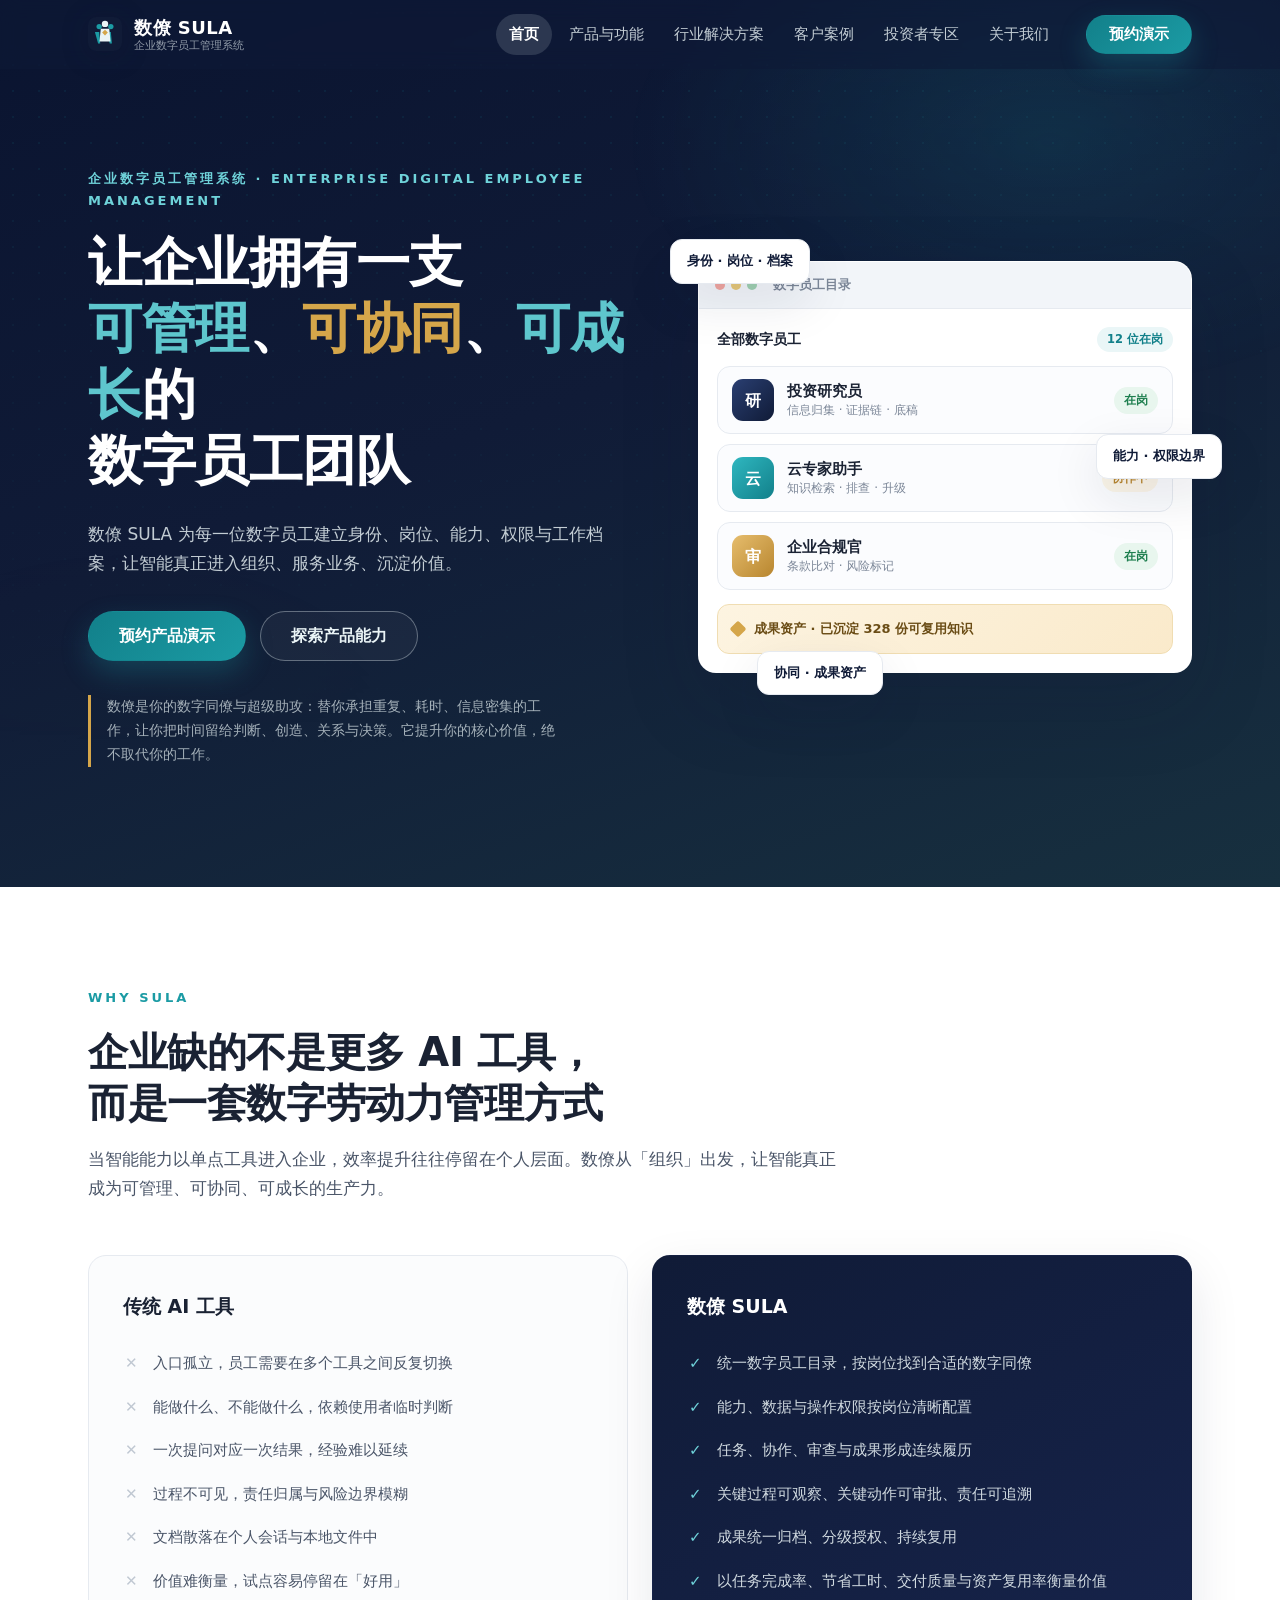
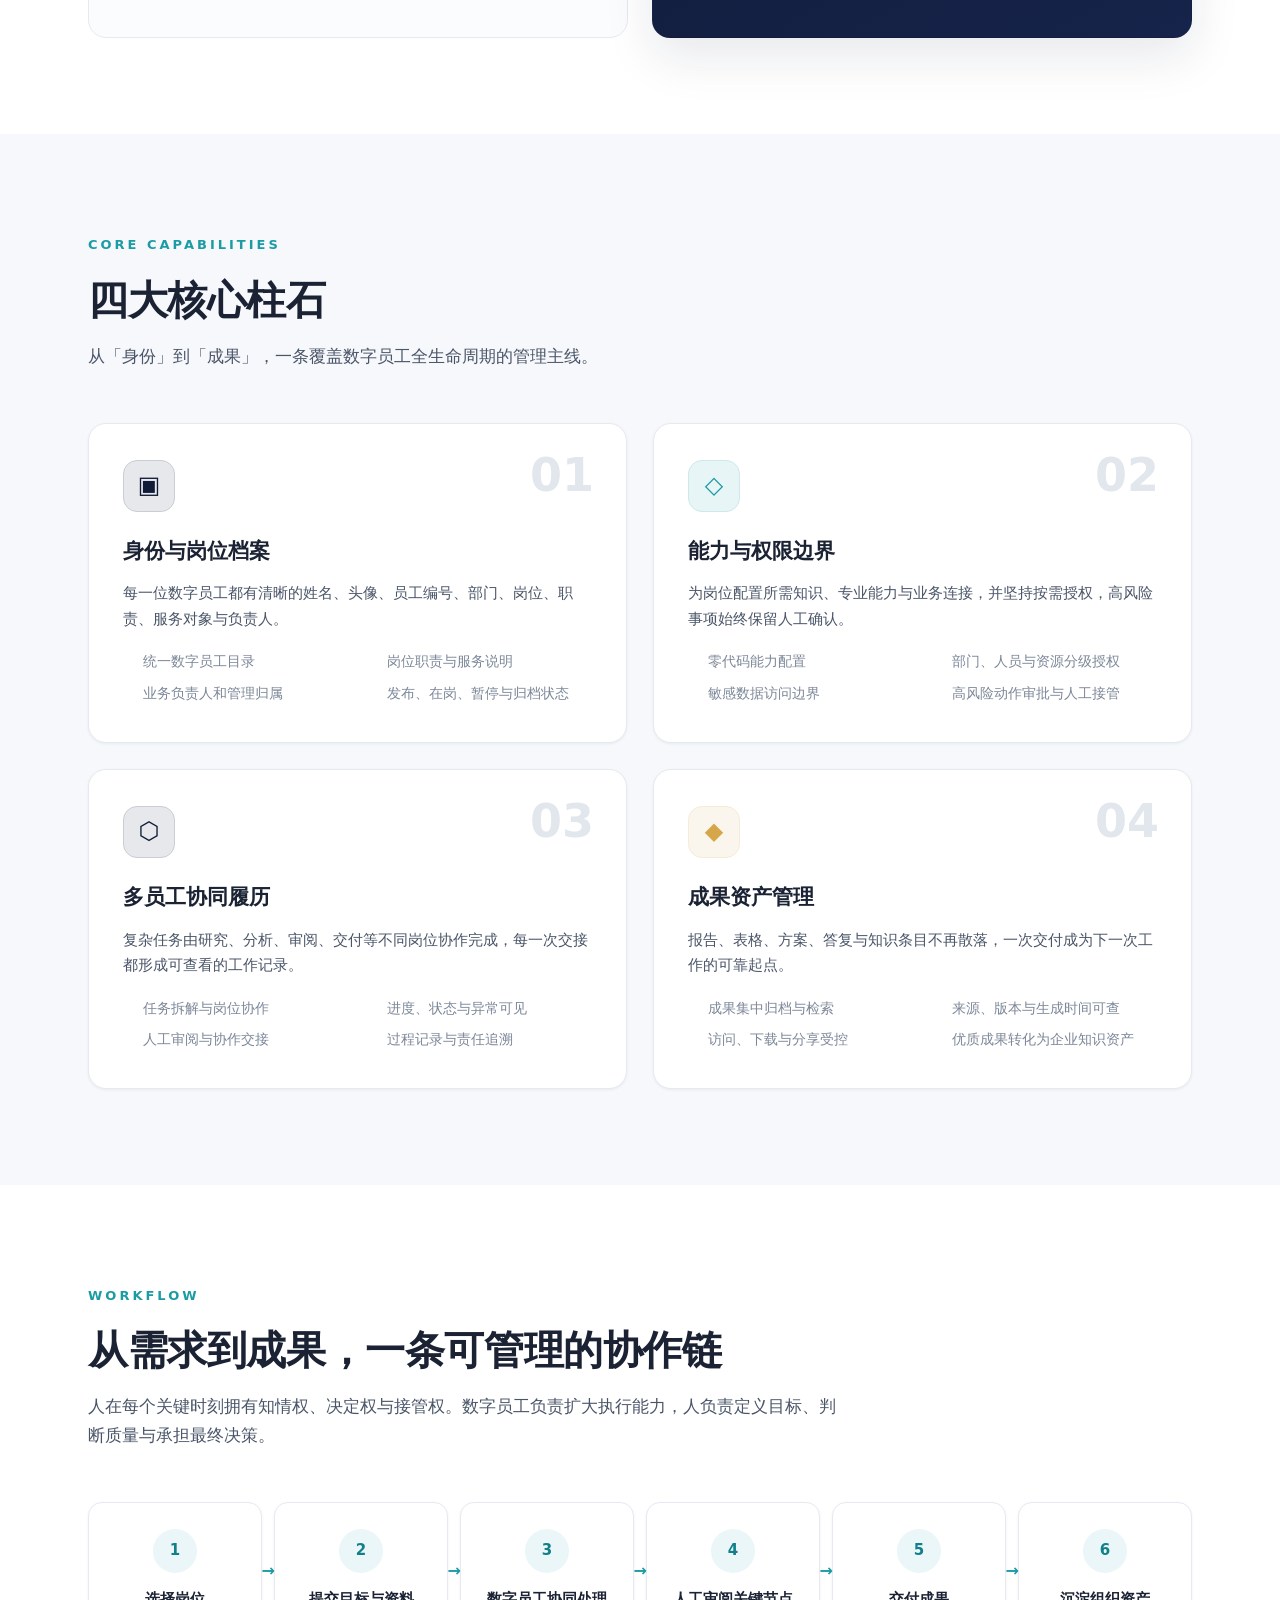
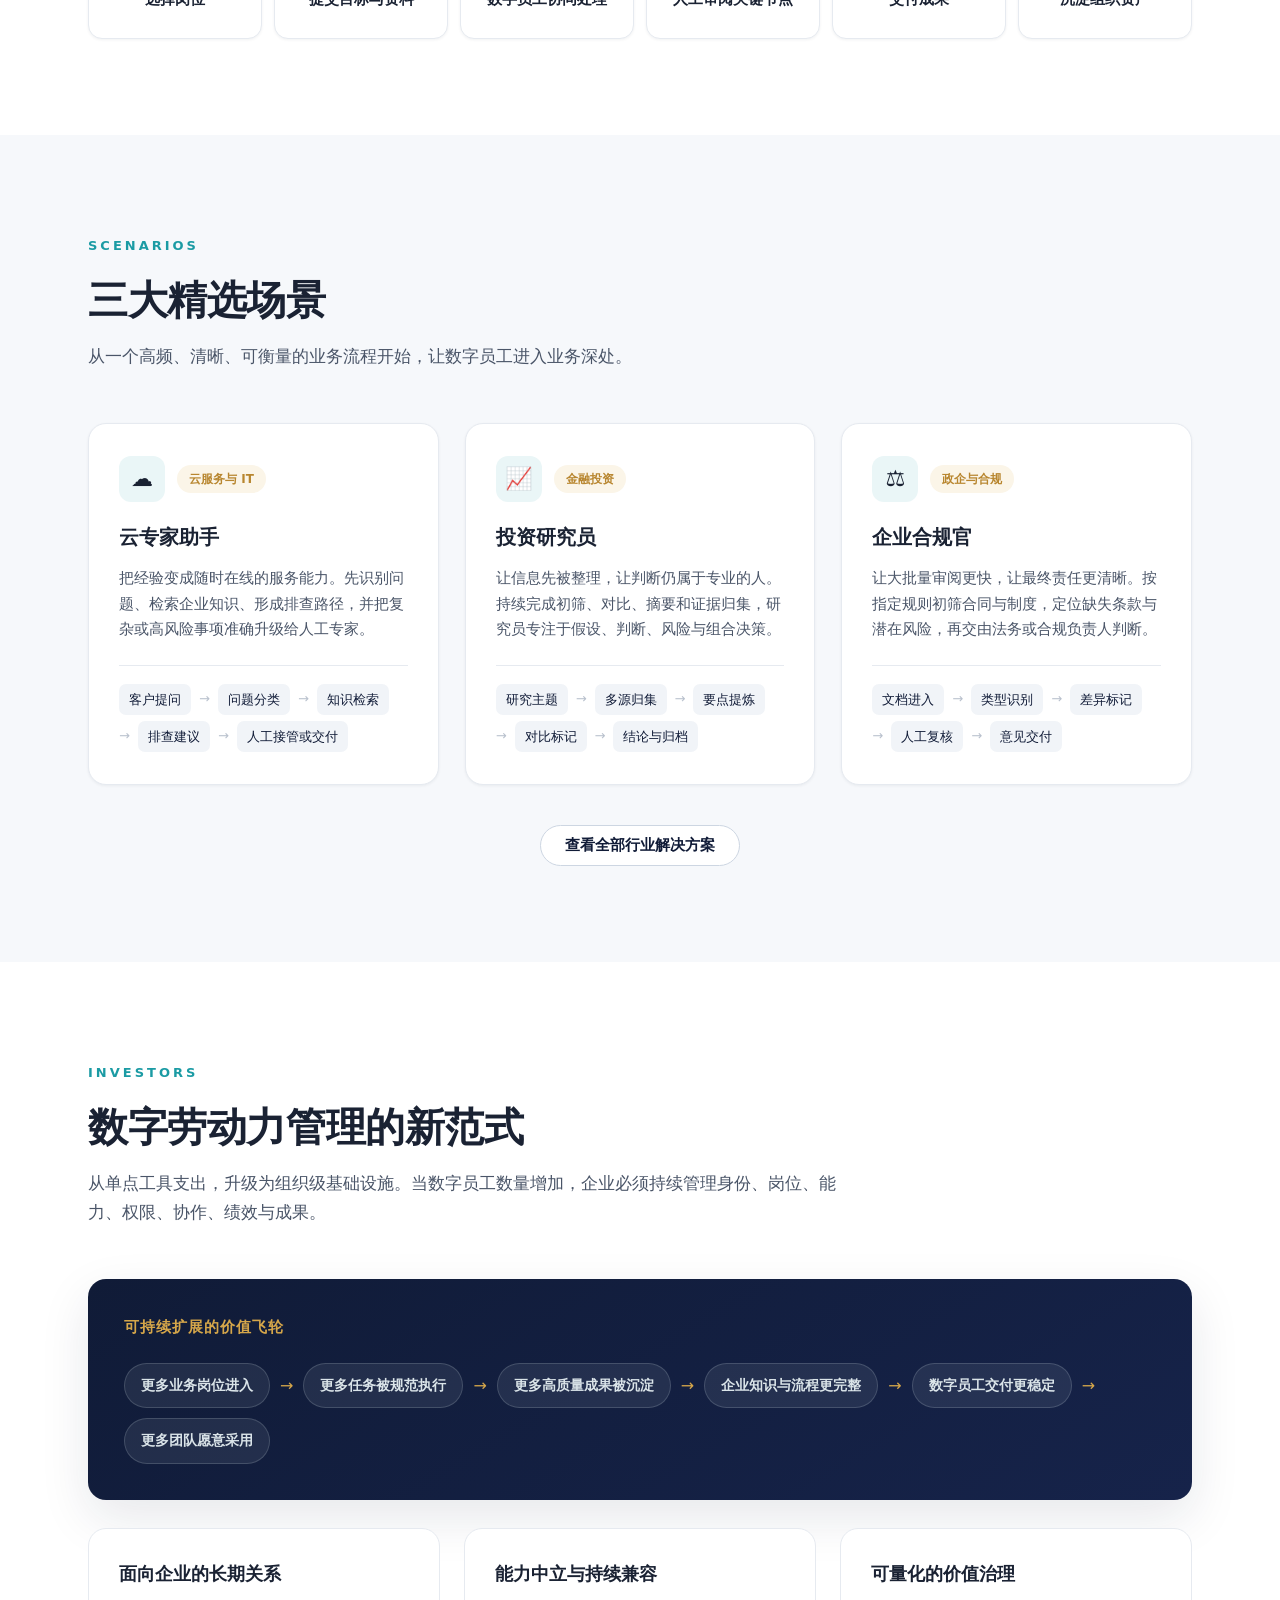
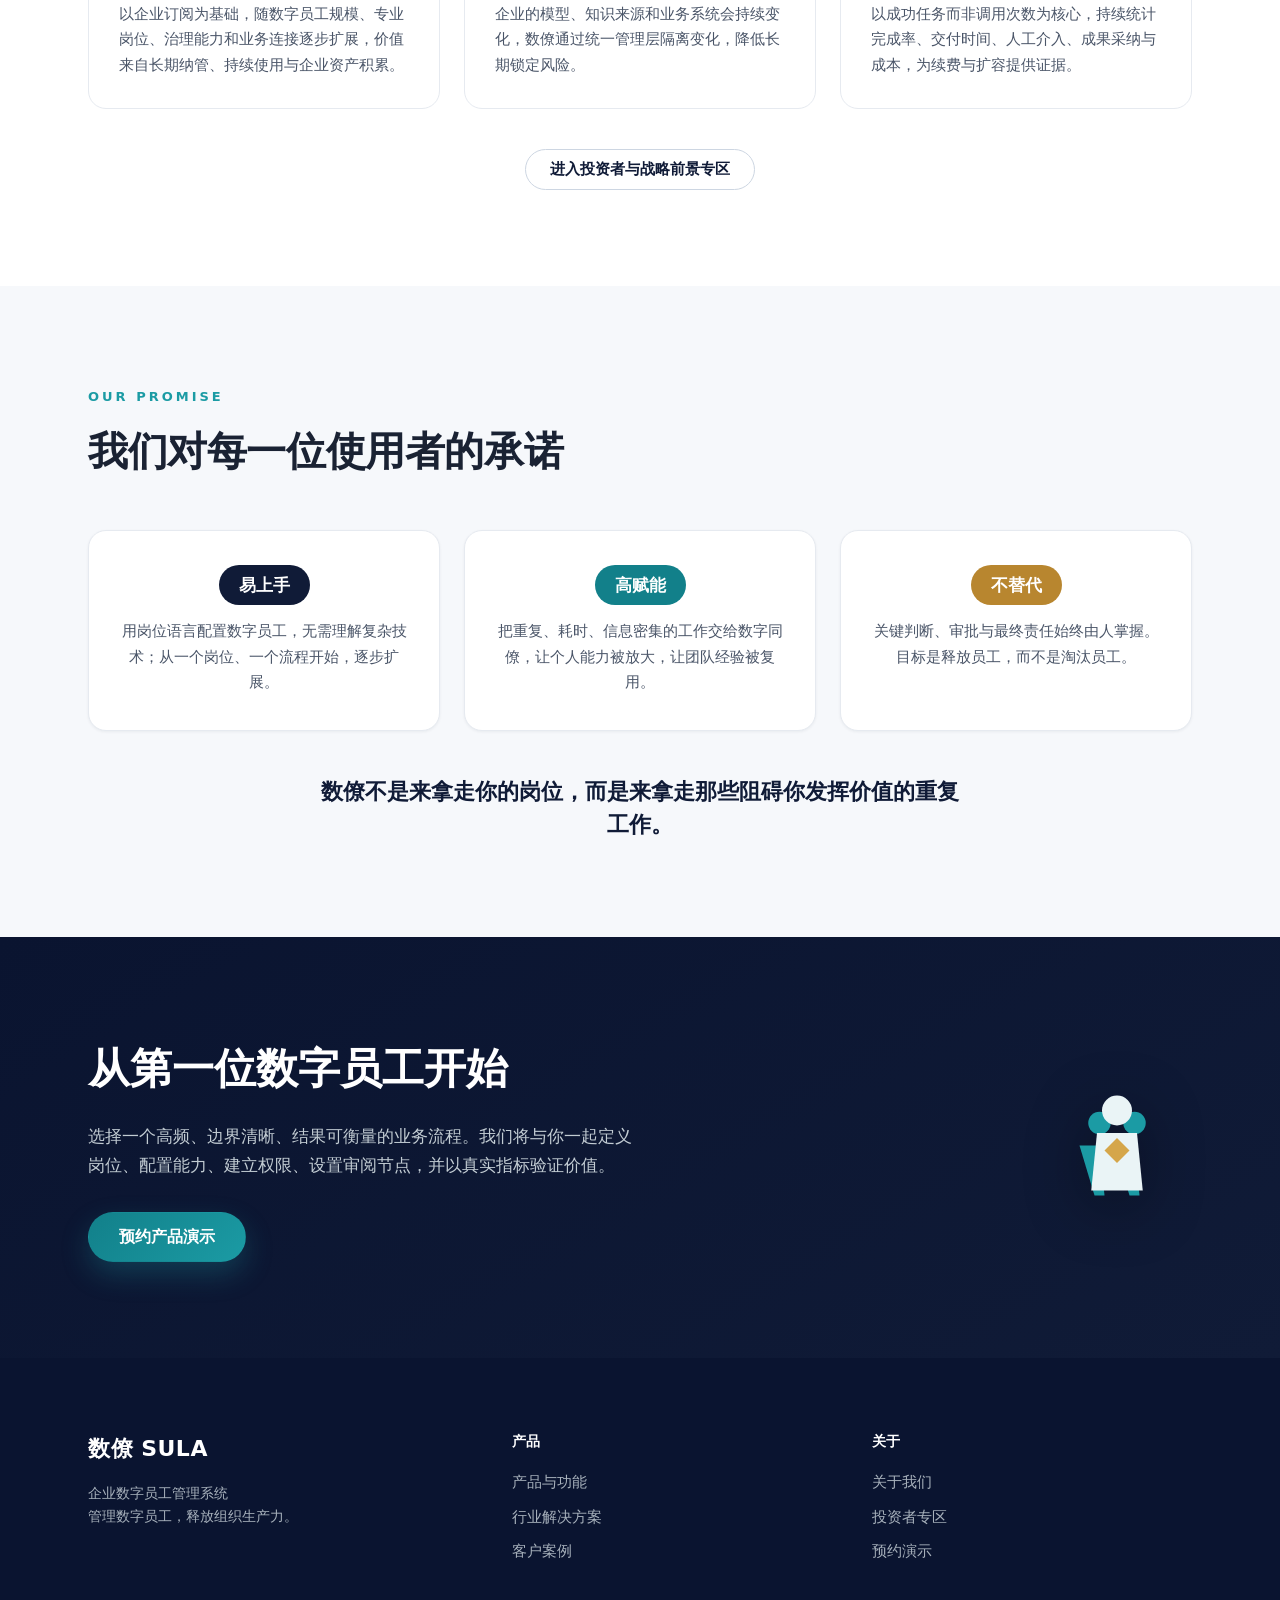
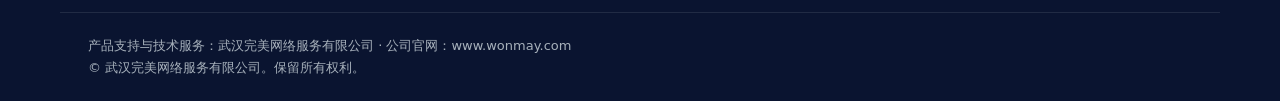
<file: doc/website/index.html>
<!doctype html>
<html lang="zh-CN">
  <head>
    <meta charset="UTF-8" />
    <meta name="viewport" content="width=device-width, initial-scale=1.0" />
    <meta name="description" content="数僚 SULA 是企业数字员工管理系统，帮助企业像管理真实团队一样管理数字员工的岗位、能力、权限、协作与成果。" />
    <title>数僚 SULA · 企业数字员工管理系统</title>
    <link rel="icon" href="data:image/svg+xml,%3Csvg xmlns='http://www.w3.org/2000/svg' viewBox='0 0 64 64'%3E%3Crect width='64' height='64' rx='14' fill='%23101B37'/%3E%3Cpath d='M32 14l6 6-6 6-6-6z' fill='%23D5A64A'/%3E%3C/svg%3E" />
    <link rel="stylesheet" href="styles.css" />
  </head>
  <body>
    <!-- 顶部导航 -->
    <header class="nav" id="nav">
      <div class="container nav-inner">
        <a class="brand" href="index.html" aria-label="数僚 SULA 首页">
          <span class="brand-mark" aria-hidden="true">
            <svg viewBox="0 0 64 64" width="34" height="34" role="img" aria-label="数僚 SULA 标识">
              <rect width="64" height="64" rx="15" fill="#101B37"/>
              <g>
                <circle cx="21" cy="18" r="5" fill="#1B9BA4"/>
                <path d="M13 28l8 0 2 22-4 0z" fill="#1B9BA4"/>
                <circle cx="43" cy="18" r="5" fill="#1B9BA4"/>
                <path d="M35 28l8 0 2 22-4 0z" fill="#1B9BA4"/>
                <circle cx="32" cy="13" r="6" fill="#EAF4F6"/>
                <path d="M24 22l16 0 2.4 24-20.8 0z" fill="#EAF4F6"/>
                <path d="M32 24l5.4 5.4-5.4 5.4-5.4-5.4z" fill="#D5A64A"/>
              </g>
            </svg>
          </span>
          <span class="brand-text">
            <span class="brand-name">数僚 SULA</span>
            <span class="brand-sub">企业数字员工管理系统</span>
          </span>
        </a>

        <nav class="nav-links" aria-label="主导航">
          <a href="index.html" class="active">首页</a>
          <a href="product.html">产品与功能</a>
          <a href="solutions.html">行业解决方案</a>
          <a href="cases.html">客户案例</a>
          <a href="investors.html">投资者专区</a>
          <a href="about.html">关于我们</a>
        </nav>

        <a class="btn btn-primary nav-cta" href="about.html#demo">预约演示</a>

        <button class="nav-toggle" id="navToggle" aria-label="展开菜单" aria-expanded="false">
          <span></span><span></span><span></span>
        </button>
      </div>
    </header>

    <main>
      <!-- 首屏 -->
      <section class="hero" id="hero">
        <div class="hero-bg" aria-hidden="true"></div>
        <div class="container hero-inner">
          <div class="hero-copy">
            <p class="eyebrow light">企业数字员工管理系统 · Enterprise Digital Employee Management</p>
            <h1>让企业拥有一支<br /><span class="accent-cyan">可管理</span>、<span class="accent-gold">可协同</span>、<span class="accent-cyan">可成长</span>的<br />数字员工团队</h1>
            <p class="hero-lede">
              数僚 SULA 为每一位数字员工建立身份、岗位、能力、权限与工作档案，让智能真正进入组织、服务业务、沉淀价值。
            </p>
            <div class="hero-actions">
              <a class="btn btn-primary btn-lg" href="about.html#demo">预约产品演示</a>
              <a class="btn btn-ghost btn-lg" href="product.html">探索产品能力</a>
            </div>
            <p class="hero-note">数僚是你的数字同僚与超级助攻：替你承担重复、耗时、信息密集的工作，让你把时间留给判断、创造、关系与决策。它提升你的核心价值，绝不取代你的工作。</p>
          </div>

          <div class="hero-visual" aria-hidden="true">
            <div class="window">
              <div class="window-bar">
                <span class="dot"></span><span class="dot"></span><span class="dot"></span>
                <span class="window-title">数字员工目录</span>
              </div>
              <div class="window-body">
                <div class="dir-head">
                  <span>全部数字员工</span>
                  <span class="pill-online">12 位在岗</span>
                </div>
                <div class="emp-card">
                  <span class="avatar av-navy">研</span>
                  <span class="emp-info">
                    <strong>投资研究员</strong>
                    <small>信息归集 · 证据链 · 底稿</small>
                  </span>
                  <span class="status online">在岗</span>
                </div>
                <div class="emp-card">
                  <span class="avatar av-cyan">云</span>
                  <span class="emp-info">
                    <strong>云专家助手</strong>
                    <small>知识检索 · 排查 · 升级</small>
                  </span>
                  <span class="status busy">协作中</span>
                </div>
                <div class="emp-card">
                  <span class="avatar av-gold">审</span>
                  <span class="emp-info">
                    <strong>企业合规官</strong>
                    <small>条款比对 · 风险标记</small>
                  </span>
                  <span class="status online">在岗</span>
                </div>
                <div class="dir-result">
                  <span class="diamond" aria-hidden="true"></span>
                  <span>成果资产 · 已沉淀 328 份可复用知识</span>
                </div>
              </div>
            </div>
            <div class="float-chip chip-1">身份 · 岗位 · 档案</div>
            <div class="float-chip chip-2">能力 · 权限边界</div>
            <div class="float-chip chip-3">协同 · 成果资产</div>
          </div>
        </div>
      </section>

      <!-- 为何数僚 / 对比 -->
      <section class="section" id="problem">
        <div class="container">
          <div class="section-head reveal">
            <p class="eyebrow">WHY SULA</p>
            <h2>企业缺的不是更多 AI 工具，<br />而是一套数字劳动力管理方式</h2>
            <p class="section-sub">当智能能力以单点工具进入企业，效率提升往往停留在个人层面。数僚从「组织」出发，让智能真正成为可管理、可协同、可成长的生产力。</p>
          </div>

          <div class="compare-grid reveal">
            <div class="compare-card is-old">
              <h3>传统 AI 工具</h3>
              <ul>
                <li>入口孤立，员工需要在多个工具之间反复切换</li>
                <li>能做什么、不能做什么，依赖使用者临时判断</li>
                <li>一次提问对应一次结果，经验难以延续</li>
                <li>过程不可见，责任归属与风险边界模糊</li>
                <li>文档散落在个人会话与本地文件中</li>
                <li>价值难衡量，试点容易停留在「好用」</li>
              </ul>
            </div>
            <div class="compare-card is-new">
              <h3>数僚 SULA</h3>
              <ul>
                <li>统一数字员工目录，按岗位找到合适的数字同僚</li>
                <li>能力、数据与操作权限按岗位清晰配置</li>
                <li>任务、协作、审查与成果形成连续履历</li>
                <li>关键过程可观察、关键动作可审批、责任可追溯</li>
                <li>成果统一归档、分级授权、持续复用</li>
                <li>以任务完成率、节省工时、交付质量与资产复用率衡量价值</li>
              </ul>
            </div>
          </div>
        </div>
      </section>

      <!-- 四大核心柱石 -->
      <section class="section section-alt" id="pillars">
        <div class="container">
          <div class="section-head reveal">
            <p class="eyebrow">CORE CAPABILITIES</p>
            <h2>四大核心柱石</h2>
            <p class="section-sub">从「身份」到「成果」，一条覆盖数字员工全生命周期的管理主线。</p>
          </div>

          <div class="pillars-grid">
            <article class="pillar reveal">
              <span class="pillar-num">01</span>
              <div class="pillar-icon" style="--c: #101B37">▣</div>
              <h3>身份与岗位档案</h3>
              <p>每一位数字员工都有清晰的姓名、头像、员工编号、部门、岗位、职责、服务对象与负责人。</p>
              <ul>
                <li>统一数字员工目录</li>
                <li>岗位职责与服务说明</li>
                <li>业务负责人和管理归属</li>
                <li>发布、在岗、暂停与归档状态</li>
              </ul>
            </article>
            <article class="pillar reveal">
              <span class="pillar-num">02</span>
              <div class="pillar-icon" style="--c: #1B9BA4">◇</div>
              <h3>能力与权限边界</h3>
              <p>为岗位配置所需知识、专业能力与业务连接，并坚持按需授权，高风险事项始终保留人工确认。</p>
              <ul>
                <li>零代码能力配置</li>
                <li>部门、人员与资源分级授权</li>
                <li>敏感数据访问边界</li>
                <li>高风险动作审批与人工接管</li>
              </ul>
            </article>
            <article class="pillar reveal">
              <span class="pillar-num">03</span>
              <div class="pillar-icon" style="--c: #101B37">⬡</div>
              <h3>多员工协同履历</h3>
              <p>复杂任务由研究、分析、审阅、交付等不同岗位协作完成，每一次交接都形成可查看的工作记录。</p>
              <ul>
                <li>任务拆解与岗位协作</li>
                <li>进度、状态与异常可见</li>
                <li>人工审阅与协作交接</li>
                <li>过程记录与责任追溯</li>
              </ul>
            </article>
            <article class="pillar reveal">
              <span class="pillar-num">04</span>
              <div class="pillar-icon" style="--c: #D5A64A">◆</div>
              <h3>成果资产管理</h3>
              <p>报告、表格、方案、答复与知识条目不再散落，一次交付成为下一次工作的可靠起点。</p>
              <ul>
                <li>成果集中归档与检索</li>
                <li>来源、版本与生成时间可查</li>
                <li>访问、下载与分享受控</li>
                <li>优质成果转化为企业知识资产</li>
              </ul>
            </article>
          </div>
        </div>
      </section>

      <!-- 协作链 -->
      <section class="section" id="workflow">
        <div class="container">
          <div class="section-head reveal">
            <p class="eyebrow">WORKFLOW</p>
            <h2>从需求到成果，一条可管理的协作链</h2>
            <p class="section-sub">人在每个关键时刻拥有知情权、决定权与接管权。数字员工负责扩大执行能力，人负责定义目标、判断质量与承担最终决策。</p>
          </div>

          <ol class="flow reveal">
            <li><span class="flow-dot"></span><strong>选择岗位</strong></li>
            <li><span class="flow-dot"></span><strong>提交目标与资料</strong></li>
            <li><span class="flow-dot"></span><strong>数字员工协同处理</strong></li>
            <li><span class="flow-dot"></span><strong>人工审阅关键节点</strong></li>
            <li><span class="flow-dot"></span><strong>交付成果</strong></li>
            <li><span class="flow-dot"></span><strong>沉淀组织资产</strong></li>
          </ol>
        </div>
      </section>

      <!-- 三大精选场景 -->
      <section class="section section-alt" id="scenarios">
        <div class="container">
          <div class="section-head reveal">
            <p class="eyebrow">SCENARIOS</p>
            <h2>三大精选场景</h2>
            <p class="section-sub">从一个高频、清晰、可衡量的业务流程开始，让数字员工进入业务深处。</p>
          </div>

          <div class="scene-grid">
            <article class="scene reveal">
              <div class="scene-top">
                <span class="scene-icon">☁</span>
                <span class="scene-tag">云服务与 IT</span>
              </div>
              <h3>云专家助手</h3>
              <p>把经验变成随时在线的服务能力。先识别问题、检索企业知识、形成排查路径，并把复杂或高风险事项准确升级给人工专家。</p>
              <div class="scene-flow">
                <span>客户提问</span><i>→</i><span>问题分类</span><i>→</i><span>知识检索</span><i>→</i><span>排查建议</span><i>→</i><span>人工接管或交付</span>
              </div>
            </article>
            <article class="scene reveal">
              <div class="scene-top">
                <span class="scene-icon">📈</span>
                <span class="scene-tag">金融投资</span>
              </div>
              <h3>投资研究员</h3>
              <p>让信息先被整理，让判断仍属于专业的人。持续完成初筛、对比、摘要和证据归集，研究员专注于假设、判断、风险与组合决策。</p>
              <div class="scene-flow">
                <span>研究主题</span><i>→</i><span>多源归集</span><i>→</i><span>要点提炼</span><i>→</i><span>对比标记</span><i>→</i><span>结论与归档</span>
              </div>
            </article>
            <article class="scene reveal">
              <div class="scene-top">
                <span class="scene-icon">⚖</span>
                <span class="scene-tag">政企与合规</span>
              </div>
              <h3>企业合规官</h3>
              <p>让大批量审阅更快，让最终责任更清晰。按指定规则初筛合同与制度，定位缺失条款与潜在风险，再交由法务或合规负责人判断。</p>
              <div class="scene-flow">
                <span>文档进入</span><i>→</i><span>类型识别</span><i>→</i><span>差异标记</span><i>→</i><span>人工复核</span><i>→</i><span>意见交付</span>
              </div>
            </article>
          </div>

          <div style="margin-top: 40px; text-align: center;">
            <a class="btn btn-outline" href="solutions.html">查看全部行业解决方案</a>
          </div>
        </div>
      </section>

      <!-- 投资者看点 -->
      <section class="section" id="investors">
        <div class="container">
          <div class="section-head reveal">
            <p class="eyebrow">INVESTORS</p>
            <h2>数字劳动力管理的新范式</h2>
            <p class="section-sub">从单点工具支出，升级为组织级基础设施。当数字员工数量增加，企业必须持续管理身份、岗位、能力、权限、协作、绩效与成果。</p>
          </div>

          <div class="flywheel reveal">
            <p class="flywheel-title">可持续扩展的价值飞轮</p>
            <div class="flywheel-steps">
              <span>更多业务岗位进入</span><i>→</i>
              <span>更多任务被规范执行</span><i>→</i>
              <span>更多高质量成果被沉淀</span><i>→</i>
              <span>企业知识与流程更完整</span><i>→</i>
              <span>数字员工交付更稳定</span><i>→</i>
              <span>更多团队愿意采用</span>
            </div>
          </div>

          <div class="investor-points reveal">
            <div class="ipoint">
              <h3>面向企业的长期关系</h3>
              <p>以企业订阅为基础，随数字员工规模、专业岗位、治理能力和业务连接逐步扩展，价值来自长期纳管、持续使用与企业资产积累。</p>
            </div>
            <div class="ipoint">
              <h3>能力中立与持续兼容</h3>
              <p>企业的模型、知识来源和业务系统会持续变化，数僚通过统一管理层隔离变化，降低长期锁定风险。</p>
            </div>
            <div class="ipoint">
              <h3>可量化的价值治理</h3>
              <p>以成功任务而非调用次数为核心，持续统计完成率、交付时间、人工介入、成果采纳与成本，为续费与扩容提供证据。</p>
            </div>
          </div>

          <div style="margin-top: 40px; text-align: center;">
            <a class="btn btn-outline" href="investors.html">进入投资者与战略前景专区</a>
          </div>
        </div>
      </section>

      <!-- 承诺 -->
      <section class="section section-alt" id="promise">
        <div class="container">
          <div class="section-head reveal">
            <p class="eyebrow">OUR PROMISE</p>
            <h2>我们对每一位使用者的承诺</h2>
          </div>

          <div class="promise-grid reveal">
            <div class="promise-card">
              <h3>易上手</h3>
              <p>用岗位语言配置数字员工，无需理解复杂技术；从一个岗位、一个流程开始，逐步扩展。</p>
            </div>
            <div class="promise-card">
              <h3>高赋能</h3>
              <p>把重复、耗时、信息密集的工作交给数字同僚，让个人能力被放大，让团队经验被复用。</p>
            </div>
            <div class="promise-card">
              <h3>不替代</h3>
              <p>关键判断、审批与最终责任始终由人掌握。目标是释放员工，而不是淘汰员工。</p>
            </div>
          </div>

          <p class="promise-quote reveal">数僚不是来拿走你的岗位，而是来拿走那些阻碍你发挥价值的重复工作。</p>
        </div>
      </section>

      <!-- CTA -->
      <section class="cta" id="cta">
        <div class="container cta-inner">
          <div class="cta-copy reveal">
            <h2>从第一位数字员工开始</h2>
            <p>选择一个高频、边界清晰、结果可衡量的业务流程。我们将与你一起定义岗位、配置能力、建立权限、设置审阅节点，并以真实指标验证价值。</p>
            <a class="btn btn-primary btn-lg" href="about.html#demo">预约产品演示</a>
          </div>
          <div class="cta-mark reveal" aria-hidden="true">
            <svg viewBox="0 0 120 120" width="150" height="150">
              <circle cx="46" cy="40" r="9" fill="#1B9BA4"/>
              <path d="M30 58l16 0 4 40-8 0z" fill="#1B9BA4"/>
              <circle cx="74" cy="40" r="9" fill="#1B9BA4"/>
              <path d="M58 58l16 0 4 40-8 0z" fill="#1B9BA4"/>
              <circle cx="60" cy="30" r="12" fill="#EAF4F6"/>
              <path d="M44 48l32 0 4.6 46-41.2 0z" fill="#EAF4F6"/>
              <path d="M60 52l10 10-10 10-10-10z" fill="#D5A64A"/>
            </svg>
          </div>
        </div>
      </section>
    </main>

    <!-- 页脚 -->
    <footer class="footer">
      <div class="container footer-inner">
        <div class="footer-brand">
          <span class="brand-name">数僚 SULA</span>
          <p>企业数字员工管理系统<br />管理数字员工，释放组织生产力。</p>
        </div>
        <div class="footer-col">
          <h4>产品</h4>
          <nav class="footer-links" aria-label="页脚导航">
            <a href="product.html">产品与功能</a>
            <a href="solutions.html">行业解决方案</a>
            <a href="cases.html">客户案例</a>
          </nav>
        </div>
        <div class="footer-col">
          <h4>关于</h4>
          <nav class="footer-links" aria-label="页脚导航">
            <a href="about.html">关于我们</a>
            <a href="investors.html">投资者专区</a>
            <a href="about.html#demo">预约演示</a>
          </nav>
        </div>
      </div>
      <div class="container footer-bottom">
        <p>产品支持与技术服务：武汉完美网络服务有限公司 · 公司官网：<a href="https://www.wonmay.com/" target="_blank" rel="noopener">www.wonmay.com</a></p>
        <p>© 武汉完美网络服务有限公司。保留所有权利。</p>
      </div>
    </footer>

    <script src="script.js"></script>
  </body>
</html>
</file>
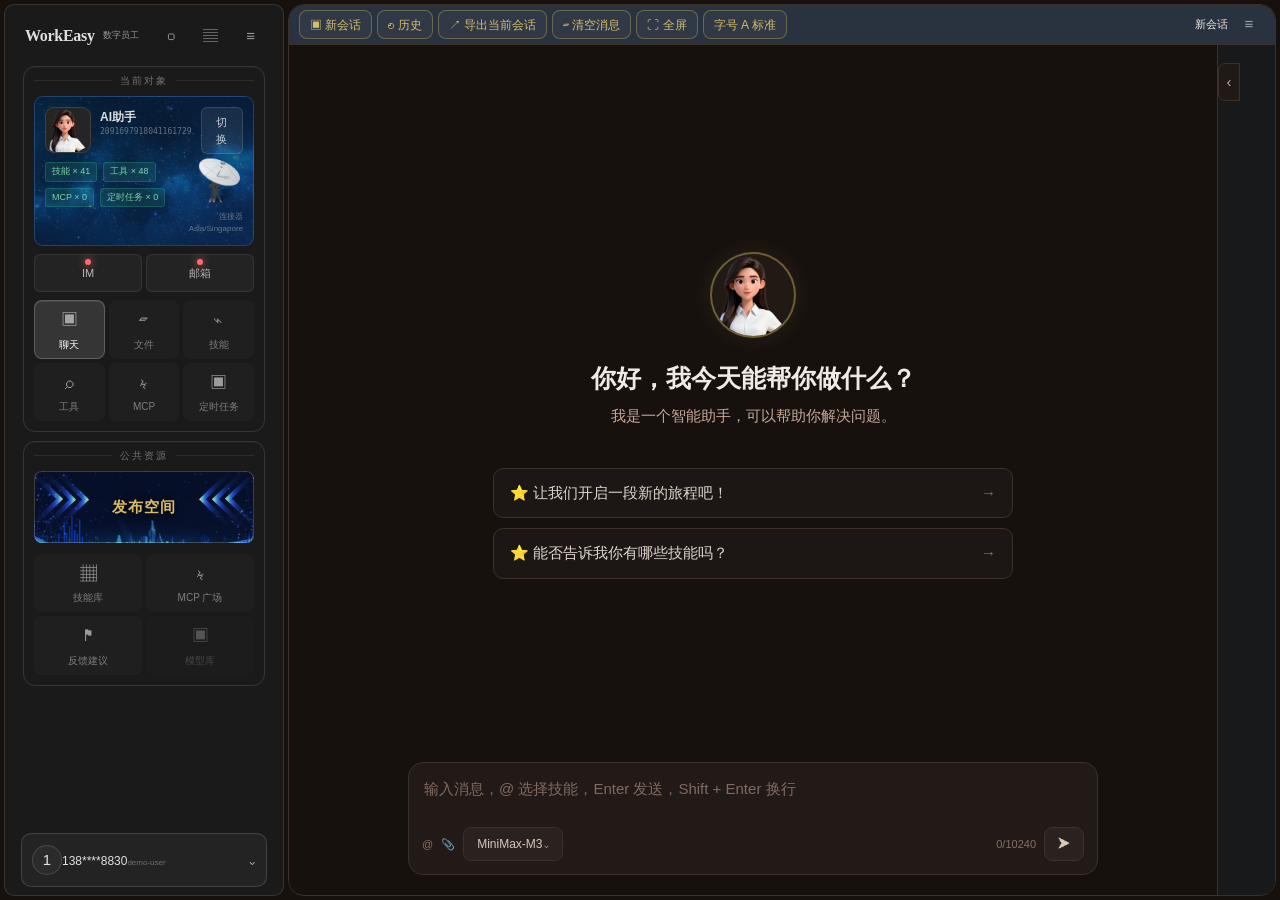
<file: doc/workeasy-static-ui/index.html>
<!doctype html>
<html lang="zh-CN">
  <head>
    <meta charset="UTF-8" />
    <meta name="viewport" content="width=device-width, initial-scale=1.0" />
    <meta name="color-scheme" content="dark" />
    <title>WorkEasy 数字员工 · 静态 UI 研究版</title>
    <link rel="icon" href="assets/11958527f2dd7b34.ico" />
    <link rel="stylesheet" href="styles.css" />
  </head>
  <body>
    <div id="app"></div>
    <script src="app.js"></script>
  </body>
</html>
</file>
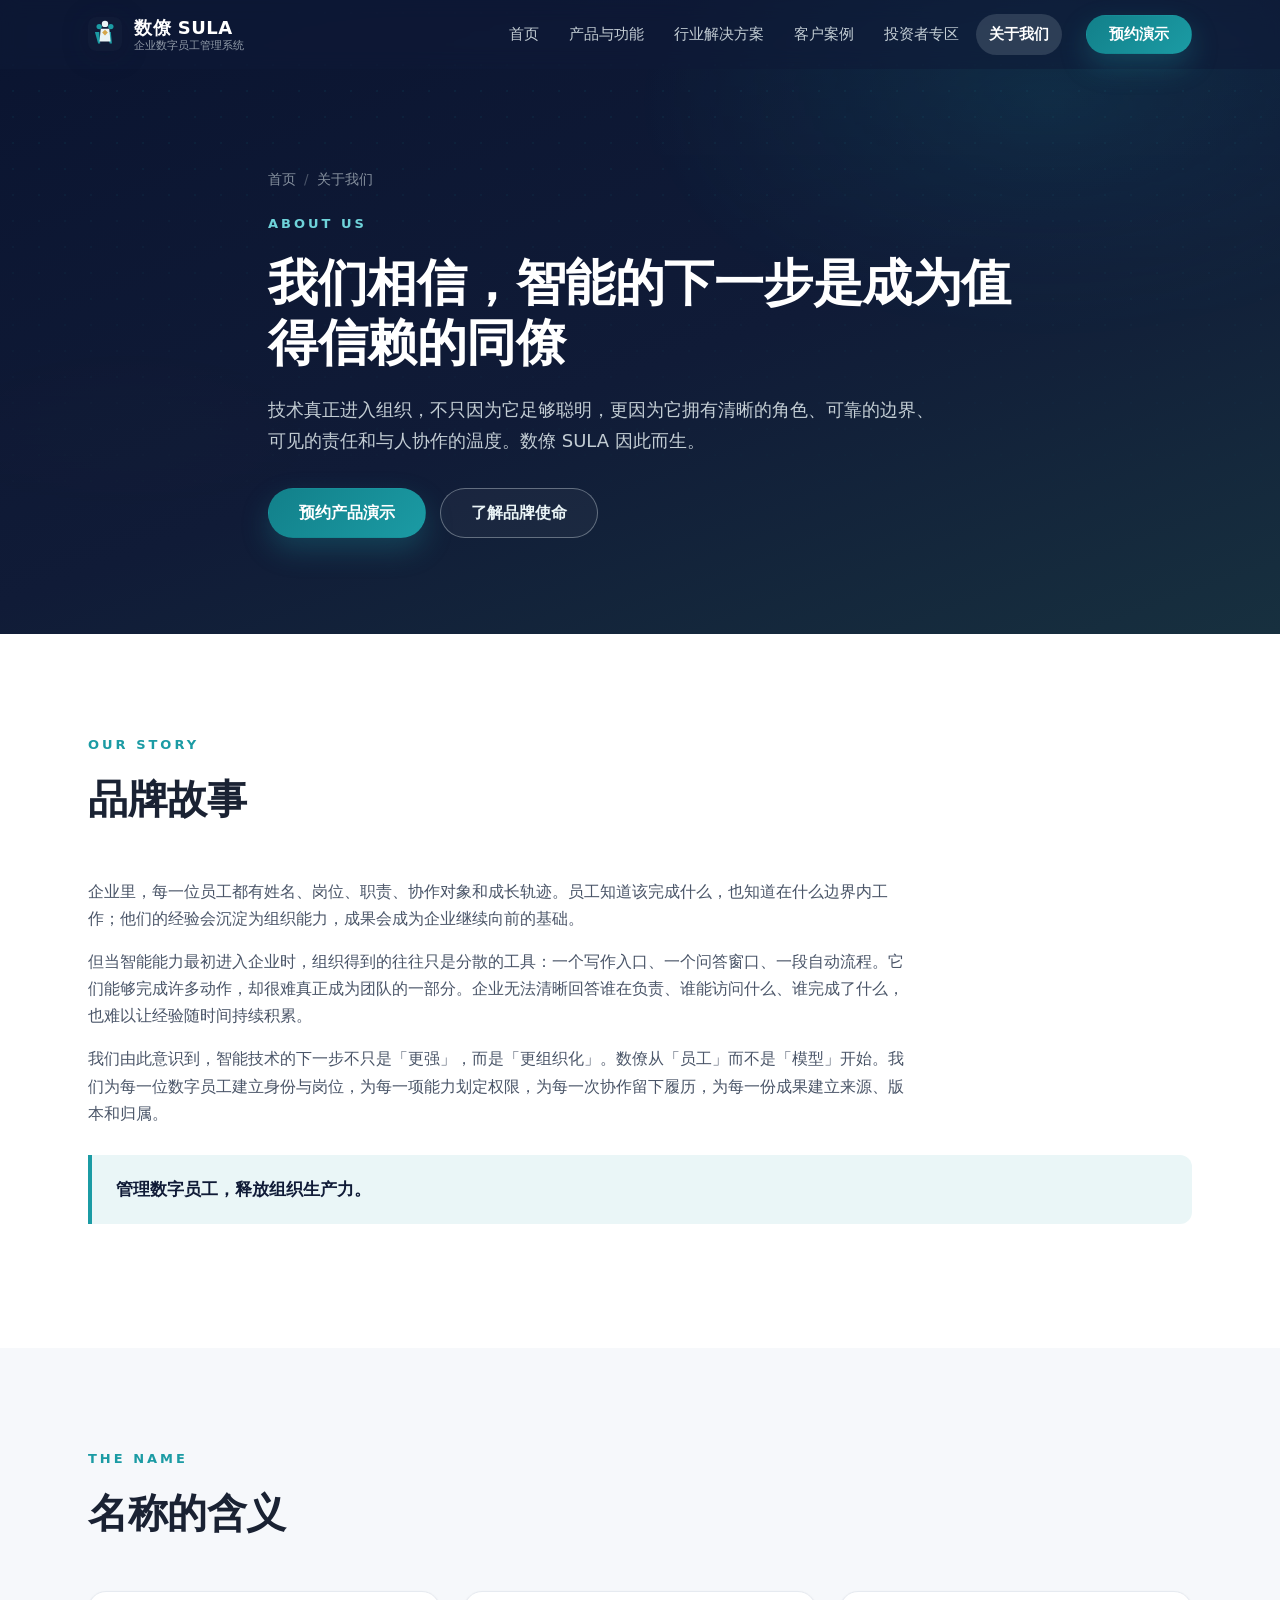
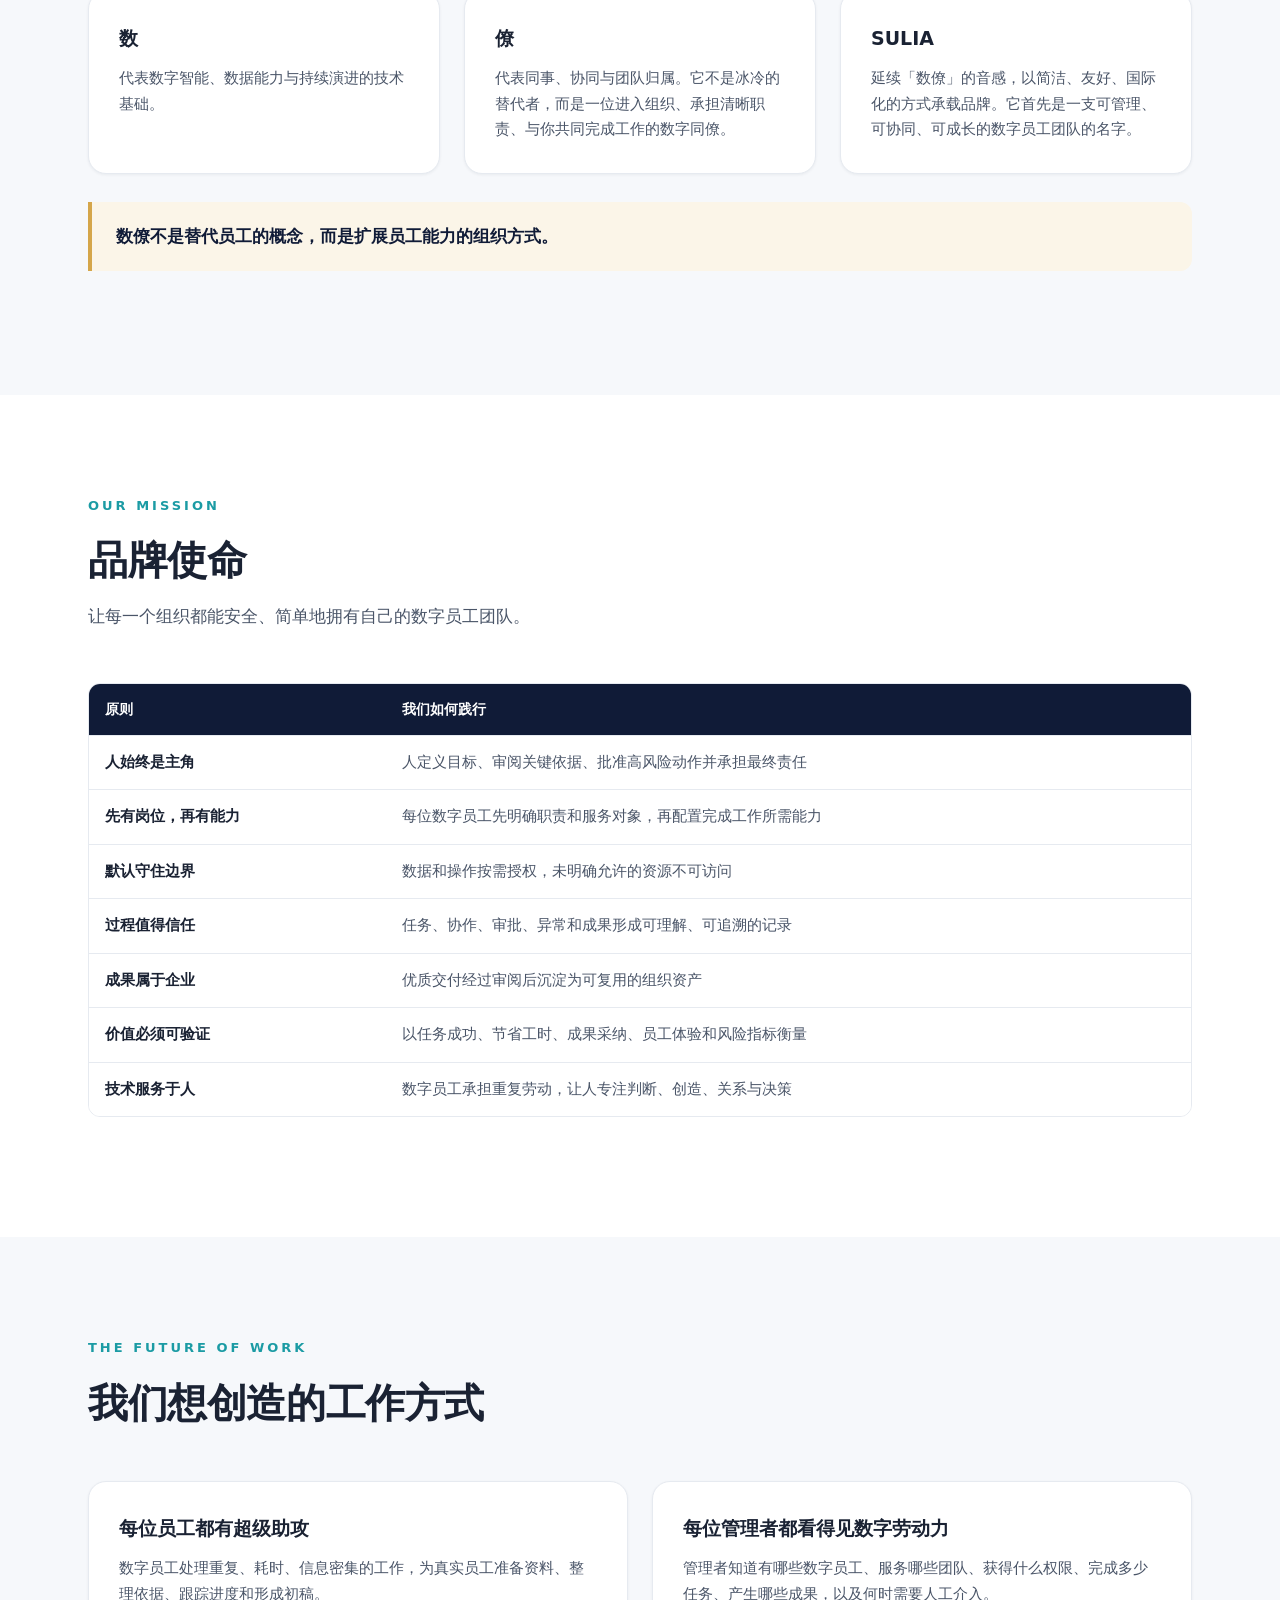
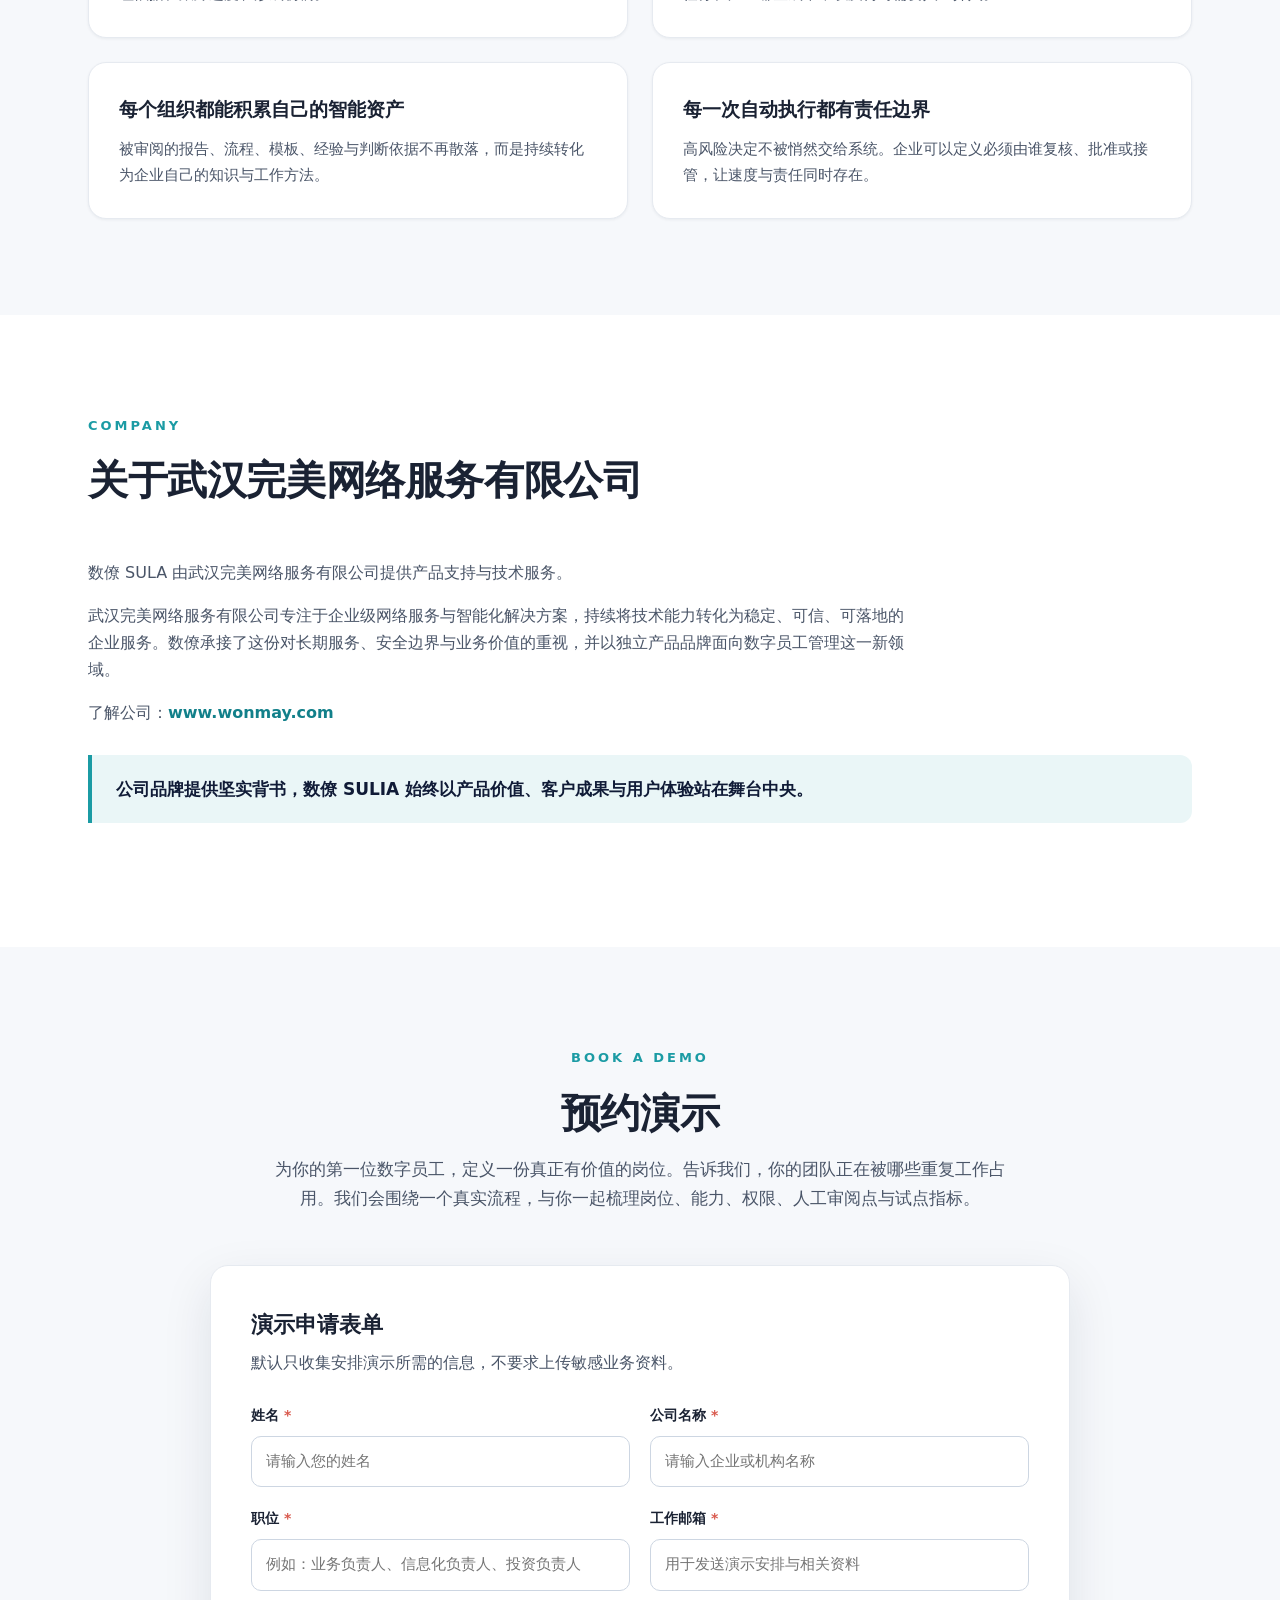
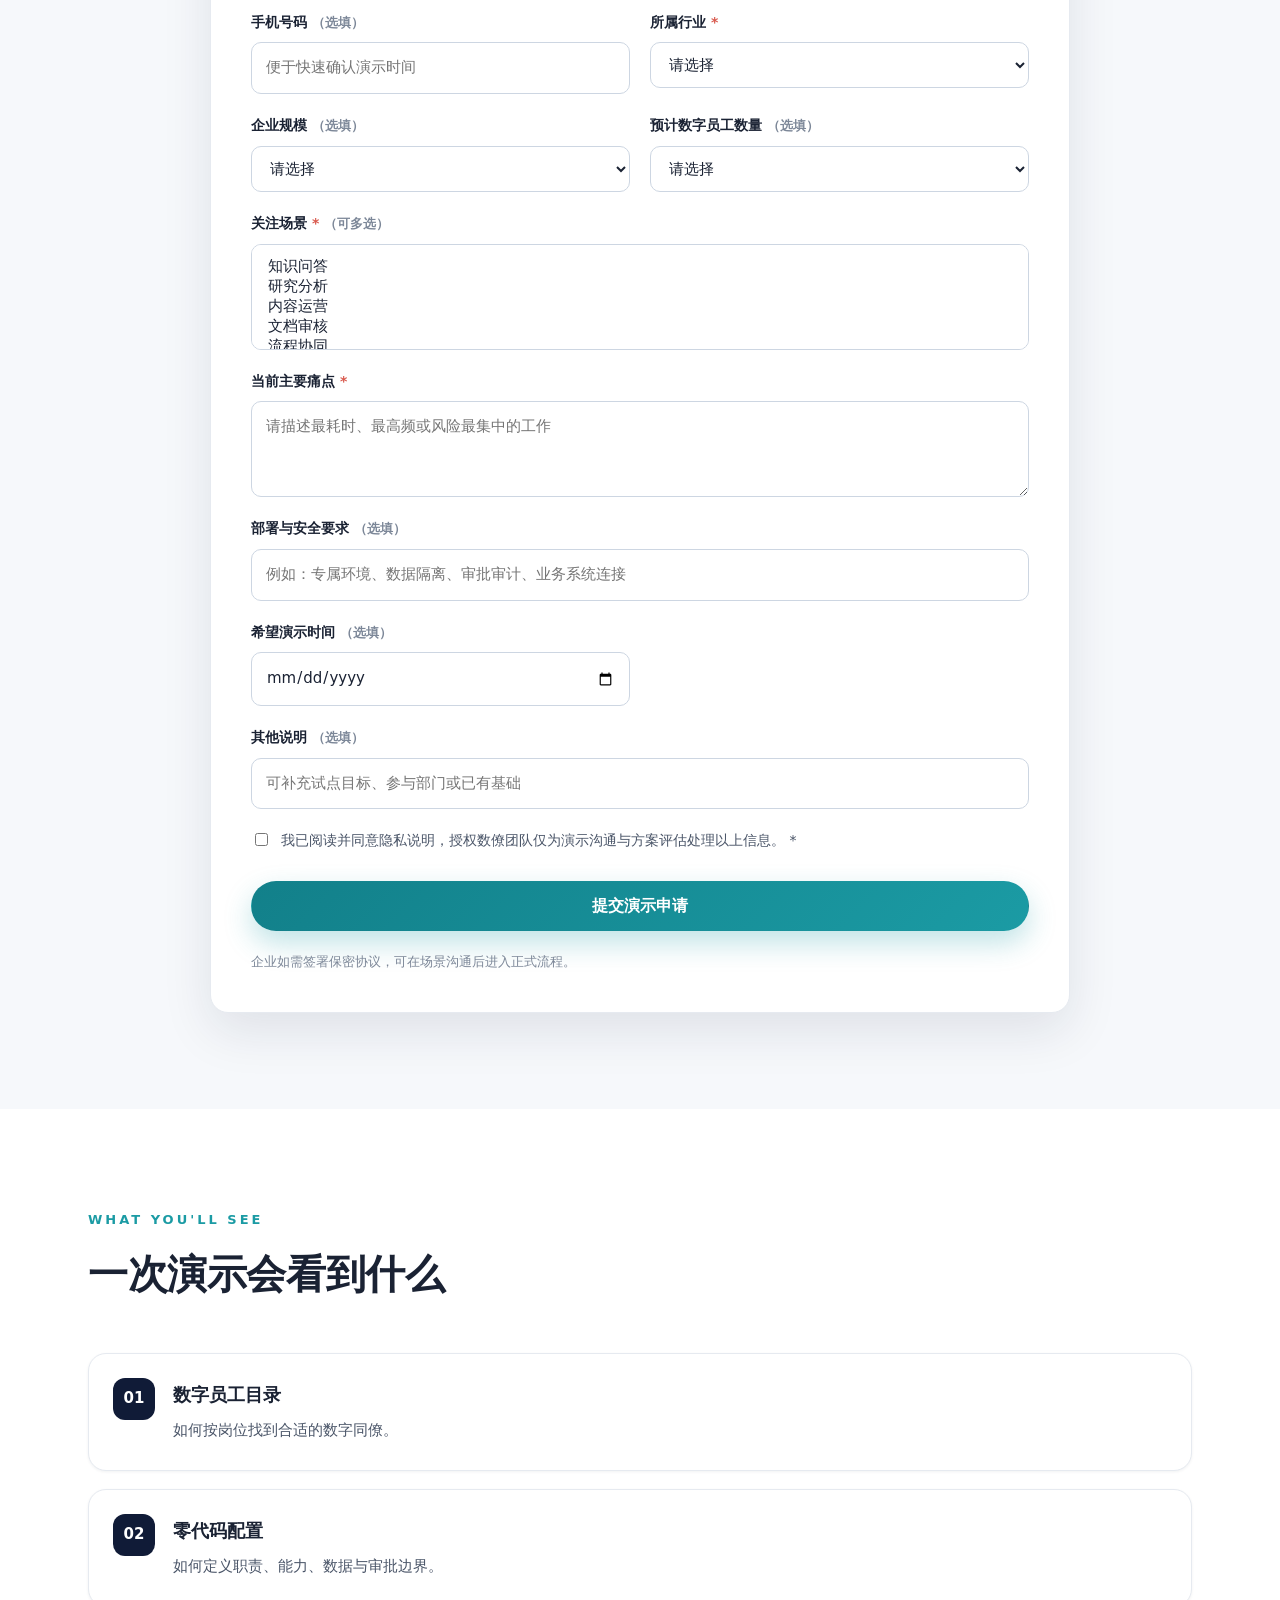
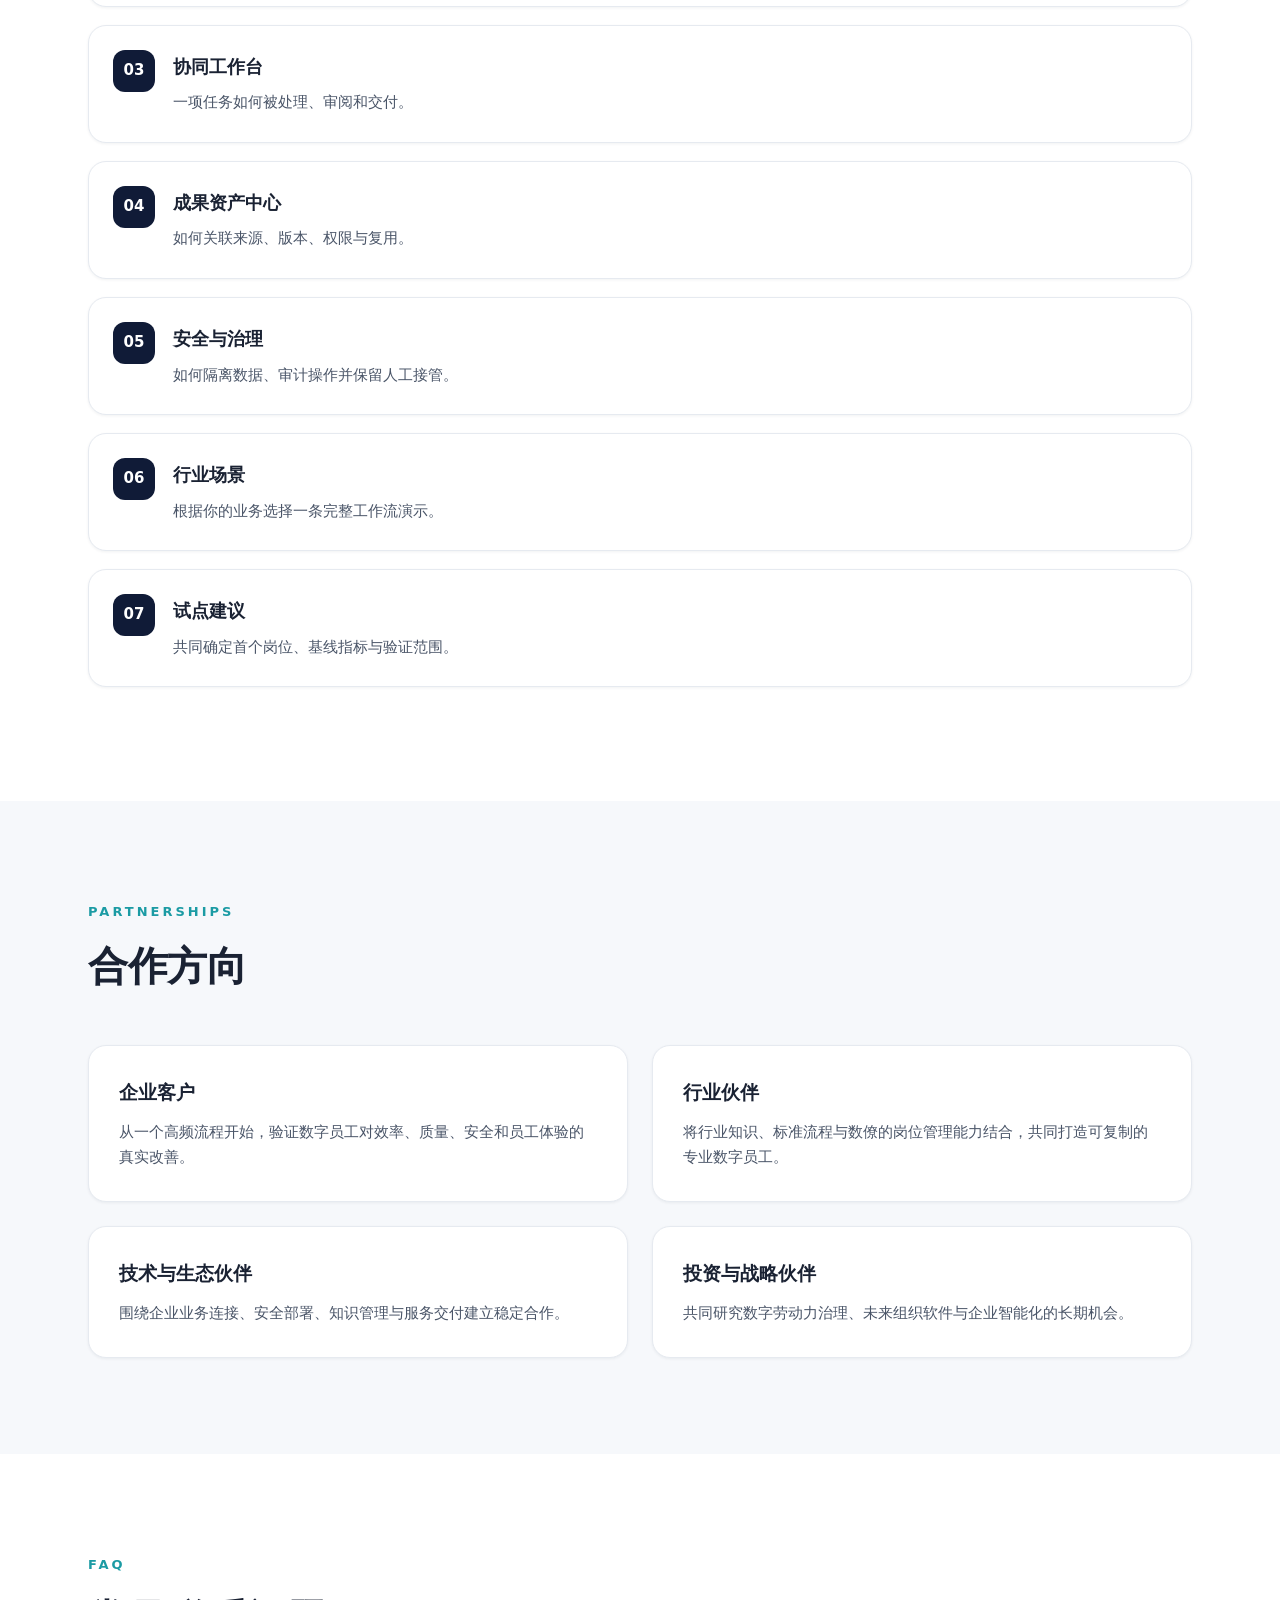
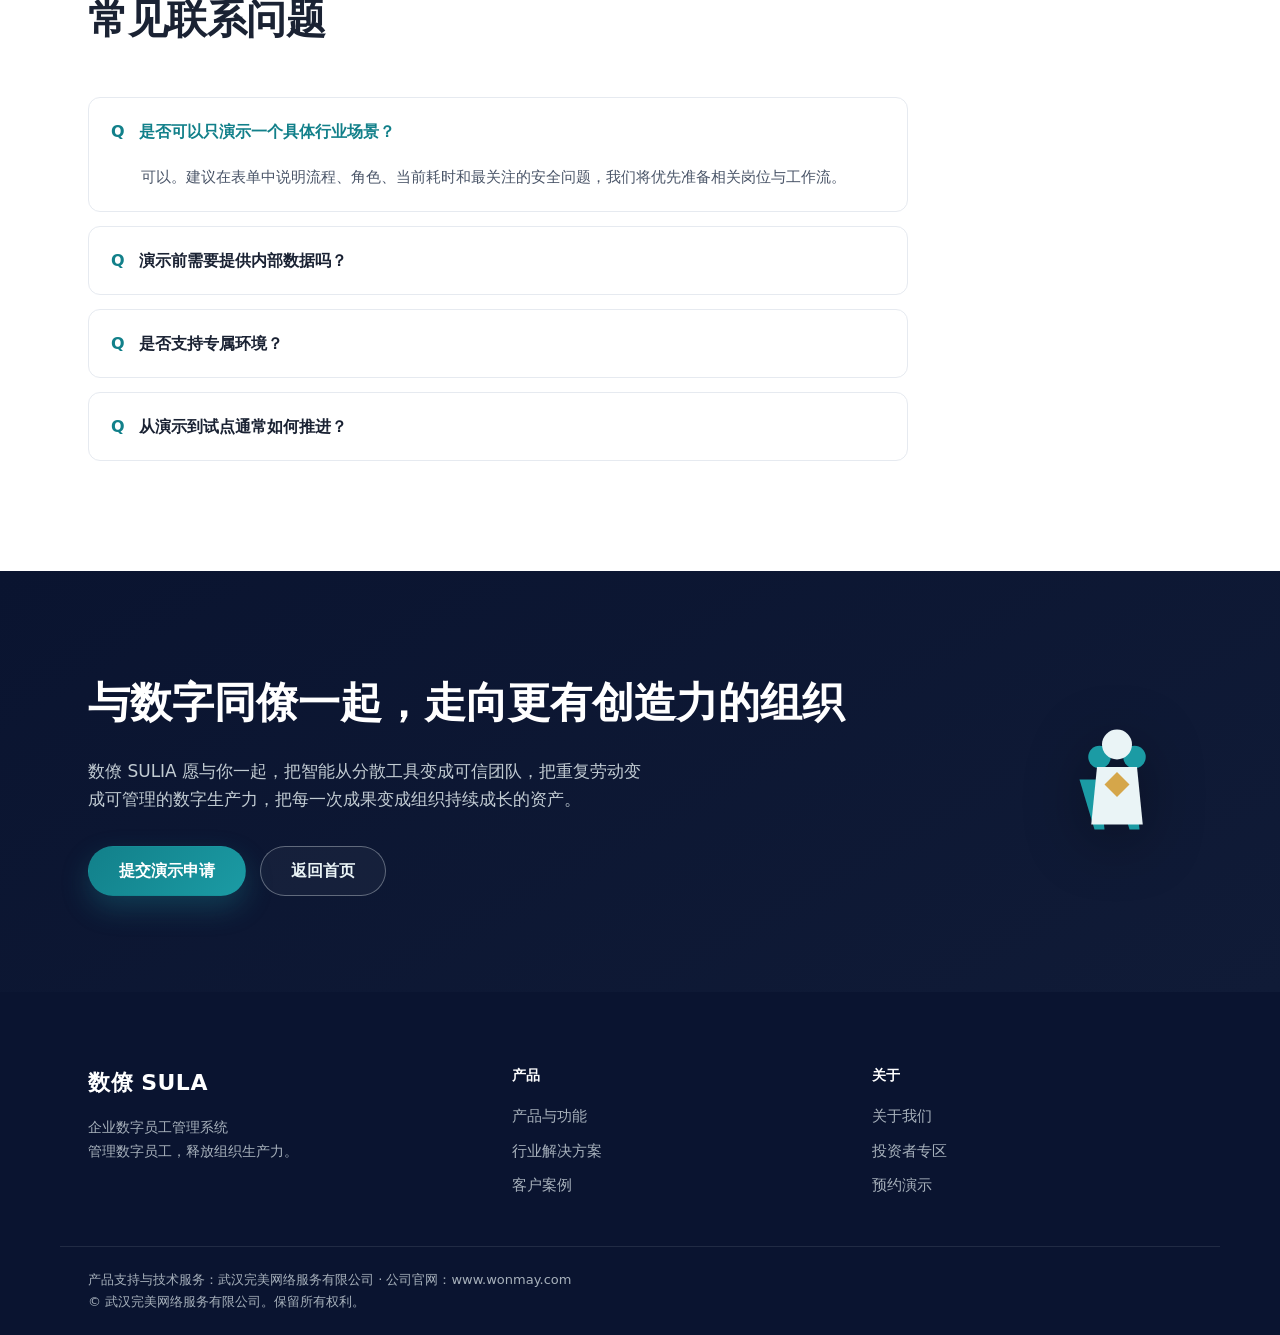
<file: doc/website/about.html>
<!doctype html>
<html lang="zh-CN">
  <head>
    <meta charset="UTF-8" />
    <meta name="viewport" content="width=device-width, initial-scale=1.0" />
    <meta name="description" content="数僚 SULA 关于我们：品牌故事、名称含义、品牌使命、合作方向，以及预约演示申请表单。" />
    <title>关于我们 · 数僚 SULA</title>
    <link rel="icon" href="data:image/svg+xml,%3Csvg xmlns='http://www.w3.org/2000/svg' viewBox='0 0 64 64'%3E%3Crect width='64' height='64' rx='14' fill='%23101B37'/%3E%3Cpath d='M32 14l6 6-6 6-6-6z' fill='%23D5A64A'/%3E%3C/svg%3E" />
    <link rel="stylesheet" href="styles.css" />
  </head>
  <body>
    <header class="nav" id="nav">
      <div class="container nav-inner">
        <a class="brand" href="index.html" aria-label="数僚 SULA 首页">
          <span class="brand-mark" aria-hidden="true">
            <svg viewBox="0 0 64 64" width="34" height="34" role="img" aria-label="数僚 SULA 标识">
              <rect width="64" height="64" rx="15" fill="#101B37"/>
              <g>
                <circle cx="21" cy="18" r="5" fill="#1B9BA4"/>
                <path d="M13 28l8 0 2 22-4 0z" fill="#1B9BA4"/>
                <circle cx="43" cy="18" r="5" fill="#1B9BA4"/>
                <path d="M35 28l8 0 2 22-4 0z" fill="#1B9BA4"/>
                <circle cx="32" cy="13" r="6" fill="#EAF4F6"/>
                <path d="M24 22l16 0 2.4 24-20.8 0z" fill="#EAF4F6"/>
                <path d="M32 24l5.4 5.4-5.4 5.4-5.4-5.4z" fill="#D5A64A"/>
              </g>
            </svg>
          </span>
          <span class="brand-text">
            <span class="brand-name">数僚 SULA</span>
            <span class="brand-sub">企业数字员工管理系统</span>
          </span>
        </a>

        <nav class="nav-links" aria-label="主导航">
          <a href="index.html">首页</a>
          <a href="product.html">产品与功能</a>
          <a href="solutions.html">行业解决方案</a>
          <a href="cases.html">客户案例</a>
          <a href="investors.html">投资者专区</a>
          <a href="about.html" class="active">关于我们</a>
        </nav>

        <a class="btn btn-primary nav-cta" href="about.html#demo">预约演示</a>
        <button class="nav-toggle" id="navToggle" aria-label="展开菜单" aria-expanded="false">
          <span></span><span></span><span></span>
        </button>
      </div>
    </header>

    <main>
      <!-- 页头 -->
      <section class="page-hero">
        <div class="hero-bg" aria-hidden="true"></div>
        <div class="container page-hero-inner">
          <div class="breadcrumb"><a href="index.html">首页</a><span class="sep">/</span><span>关于我们</span></div>
          <p class="eyebrow light">ABOUT US</p>
          <h1>我们相信，智能的下一步是成为值得信赖的同僚</h1>
          <p class="lede">技术真正进入组织，不只因为它足够聪明，更因为它拥有清晰的角色、可靠的边界、可见的责任和与人协作的温度。数僚 SULA 因此而生。</p>
          <div class="hero-actions">
            <a class="btn btn-primary btn-lg" href="#demo">预约产品演示</a>
            <a class="btn btn-ghost btn-lg" href="#mission">了解品牌使命</a>
          </div>
        </div>
      </section>

      <!-- 品牌故事 -->
      <section class="section">
        <div class="container">
          <div class="section-head reveal">
            <p class="eyebrow">OUR STORY</p>
            <h2>品牌故事</h2>
          </div>
          <div class="prose reveal">
            <p>企业里，每一位员工都有姓名、岗位、职责、协作对象和成长轨迹。员工知道该完成什么，也知道在什么边界内工作；他们的经验会沉淀为组织能力，成果会成为企业继续向前的基础。</p>
            <p>但当智能能力最初进入企业时，组织得到的往往只是分散的工具：一个写作入口、一个问答窗口、一段自动流程。它们能够完成许多动作，却很难真正成为团队的一部分。企业无法清晰回答谁在负责、谁能访问什么、谁完成了什么，也难以让经验随时间持续积累。</p>
            <p>我们由此意识到，智能技术的下一步不只是「更强」，而是「更组织化」。数僚从「员工」而不是「模型」开始。我们为每一位数字员工建立身份与岗位，为每一项能力划定权限，为每一次协作留下履历，为每一份成果建立来源、版本和归属。</p>
          </div>
          <p class="blockquote reveal" style="margin-top: 28px;">管理数字员工，释放组织生产力。</p>
        </div>
      </section>

      <!-- 名称的含义 -->
      <section class="section section-alt">
        <div class="container">
          <div class="section-head reveal">
            <p class="eyebrow">THE NAME</p>
            <h2>名称的含义</h2>
          </div>

          <div class="grid grid-3">
            <div class="feature-card reveal">
              <h3>数</h3>
              <p>代表数字智能、数据能力与持续演进的技术基础。</p>
            </div>
            <div class="feature-card reveal">
              <h3>僚</h3>
              <p>代表同事、协同与团队归属。它不是冰冷的替代者，而是一位进入组织、承担清晰职责、与你共同完成工作的数字同僚。</p>
            </div>
            <div class="feature-card reveal">
              <h3>SULIA</h3>
              <p>延续「数僚」的音感，以简洁、友好、国际化的方式承载品牌。它首先是一支可管理、可协同、可成长的数字员工团队的名字。</p>
            </div>
          </div>

          <p class="blockquote gold reveal" style="margin-top: 28px;">数僚不是替代员工的概念，而是扩展员工能力的组织方式。</p>
        </div>
      </section>

      <!-- 品牌使命 -->
      <section class="section" id="mission">
        <div class="container">
          <div class="section-head reveal">
            <p class="eyebrow">OUR MISSION</p>
            <h2>品牌使命</h2>
            <p class="section-sub">让每一个组织都能安全、简单地拥有自己的数字员工团队。</p>
          </div>

          <div class="table-wrap reveal">
            <table class="data-table">
              <thead>
                <tr><th>原则</th><th>我们如何践行</th></tr>
              </thead>
              <tbody>
                <tr><td><strong>人始终是主角</strong></td><td>人定义目标、审阅关键依据、批准高风险动作并承担最终责任</td></tr>
                <tr><td><strong>先有岗位，再有能力</strong></td><td>每位数字员工先明确职责和服务对象，再配置完成工作所需能力</td></tr>
                <tr><td><strong>默认守住边界</strong></td><td>数据和操作按需授权，未明确允许的资源不可访问</td></tr>
                <tr><td><strong>过程值得信任</strong></td><td>任务、协作、审批、异常和成果形成可理解、可追溯的记录</td></tr>
                <tr><td><strong>成果属于企业</strong></td><td>优质交付经过审阅后沉淀为可复用的组织资产</td></tr>
                <tr><td><strong>价值必须可验证</strong></td><td>以任务成功、节省工时、成果采纳、员工体验和风险指标衡量</td></tr>
                <tr><td><strong>技术服务于人</strong></td><td>数字员工承担重复劳动，让人专注判断、创造、关系与决策</td></tr>
              </tbody>
            </table>
          </div>
        </div>
      </section>

      <!-- 我们想创造的工作方式 -->
      <section class="section section-alt">
        <div class="container">
          <div class="section-head reveal">
            <p class="eyebrow">THE FUTURE OF WORK</p>
            <h2>我们想创造的工作方式</h2>
          </div>

          <div class="grid grid-2">
            <div class="feature-card reveal"><h3>每位员工都有超级助攻</h3><p>数字员工处理重复、耗时、信息密集的工作，为真实员工准备资料、整理依据、跟踪进度和形成初稿。</p></div>
            <div class="feature-card reveal"><h3>每位管理者都看得见数字劳动力</h3><p>管理者知道有哪些数字员工、服务哪些团队、获得什么权限、完成多少任务、产生哪些成果，以及何时需要人工介入。</p></div>
            <div class="feature-card reveal"><h3>每个组织都能积累自己的智能资产</h3><p>被审阅的报告、流程、模板、经验与判断依据不再散落，而是持续转化为企业自己的知识与工作方法。</p></div>
            <div class="feature-card reveal"><h3>每一次自动执行都有责任边界</h3><p>高风险决定不被悄然交给系统。企业可以定义必须由谁复核、批准或接管，让速度与责任同时存在。</p></div>
          </div>
        </div>
      </section>

      <!-- 关于公司 -->
      <section class="section">
        <div class="container">
          <div class="section-head reveal">
            <p class="eyebrow">COMPANY</p>
            <h2>关于武汉完美网络服务有限公司</h2>
          </div>
          <div class="prose reveal">
            <p>数僚 SULA 由武汉完美网络服务有限公司提供产品支持与技术服务。</p>
            <p>武汉完美网络服务有限公司专注于企业级网络服务与智能化解决方案，持续将技术能力转化为稳定、可信、可落地的企业服务。数僚承接了这份对长期服务、安全边界与业务价值的重视，并以独立产品品牌面向数字员工管理这一新领域。</p>
            <p>了解公司：<a class="text-link" href="https://www.wonmay.com/" target="_blank" rel="noopener">www.wonmay.com</a></p>
          </div>
          <p class="blockquote reveal" style="margin-top: 28px;">公司品牌提供坚实背书，数僚 SULIA 始终以产品价值、客户成果与用户体验站在舞台中央。</p>
        </div>
      </section>

      <!-- 预约演示 -->
      <section class="section section-alt" id="demo">
        <div class="container">
          <div class="section-head center reveal">
            <p class="eyebrow">BOOK A DEMO</p>
            <h2>预约演示</h2>
            <p class="section-sub">为你的第一位数字员工，定义一份真正有价值的岗位。告诉我们，你的团队正在被哪些重复工作占用。我们会围绕一个真实流程，与你一起梳理岗位、能力、权限、人工审阅点与试点指标。</p>
          </div>

          <div class="form-card reveal">
            <div class="form-success" id="formSuccess" role="status">申请已收到。数僚团队将与您联系，确认场景与演示安排。</div>
            <h3>演示申请表单</h3>
            <p class="form-intro">默认只收集安排演示所需的信息，不要求上传敏感业务资料。</p>

            <form id="demoForm" novalidate>
              <div class="form-grid">
                <div class="field">
                  <label for="name">姓名 <span class="req">*</span></label>
                  <input id="name" name="name" type="text" placeholder="请输入您的姓名" required />
                </div>
                <div class="field">
                  <label for="company">公司名称 <span class="req">*</span></label>
                  <input id="company" name="company" type="text" placeholder="请输入企业或机构名称" required />
                </div>
                <div class="field">
                  <label for="title">职位 <span class="req">*</span></label>
                  <input id="title" name="title" type="text" placeholder="例如：业务负责人、信息化负责人、投资负责人" required />
                </div>
                <div class="field">
                  <label for="email">工作邮箱 <span class="req">*</span></label>
                  <input id="email" name="email" type="email" placeholder="用于发送演示安排与相关资料" required />
                </div>
                <div class="field">
                  <label for="phone">手机号码 <span class="hint">（选填）</span></label>
                  <input id="phone" name="phone" type="tel" placeholder="便于快速确认演示时间" />
                </div>
                <div class="field">
                  <label for="industry">所属行业 <span class="req">*</span></label>
                  <select id="industry" name="industry" required>
                    <option value="" disabled selected>请选择</option>
                    <option>金融投资</option>
                    <option>云服务与 IT</option>
                    <option>品牌内容</option>
                    <option>政企合规</option>
                    <option>其他</option>
                  </select>
                </div>
                <div class="field">
                  <label for="scale">企业规模 <span class="hint">（选填）</span></label>
                  <select id="scale" name="scale">
                    <option value="" disabled selected>请选择</option>
                    <option>1–50 人</option>
                    <option>51–200 人</option>
                    <option>201–1000 人</option>
                    <option>1000 人以上</option>
                  </select>
                </div>
                <div class="field">
                  <label for="employeeCount">预计数字员工数量 <span class="hint">（选填）</span></label>
                  <select id="employeeCount" name="employeeCount">
                    <option value="" disabled selected>请选择</option>
                    <option>1–3 位</option>
                    <option>4–10 位</option>
                    <option>11–50 位</option>
                    <option>50 位以上</option>
                    <option>尚未确定</option>
                  </select>
                </div>
                <div class="field full">
                  <label for="scenarios">关注场景 <span class="req">*</span> <span class="hint">（可多选）</span></label>
                  <select id="scenarios" name="scenarios" multiple required>
                    <option>知识问答</option>
                    <option>研究分析</option>
                    <option>内容运营</option>
                    <option>文档审核</option>
                    <option>流程协同</option>
                    <option>其他</option>
                  </select>
                </div>
                <div class="field full">
                  <label for="pain">当前主要痛点 <span class="req">*</span></label>
                  <textarea id="pain" name="pain" placeholder="请描述最耗时、最高频或风险最集中的工作" required></textarea>
                </div>
                <div class="field full">
                  <label for="deploy">部署与安全要求 <span class="hint">（选填）</span></label>
                  <input id="deploy" name="deploy" type="text" placeholder="例如：专属环境、数据隔离、审批审计、业务系统连接" />
                </div>
                <div class="field">
                  <label for="demoTime">希望演示时间 <span class="hint">（选填）</span></label>
                  <input id="demoTime" name="demoTime" type="date" />
                </div>
                <div class="field full">
                  <label for="other">其他说明 <span class="hint">（选填）</span></label>
                  <input id="other" name="other" type="text" placeholder="可补充试点目标、参与部门或已有基础" />
                </div>

                <div class="checkbox">
                  <input id="agree" name="agree" type="checkbox" required />
                  <label for="agree">我已阅读并同意隐私说明，授权数僚团队仅为演示沟通与方案评估处理以上信息。 <span class="req">*</span></label>
                </div>

                <div class="form-submit">
                  <button class="btn btn-primary btn-lg" type="submit">提交演示申请</button>
                </div>
                <p class="form-note">企业如需签署保密协议，可在场景沟通后进入正式流程。</p>
              </div>
            </form>
          </div>
        </div>
      </section>

      <!-- 一次演示会看到什么 -->
      <section class="section">
        <div class="container">
          <div class="section-head reveal">
            <p class="eyebrow">WHAT YOU'LL SEE</p>
            <h2>一次演示会看到什么</h2>
          </div>

          <ol class="step-list">
            <li class="reveal"><h3>数字员工目录</h3><p>如何按岗位找到合适的数字同僚。</p></li>
            <li class="reveal"><h3>零代码配置</h3><p>如何定义职责、能力、数据与审批边界。</p></li>
            <li class="reveal"><h3>协同工作台</h3><p>一项任务如何被处理、审阅和交付。</p></li>
            <li class="reveal"><h3>成果资产中心</h3><p>如何关联来源、版本、权限与复用。</p></li>
            <li class="reveal"><h3>安全与治理</h3><p>如何隔离数据、审计操作并保留人工接管。</p></li>
            <li class="reveal"><h3>行业场景</h3><p>根据你的业务选择一条完整工作流演示。</p></li>
            <li class="reveal"><h3>试点建议</h3><p>共同确定首个岗位、基线指标与验证范围。</p></li>
          </ol>
        </div>
      </section>

      <!-- 合作方向 -->
      <section class="section section-alt">
        <div class="container">
          <div class="section-head reveal">
            <p class="eyebrow">PARTNERSHIPS</p>
            <h2>合作方向</h2>
          </div>

          <div class="grid grid-2">
            <div class="feature-card reveal"><h3>企业客户</h3><p>从一个高频流程开始，验证数字员工对效率、质量、安全和员工体验的真实改善。</p></div>
            <div class="feature-card reveal"><h3>行业伙伴</h3><p>将行业知识、标准流程与数僚的岗位管理能力结合，共同打造可复制的专业数字员工。</p></div>
            <div class="feature-card reveal"><h3>技术与生态伙伴</h3><p>围绕企业业务连接、安全部署、知识管理与服务交付建立稳定合作。</p></div>
            <div class="feature-card reveal"><h3>投资与战略伙伴</h3><p>共同研究数字劳动力治理、未来组织软件与企业智能化的长期机会。</p></div>
          </div>
        </div>
      </section>

      <!-- 常见联系问题 -->
      <section class="section">
        <div class="container">
          <div class="section-head reveal">
            <p class="eyebrow">FAQ</p>
            <h2>常见联系问题</h2>
          </div>

          <div class="faq reveal">
            <div class="faq-item open">
              <button class="faq-q" type="button"><span class="q-mark">Q</span>是否可以只演示一个具体行业场景？</button>
              <div class="faq-a">可以。建议在表单中说明流程、角色、当前耗时和最关注的安全问题，我们将优先准备相关岗位与工作流。</div>
            </div>
            <div class="faq-item">
              <button class="faq-q" type="button"><span class="q-mark">Q</span>演示前需要提供内部数据吗？</button>
              <div class="faq-a">不需要。首次演示使用安全的示范数据。进入试点评估后，再根据双方确认的边界和流程处理必要资料。</div>
            </div>
            <div class="faq-item">
              <button class="faq-q" type="button"><span class="q-mark">Q</span>是否支持专属环境？</button>
              <div class="faq-a">可根据企业的数据隔离、网络、安全和合规要求评估专属部署方案，具体范围以正式方案为准。</div>
            </div>
            <div class="faq-item">
              <button class="faq-q" type="button"><span class="q-mark">Q</span>从演示到试点通常如何推进？</button>
              <div class="faq-a">通常依次完成场景访谈、流程与基线确认、岗位和权限设计、受控试点、指标复盘，再决定是否扩展。</div>
            </div>
          </div>
        </div>
      </section>

      <!-- 结尾 CTA -->
      <section class="cta">
        <div class="container cta-inner">
          <div class="cta-copy reveal">
            <h2>与数字同僚一起，走向更有创造力的组织</h2>
            <p>数僚 SULIA 愿与你一起，把智能从分散工具变成可信团队，把重复劳动变成可管理的数字生产力，把每一次成果变成组织持续成长的资产。</p>
            <div class="hero-actions">
              <a class="btn btn-primary btn-lg" href="#demo">提交演示申请</a>
              <a class="btn btn-ghost btn-lg" href="index.html">返回首页</a>
            </div>
          </div>
          <div class="cta-mark reveal" aria-hidden="true">
            <svg viewBox="0 0 120 120" width="150" height="150">
              <circle cx="46" cy="40" r="9" fill="#1B9BA4"/>
              <path d="M30 58l16 0 4 40-8 0z" fill="#1B9BA4"/>
              <circle cx="74" cy="40" r="9" fill="#1B9BA4"/>
              <path d="M58 58l16 0 4 40-8 0z" fill="#1B9BA4"/>
              <circle cx="60" cy="30" r="12" fill="#EAF4F6"/>
              <path d="M44 48l32 0 4.6 46-41.2 0z" fill="#EAF4F6"/>
              <path d="M60 52l10 10-10 10-10-10z" fill="#D5A64A"/>
            </svg>
          </div>
        </div>
      </section>
    </main>

    <footer class="footer">
      <div class="container footer-inner">
        <div class="footer-brand">
          <span class="brand-name">数僚 SULA</span>
          <p>企业数字员工管理系统<br />管理数字员工，释放组织生产力。</p>
        </div>
        <div class="footer-col">
          <h4>产品</h4>
          <nav class="footer-links" aria-label="页脚导航">
            <a href="product.html">产品与功能</a>
            <a href="solutions.html">行业解决方案</a>
            <a href="cases.html">客户案例</a>
          </nav>
        </div>
        <div class="footer-col">
          <h4>关于</h4>
          <nav class="footer-links" aria-label="页脚导航">
            <a href="about.html">关于我们</a>
            <a href="investors.html">投资者专区</a>
            <a href="about.html#demo">预约演示</a>
          </nav>
        </div>
      </div>
      <div class="container footer-bottom">
        <p>产品支持与技术服务：武汉完美网络服务有限公司 · 公司官网：<a href="https://www.wonmay.com/" target="_blank" rel="noopener">www.wonmay.com</a></p>
        <p>© 武汉完美网络服务有限公司。保留所有权利。</p>
      </div>
    </footer>

    <script src="script.js"></script>
  </body>
</html>
</file>
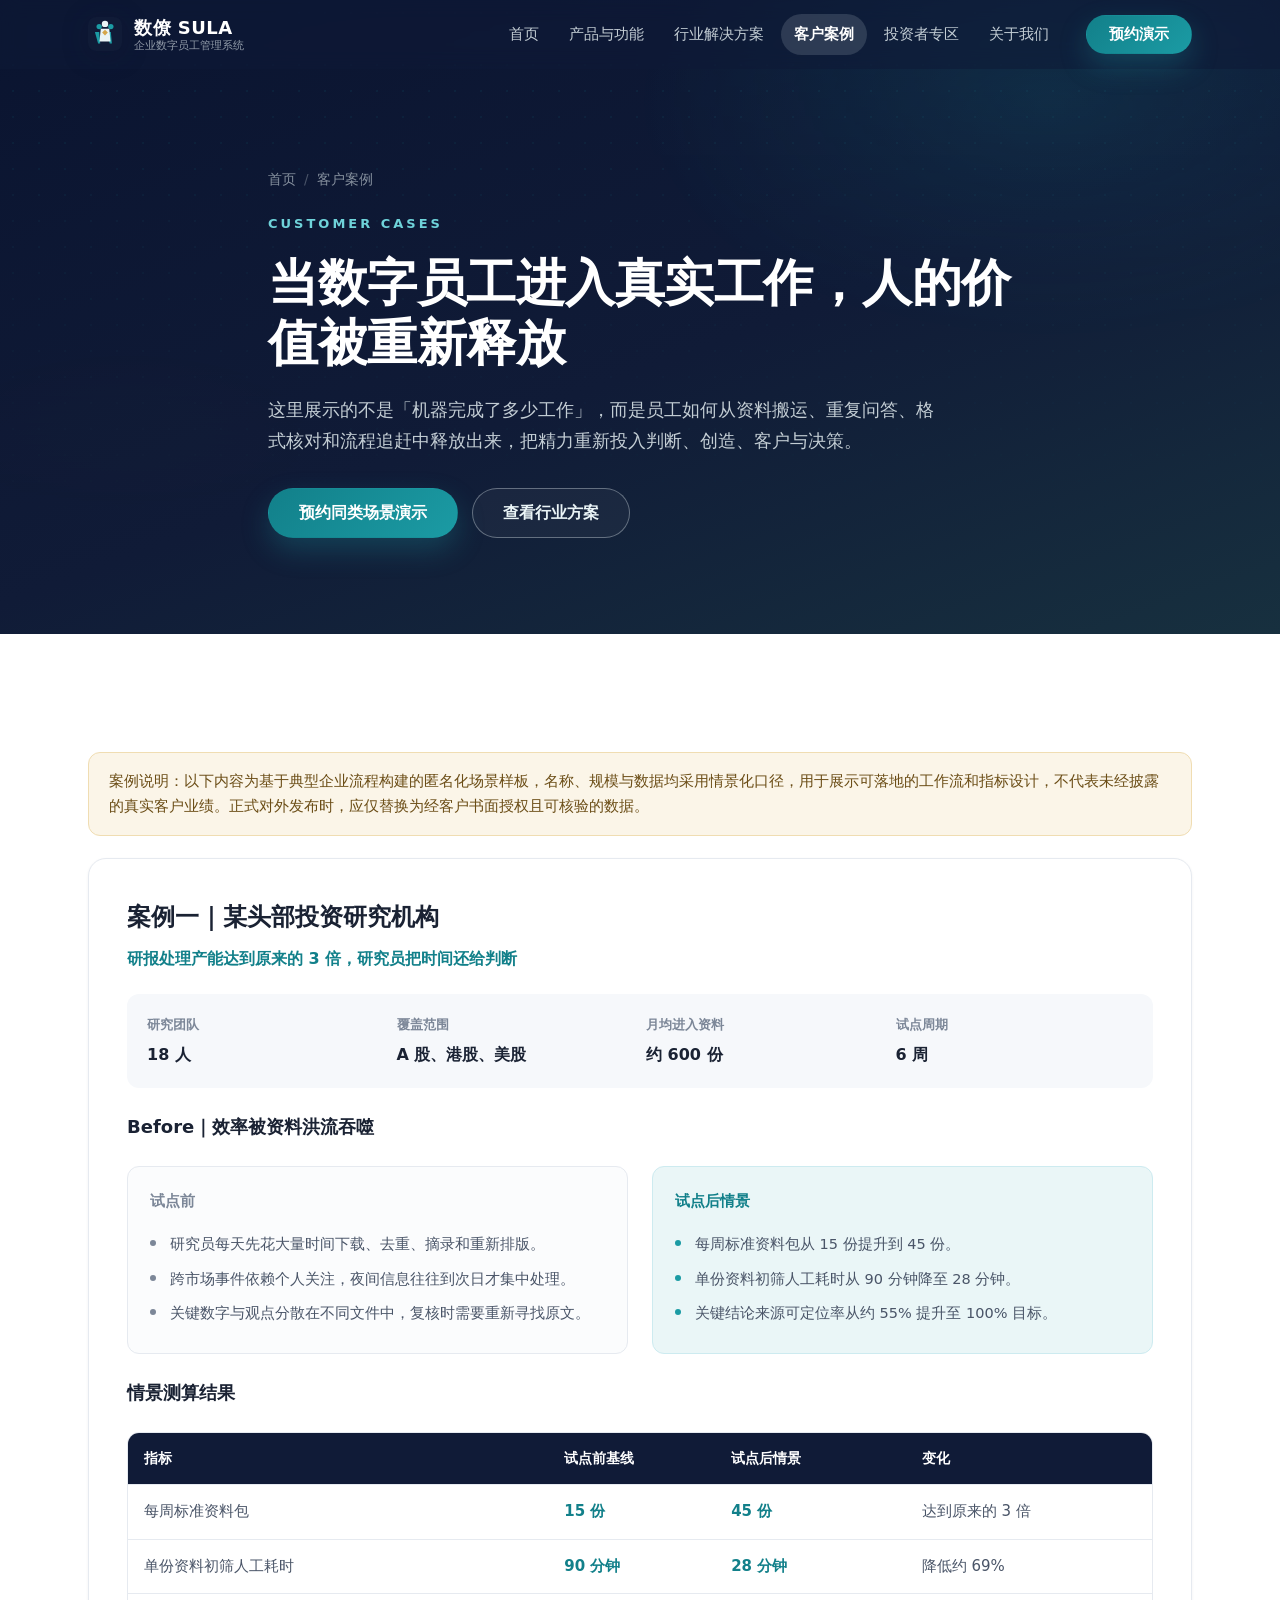
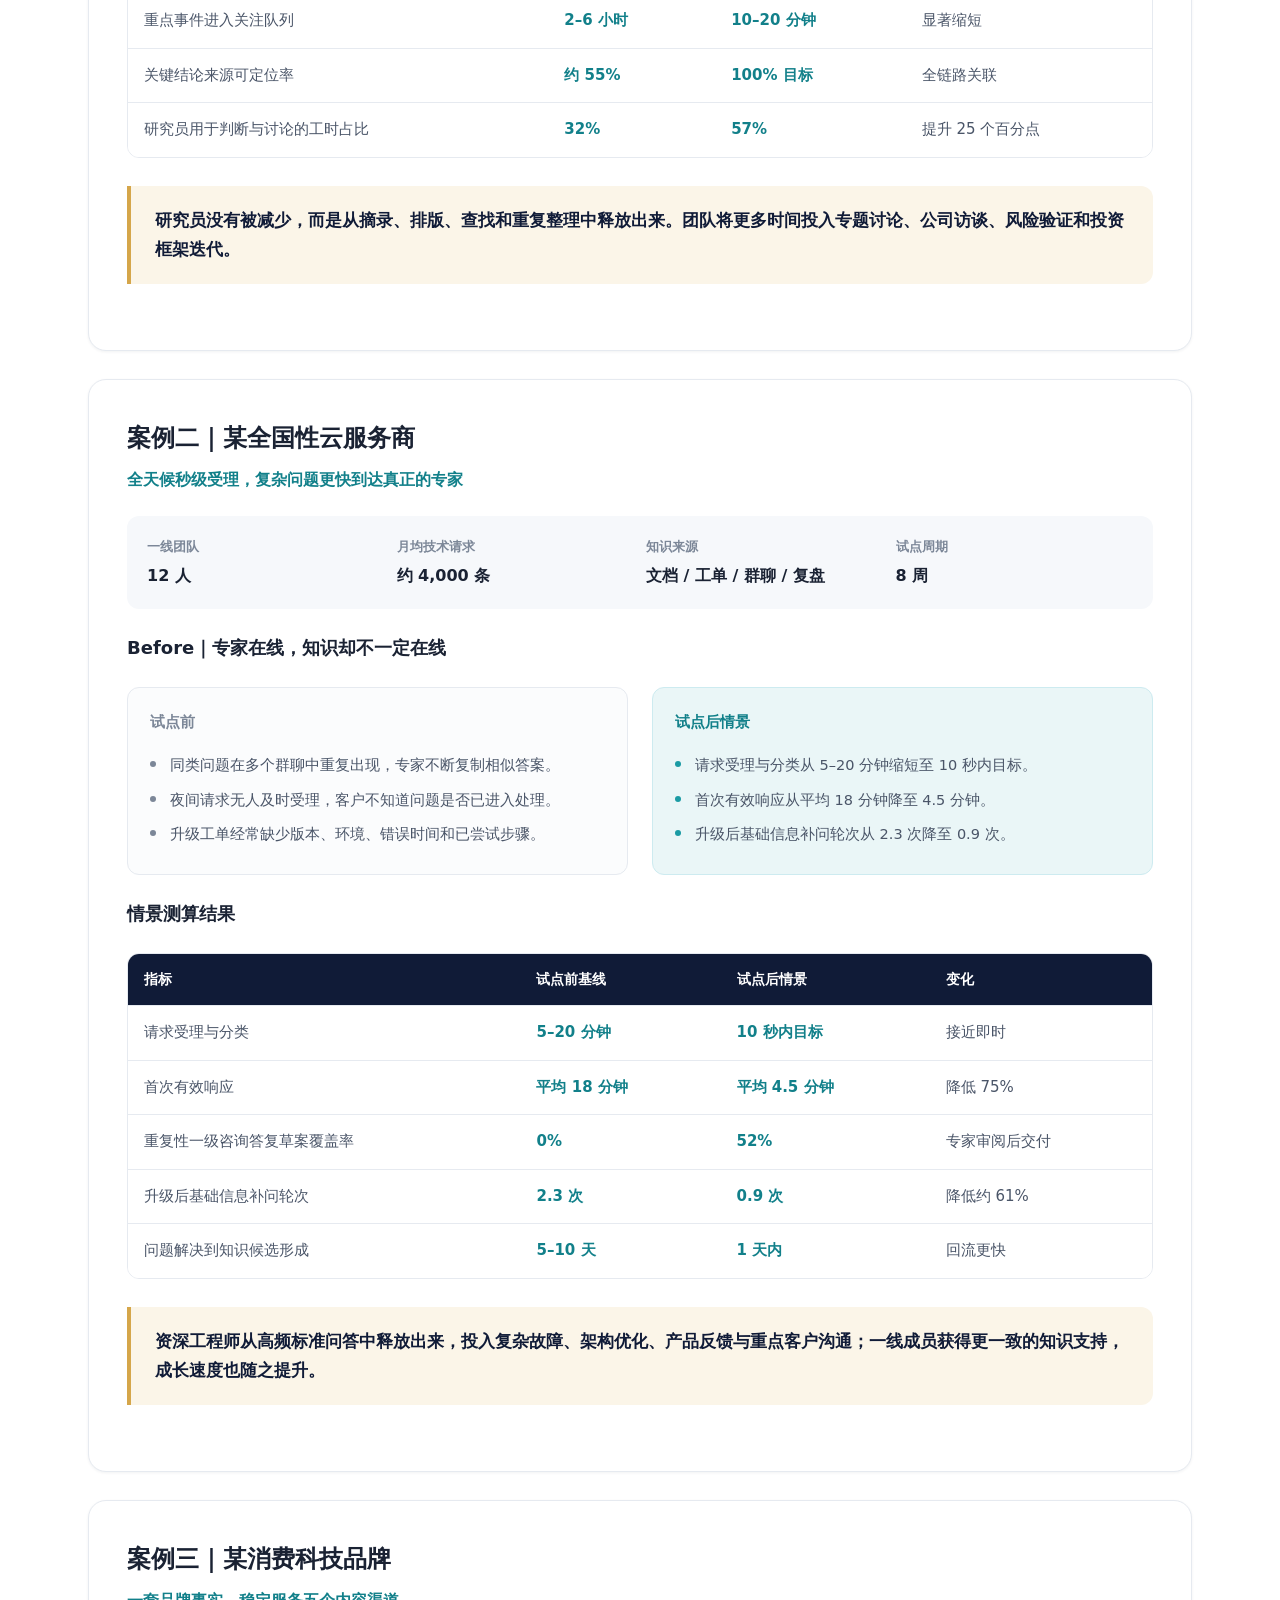
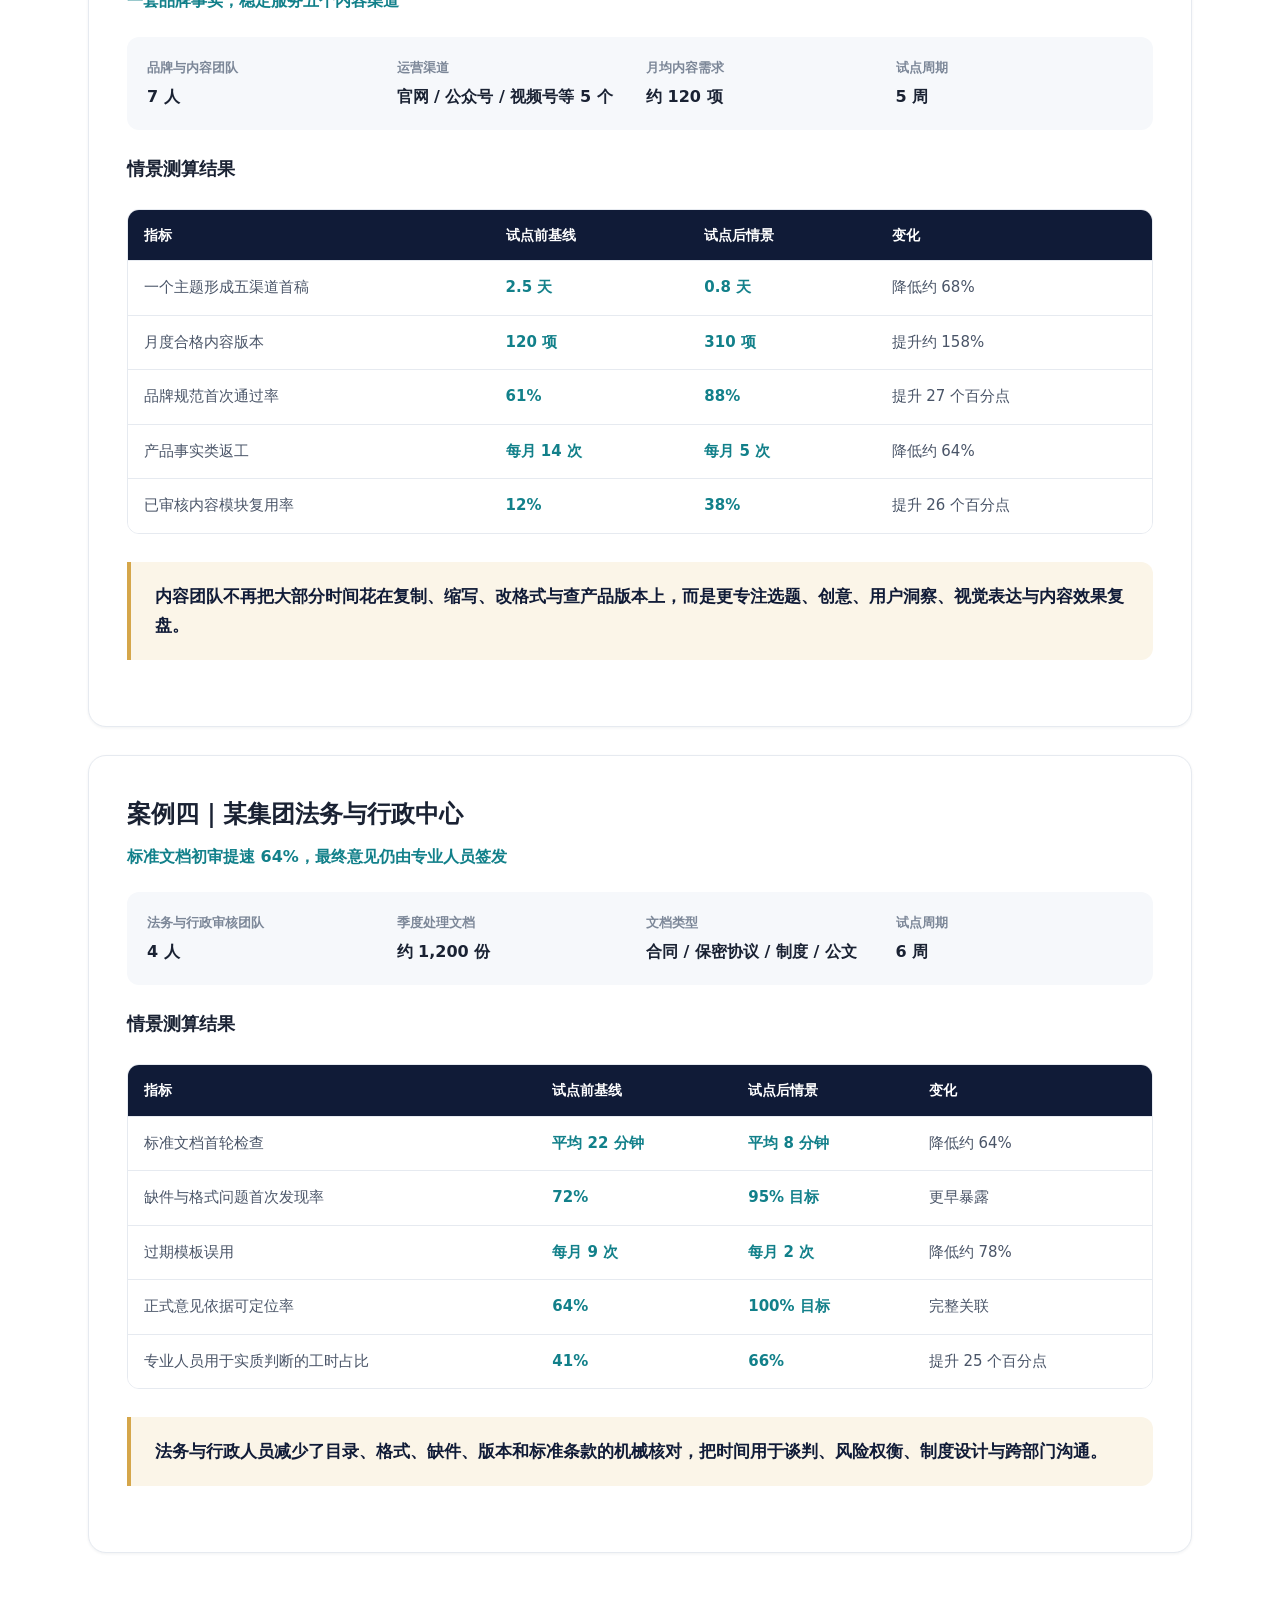
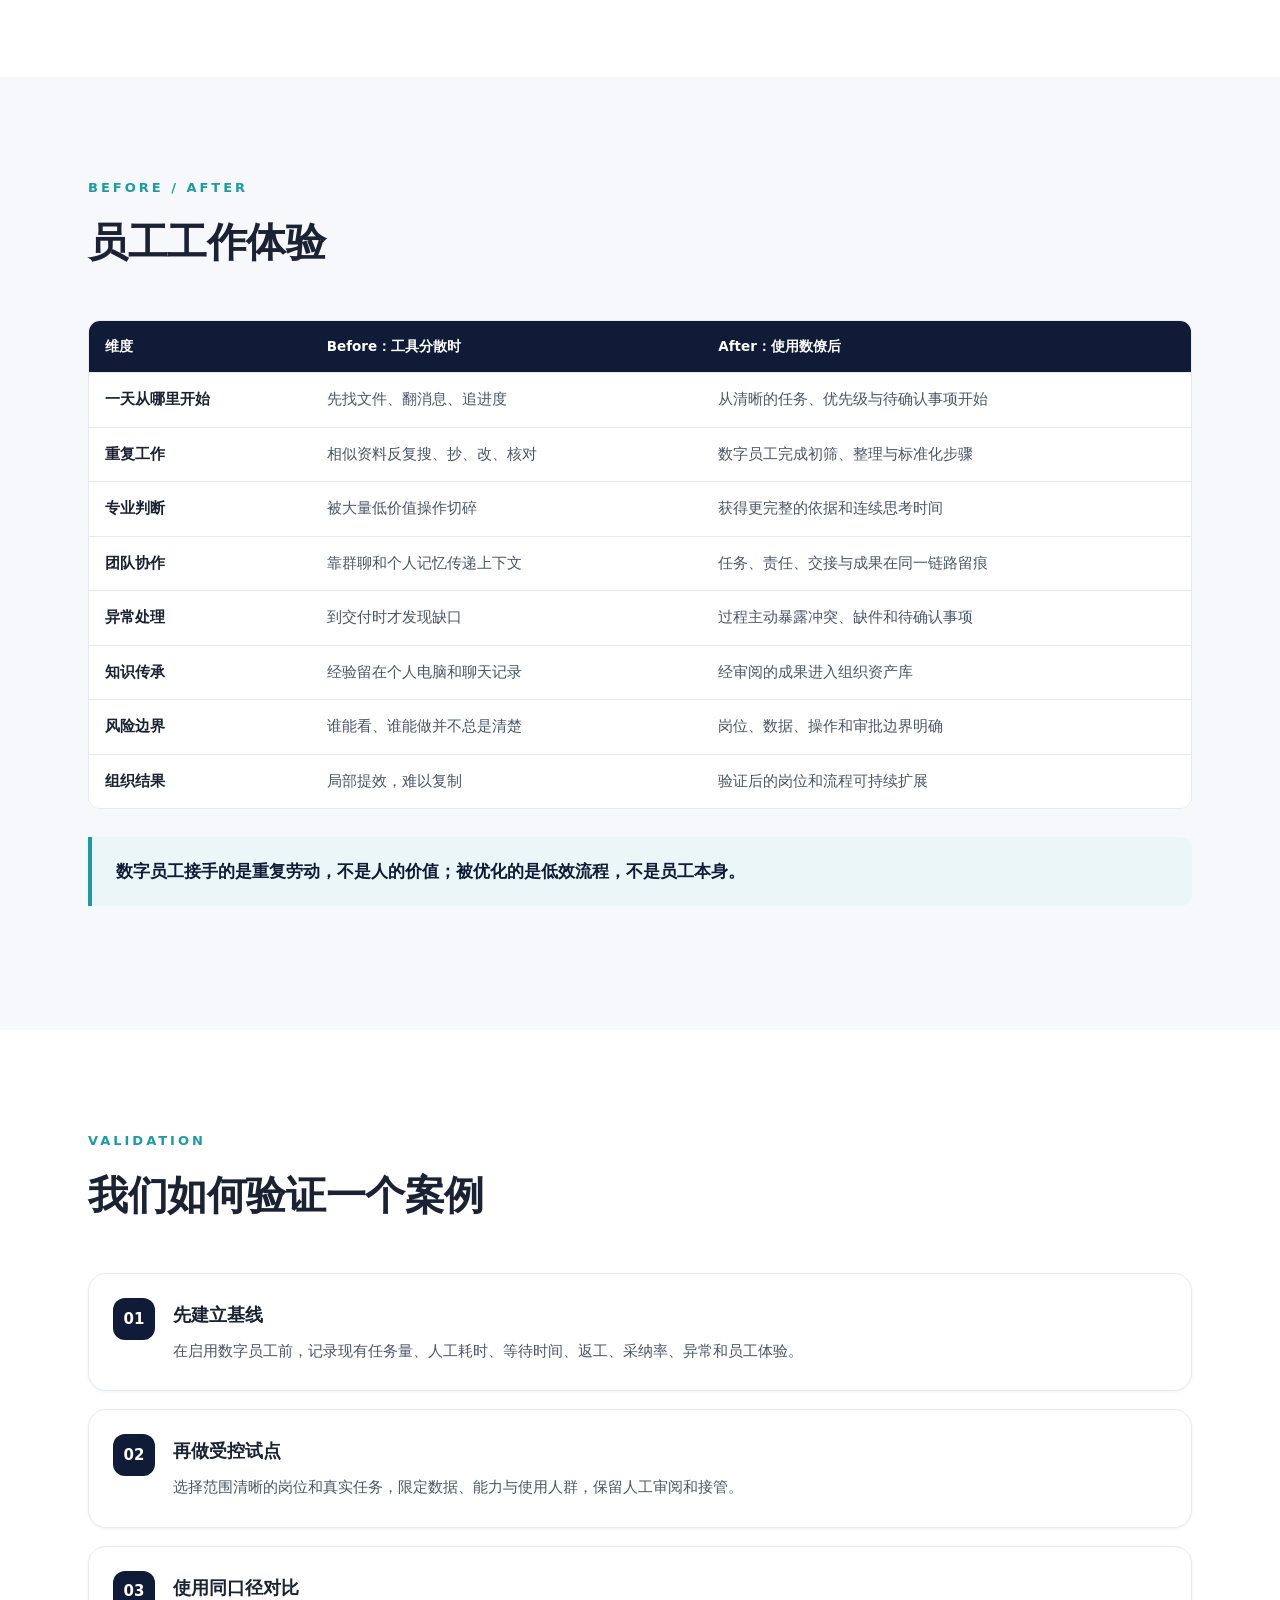
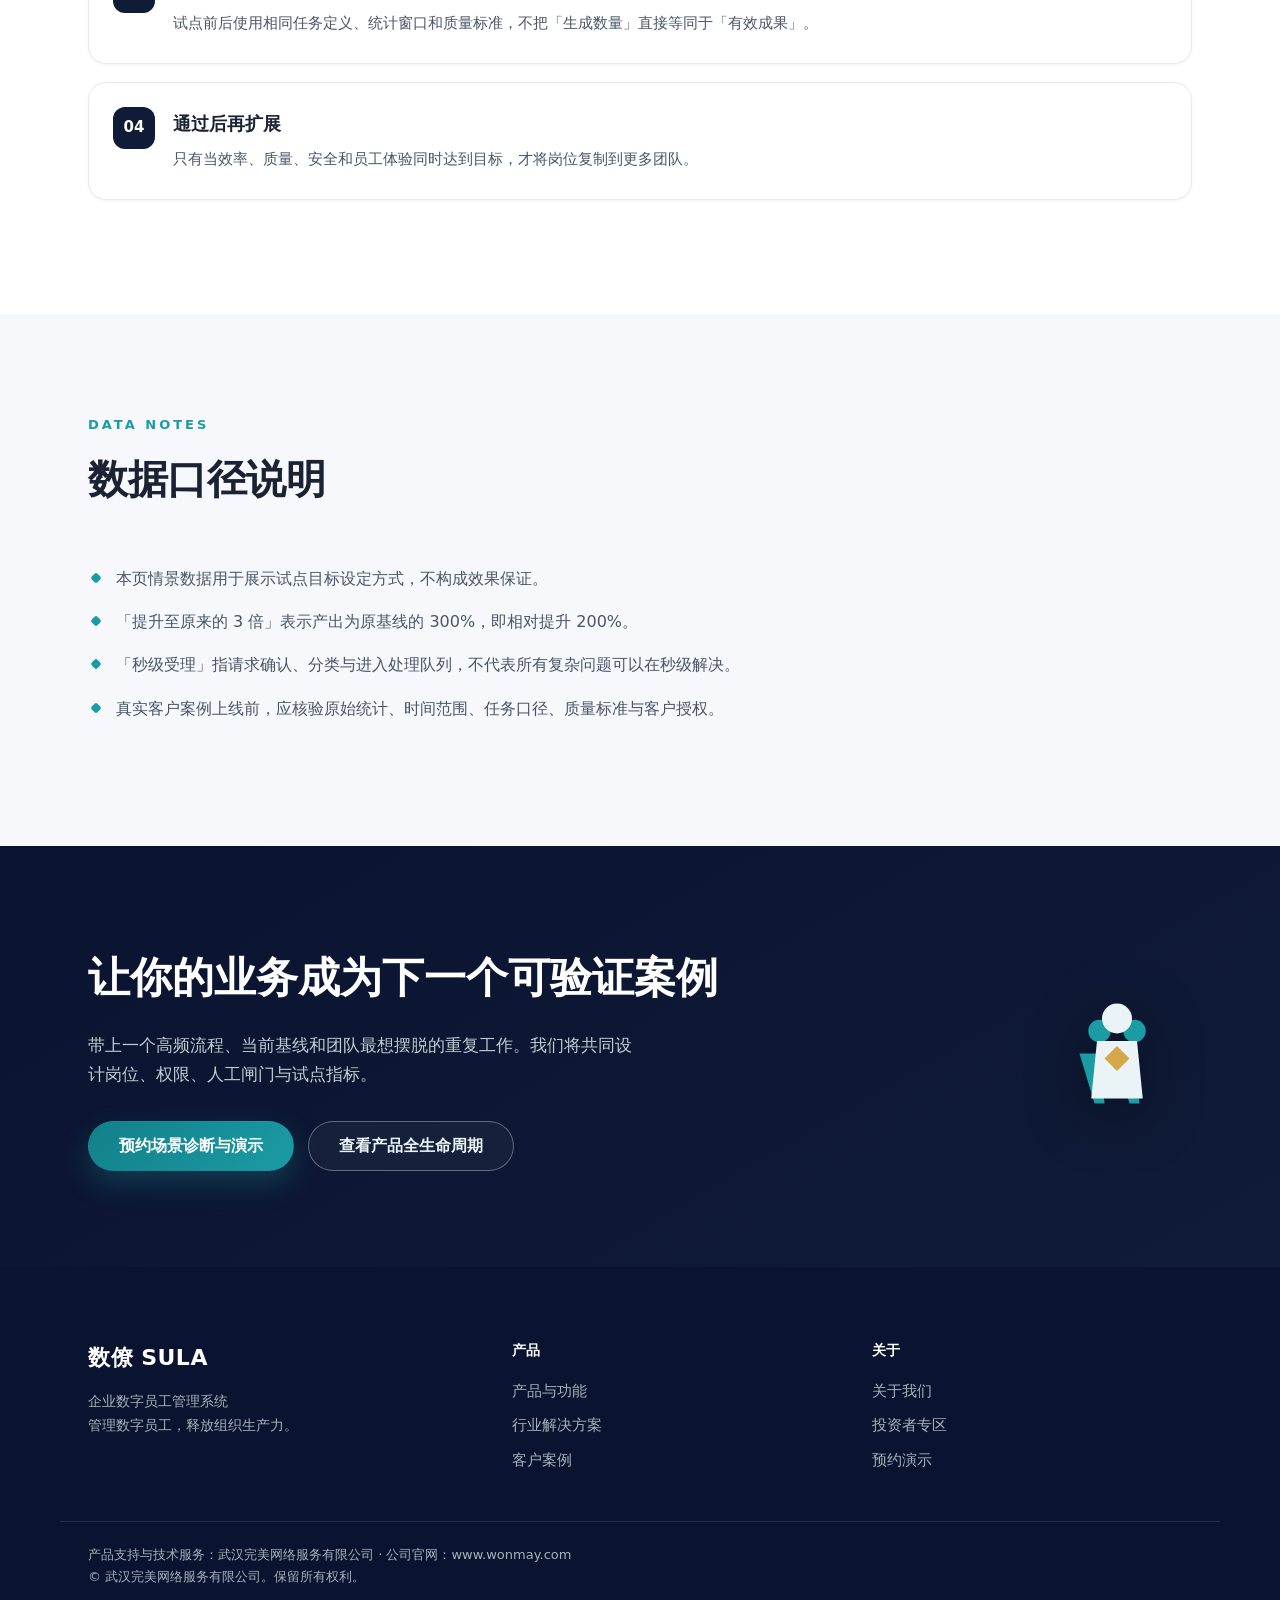
<file: doc/website/cases.html>
<!doctype html>
<html lang="zh-CN">
  <head>
    <meta charset="UTF-8" />
    <meta name="viewport" content="width=device-width, initial-scale=1.0" />
    <meta name="description" content="数僚 SULA 客户案例与工作流：投资研究、云服务、品牌内容、法务合规四大场景的试点测算与员工体验变化。" />
    <title>客户案例 · 数僚 SULA</title>
    <link rel="icon" href="data:image/svg+xml,%3Csvg xmlns='http://www.w3.org/2000/svg' viewBox='0 0 64 64'%3E%3Crect width='64' height='64' rx='14' fill='%23101B37'/%3E%3Cpath d='M32 14l6 6-6 6-6-6z' fill='%23D5A64A'/%3E%3C/svg%3E" />
    <link rel="stylesheet" href="styles.css" />
  </head>
  <body>
    <header class="nav" id="nav">
      <div class="container nav-inner">
        <a class="brand" href="index.html" aria-label="数僚 SULA 首页">
          <span class="brand-mark" aria-hidden="true">
            <svg viewBox="0 0 64 64" width="34" height="34" role="img" aria-label="数僚 SULA 标识">
              <rect width="64" height="64" rx="15" fill="#101B37"/>
              <g>
                <circle cx="21" cy="18" r="5" fill="#1B9BA4"/>
                <path d="M13 28l8 0 2 22-4 0z" fill="#1B9BA4"/>
                <circle cx="43" cy="18" r="5" fill="#1B9BA4"/>
                <path d="M35 28l8 0 2 22-4 0z" fill="#1B9BA4"/>
                <circle cx="32" cy="13" r="6" fill="#EAF4F6"/>
                <path d="M24 22l16 0 2.4 24-20.8 0z" fill="#EAF4F6"/>
                <path d="M32 24l5.4 5.4-5.4 5.4-5.4-5.4z" fill="#D5A64A"/>
              </g>
            </svg>
          </span>
          <span class="brand-text">
            <span class="brand-name">数僚 SULA</span>
            <span class="brand-sub">企业数字员工管理系统</span>
          </span>
        </a>

        <nav class="nav-links" aria-label="主导航">
          <a href="index.html">首页</a>
          <a href="product.html">产品与功能</a>
          <a href="solutions.html">行业解决方案</a>
          <a href="cases.html" class="active">客户案例</a>
          <a href="investors.html">投资者专区</a>
          <a href="about.html">关于我们</a>
        </nav>

        <a class="btn btn-primary nav-cta" href="about.html#demo">预约演示</a>
        <button class="nav-toggle" id="navToggle" aria-label="展开菜单" aria-expanded="false">
          <span></span><span></span><span></span>
        </button>
      </div>
    </header>

    <main>
      <!-- 页头 -->
      <section class="page-hero">
        <div class="hero-bg" aria-hidden="true"></div>
        <div class="container page-hero-inner">
          <div class="breadcrumb"><a href="index.html">首页</a><span class="sep">/</span><span>客户案例</span></div>
          <p class="eyebrow light">CUSTOMER CASES</p>
          <h1>当数字员工进入真实工作，人的价值被重新释放</h1>
          <p class="lede">这里展示的不是「机器完成了多少工作」，而是员工如何从资料搬运、重复问答、格式核对和流程追赶中释放出来，把精力重新投入判断、创造、客户与决策。</p>
          <div class="hero-actions">
            <a class="btn btn-primary btn-lg" href="about.html#demo">预约同类场景演示</a>
            <a class="btn btn-ghost btn-lg" href="solutions.html">查看行业方案</a>
          </div>
        </div>
      </section>

      <section class="section">
        <div class="container">
          <p class="notice reveal">案例说明：以下内容为基于典型企业流程构建的匿名化场景样板，名称、规模与数据均采用情景化口径，用于展示可落地的工作流和指标设计，不代表未经披露的真实客户业绩。正式对外发布时，应仅替换为经客户书面授权且可核验的数据。</p>

          <!-- 案例一 -->
          <div class="case-card reveal">
            <h2>案例一｜某头部投资研究机构</h2>
            <p class="case-sub">研报处理产能达到原来的 3 倍，研究员把时间还给判断</p>

            <div class="case-meta">
              <div><strong>研究团队</strong><span>18 人</span></div>
              <div><strong>覆盖范围</strong><span>A 股、港股、美股</span></div>
              <div><strong>月均进入资料</strong><span>约 600 份</span></div>
              <div><strong>试点周期</strong><span>6 周</span></div>
            </div>

            <h3 style="font-size:18px; margin: 24px 0 12px;">Before｜效率被资料洪流吞噬</h3>
            <div class="split">
              <div class="split-box before">
                <h4>试点前</h4>
                <ul>
                  <li>研究员每天先花大量时间下载、去重、摘录和重新排版。</li>
                  <li>跨市场事件依赖个人关注，夜间信息往往到次日才集中处理。</li>
                  <li>关键数字与观点分散在不同文件中，复核时需要重新寻找原文。</li>
                </ul>
              </div>
              <div class="split-box after">
                <h4>试点后情景</h4>
                <ul>
                  <li>每周标准资料包从 15 份提升到 45 份。</li>
                  <li>单份资料初筛人工耗时从 90 分钟降至 28 分钟。</li>
                  <li>关键结论来源可定位率从约 55% 提升至 100% 目标。</li>
                </ul>
              </div>
            </div>

            <h3 style="font-size:18px; margin: 24px 0 12px;">情景测算结果</h3>
            <div class="table-wrap">
              <table class="data-table">
                <thead>
                  <tr><th>指标</th><th>试点前基线</th><th>试点后情景</th><th>变化</th></tr>
                </thead>
                <tbody>
                  <tr><td>每周标准资料包</td><td class="num">15 份</td><td class="num">45 份</td><td>达到原来的 3 倍</td></tr>
                  <tr><td>单份资料初筛人工耗时</td><td class="num">90 分钟</td><td class="num">28 分钟</td><td>降低约 69%</td></tr>
                  <tr><td>重点事件进入关注队列</td><td class="num">2–6 小时</td><td class="num">10–20 分钟</td><td>显著缩短</td></tr>
                  <tr><td>关键结论来源可定位率</td><td class="num">约 55%</td><td class="num">100% 目标</td><td>全链路关联</td></tr>
                  <tr><td>研究员用于判断与讨论的工时占比</td><td class="num">32%</td><td class="num">57%</td><td>提升 25 个百分点</td></tr>
                </tbody>
              </table>
            </div>

            <p class="blockquote gold">研究员没有被减少，而是从摘录、排版、查找和重复整理中释放出来。团队将更多时间投入专题讨论、公司访谈、风险验证和投资框架迭代。</p>
          </div>

          <!-- 案例二 -->
          <div class="case-card reveal">
            <h2>案例二｜某全国性云服务商</h2>
            <p class="case-sub">全天候秒级受理，复杂问题更快到达真正的专家</p>

            <div class="case-meta">
              <div><strong>一线团队</strong><span>12 人</span></div>
              <div><strong>月均技术请求</strong><span>约 4,000 条</span></div>
              <div><strong>知识来源</strong><span>文档 / 工单 / 群聊 / 复盘</span></div>
              <div><strong>试点周期</strong><span>8 周</span></div>
            </div>

            <h3 style="font-size:18px; margin: 24px 0 12px;">Before｜专家在线，知识却不一定在线</h3>
            <div class="split">
              <div class="split-box before">
                <h4>试点前</h4>
                <ul>
                  <li>同类问题在多个群聊中重复出现，专家不断复制相似答案。</li>
                  <li>夜间请求无人及时受理，客户不知道问题是否已进入处理。</li>
                  <li>升级工单经常缺少版本、环境、错误时间和已尝试步骤。</li>
                </ul>
              </div>
              <div class="split-box after">
                <h4>试点后情景</h4>
                <ul>
                  <li>请求受理与分类从 5–20 分钟缩短至 10 秒内目标。</li>
                  <li>首次有效响应从平均 18 分钟降至 4.5 分钟。</li>
                  <li>升级后基础信息补问轮次从 2.3 次降至 0.9 次。</li>
                </ul>
              </div>
            </div>

            <h3 style="font-size:18px; margin: 24px 0 12px;">情景测算结果</h3>
            <div class="table-wrap">
              <table class="data-table">
                <thead>
                  <tr><th>指标</th><th>试点前基线</th><th>试点后情景</th><th>变化</th></tr>
                </thead>
                <tbody>
                  <tr><td>请求受理与分类</td><td class="num">5–20 分钟</td><td class="num">10 秒内目标</td><td>接近即时</td></tr>
                  <tr><td>首次有效响应</td><td class="num">平均 18 分钟</td><td class="num">平均 4.5 分钟</td><td>降低 75%</td></tr>
                  <tr><td>重复性一级咨询答复草案覆盖率</td><td class="num">0%</td><td class="num">52%</td><td>专家审阅后交付</td></tr>
                  <tr><td>升级后基础信息补问轮次</td><td class="num">2.3 次</td><td class="num">0.9 次</td><td>降低约 61%</td></tr>
                  <tr><td>问题解决到知识候选形成</td><td class="num">5–10 天</td><td class="num">1 天内</td><td>回流更快</td></tr>
                </tbody>
              </table>
            </div>

            <p class="blockquote gold">资深工程师从高频标准问答中释放出来，投入复杂故障、架构优化、产品反馈与重点客户沟通；一线成员获得更一致的知识支持，成长速度也随之提升。</p>
          </div>

          <!-- 案例三 -->
          <div class="case-card reveal">
            <h2>案例三｜某消费科技品牌</h2>
            <p class="case-sub">一套品牌事实，稳定服务五个内容渠道</p>

            <div class="case-meta">
              <div><strong>品牌与内容团队</strong><span>7 人</span></div>
              <div><strong>运营渠道</strong><span>官网 / 公众号 / 视频号等 5 个</span></div>
              <div><strong>月均内容需求</strong><span>约 120 项</span></div>
              <div><strong>试点周期</strong><span>5 周</span></div>
            </div>

            <h3 style="font-size:18px; margin: 24px 0 12px;">情景测算结果</h3>
            <div class="table-wrap">
              <table class="data-table">
                <thead>
                  <tr><th>指标</th><th>试点前基线</th><th>试点后情景</th><th>变化</th></tr>
                </thead>
                <tbody>
                  <tr><td>一个主题形成五渠道首稿</td><td class="num">2.5 天</td><td class="num">0.8 天</td><td>降低约 68%</td></tr>
                  <tr><td>月度合格内容版本</td><td class="num">120 项</td><td class="num">310 项</td><td>提升约 158%</td></tr>
                  <tr><td>品牌规范首次通过率</td><td class="num">61%</td><td class="num">88%</td><td>提升 27 个百分点</td></tr>
                  <tr><td>产品事实类返工</td><td class="num">每月 14 次</td><td class="num">每月 5 次</td><td>降低约 64%</td></tr>
                  <tr><td>已审核内容模块复用率</td><td class="num">12%</td><td class="num">38%</td><td>提升 26 个百分点</td></tr>
                </tbody>
              </table>
            </div>

            <p class="blockquote gold">内容团队不再把大部分时间花在复制、缩写、改格式与查产品版本上，而是更专注选题、创意、用户洞察、视觉表达与内容效果复盘。</p>
          </div>

          <!-- 案例四 -->
          <div class="case-card reveal">
            <h2>案例四｜某集团法务与行政中心</h2>
            <p class="case-sub">标准文档初审提速 64%，最终意见仍由专业人员签发</p>

            <div class="case-meta">
              <div><strong>法务与行政审核团队</strong><span>4 人</span></div>
              <div><strong>季度处理文档</strong><span>约 1,200 份</span></div>
              <div><strong>文档类型</strong><span>合同 / 保密协议 / 制度 / 公文</span></div>
              <div><strong>试点周期</strong><span>6 周</span></div>
            </div>

            <h3 style="font-size:18px; margin: 24px 0 12px;">情景测算结果</h3>
            <div class="table-wrap">
              <table class="data-table">
                <thead>
                  <tr><th>指标</th><th>试点前基线</th><th>试点后情景</th><th>变化</th></tr>
                </thead>
                <tbody>
                  <tr><td>标准文档首轮检查</td><td class="num">平均 22 分钟</td><td class="num">平均 8 分钟</td><td>降低约 64%</td></tr>
                  <tr><td>缺件与格式问题首次发现率</td><td class="num">72%</td><td class="num">95% 目标</td><td>更早暴露</td></tr>
                  <tr><td>过期模板误用</td><td class="num">每月 9 次</td><td class="num">每月 2 次</td><td>降低约 78%</td></tr>
                  <tr><td>正式意见依据可定位率</td><td class="num">64%</td><td class="num">100% 目标</td><td>完整关联</td></tr>
                  <tr><td>专业人员用于实质判断的工时占比</td><td class="num">41%</td><td class="num">66%</td><td>提升 25 个百分点</td></tr>
                </tbody>
              </table>
            </div>

            <p class="blockquote gold">法务与行政人员减少了目录、格式、缺件、版本和标准条款的机械核对，把时间用于谈判、风险权衡、制度设计与跨部门沟通。</p>
          </div>
        </div>
      </section>

      <!-- Before vs After -->
      <section class="section section-alt">
        <div class="container">
          <div class="section-head reveal">
            <p class="eyebrow">BEFORE / AFTER</p>
            <h2>员工工作体验</h2>
          </div>

          <div class="table-wrap reveal">
            <table class="data-table">
              <thead>
                <tr><th>维度</th><th>Before：工具分散时</th><th>After：使用数僚后</th></tr>
              </thead>
              <tbody>
                <tr><td><strong>一天从哪里开始</strong></td><td>先找文件、翻消息、追进度</td><td>从清晰的任务、优先级与待确认事项开始</td></tr>
                <tr><td><strong>重复工作</strong></td><td>相似资料反复搜、抄、改、核对</td><td>数字员工完成初筛、整理与标准化步骤</td></tr>
                <tr><td><strong>专业判断</strong></td><td>被大量低价值操作切碎</td><td>获得更完整的依据和连续思考时间</td></tr>
                <tr><td><strong>团队协作</strong></td><td>靠群聊和个人记忆传递上下文</td><td>任务、责任、交接与成果在同一链路留痕</td></tr>
                <tr><td><strong>异常处理</strong></td><td>到交付时才发现缺口</td><td>过程主动暴露冲突、缺件和待确认事项</td></tr>
                <tr><td><strong>知识传承</strong></td><td>经验留在个人电脑和聊天记录</td><td>经审阅的成果进入组织资产库</td></tr>
                <tr><td><strong>风险边界</strong></td><td>谁能看、谁能做并不总是清楚</td><td>岗位、数据、操作和审批边界明确</td></tr>
                <tr><td><strong>组织结果</strong></td><td>局部提效，难以复制</td><td>验证后的岗位和流程可持续扩展</td></tr>
              </tbody>
            </table>
          </div>

          <p class="blockquote reveal" style="margin-top: 28px;">数字员工接手的是重复劳动，不是人的价值；被优化的是低效流程，不是员工本身。</p>
        </div>
      </section>

      <!-- 如何验证案例 -->
      <section class="section">
        <div class="container">
          <div class="section-head reveal">
            <p class="eyebrow">VALIDATION</p>
            <h2>我们如何验证一个案例</h2>
          </div>

          <ol class="step-list">
            <li class="reveal"><h3>先建立基线</h3><p>在启用数字员工前，记录现有任务量、人工耗时、等待时间、返工、采纳率、异常和员工体验。</p></li>
            <li class="reveal"><h3>再做受控试点</h3><p>选择范围清晰的岗位和真实任务，限定数据、能力与使用人群，保留人工审阅和接管。</p></li>
            <li class="reveal"><h3>使用同口径对比</h3><p>试点前后使用相同任务定义、统计窗口和质量标准，不把「生成数量」直接等同于「有效成果」。</p></li>
            <li class="reveal"><h3>通过后再扩展</h3><p>只有当效率、质量、安全和员工体验同时达到目标，才将岗位复制到更多团队。</p></li>
          </ol>
        </div>
      </section>

      <!-- 数据口径说明 -->
      <section class="section section-alt">
        <div class="container">
          <div class="section-head reveal">
            <p class="eyebrow">DATA NOTES</p>
            <h2>数据口径说明</h2>
          </div>
          <ul class="lead-list reveal">
            <li>本页情景数据用于展示试点目标设定方式，不构成效果保证。</li>
            <li>「提升至原来的 3 倍」表示产出为原基线的 300%，即相对提升 200%。</li>
            <li>「秒级受理」指请求确认、分类与进入处理队列，不代表所有复杂问题可以在秒级解决。</li>
            <li>真实客户案例上线前，应核验原始统计、时间范围、任务口径、质量标准与客户授权。</li>
          </ul>
        </div>
      </section>

      <!-- CTA -->
      <section class="cta">
        <div class="container cta-inner">
          <div class="cta-copy reveal">
            <h2>让你的业务成为下一个可验证案例</h2>
            <p>带上一个高频流程、当前基线和团队最想摆脱的重复工作。我们将共同设计岗位、权限、人工闸门与试点指标。</p>
            <div class="hero-actions">
              <a class="btn btn-primary btn-lg" href="about.html#demo">预约场景诊断与演示</a>
              <a class="btn btn-ghost btn-lg" href="product.html">查看产品全生命周期</a>
            </div>
          </div>
          <div class="cta-mark reveal" aria-hidden="true">
            <svg viewBox="0 0 120 120" width="150" height="150">
              <circle cx="46" cy="40" r="9" fill="#1B9BA4"/>
              <path d="M30 58l16 0 4 40-8 0z" fill="#1B9BA4"/>
              <circle cx="74" cy="40" r="9" fill="#1B9BA4"/>
              <path d="M58 58l16 0 4 40-8 0z" fill="#1B9BA4"/>
              <circle cx="60" cy="30" r="12" fill="#EAF4F6"/>
              <path d="M44 48l32 0 4.6 46-41.2 0z" fill="#EAF4F6"/>
              <path d="M60 52l10 10-10 10-10-10z" fill="#D5A64A"/>
            </svg>
          </div>
        </div>
      </section>
    </main>

    <footer class="footer">
      <div class="container footer-inner">
        <div class="footer-brand">
          <span class="brand-name">数僚 SULA</span>
          <p>企业数字员工管理系统<br />管理数字员工，释放组织生产力。</p>
        </div>
        <div class="footer-col">
          <h4>产品</h4>
          <nav class="footer-links" aria-label="页脚导航">
            <a href="product.html">产品与功能</a>
            <a href="solutions.html">行业解决方案</a>
            <a href="cases.html">客户案例</a>
          </nav>
        </div>
        <div class="footer-col">
          <h4>关于</h4>
          <nav class="footer-links" aria-label="页脚导航">
            <a href="about.html">关于我们</a>
            <a href="investors.html">投资者专区</a>
            <a href="about.html#demo">预约演示</a>
          </nav>
        </div>
      </div>
      <div class="container footer-bottom">
        <p>产品支持与技术服务：武汉完美网络服务有限公司 · 公司官网：<a href="https://www.wonmay.com/" target="_blank" rel="noopener">www.wonmay.com</a></p>
        <p>© 武汉完美网络服务有限公司。保留所有权利。</p>
      </div>
    </footer>

    <script src="script.js"></script>
  </body>
</html>
</file>
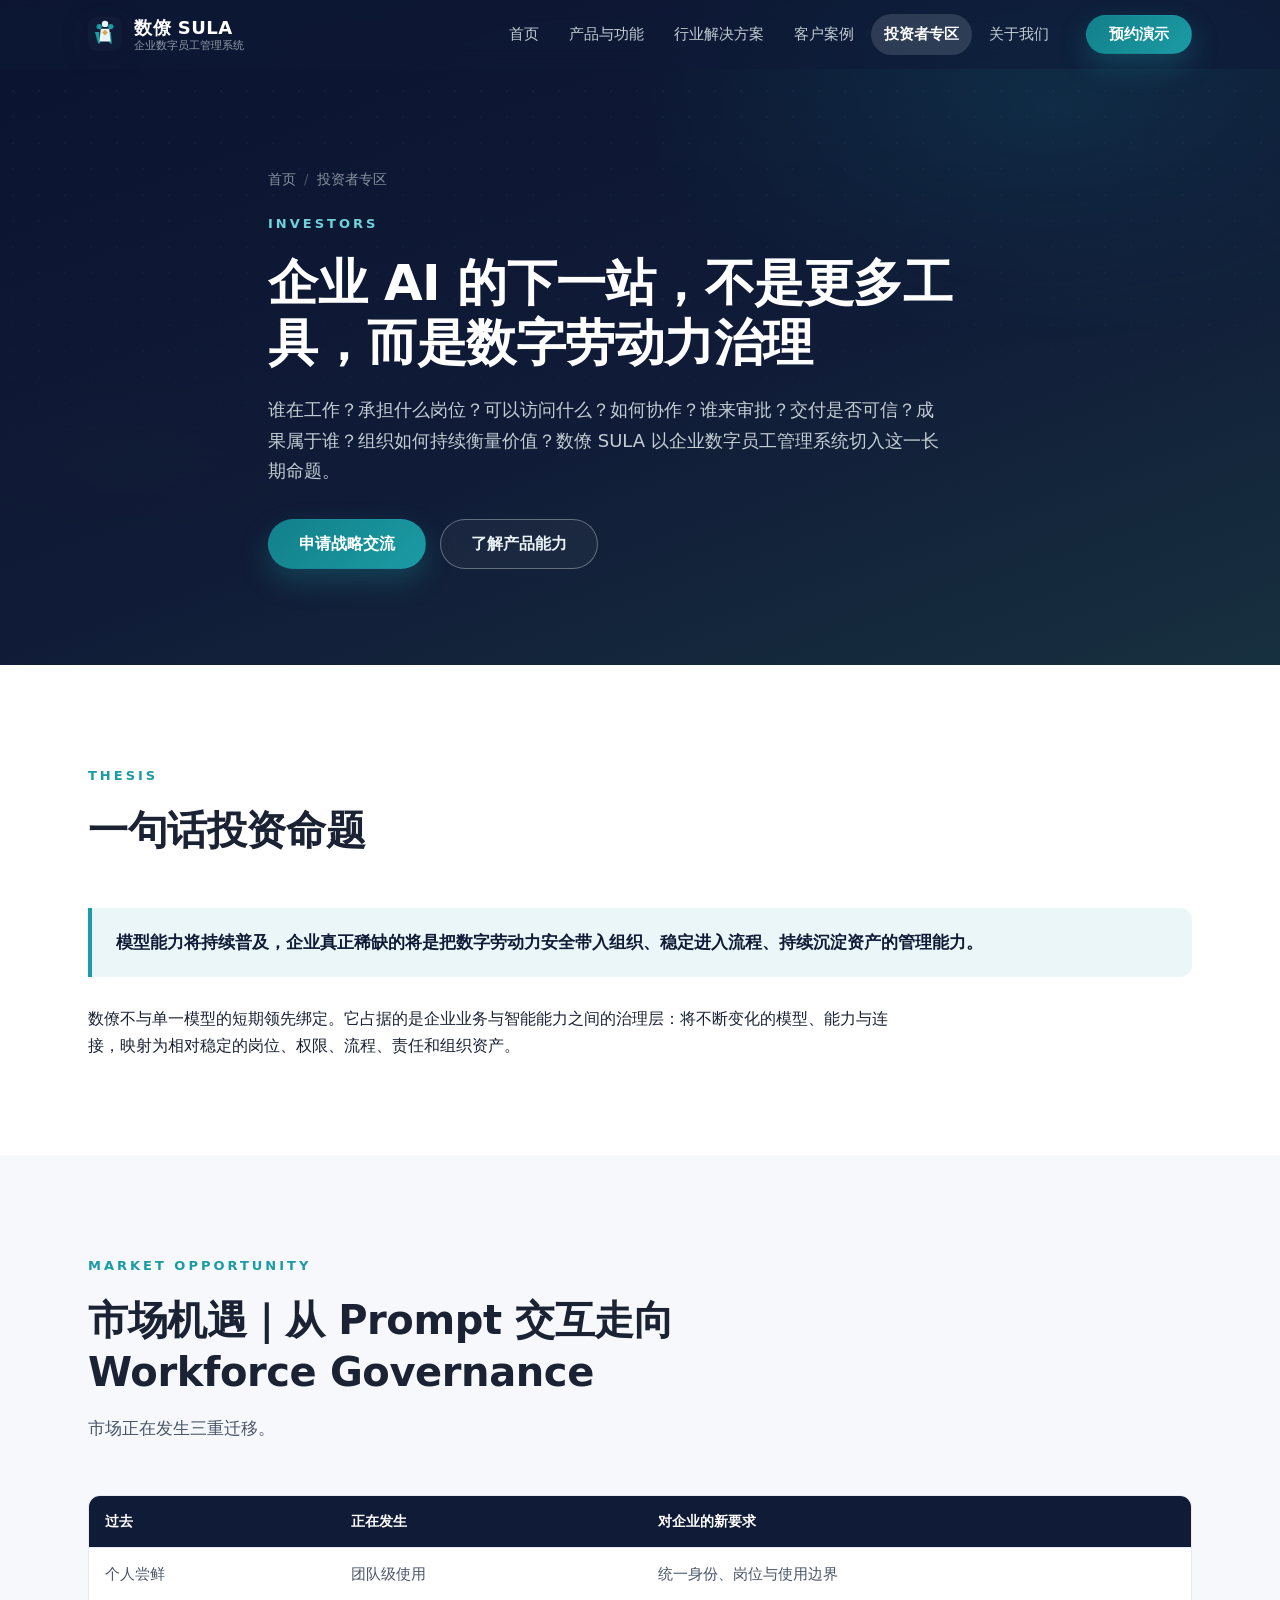
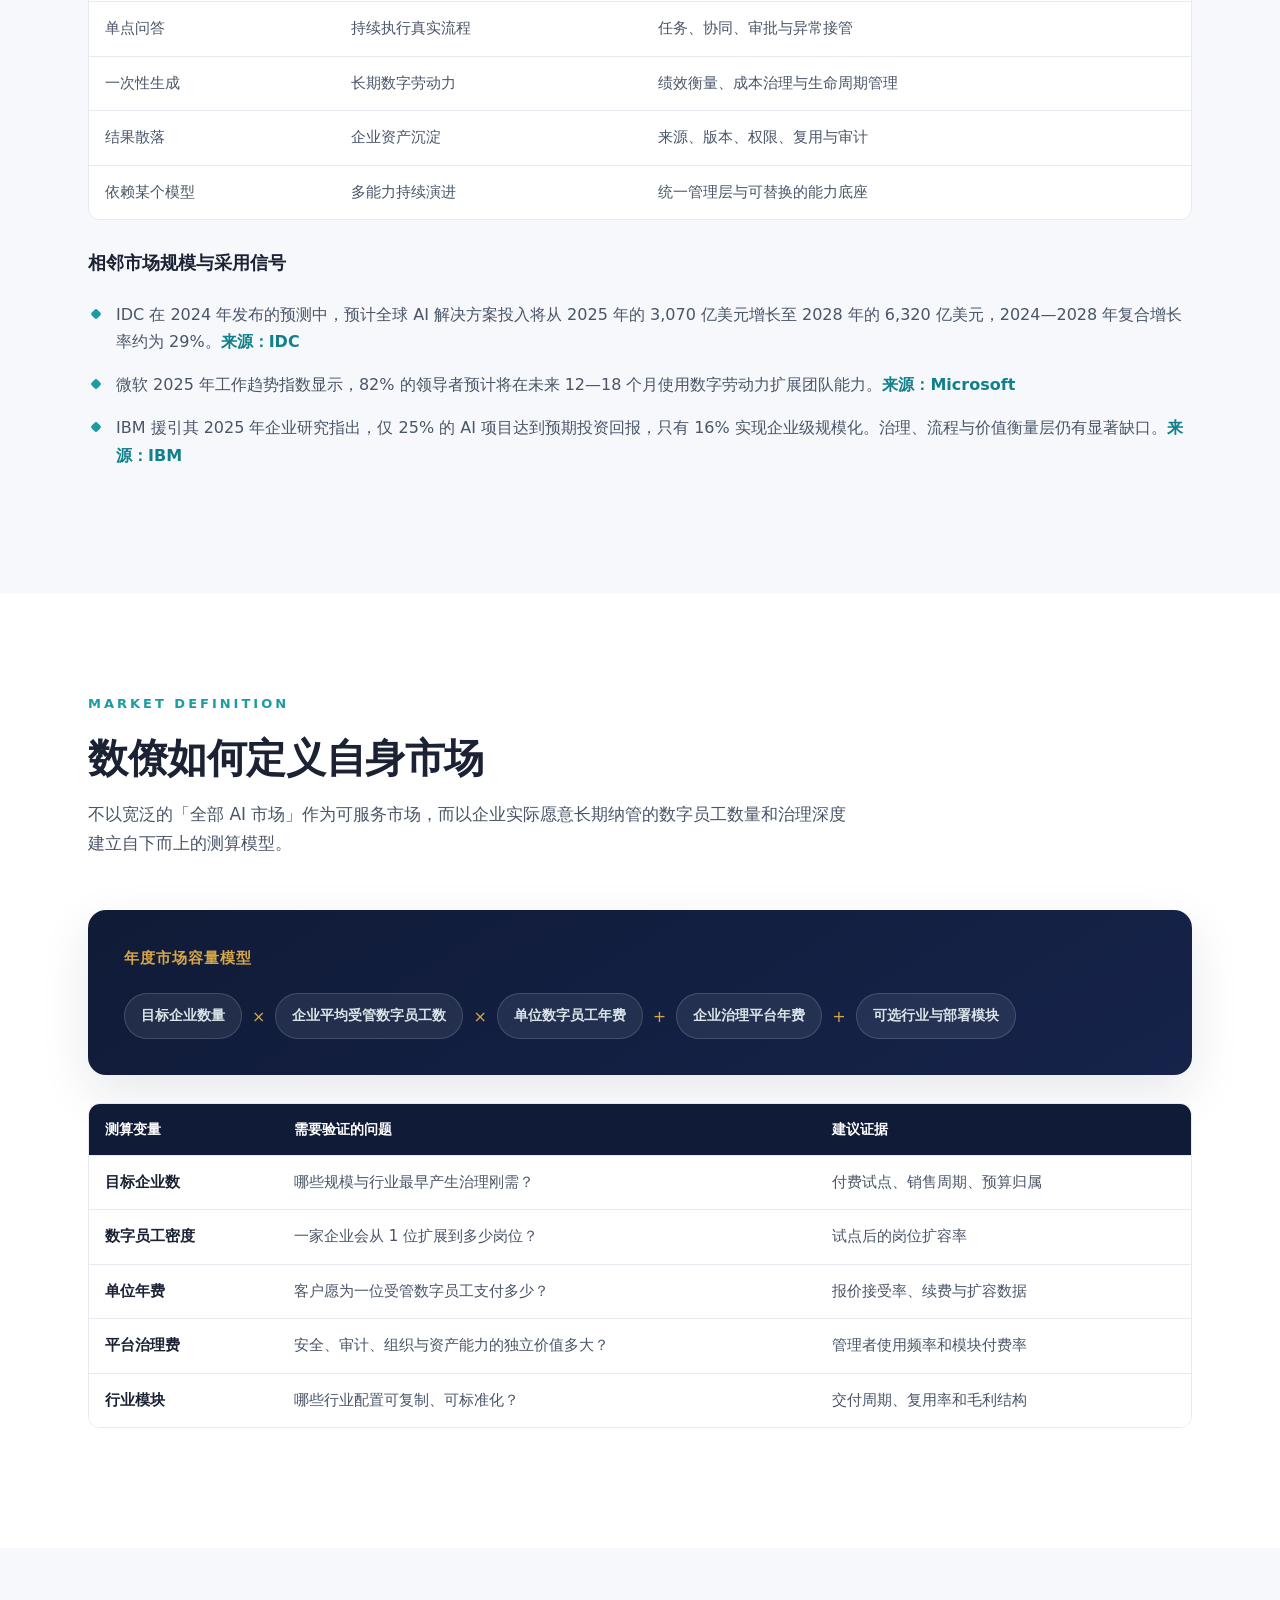
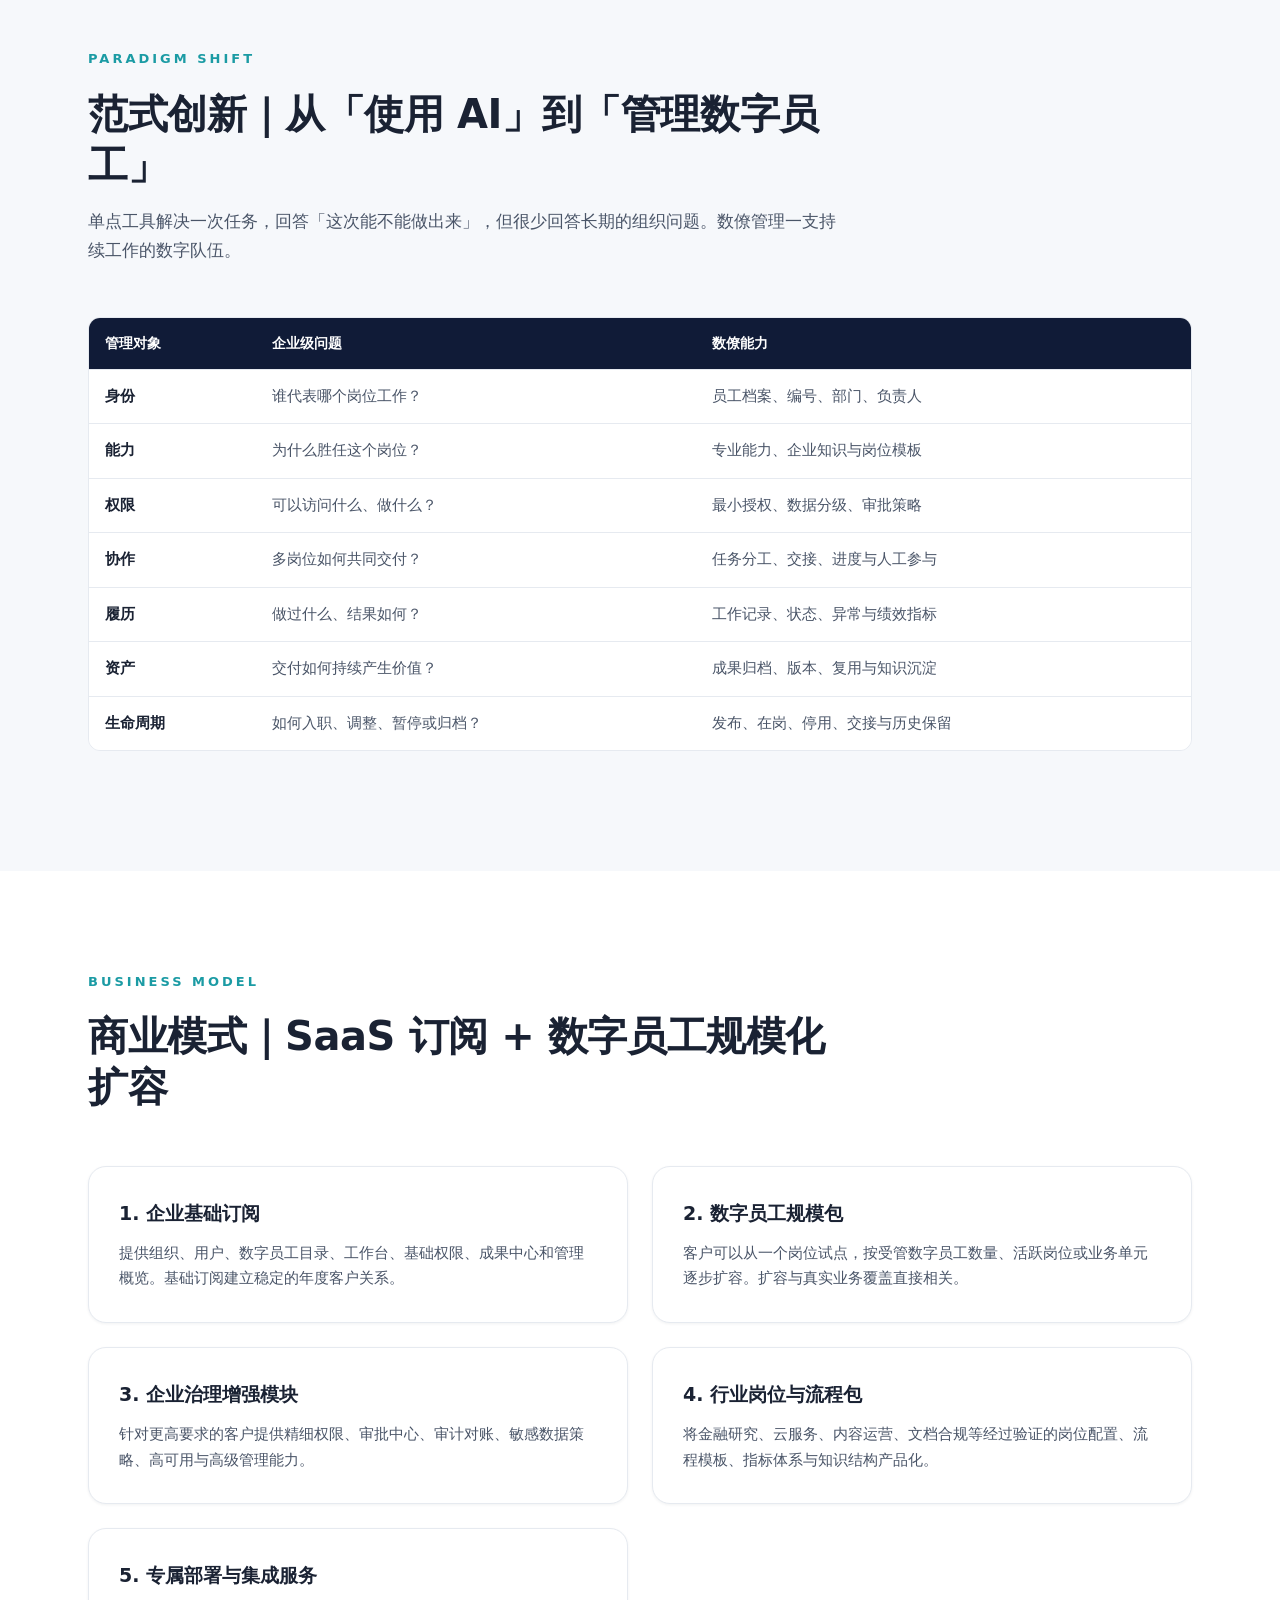
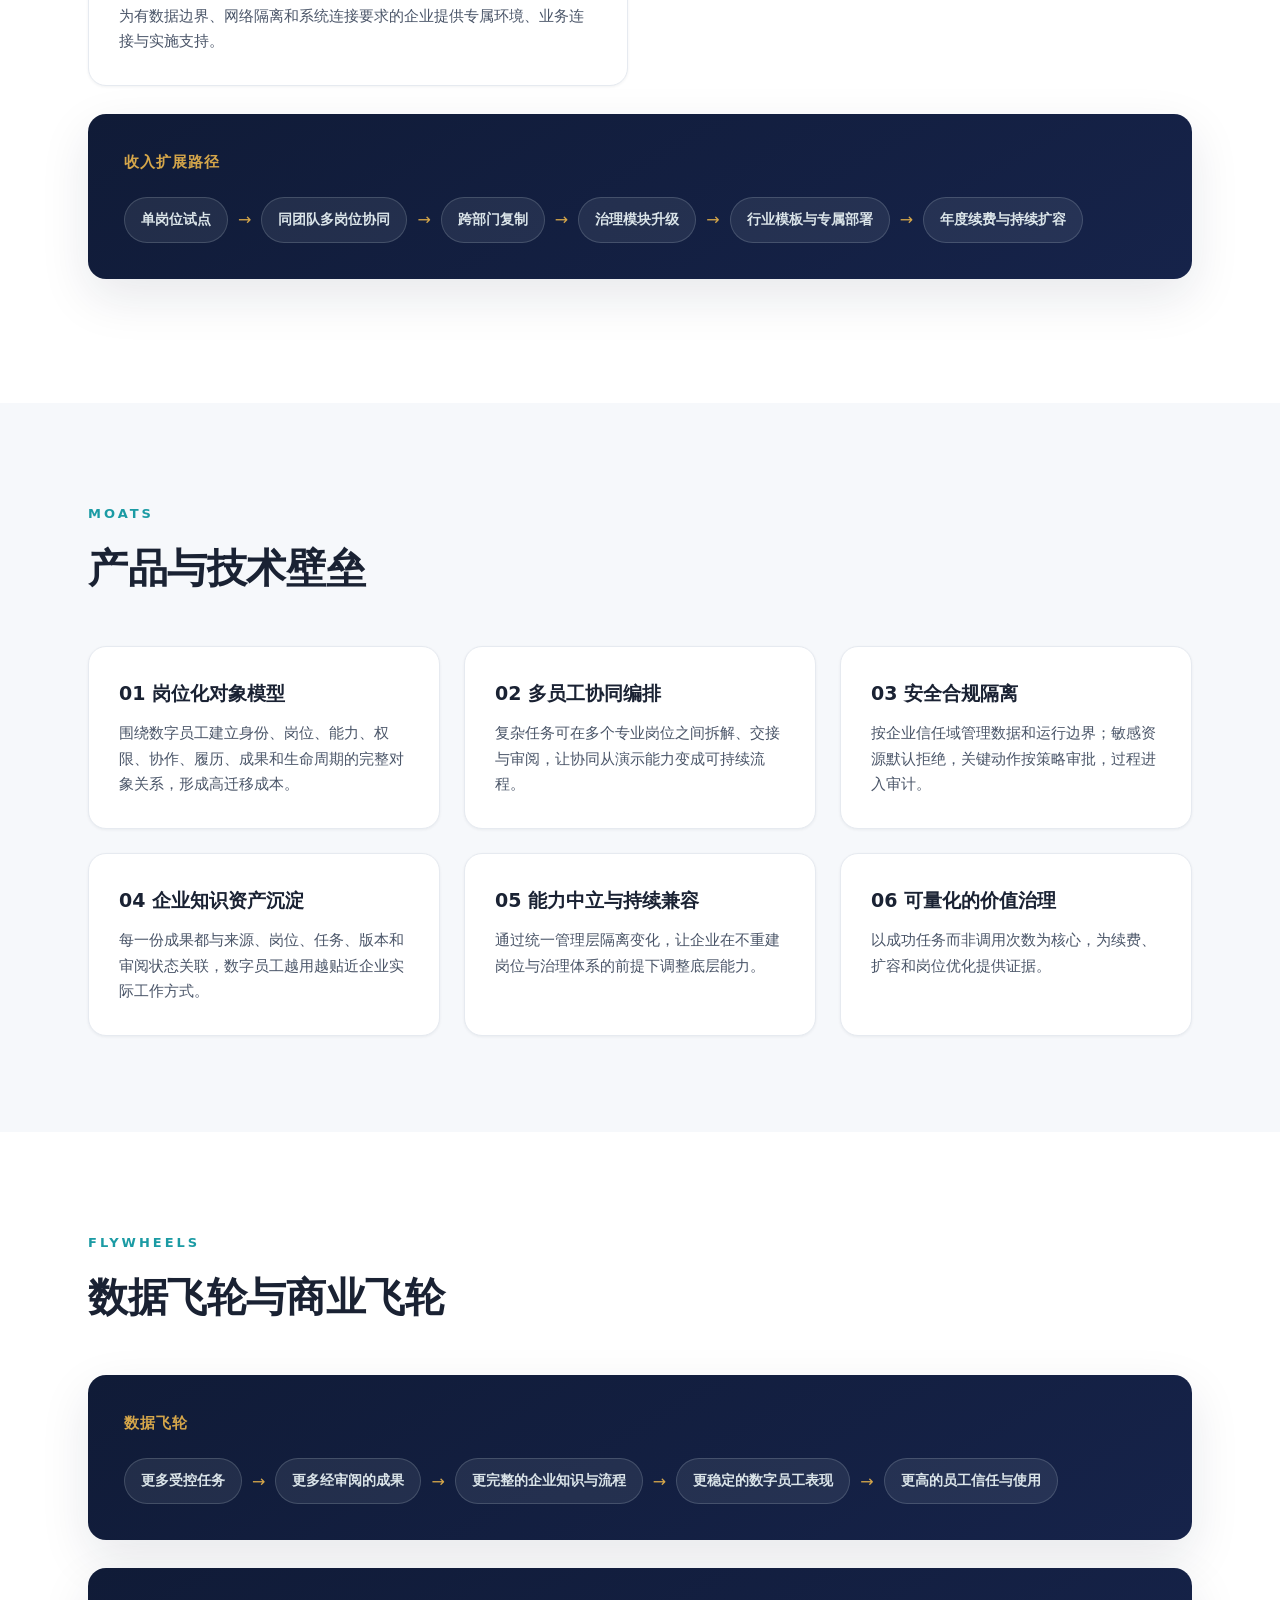
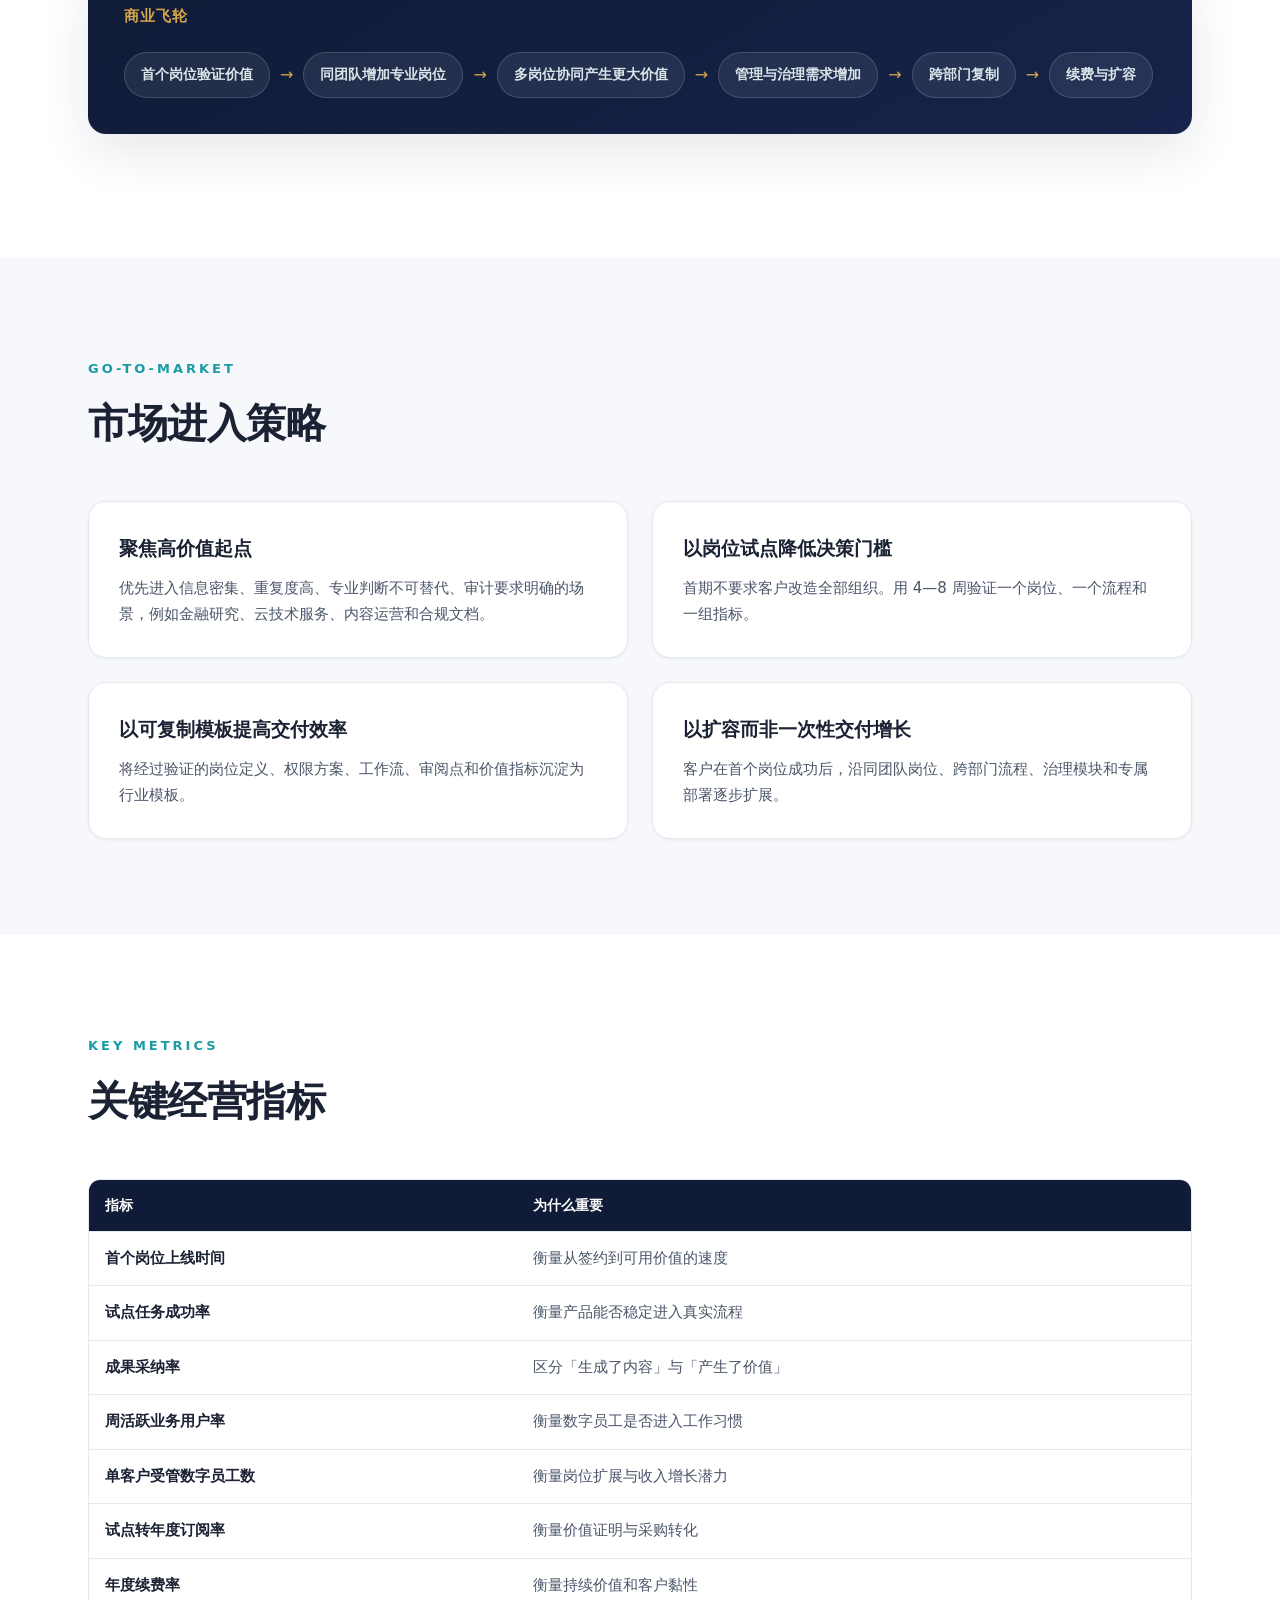
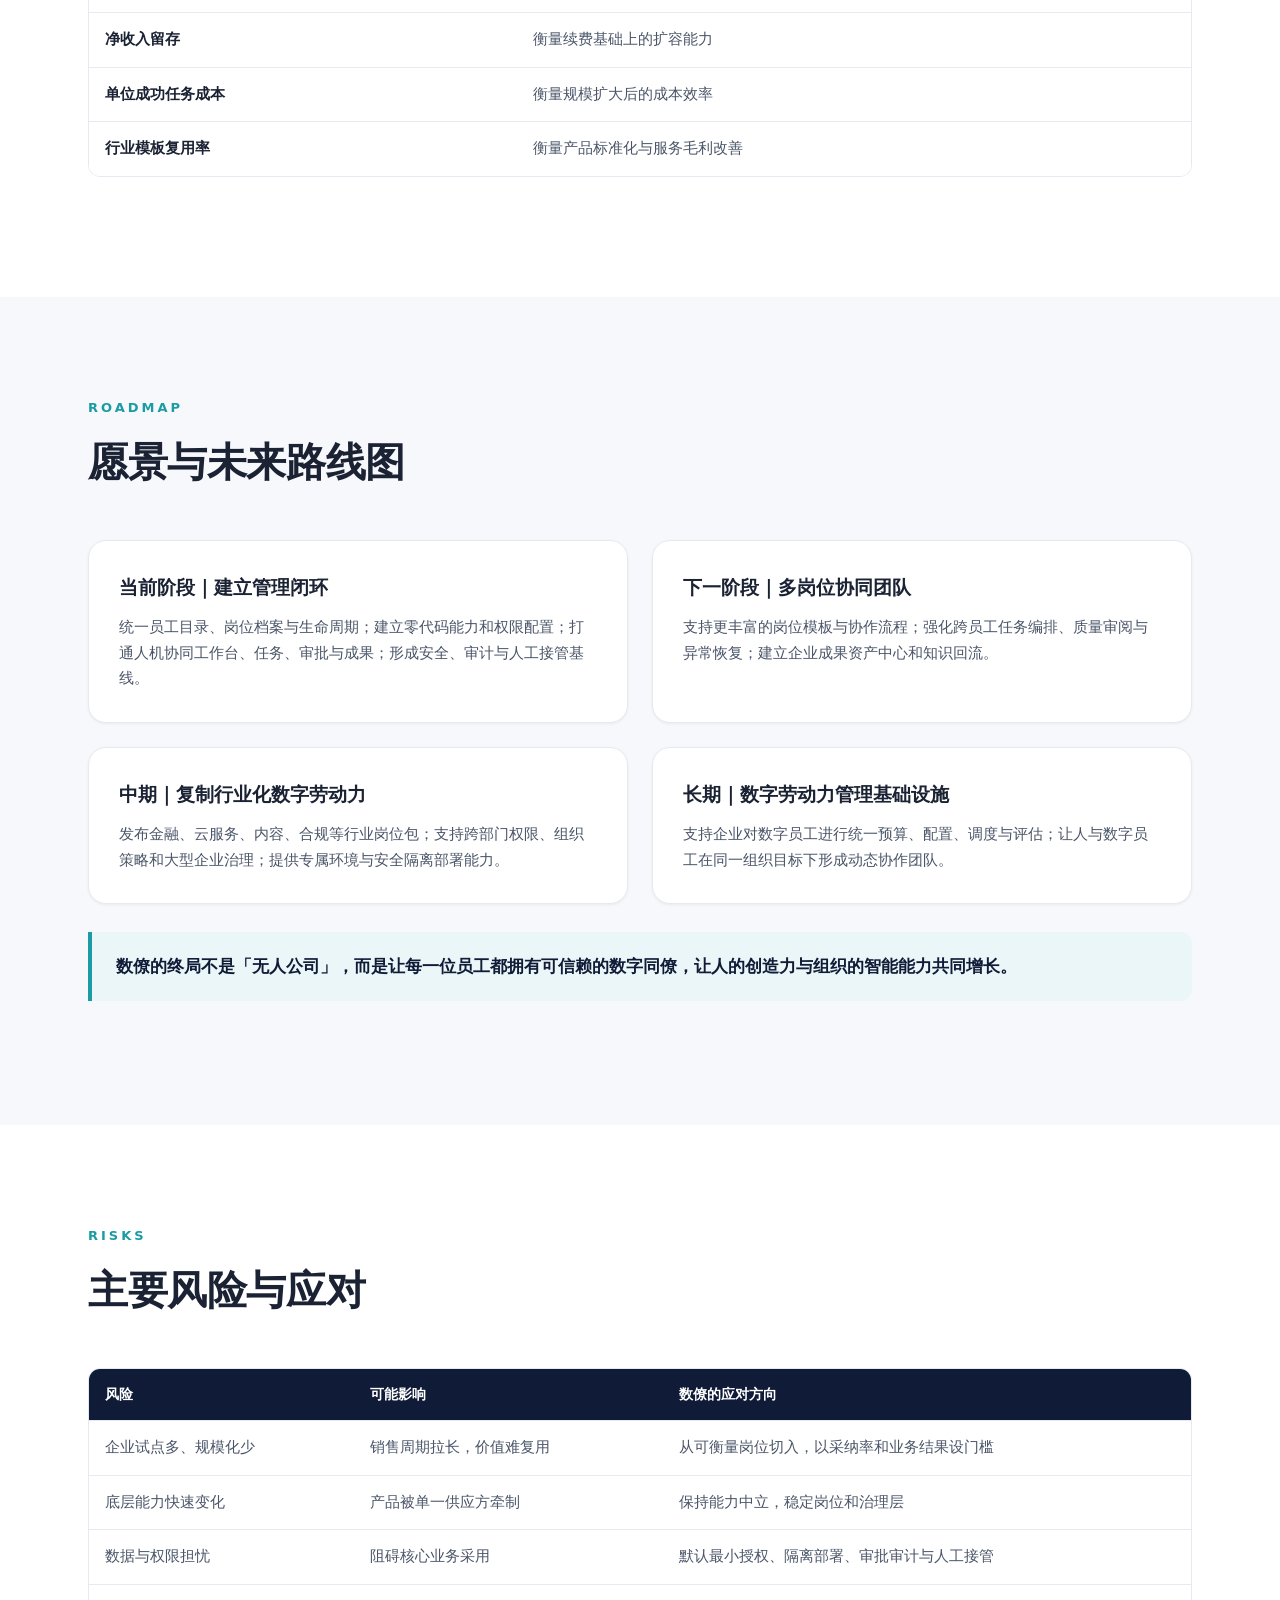
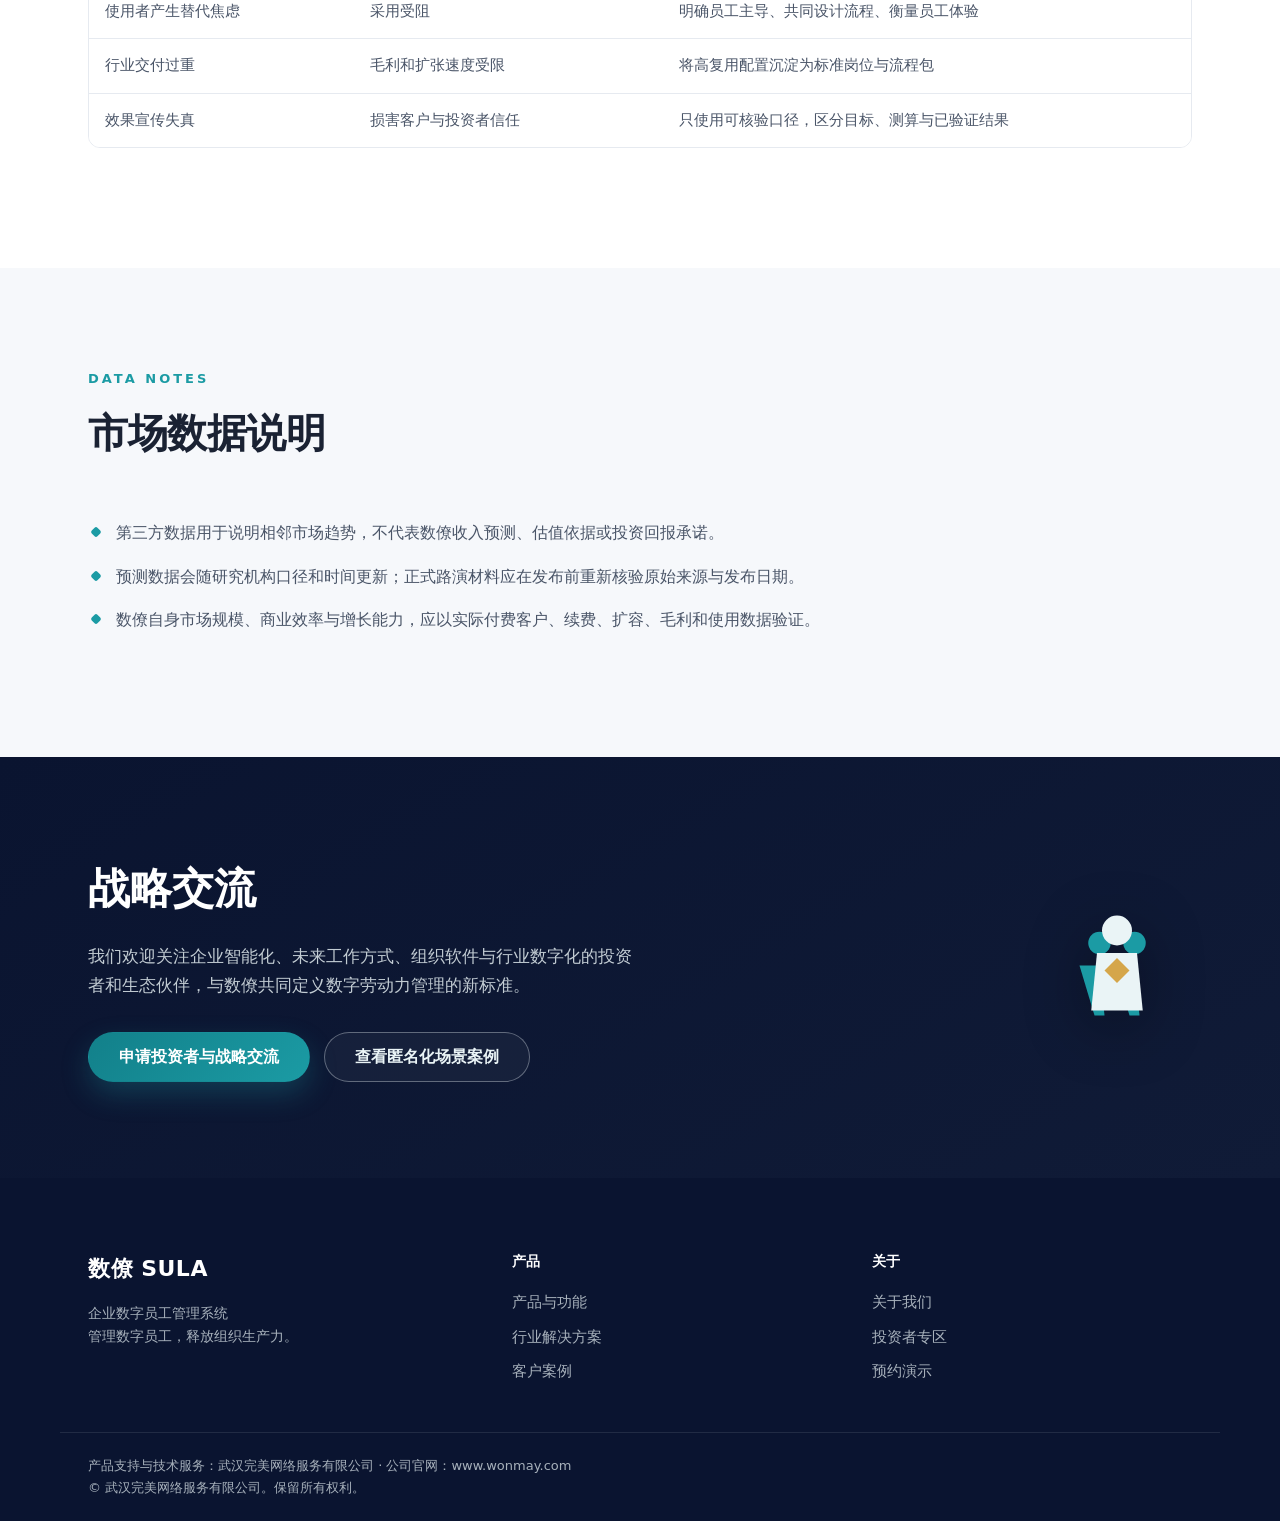
<file: doc/website/investors.html>
<!doctype html>
<html lang="zh-CN">
  <head>
    <meta charset="UTF-8" />
    <meta name="viewport" content="width=device-width, initial-scale=1.0" />
    <meta name="description" content="数僚 SULA 投资者与战略前景：数字劳动力治理新范式、市场机遇、商业模式、产品与技术壁垒、数据飞轮与路线图。" />
    <title>投资者专区 · 数僚 SULA</title>
    <link rel="icon" href="data:image/svg+xml,%3Csvg xmlns='http://www.w3.org/2000/svg' viewBox='0 0 64 64'%3E%3Crect width='64' height='64' rx='14' fill='%23101B37'/%3E%3Cpath d='M32 14l6 6-6 6-6-6z' fill='%23D5A64A'/%3E%3C/svg%3E" />
    <link rel="stylesheet" href="styles.css" />
  </head>
  <body>
    <header class="nav" id="nav">
      <div class="container nav-inner">
        <a class="brand" href="index.html" aria-label="数僚 SULA 首页">
          <span class="brand-mark" aria-hidden="true">
            <svg viewBox="0 0 64 64" width="34" height="34" role="img" aria-label="数僚 SULA 标识">
              <rect width="64" height="64" rx="15" fill="#101B37"/>
              <g>
                <circle cx="21" cy="18" r="5" fill="#1B9BA4"/>
                <path d="M13 28l8 0 2 22-4 0z" fill="#1B9BA4"/>
                <circle cx="43" cy="18" r="5" fill="#1B9BA4"/>
                <path d="M35 28l8 0 2 22-4 0z" fill="#1B9BA4"/>
                <circle cx="32" cy="13" r="6" fill="#EAF4F6"/>
                <path d="M24 22l16 0 2.4 24-20.8 0z" fill="#EAF4F6"/>
                <path d="M32 24l5.4 5.4-5.4 5.4-5.4-5.4z" fill="#D5A64A"/>
              </g>
            </svg>
          </span>
          <span class="brand-text">
            <span class="brand-name">数僚 SULA</span>
            <span class="brand-sub">企业数字员工管理系统</span>
          </span>
        </a>

        <nav class="nav-links" aria-label="主导航">
          <a href="index.html">首页</a>
          <a href="product.html">产品与功能</a>
          <a href="solutions.html">行业解决方案</a>
          <a href="cases.html">客户案例</a>
          <a href="investors.html" class="active">投资者专区</a>
          <a href="about.html">关于我们</a>
        </nav>

        <a class="btn btn-primary nav-cta" href="about.html#demo">预约演示</a>
        <button class="nav-toggle" id="navToggle" aria-label="展开菜单" aria-expanded="false">
          <span></span><span></span><span></span>
        </button>
      </div>
    </header>

    <main>
      <!-- 页头 -->
      <section class="page-hero">
        <div class="hero-bg" aria-hidden="true"></div>
        <div class="container page-hero-inner">
          <div class="breadcrumb"><a href="index.html">首页</a><span class="sep">/</span><span>投资者专区</span></div>
          <p class="eyebrow light">INVESTORS</p>
          <h1>企业 AI 的下一站，不是更多工具，而是数字劳动力治理</h1>
          <p class="lede">谁在工作？承担什么岗位？可以访问什么？如何协作？谁来审批？交付是否可信？成果属于谁？组织如何持续衡量价值？数僚 SULA 以企业数字员工管理系统切入这一长期命题。</p>
          <div class="hero-actions">
            <a class="btn btn-primary btn-lg" href="about.html#demo">申请战略交流</a>
            <a class="btn btn-ghost btn-lg" href="product.html">了解产品能力</a>
          </div>
        </div>
      </section>

      <!-- 一句话投资命题 -->
      <section class="section">
        <div class="container">
          <div class="section-head reveal">
            <p class="eyebrow">THESIS</p>
            <h2>一句话投资命题</h2>
          </div>
          <p class="blockquote reveal">模型能力将持续普及，企业真正稀缺的将是把数字劳动力安全带入组织、稳定进入流程、持续沉淀资产的管理能力。</p>
          <p class="prose reveal">数僚不与单一模型的短期领先绑定。它占据的是企业业务与智能能力之间的治理层：将不断变化的模型、能力与连接，映射为相对稳定的岗位、权限、流程、责任和组织资产。</p>
        </div>
      </section>

      <!-- 市场机遇 -->
      <section class="section section-alt">
        <div class="container">
          <div class="section-head reveal">
            <p class="eyebrow">MARKET OPPORTUNITY</p>
            <h2>市场机遇｜从 Prompt 交互走向 Workforce Governance</h2>
            <p class="section-sub">市场正在发生三重迁移。</p>
          </div>

          <div class="table-wrap reveal">
            <table class="data-table">
              <thead>
                <tr><th>过去</th><th>正在发生</th><th>对企业的新要求</th></tr>
              </thead>
              <tbody>
                <tr><td>个人尝鲜</td><td>团队级使用</td><td>统一身份、岗位与使用边界</td></tr>
                <tr><td>单点问答</td><td>持续执行真实流程</td><td>任务、协同、审批与异常接管</td></tr>
                <tr><td>一次性生成</td><td>长期数字劳动力</td><td>绩效衡量、成本治理与生命周期管理</td></tr>
                <tr><td>结果散落</td><td>企业资产沉淀</td><td>来源、版本、权限、复用与审计</td></tr>
                <tr><td>依赖某个模型</td><td>多能力持续演进</td><td>统一管理层与可替换的能力底座</td></tr>
              </tbody>
            </table>
          </div>

          <h3 class="reveal" style="font-size: 18px; margin: 28px 0 14px;">相邻市场规模与采用信号</h3>
          <ul class="lead-list reveal">
            <li>IDC 在 2024 年发布的预测中，预计全球 AI 解决方案投入将从 2025 年的 3,070 亿美元增长至 2028 年的 6,320 亿美元，2024—2028 年复合增长率约为 29%。<a class="text-link" href="https://info.idc.com/futurescape-generative-ai-2025-predictions.html" target="_blank" rel="noopener">来源：IDC</a></li>
            <li>微软 2025 年工作趋势指数显示，82% 的领导者预计将在未来 12—18 个月使用数字劳动力扩展团队能力。<a class="text-link" href="https://blogs.microsoft.com/blog/2025/04/23/the-2025-annual-work-trend-index-the-frontier-firm-is-born/" target="_blank" rel="noopener">来源：Microsoft</a></li>
            <li>IBM 援引其 2025 年企业研究指出，仅 25% 的 AI 项目达到预期投资回报，只有 16% 实现企业级规模化。治理、流程与价值衡量层仍有显著缺口。<a class="text-link" href="https://www.ibm.com/think/insights/realize-roi-ai-agents" target="_blank" rel="noopener">来源：IBM</a></li>
          </ul>
        </div>
      </section>

      <!-- 自身市场定义 -->
      <section class="section">
        <div class="container">
          <div class="section-head reveal">
            <p class="eyebrow">MARKET DEFINITION</p>
            <h2>数僚如何定义自身市场</h2>
            <p class="section-sub">不以宽泛的「全部 AI 市场」作为可服务市场，而以企业实际愿意长期纳管的数字员工数量和治理深度建立自下而上的测算模型。</p>
          </div>

          <div class="flywheel reveal">
            <p class="flywheel-title">年度市场容量模型</p>
            <div class="flywheel-steps">
              <span>目标企业数量</span><i>×</i>
              <span>企业平均受管数字员工数</span><i>×</i>
              <span>单位数字员工年费</span><i>+</i>
              <span>企业治理平台年费</span><i>+</i>
              <span>可选行业与部署模块</span>
            </div>
          </div>

          <div class="table-wrap reveal">
            <table class="data-table">
              <thead>
                <tr><th>测算变量</th><th>需要验证的问题</th><th>建议证据</th></tr>
              </thead>
              <tbody>
                <tr><td><strong>目标企业数</strong></td><td>哪些规模与行业最早产生治理刚需？</td><td>付费试点、销售周期、预算归属</td></tr>
                <tr><td><strong>数字员工密度</strong></td><td>一家企业会从 1 位扩展到多少岗位？</td><td>试点后的岗位扩容率</td></tr>
                <tr><td><strong>单位年费</strong></td><td>客户愿为一位受管数字员工支付多少？</td><td>报价接受率、续费与扩容数据</td></tr>
                <tr><td><strong>平台治理费</strong></td><td>安全、审计、组织与资产能力的独立价值多大？</td><td>管理者使用频率和模块付费率</td></tr>
                <tr><td><strong>行业模块</strong></td><td>哪些行业配置可复制、可标准化？</td><td>交付周期、复用率和毛利结构</td></tr>
              </tbody>
            </table>
          </div>
        </div>
      </section>

      <!-- 范式创新 -->
      <section class="section section-alt">
        <div class="container">
          <div class="section-head reveal">
            <p class="eyebrow">PARADIGM SHIFT</p>
            <h2>范式创新｜从「使用 AI」到「管理数字员工」</h2>
            <p class="section-sub">单点工具解决一次任务，回答「这次能不能做出来」，但很少回答长期的组织问题。数僚管理一支持续工作的数字队伍。</p>
          </div>

          <div class="table-wrap reveal">
            <table class="data-table">
              <thead>
                <tr><th>管理对象</th><th>企业级问题</th><th>数僚能力</th></tr>
              </thead>
              <tbody>
                <tr><td><strong>身份</strong></td><td>谁代表哪个岗位工作？</td><td>员工档案、编号、部门、负责人</td></tr>
                <tr><td><strong>能力</strong></td><td>为什么胜任这个岗位？</td><td>专业能力、企业知识与岗位模板</td></tr>
                <tr><td><strong>权限</strong></td><td>可以访问什么、做什么？</td><td>最小授权、数据分级、审批策略</td></tr>
                <tr><td><strong>协作</strong></td><td>多岗位如何共同交付？</td><td>任务分工、交接、进度与人工参与</td></tr>
                <tr><td><strong>履历</strong></td><td>做过什么、结果如何？</td><td>工作记录、状态、异常与绩效指标</td></tr>
                <tr><td><strong>资产</strong></td><td>交付如何持续产生价值？</td><td>成果归档、版本、复用与知识沉淀</td></tr>
                <tr><td><strong>生命周期</strong></td><td>如何入职、调整、暂停或归档？</td><td>发布、在岗、停用、交接与历史保留</td></tr>
              </tbody>
            </table>
          </div>
        </div>
      </section>

      <!-- 商业模式 -->
      <section class="section">
        <div class="container">
          <div class="section-head reveal">
            <p class="eyebrow">BUSINESS MODEL</p>
            <h2>商业模式｜SaaS 订阅 + 数字员工规模化扩容</h2>
          </div>

          <div class="grid grid-2">
            <div class="feature-card reveal">
              <h3>1. 企业基础订阅</h3>
              <p>提供组织、用户、数字员工目录、工作台、基础权限、成果中心和管理概览。基础订阅建立稳定的年度客户关系。</p>
            </div>
            <div class="feature-card reveal">
              <h3>2. 数字员工规模包</h3>
              <p>客户可以从一个岗位试点，按受管数字员工数量、活跃岗位或业务单元逐步扩容。扩容与真实业务覆盖直接相关。</p>
            </div>
            <div class="feature-card reveal">
              <h3>3. 企业治理增强模块</h3>
              <p>针对更高要求的客户提供精细权限、审批中心、审计对账、敏感数据策略、高可用与高级管理能力。</p>
            </div>
            <div class="feature-card reveal">
              <h3>4. 行业岗位与流程包</h3>
              <p>将金融研究、云服务、内容运营、文档合规等经过验证的岗位配置、流程模板、指标体系与知识结构产品化。</p>
            </div>
            <div class="feature-card reveal">
              <h3>5. 专属部署与集成服务</h3>
              <p>为有数据边界、网络隔离和系统连接要求的企业提供专属环境、业务连接与实施支持。</p>
            </div>
          </div>

          <div class="flywheel reveal" style="margin-top: 28px;">
            <p class="flywheel-title">收入扩展路径</p>
            <div class="flywheel-steps">
              <span>单岗位试点</span><i>→</i>
              <span>同团队多岗位协同</span><i>→</i>
              <span>跨部门复制</span><i>→</i>
              <span>治理模块升级</span><i>→</i>
              <span>行业模板与专属部署</span><i>→</i>
              <span>年度续费与持续扩容</span>
            </div>
          </div>
        </div>
      </section>

      <!-- 产品与技术壁垒 -->
      <section class="section section-alt">
        <div class="container">
          <div class="section-head reveal">
            <p class="eyebrow">MOATS</p>
            <h2>产品与技术壁垒</h2>
          </div>

          <div class="grid grid-3">
            <div class="feature-card reveal">
              <h3>01 岗位化对象模型</h3>
              <p>围绕数字员工建立身份、岗位、能力、权限、协作、履历、成果和生命周期的完整对象关系，形成高迁移成本。</p>
            </div>
            <div class="feature-card reveal">
              <h3>02 多员工协同编排</h3>
              <p>复杂任务可在多个专业岗位之间拆解、交接与审阅，让协同从演示能力变成可持续流程。</p>
            </div>
            <div class="feature-card reveal">
              <h3>03 安全合规隔离</h3>
              <p>按企业信任域管理数据和运行边界；敏感资源默认拒绝，关键动作按策略审批，过程进入审计。</p>
            </div>
            <div class="feature-card reveal">
              <h3>04 企业知识资产沉淀</h3>
              <p>每一份成果都与来源、岗位、任务、版本和审阅状态关联，数字员工越用越贴近企业实际工作方式。</p>
            </div>
            <div class="feature-card reveal">
              <h3>05 能力中立与持续兼容</h3>
              <p>通过统一管理层隔离变化，让企业在不重建岗位与治理体系的前提下调整底层能力。</p>
            </div>
            <div class="feature-card reveal">
              <h3>06 可量化的价值治理</h3>
              <p>以成功任务而非调用次数为核心，为续费、扩容和岗位优化提供证据。</p>
            </div>
          </div>
        </div>
      </section>

      <!-- 飞轮 -->
      <section class="section">
        <div class="container">
          <div class="section-head reveal">
            <p class="eyebrow">FLYWHEELS</p>
            <h2>数据飞轮与商业飞轮</h2>
          </div>

          <div class="flywheel reveal">
            <p class="flywheel-title">数据飞轮</p>
            <div class="flywheel-steps">
              <span>更多受控任务</span><i>→</i>
              <span>更多经审阅的成果</span><i>→</i>
              <span>更完整的企业知识与流程</span><i>→</i>
              <span>更稳定的数字员工表现</span><i>→</i>
              <span>更高的员工信任与使用</span>
            </div>
          </div>

          <div class="flywheel reveal" style="margin-top: 20px;">
            <p class="flywheel-title">商业飞轮</p>
            <div class="flywheel-steps">
              <span>首个岗位验证价值</span><i>→</i>
              <span>同团队增加专业岗位</span><i>→</i>
              <span>多岗位协同产生更大价值</span><i>→</i>
              <span>管理与治理需求增加</span><i>→</i>
              <span>跨部门复制</span><i>→</i>
              <span>续费与扩容</span>
            </div>
          </div>
        </div>
      </section>

      <!-- 市场进入策略 -->
      <section class="section section-alt">
        <div class="container">
          <div class="section-head reveal">
            <p class="eyebrow">GO-TO-MARKET</p>
            <h2>市场进入策略</h2>
          </div>

          <div class="grid grid-2">
            <div class="feature-card reveal"><h3>聚焦高价值起点</h3><p>优先进入信息密集、重复度高、专业判断不可替代、审计要求明确的场景，例如金融研究、云技术服务、内容运营和合规文档。</p></div>
            <div class="feature-card reveal"><h3>以岗位试点降低决策门槛</h3><p>首期不要求客户改造全部组织。用 4—8 周验证一个岗位、一个流程和一组指标。</p></div>
            <div class="feature-card reveal"><h3>以可复制模板提高交付效率</h3><p>将经过验证的岗位定义、权限方案、工作流、审阅点和价值指标沉淀为行业模板。</p></div>
            <div class="feature-card reveal"><h3>以扩容而非一次性交付增长</h3><p>客户在首个岗位成功后，沿同团队岗位、跨部门流程、治理模块和专属部署逐步扩展。</p></div>
          </div>
        </div>
      </section>

      <!-- 关键经营指标 -->
      <section class="section">
        <div class="container">
          <div class="section-head reveal">
            <p class="eyebrow">KEY METRICS</p>
            <h2>关键经营指标</h2>
          </div>

          <div class="table-wrap reveal">
            <table class="data-table">
              <thead>
                <tr><th>指标</th><th>为什么重要</th></tr>
              </thead>
              <tbody>
                <tr><td><strong>首个岗位上线时间</strong></td><td>衡量从签约到可用价值的速度</td></tr>
                <tr><td><strong>试点任务成功率</strong></td><td>衡量产品能否稳定进入真实流程</td></tr>
                <tr><td><strong>成果采纳率</strong></td><td>区分「生成了内容」与「产生了价值」</td></tr>
                <tr><td><strong>周活跃业务用户率</strong></td><td>衡量数字员工是否进入工作习惯</td></tr>
                <tr><td><strong>单客户受管数字员工数</strong></td><td>衡量岗位扩展与收入增长潜力</td></tr>
                <tr><td><strong>试点转年度订阅率</strong></td><td>衡量价值证明与采购转化</td></tr>
                <tr><td><strong>年度续费率</strong></td><td>衡量持续价值和客户黏性</td></tr>
                <tr><td><strong>净收入留存</strong></td><td>衡量续费基础上的扩容能力</td></tr>
                <tr><td><strong>单位成功任务成本</strong></td><td>衡量规模扩大后的成本效率</td></tr>
                <tr><td><strong>行业模板复用率</strong></td><td>衡量产品标准化与服务毛利改善</td></tr>
              </tbody>
            </table>
          </div>
        </div>
      </section>

      <!-- 路线图 -->
      <section class="section section-alt">
        <div class="container">
          <div class="section-head reveal">
            <p class="eyebrow">ROADMAP</p>
            <h2>愿景与未来路线图</h2>
          </div>

          <div class="grid grid-2">
            <div class="feature-card reveal">
              <h3>当前阶段｜建立管理闭环</h3>
              <p>统一员工目录、岗位档案与生命周期；建立零代码能力和权限配置；打通人机协同工作台、任务、审批与成果；形成安全、审计与人工接管基线。</p>
            </div>
            <div class="feature-card reveal">
              <h3>下一阶段｜多岗位协同团队</h3>
              <p>支持更丰富的岗位模板与协作流程；强化跨员工任务编排、质量审阅与异常恢复；建立企业成果资产中心和知识回流。</p>
            </div>
            <div class="feature-card reveal">
              <h3>中期｜复制行业化数字劳动力</h3>
              <p>发布金融、云服务、内容、合规等行业岗位包；支持跨部门权限、组织策略和大型企业治理；提供专属环境与安全隔离部署能力。</p>
            </div>
            <div class="feature-card reveal">
              <h3>长期｜数字劳动力管理基础设施</h3>
              <p>支持企业对数字员工进行统一预算、配置、调度与评估；让人与数字员工在同一组织目标下形成动态协作团队。</p>
            </div>
          </div>

          <p class="blockquote reveal" style="margin-top: 28px;">数僚的终局不是「无人公司」，而是让每一位员工都拥有可信赖的数字同僚，让人的创造力与组织的智能能力共同增长。</p>
        </div>
      </section>

      <!-- 风险与应对 -->
      <section class="section">
        <div class="container">
          <div class="section-head reveal">
            <p class="eyebrow">RISKS</p>
            <h2>主要风险与应对</h2>
          </div>

          <div class="table-wrap reveal">
            <table class="data-table">
              <thead>
                <tr><th>风险</th><th>可能影响</th><th>数僚的应对方向</th></tr>
              </thead>
              <tbody>
                <tr><td>企业试点多、规模化少</td><td>销售周期拉长，价值难复用</td><td>从可衡量岗位切入，以采纳率和业务结果设门槛</td></tr>
                <tr><td>底层能力快速变化</td><td>产品被单一供应方牵制</td><td>保持能力中立，稳定岗位和治理层</td></tr>
                <tr><td>数据与权限担忧</td><td>阻碍核心业务采用</td><td>默认最小授权、隔离部署、审批审计与人工接管</td></tr>
                <tr><td>使用者产生替代焦虑</td><td>采用受阻</td><td>明确员工主导、共同设计流程、衡量员工体验</td></tr>
                <tr><td>行业交付过重</td><td>毛利和扩张速度受限</td><td>将高复用配置沉淀为标准岗位与流程包</td></tr>
                <tr><td>效果宣传失真</td><td>损害客户与投资者信任</td><td>只使用可核验口径，区分目标、测算与已验证结果</td></tr>
              </tbody>
            </table>
          </div>
        </div>
      </section>

      <!-- 市场数据说明 -->
      <section class="section section-alt">
        <div class="container">
          <div class="section-head reveal">
            <p class="eyebrow">DATA NOTES</p>
            <h2>市场数据说明</h2>
          </div>
          <ul class="lead-list reveal">
            <li>第三方数据用于说明相邻市场趋势，不代表数僚收入预测、估值依据或投资回报承诺。</li>
            <li>预测数据会随研究机构口径和时间更新；正式路演材料应在发布前重新核验原始来源与发布日期。</li>
            <li>数僚自身市场规模、商业效率与增长能力，应以实际付费客户、续费、扩容、毛利和使用数据验证。</li>
          </ul>
        </div>
      </section>

      <!-- 战略交流 -->
      <section class="cta">
        <div class="container cta-inner">
          <div class="cta-copy reveal">
            <h2>战略交流</h2>
            <p>我们欢迎关注企业智能化、未来工作方式、组织软件与行业数字化的投资者和生态伙伴，与数僚共同定义数字劳动力管理的新标准。</p>
            <div class="hero-actions">
              <a class="btn btn-primary btn-lg" href="about.html#demo">申请投资者与战略交流</a>
              <a class="btn btn-ghost btn-lg" href="cases.html">查看匿名化场景案例</a>
            </div>
          </div>
          <div class="cta-mark reveal" aria-hidden="true">
            <svg viewBox="0 0 120 120" width="150" height="150">
              <circle cx="46" cy="40" r="9" fill="#1B9BA4"/>
              <path d="M30 58l16 0 4 40-8 0z" fill="#1B9BA4"/>
              <circle cx="74" cy="40" r="9" fill="#1B9BA4"/>
              <path d="M58 58l16 0 4 40-8 0z" fill="#1B9BA4"/>
              <circle cx="60" cy="30" r="12" fill="#EAF4F6"/>
              <path d="M44 48l32 0 4.6 46-41.2 0z" fill="#EAF4F6"/>
              <path d="M60 52l10 10-10 10-10-10z" fill="#D5A64A"/>
            </svg>
          </div>
        </div>
      </section>
    </main>

    <footer class="footer">
      <div class="container footer-inner">
        <div class="footer-brand">
          <span class="brand-name">数僚 SULA</span>
          <p>企业数字员工管理系统<br />管理数字员工，释放组织生产力。</p>
        </div>
        <div class="footer-col">
          <h4>产品</h4>
          <nav class="footer-links" aria-label="页脚导航">
            <a href="product.html">产品与功能</a>
            <a href="solutions.html">行业解决方案</a>
            <a href="cases.html">客户案例</a>
          </nav>
        </div>
        <div class="footer-col">
          <h4>关于</h4>
          <nav class="footer-links" aria-label="页脚导航">
            <a href="about.html">关于我们</a>
            <a href="investors.html">投资者专区</a>
            <a href="about.html#demo">预约演示</a>
          </nav>
        </div>
      </div>
      <div class="container footer-bottom">
        <p>产品支持与技术服务：武汉完美网络服务有限公司 · 公司官网：<a href="https://www.wonmay.com/" target="_blank" rel="noopener">www.wonmay.com</a></p>
        <p>© 武汉完美网络服务有限公司。保留所有权利。</p>
      </div>
    </footer>

    <script src="script.js"></script>
  </body>
</html>
</file>
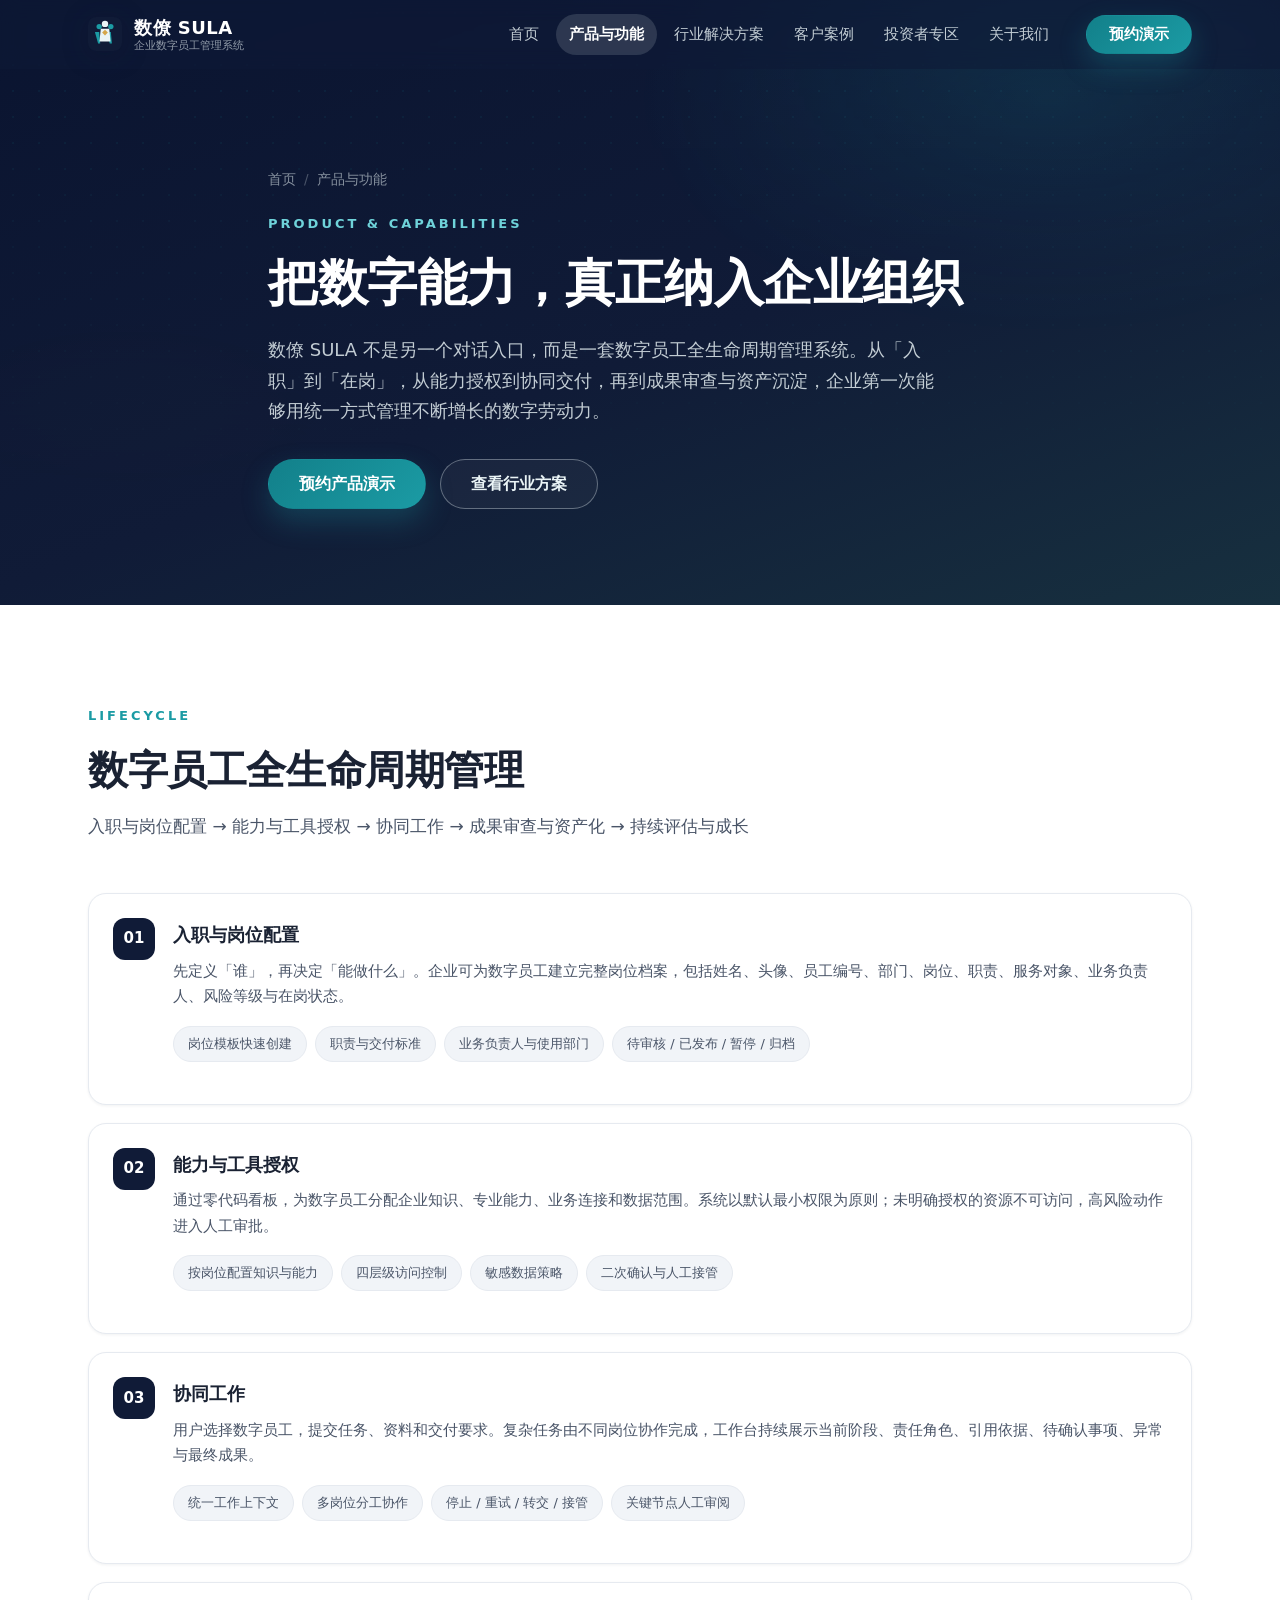
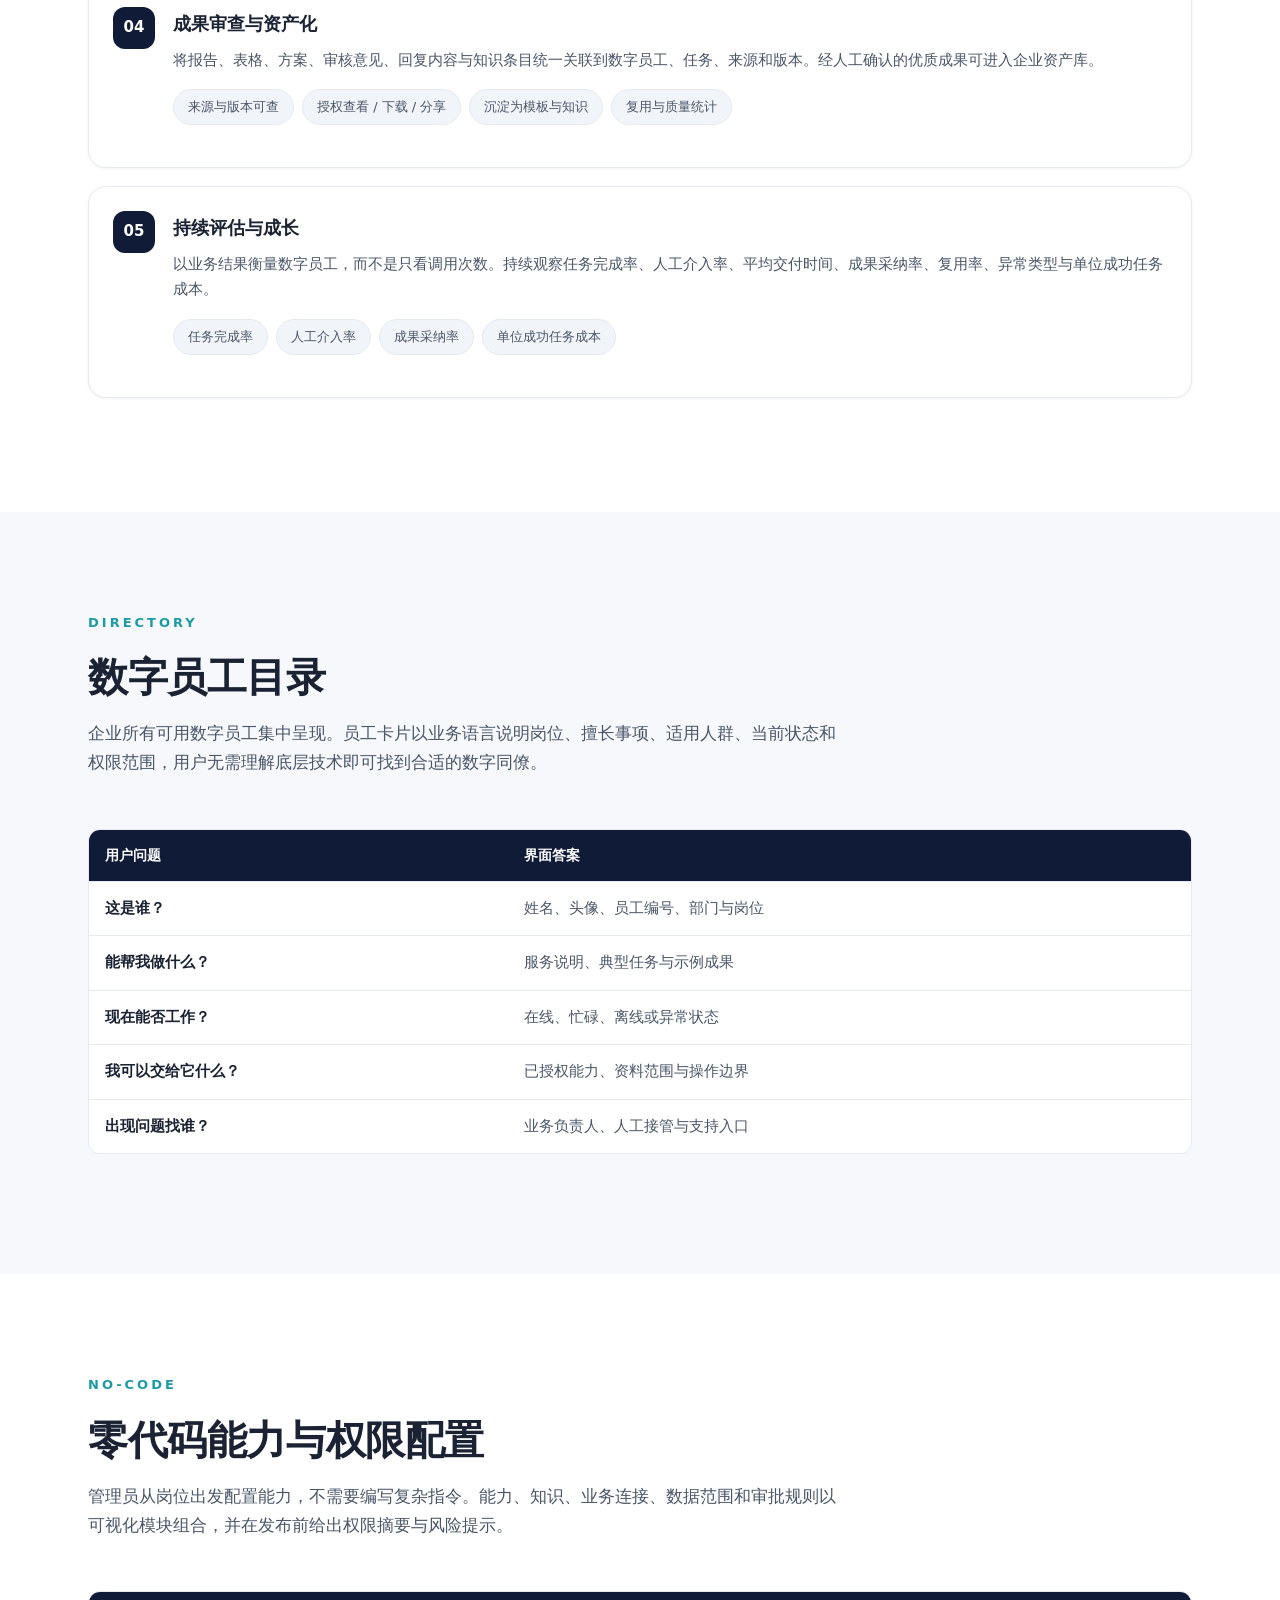
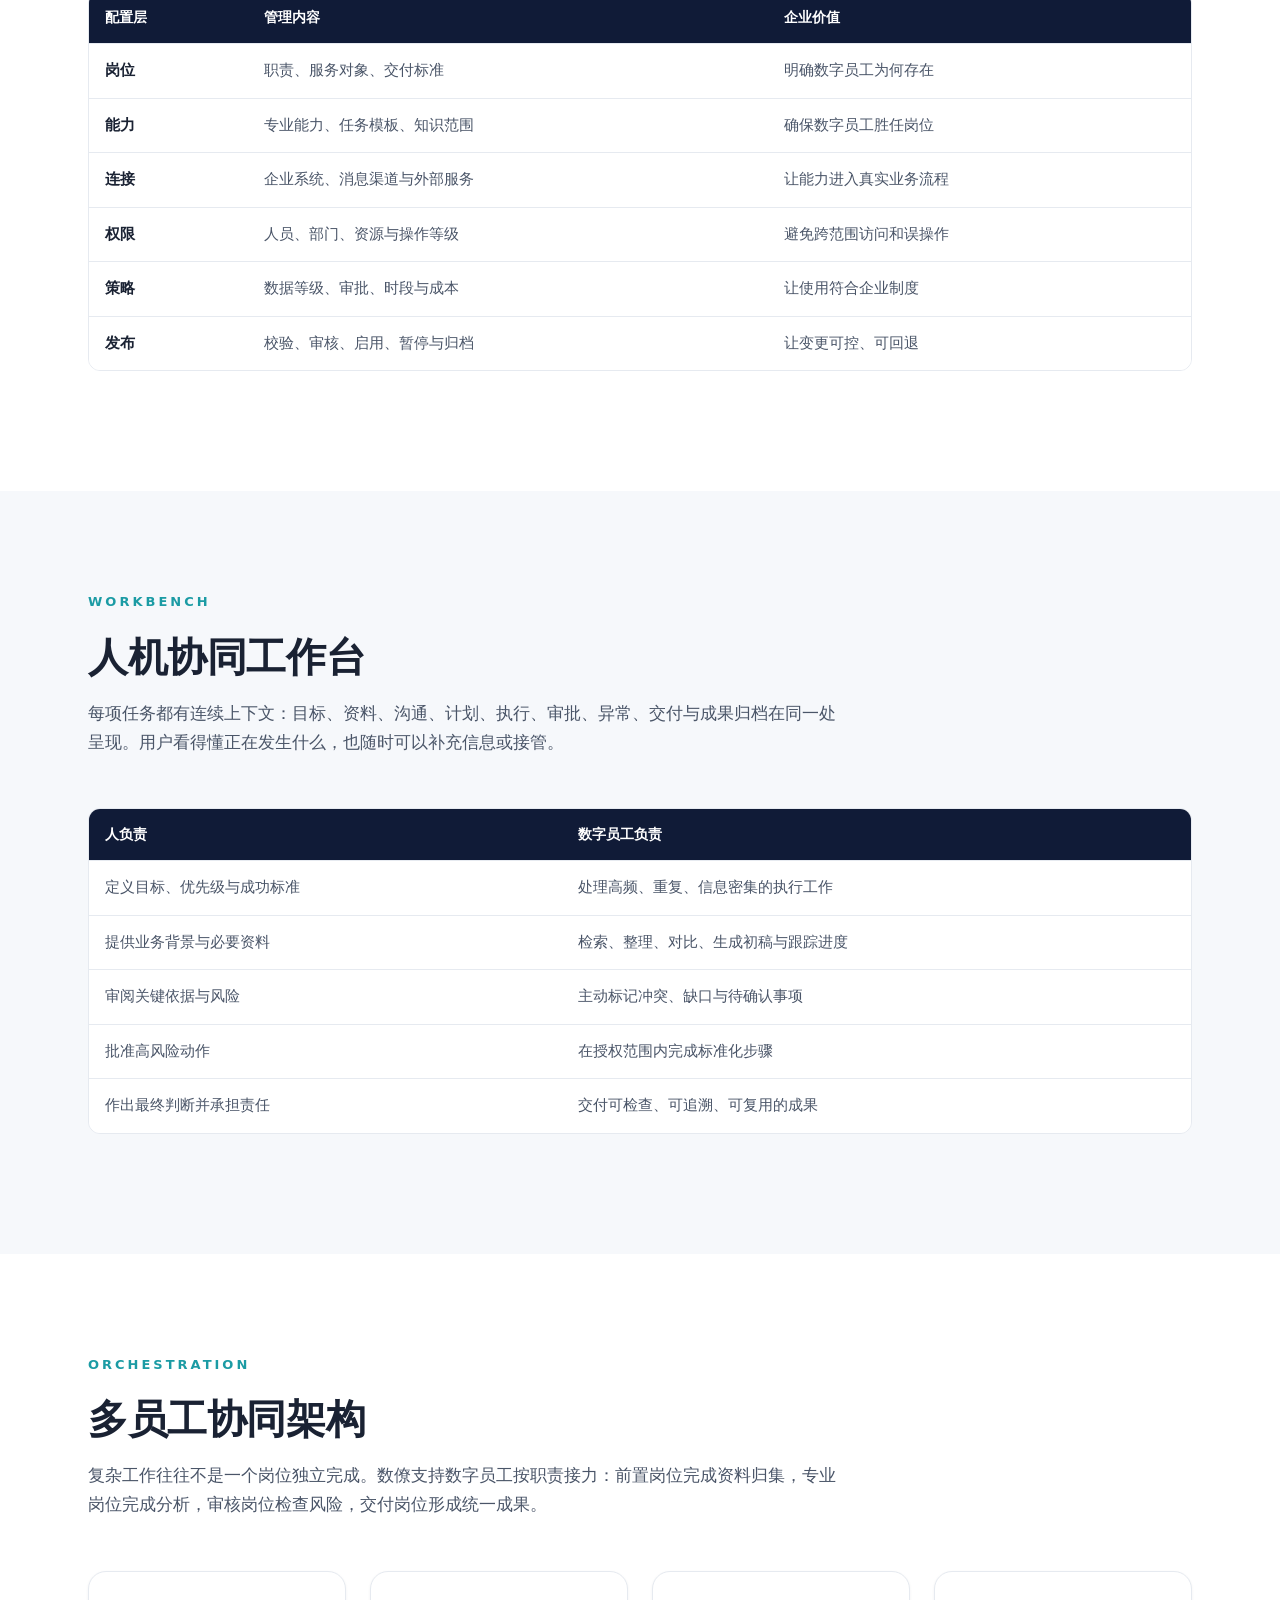
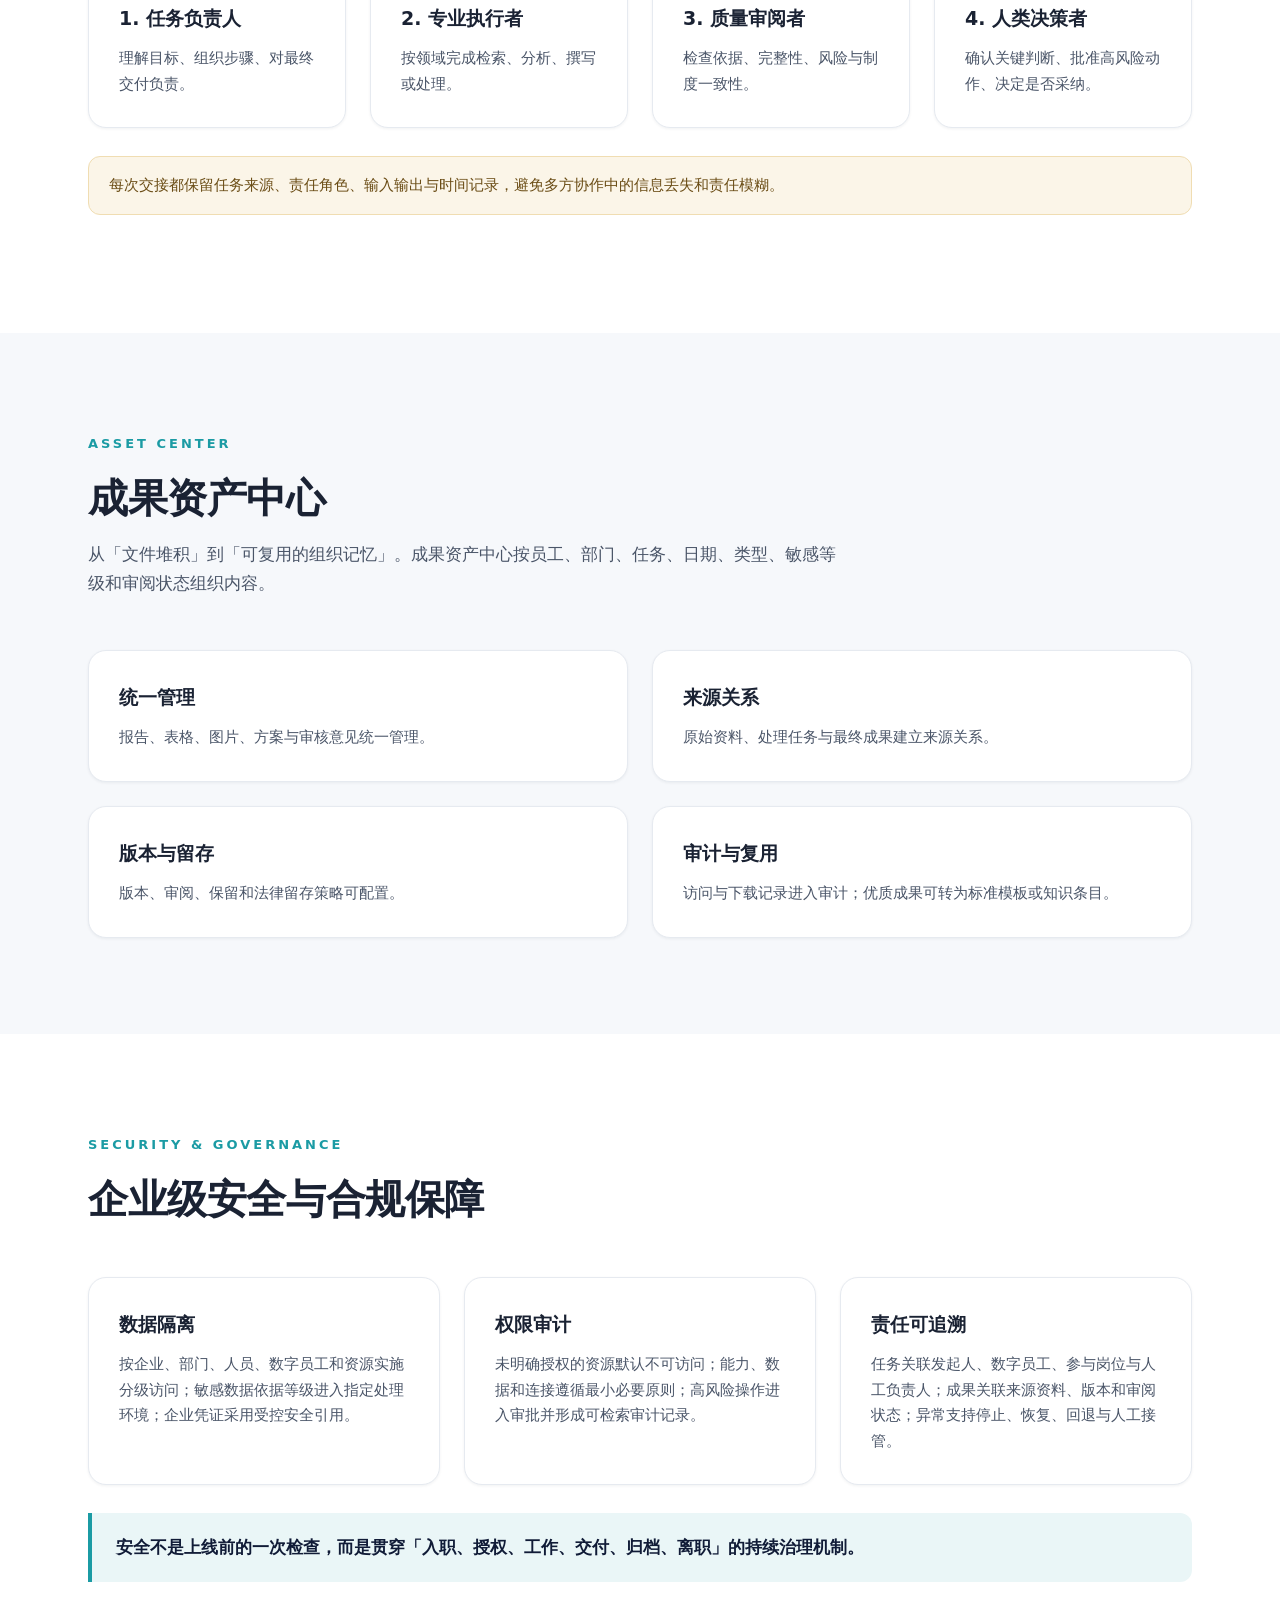
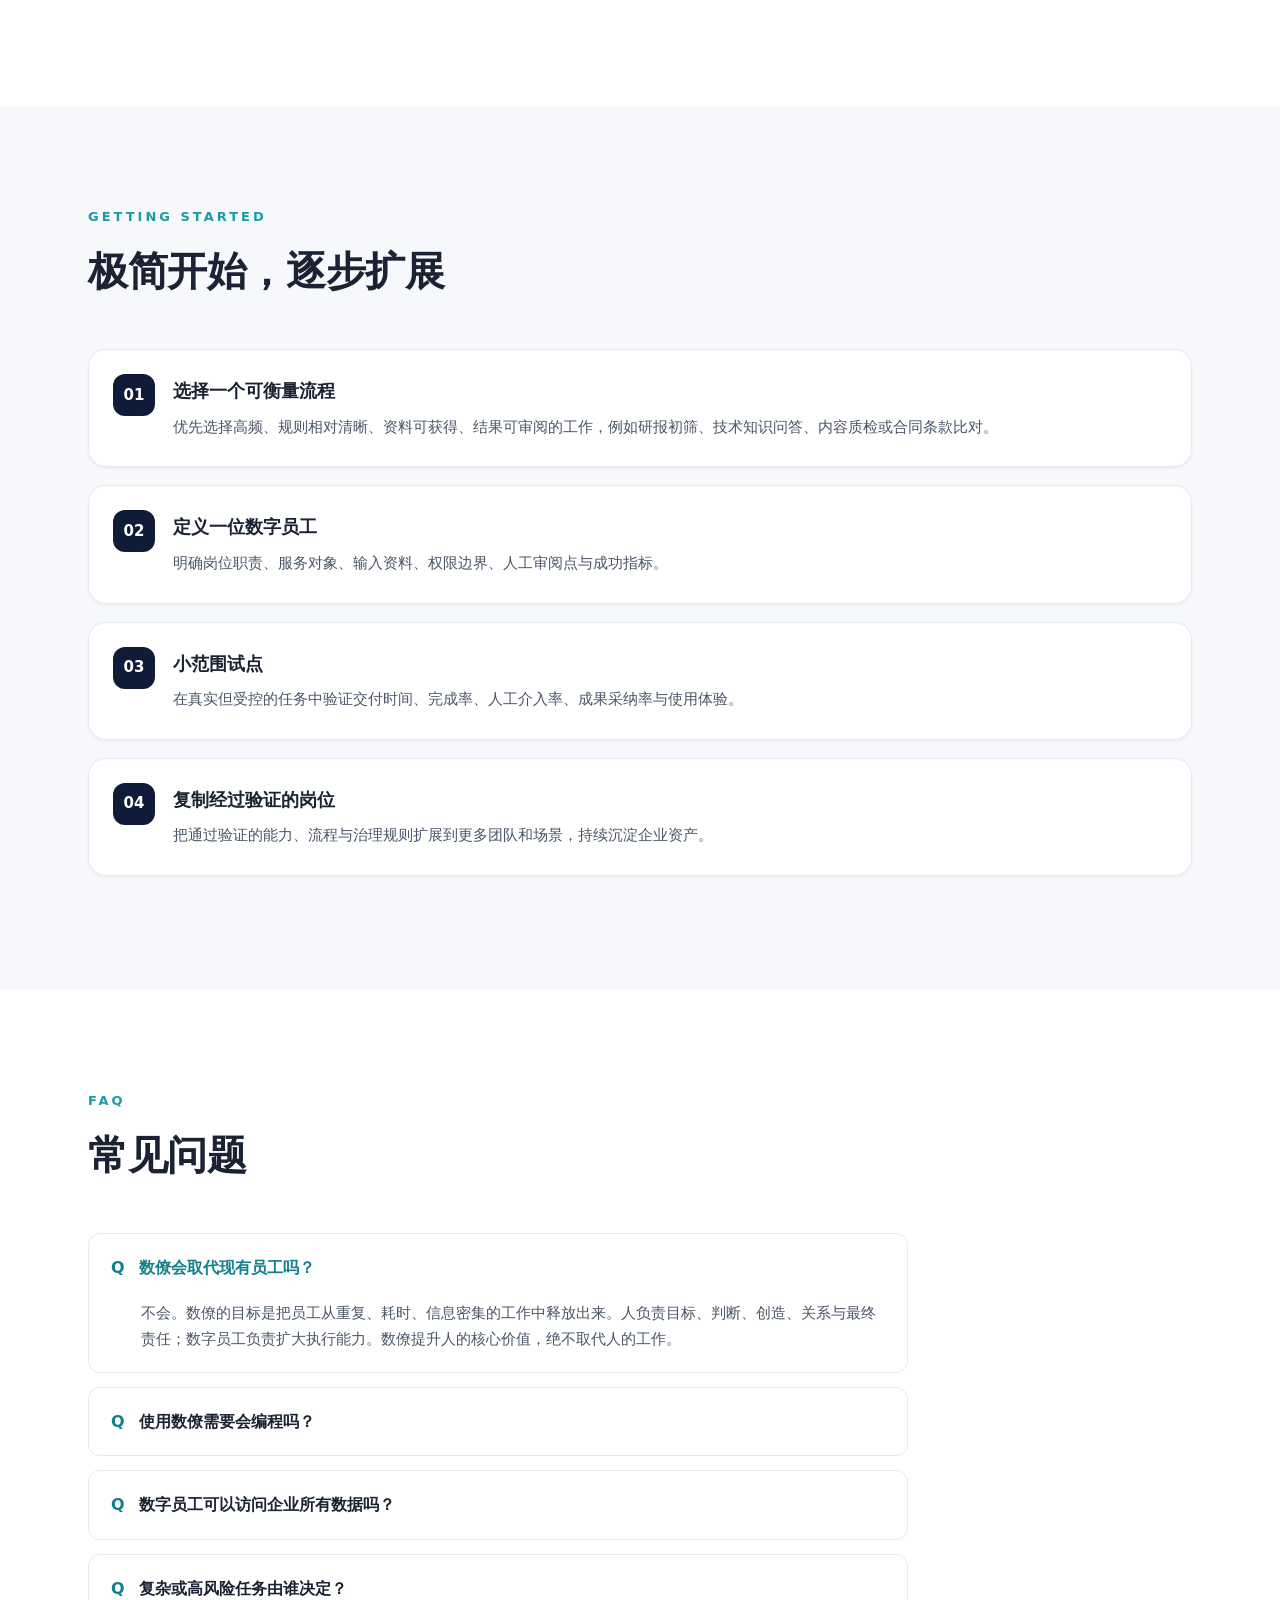
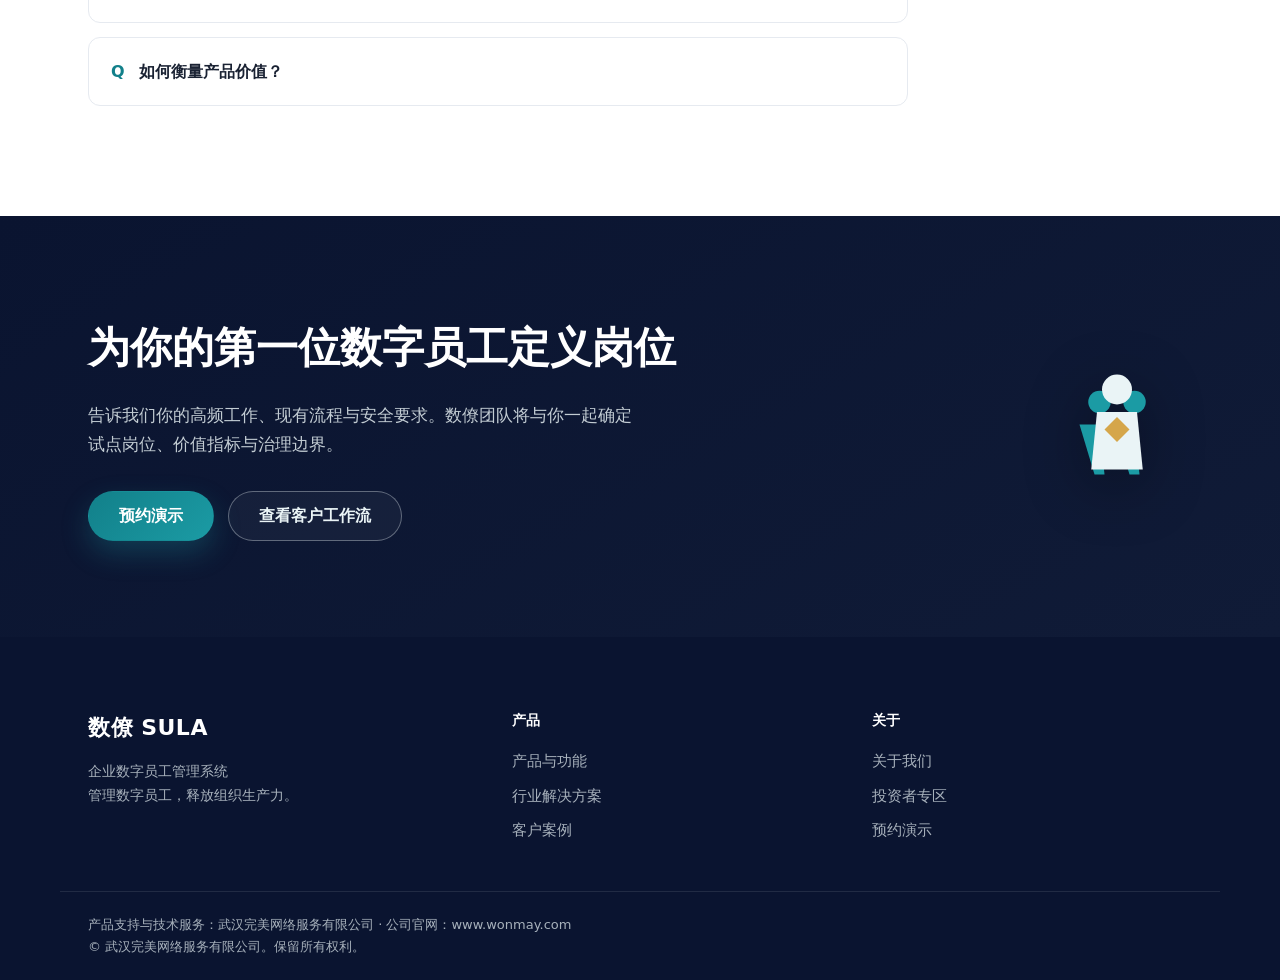
<file: doc/website/product.html>
<!doctype html>
<html lang="zh-CN">
  <head>
    <meta charset="UTF-8" />
    <meta name="viewport" content="width=device-width, initial-scale=1.0" />
    <meta name="description" content="数僚 SULA 产品与功能：数字员工全生命周期管理、数字员工目录、零代码能力与权限配置、人机协同工作台、多员工协同架构、成果资产中心与企业级安全合规。" />
    <title>产品与功能 · 数僚 SULA</title>
    <link rel="icon" href="data:image/svg+xml,%3Csvg xmlns='http://www.w3.org/2000/svg' viewBox='0 0 64 64'%3E%3Crect width='64' height='64' rx='14' fill='%23101B37'/%3E%3Cpath d='M32 14l6 6-6 6-6-6z' fill='%23D5A64A'/%3E%3C/svg%3E" />
    <link rel="stylesheet" href="styles.css" />
  </head>
  <body>
    <header class="nav" id="nav">
      <div class="container nav-inner">
        <a class="brand" href="index.html" aria-label="数僚 SULA 首页">
          <span class="brand-mark" aria-hidden="true">
            <svg viewBox="0 0 64 64" width="34" height="34" role="img" aria-label="数僚 SULA 标识">
              <rect width="64" height="64" rx="15" fill="#101B37"/>
              <g>
                <circle cx="21" cy="18" r="5" fill="#1B9BA4"/>
                <path d="M13 28l8 0 2 22-4 0z" fill="#1B9BA4"/>
                <circle cx="43" cy="18" r="5" fill="#1B9BA4"/>
                <path d="M35 28l8 0 2 22-4 0z" fill="#1B9BA4"/>
                <circle cx="32" cy="13" r="6" fill="#EAF4F6"/>
                <path d="M24 22l16 0 2.4 24-20.8 0z" fill="#EAF4F6"/>
                <path d="M32 24l5.4 5.4-5.4 5.4-5.4-5.4z" fill="#D5A64A"/>
              </g>
            </svg>
          </span>
          <span class="brand-text">
            <span class="brand-name">数僚 SULA</span>
            <span class="brand-sub">企业数字员工管理系统</span>
          </span>
        </a>

        <nav class="nav-links" aria-label="主导航">
          <a href="index.html">首页</a>
          <a href="product.html" class="active">产品与功能</a>
          <a href="solutions.html">行业解决方案</a>
          <a href="cases.html">客户案例</a>
          <a href="investors.html">投资者专区</a>
          <a href="about.html">关于我们</a>
        </nav>

        <a class="btn btn-primary nav-cta" href="about.html#demo">预约演示</a>
        <button class="nav-toggle" id="navToggle" aria-label="展开菜单" aria-expanded="false">
          <span></span><span></span><span></span>
        </button>
      </div>
    </header>

    <main>
      <!-- 页头 -->
      <section class="page-hero">
        <div class="hero-bg" aria-hidden="true"></div>
        <div class="container page-hero-inner">
          <div class="breadcrumb"><a href="index.html">首页</a><span class="sep">/</span><span>产品与功能</span></div>
          <p class="eyebrow light">PRODUCT &amp; CAPABILITIES</p>
          <h1>把数字能力，真正纳入企业组织</h1>
          <p class="lede">数僚 SULA 不是另一个对话入口，而是一套数字员工全生命周期管理系统。从「入职」到「在岗」，从能力授权到协同交付，再到成果审查与资产沉淀，企业第一次能够用统一方式管理不断增长的数字劳动力。</p>
          <div class="hero-actions">
            <a class="btn btn-primary btn-lg" href="about.html#demo">预约产品演示</a>
            <a class="btn btn-ghost btn-lg" href="solutions.html">查看行业方案</a>
          </div>
        </div>
      </section>

      <!-- 全生命周期 -->
      <section class="section">
        <div class="container">
          <div class="section-head reveal">
            <p class="eyebrow">LIFECYCLE</p>
            <h2>数字员工全生命周期管理</h2>
            <p class="section-sub">入职与岗位配置 → 能力与工具授权 → 协同工作 → 成果审查与资产化 → 持续评估与成长</p>
          </div>

          <ol class="step-list">
            <li class="reveal">
              <h3>入职与岗位配置</h3>
              <p>先定义「谁」，再决定「能做什么」。企业可为数字员工建立完整岗位档案，包括姓名、头像、员工编号、部门、岗位、职责、服务对象、业务负责人、风险等级与在岗状态。</p>
              <div class="chip-row">
                <span class="chip">岗位模板快速创建</span>
                <span class="chip">职责与交付标准</span>
                <span class="chip">业务负责人与使用部门</span>
                <span class="chip">待审核 / 已发布 / 暂停 / 归档</span>
              </div>
            </li>
            <li class="reveal">
              <h3>能力与工具授权</h3>
              <p>通过零代码看板，为数字员工分配企业知识、专业能力、业务连接和数据范围。系统以默认最小权限为原则；未明确授权的资源不可访问，高风险动作进入人工审批。</p>
              <div class="chip-row">
                <span class="chip">按岗位配置知识与能力</span>
                <span class="chip">四层级访问控制</span>
                <span class="chip">敏感数据策略</span>
                <span class="chip">二次确认与人工接管</span>
              </div>
            </li>
            <li class="reveal">
              <h3>协同工作</h3>
              <p>用户选择数字员工，提交任务、资料和交付要求。复杂任务由不同岗位协作完成，工作台持续展示当前阶段、责任角色、引用依据、待确认事项、异常与最终成果。</p>
              <div class="chip-row">
                <span class="chip">统一工作上下文</span>
                <span class="chip">多岗位分工协作</span>
                <span class="chip">停止 / 重试 / 转交 / 接管</span>
                <span class="chip">关键节点人工审阅</span>
              </div>
            </li>
            <li class="reveal">
              <h3>成果审查与资产化</h3>
              <p>将报告、表格、方案、审核意见、回复内容与知识条目统一关联到数字员工、任务、来源和版本。经人工确认的优质成果可进入企业资产库。</p>
              <div class="chip-row">
                <span class="chip">来源与版本可查</span>
                <span class="chip">授权查看 / 下载 / 分享</span>
                <span class="chip">沉淀为模板与知识</span>
                <span class="chip">复用与质量统计</span>
              </div>
            </li>
            <li class="reveal">
              <h3>持续评估与成长</h3>
              <p>以业务结果衡量数字员工，而不是只看调用次数。持续观察任务完成率、人工介入率、平均交付时间、成果采纳率、复用率、异常类型与单位成功任务成本。</p>
              <div class="chip-row">
                <span class="chip">任务完成率</span>
                <span class="chip">人工介入率</span>
                <span class="chip">成果采纳率</span>
                <span class="chip">单位成功任务成本</span>
              </div>
            </li>
          </ol>
        </div>
      </section>

      <!-- 数字员工目录 -->
      <section class="section section-alt">
        <div class="container">
          <div class="section-head reveal">
            <p class="eyebrow">DIRECTORY</p>
            <h2>数字员工目录</h2>
            <p class="section-sub">企业所有可用数字员工集中呈现。员工卡片以业务语言说明岗位、擅长事项、适用人群、当前状态和权限范围，用户无需理解底层技术即可找到合适的数字同僚。</p>
          </div>

          <div class="table-wrap reveal">
            <table class="data-table">
              <thead>
                <tr>
                  <th>用户问题</th>
                  <th>界面答案</th>
                </tr>
              </thead>
              <tbody>
                <tr><td><strong>这是谁？</strong></td><td>姓名、头像、员工编号、部门与岗位</td></tr>
                <tr><td><strong>能帮我做什么？</strong></td><td>服务说明、典型任务与示例成果</td></tr>
                <tr><td><strong>现在能否工作？</strong></td><td>在线、忙碌、离线或异常状态</td></tr>
                <tr><td><strong>我可以交给它什么？</strong></td><td>已授权能力、资料范围与操作边界</td></tr>
                <tr><td><strong>出现问题找谁？</strong></td><td>业务负责人、人工接管与支持入口</td></tr>
              </tbody>
            </table>
          </div>
        </div>
      </section>

      <!-- 零代码配置 -->
      <section class="section">
        <div class="container">
          <div class="section-head reveal">
            <p class="eyebrow">NO-CODE</p>
            <h2>零代码能力与权限配置</h2>
            <p class="section-sub">管理员从岗位出发配置能力，不需要编写复杂指令。能力、知识、业务连接、数据范围和审批规则以可视化模块组合，并在发布前给出权限摘要与风险提示。</p>
          </div>

          <div class="table-wrap reveal">
            <table class="data-table">
              <thead>
                <tr>
                  <th>配置层</th>
                  <th>管理内容</th>
                  <th>企业价值</th>
                </tr>
              </thead>
              <tbody>
                <tr><td><strong>岗位</strong></td><td>职责、服务对象、交付标准</td><td>明确数字员工为何存在</td></tr>
                <tr><td><strong>能力</strong></td><td>专业能力、任务模板、知识范围</td><td>确保数字员工胜任岗位</td></tr>
                <tr><td><strong>连接</strong></td><td>企业系统、消息渠道与外部服务</td><td>让能力进入真实业务流程</td></tr>
                <tr><td><strong>权限</strong></td><td>人员、部门、资源与操作等级</td><td>避免跨范围访问和误操作</td></tr>
                <tr><td><strong>策略</strong></td><td>数据等级、审批、时段与成本</td><td>让使用符合企业制度</td></tr>
                <tr><td><strong>发布</strong></td><td>校验、审核、启用、暂停与归档</td><td>让变更可控、可回退</td></tr>
              </tbody>
            </table>
          </div>
        </div>
      </section>

      <!-- 人机协同工作台 -->
      <section class="section section-alt">
        <div class="container">
          <div class="section-head reveal">
            <p class="eyebrow">WORKBENCH</p>
            <h2>人机协同工作台</h2>
            <p class="section-sub">每项任务都有连续上下文：目标、资料、沟通、计划、执行、审批、异常、交付与成果归档在同一处呈现。用户看得懂正在发生什么，也随时可以补充信息或接管。</p>
          </div>

          <div class="table-wrap reveal">
            <table class="data-table">
              <thead>
                <tr>
                  <th>人负责</th>
                  <th>数字员工负责</th>
                </tr>
              </thead>
              <tbody>
                <tr><td>定义目标、优先级与成功标准</td><td>处理高频、重复、信息密集的执行工作</td></tr>
                <tr><td>提供业务背景与必要资料</td><td>检索、整理、对比、生成初稿与跟踪进度</td></tr>
                <tr><td>审阅关键依据与风险</td><td>主动标记冲突、缺口与待确认事项</td></tr>
                <tr><td>批准高风险动作</td><td>在授权范围内完成标准化步骤</td></tr>
                <tr><td>作出最终判断并承担责任</td><td>交付可检查、可追溯、可复用的成果</td></tr>
              </tbody>
            </table>
          </div>
        </div>
      </section>

      <!-- 多员工协同架构 -->
      <section class="section">
        <div class="container">
          <div class="section-head reveal">
            <p class="eyebrow">ORCHESTRATION</p>
            <h2>多员工协同架构</h2>
            <p class="section-sub">复杂工作往往不是一个岗位独立完成。数僚支持数字员工按职责接力：前置岗位完成资料归集，专业岗位完成分析，审核岗位检查风险，交付岗位形成统一成果。</p>
          </div>

          <div class="grid grid-4">
            <div class="feature-card reveal">
              <h3>1. 任务负责人</h3>
              <p>理解目标、组织步骤、对最终交付负责。</p>
            </div>
            <div class="feature-card reveal">
              <h3>2. 专业执行者</h3>
              <p>按领域完成检索、分析、撰写或处理。</p>
            </div>
            <div class="feature-card reveal">
              <h3>3. 质量审阅者</h3>
              <p>检查依据、完整性、风险与制度一致性。</p>
            </div>
            <div class="feature-card reveal">
              <h3>4. 人类决策者</h3>
              <p>确认关键判断、批准高风险动作、决定是否采纳。</p>
            </div>
          </div>
          <p class="notice reveal" style="margin-top: 28px;">每次交接都保留任务来源、责任角色、输入输出与时间记录，避免多方协作中的信息丢失和责任模糊。</p>
        </div>
      </section>

      <!-- 成果资产中心 -->
      <section class="section section-alt">
        <div class="container">
          <div class="section-head reveal">
            <p class="eyebrow">ASSET CENTER</p>
            <h2>成果资产中心</h2>
            <p class="section-sub">从「文件堆积」到「可复用的组织记忆」。成果资产中心按员工、部门、任务、日期、类型、敏感等级和审阅状态组织内容。</p>
          </div>

          <div class="grid grid-2">
            <div class="feature-card reveal">
              <h3>统一管理</h3>
              <p>报告、表格、图片、方案与审核意见统一管理。</p>
            </div>
            <div class="feature-card reveal">
              <h3>来源关系</h3>
              <p>原始资料、处理任务与最终成果建立来源关系。</p>
            </div>
            <div class="feature-card reveal">
              <h3>版本与留存</h3>
              <p>版本、审阅、保留和法律留存策略可配置。</p>
            </div>
            <div class="feature-card reveal">
              <h3>审计与复用</h3>
              <p>访问与下载记录进入审计；优质成果可转为标准模板或知识条目。</p>
            </div>
          </div>
        </div>
      </section>

      <!-- 安全合规 -->
      <section class="section">
        <div class="container">
          <div class="section-head reveal">
            <p class="eyebrow">SECURITY &amp; GOVERNANCE</p>
            <h2>企业级安全与合规保障</h2>
          </div>

          <div class="grid grid-3">
            <div class="feature-card reveal">
              <h3>数据隔离</h3>
              <p>按企业、部门、人员、数字员工和资源实施分级访问；敏感数据依据等级进入指定处理环境；企业凭证采用受控安全引用。</p>
            </div>
            <div class="feature-card reveal">
              <h3>权限审计</h3>
              <p>未明确授权的资源默认不可访问；能力、数据和连接遵循最小必要原则；高风险操作进入审批并形成可检索审计记录。</p>
            </div>
            <div class="feature-card reveal">
              <h3>责任可追溯</h3>
              <p>任务关联发起人、数字员工、参与岗位与人工负责人；成果关联来源资料、版本和审阅状态；异常支持停止、恢复、回退与人工接管。</p>
            </div>
          </div>

          <p class="blockquote reveal" style="margin-top: 28px;">安全不是上线前的一次检查，而是贯穿「入职、授权、工作、交付、归档、离职」的持续治理机制。</p>
        </div>
      </section>

      <!-- 极简开始 -->
      <section class="section section-alt">
        <div class="container">
          <div class="section-head reveal">
            <p class="eyebrow">GETTING STARTED</p>
            <h2>极简开始，逐步扩展</h2>
          </div>

          <ol class="step-list">
            <li class="reveal"><h3>选择一个可衡量流程</h3><p>优先选择高频、规则相对清晰、资料可获得、结果可审阅的工作，例如研报初筛、技术知识问答、内容质检或合同条款比对。</p></li>
            <li class="reveal"><h3>定义一位数字员工</h3><p>明确岗位职责、服务对象、输入资料、权限边界、人工审阅点与成功指标。</p></li>
            <li class="reveal"><h3>小范围试点</h3><p>在真实但受控的任务中验证交付时间、完成率、人工介入率、成果采纳率与使用体验。</p></li>
            <li class="reveal"><h3>复制经过验证的岗位</h3><p>把通过验证的能力、流程与治理规则扩展到更多团队和场景，持续沉淀企业资产。</p></li>
          </ol>
        </div>
      </section>

      <!-- FAQ -->
      <section class="section">
        <div class="container">
          <div class="section-head reveal">
            <p class="eyebrow">FAQ</p>
            <h2>常见问题</h2>
          </div>

          <div class="faq reveal">
            <div class="faq-item open">
              <button class="faq-q" type="button"><span class="q-mark">Q</span>数僚会取代现有员工吗？</button>
              <div class="faq-a">不会。数僚的目标是把员工从重复、耗时、信息密集的工作中释放出来。人负责目标、判断、创造、关系与最终责任；数字员工负责扩大执行能力。数僚提升人的核心价值，绝不取代人的工作。</div>
            </div>
            <div class="faq-item">
              <button class="faq-q" type="button"><span class="q-mark">Q</span>使用数僚需要会编程吗？</button>
              <div class="faq-a">普通使用者不需要。员工目录、任务工作台和成果中心都使用业务语言。管理员可通过零代码看板完成大多数岗位、能力、权限与审批配置；复杂企业集成由专业团队支持。</div>
            </div>
            <div class="faq-item">
              <button class="faq-q" type="button"><span class="q-mark">Q</span>数字员工可以访问企业所有数据吗？</button>
              <div class="faq-a">不可以。访问遵循按需授权与默认拒绝原则。数字员工只能使用完成岗位工作所必要、且已明确授权的数据和能力。</div>
            </div>
            <div class="faq-item">
              <button class="faq-q" type="button"><span class="q-mark">Q</span>复杂或高风险任务由谁决定？</button>
              <div class="faq-a">人。企业可以为特定数据、动作和业务场景设置强制审阅或审批；用户也可以随时停止、补充资料、退回或接管任务。</div>
            </div>
            <div class="faq-item">
              <button class="faq-q" type="button"><span class="q-mark">Q</span>如何衡量产品价值？</button>
              <div class="faq-a">建议同时观察任务完成率、平均交付时间、节省工时、成果采纳率、人工介入率、知识复用率、异常率与单位成功任务成本，并以试点前后的同口径数据进行比较。</div>
            </div>
          </div>
        </div>
      </section>

      <!-- CTA -->
      <section class="cta">
        <div class="container cta-inner">
          <div class="cta-copy reveal">
            <h2>为你的第一位数字员工定义岗位</h2>
            <p>告诉我们你的高频工作、现有流程与安全要求。数僚团队将与你一起确定试点岗位、价值指标与治理边界。</p>
            <div class="hero-actions">
              <a class="btn btn-primary btn-lg" href="about.html#demo">预约演示</a>
              <a class="btn btn-ghost btn-lg" href="cases.html">查看客户工作流</a>
            </div>
          </div>
          <div class="cta-mark reveal" aria-hidden="true">
            <svg viewBox="0 0 120 120" width="150" height="150">
              <circle cx="46" cy="40" r="9" fill="#1B9BA4"/>
              <path d="M30 58l16 0 4 40-8 0z" fill="#1B9BA4"/>
              <circle cx="74" cy="40" r="9" fill="#1B9BA4"/>
              <path d="M58 58l16 0 4 40-8 0z" fill="#1B9BA4"/>
              <circle cx="60" cy="30" r="12" fill="#EAF4F6"/>
              <path d="M44 48l32 0 4.6 46-41.2 0z" fill="#EAF4F6"/>
              <path d="M60 52l10 10-10 10-10-10z" fill="#D5A64A"/>
            </svg>
          </div>
        </div>
      </section>
    </main>

    <footer class="footer">
      <div class="container footer-inner">
        <div class="footer-brand">
          <span class="brand-name">数僚 SULA</span>
          <p>企业数字员工管理系统<br />管理数字员工，释放组织生产力。</p>
        </div>
        <div class="footer-col">
          <h4>产品</h4>
          <nav class="footer-links" aria-label="页脚导航">
            <a href="product.html">产品与功能</a>
            <a href="solutions.html">行业解决方案</a>
            <a href="cases.html">客户案例</a>
          </nav>
        </div>
        <div class="footer-col">
          <h4>关于</h4>
          <nav class="footer-links" aria-label="页脚导航">
            <a href="about.html">关于我们</a>
            <a href="investors.html">投资者专区</a>
            <a href="about.html#demo">预约演示</a>
          </nav>
        </div>
      </div>
      <div class="container footer-bottom">
        <p>产品支持与技术服务：武汉完美网络服务有限公司 · 公司官网：<a href="https://www.wonmay.com/" target="_blank" rel="noopener">www.wonmay.com</a></p>
        <p>© 武汉完美网络服务有限公司。保留所有权利。</p>
      </div>
    </footer>

    <script src="script.js"></script>
  </body>
</html>
</file>
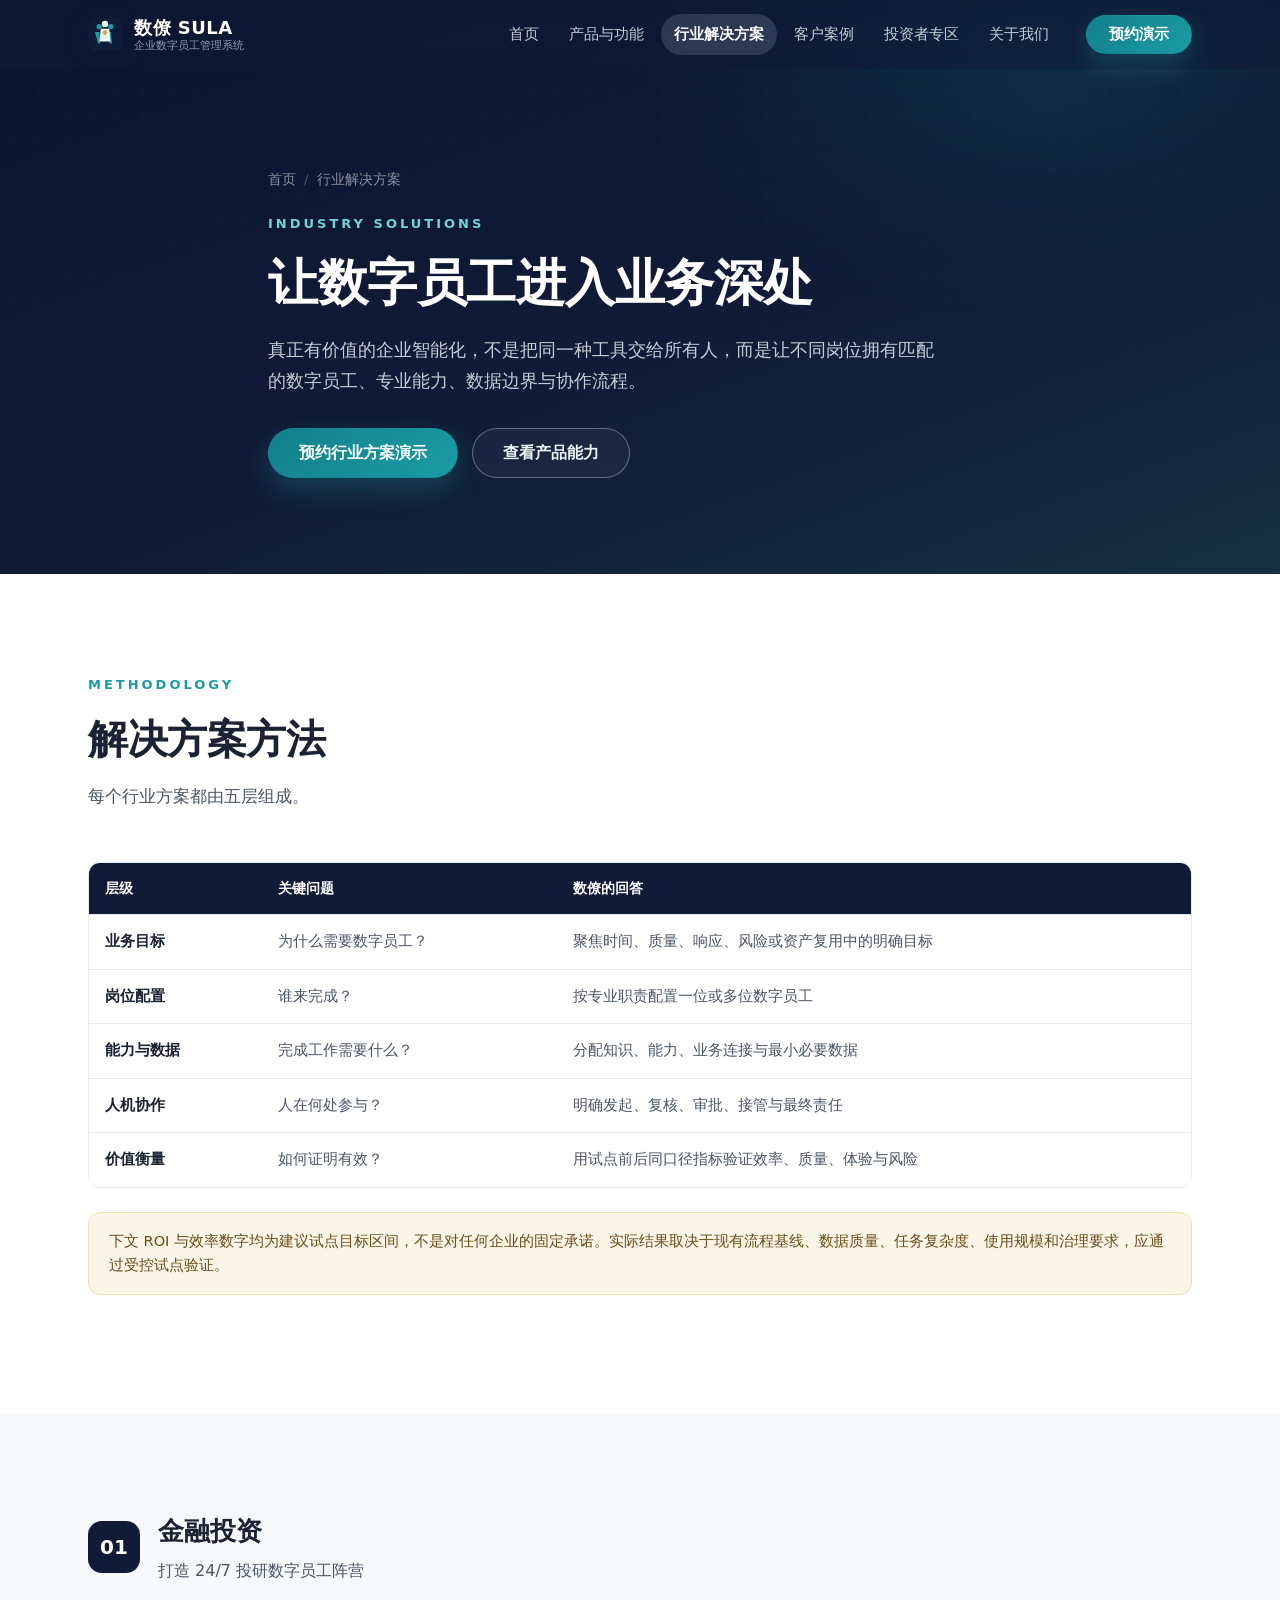
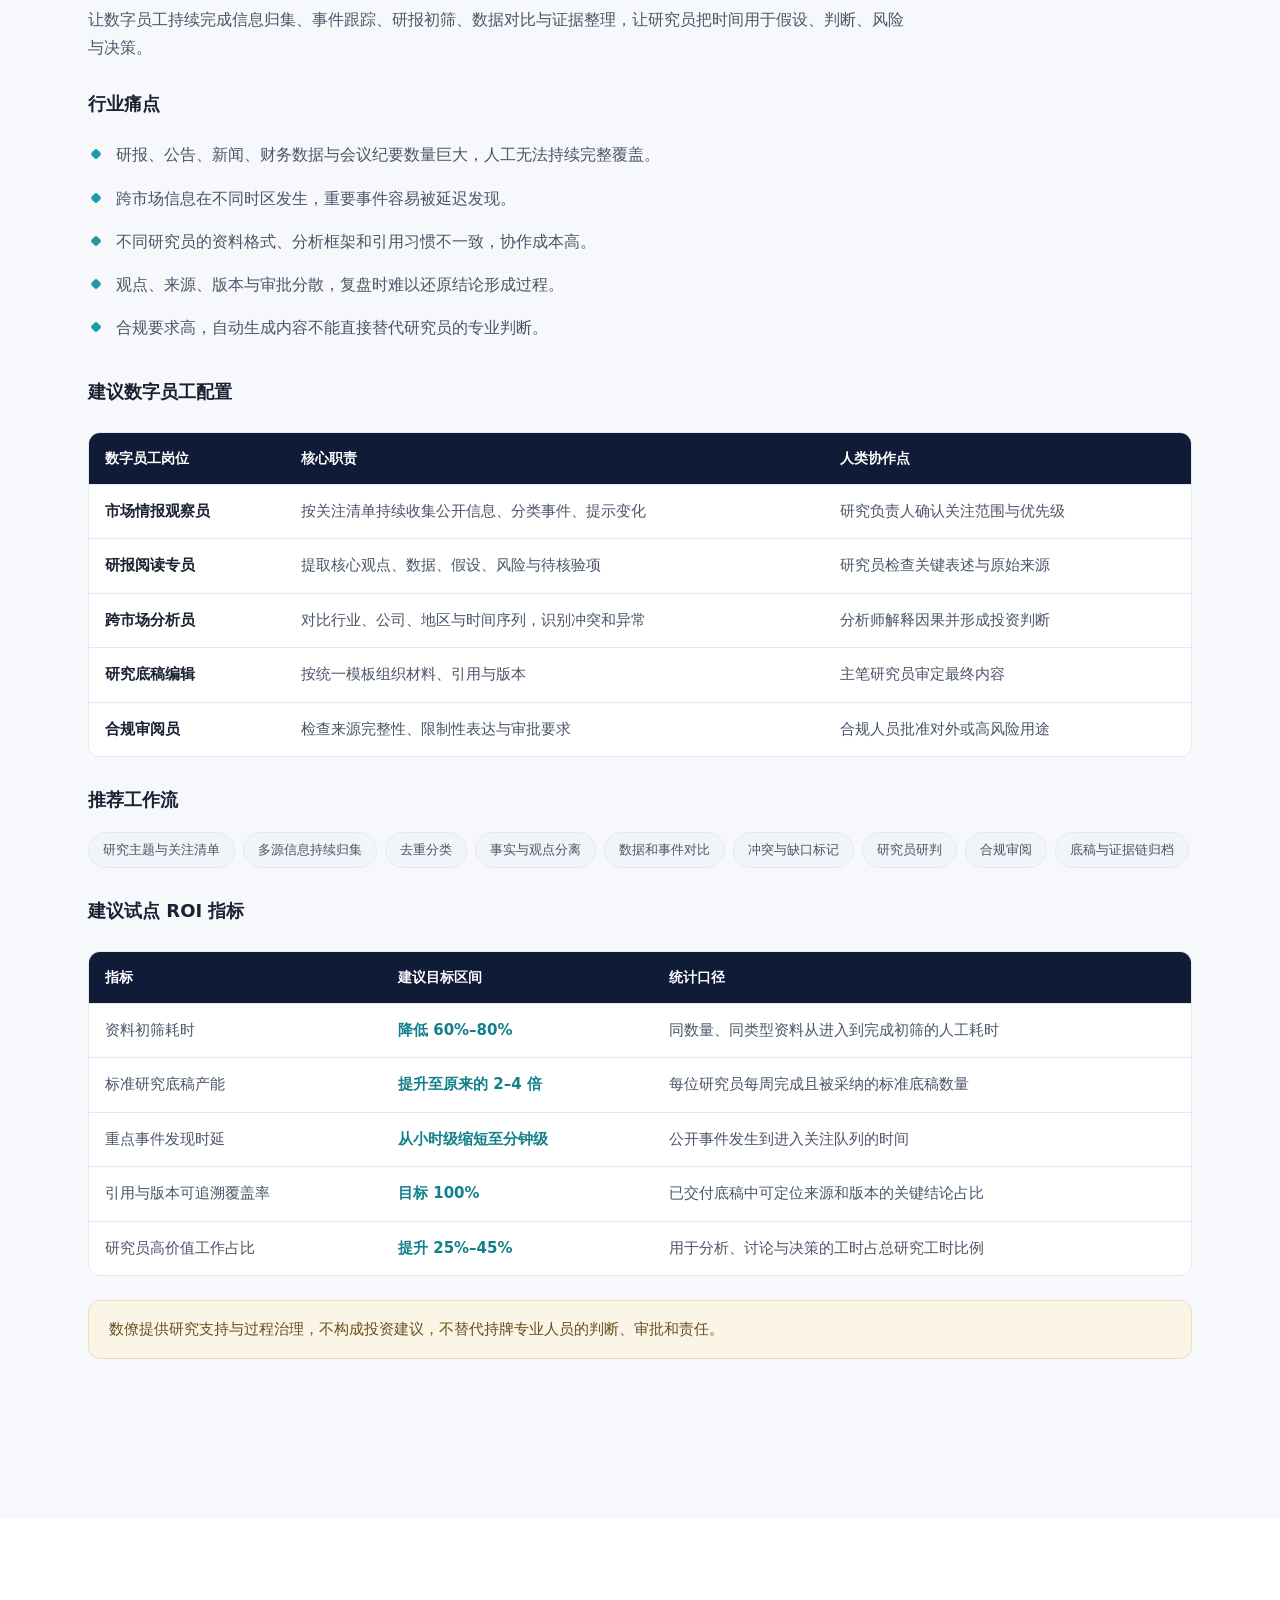
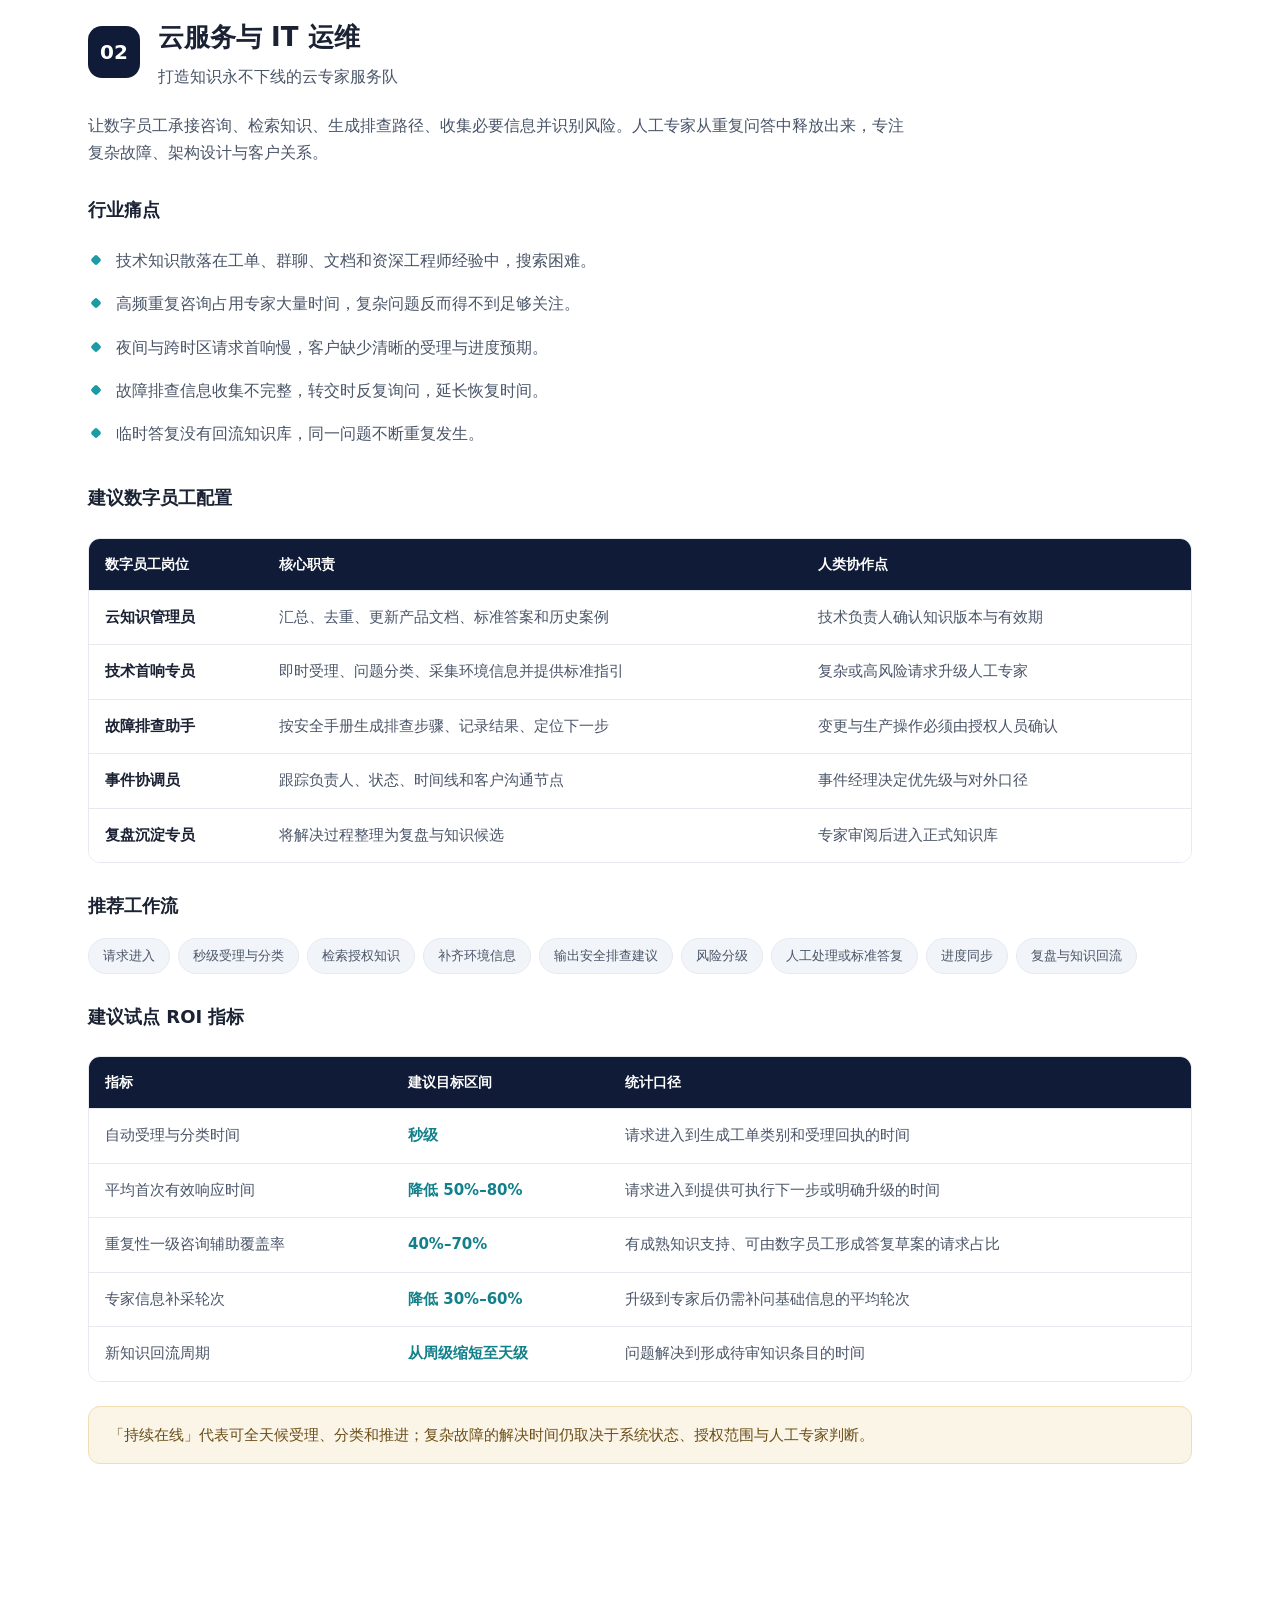
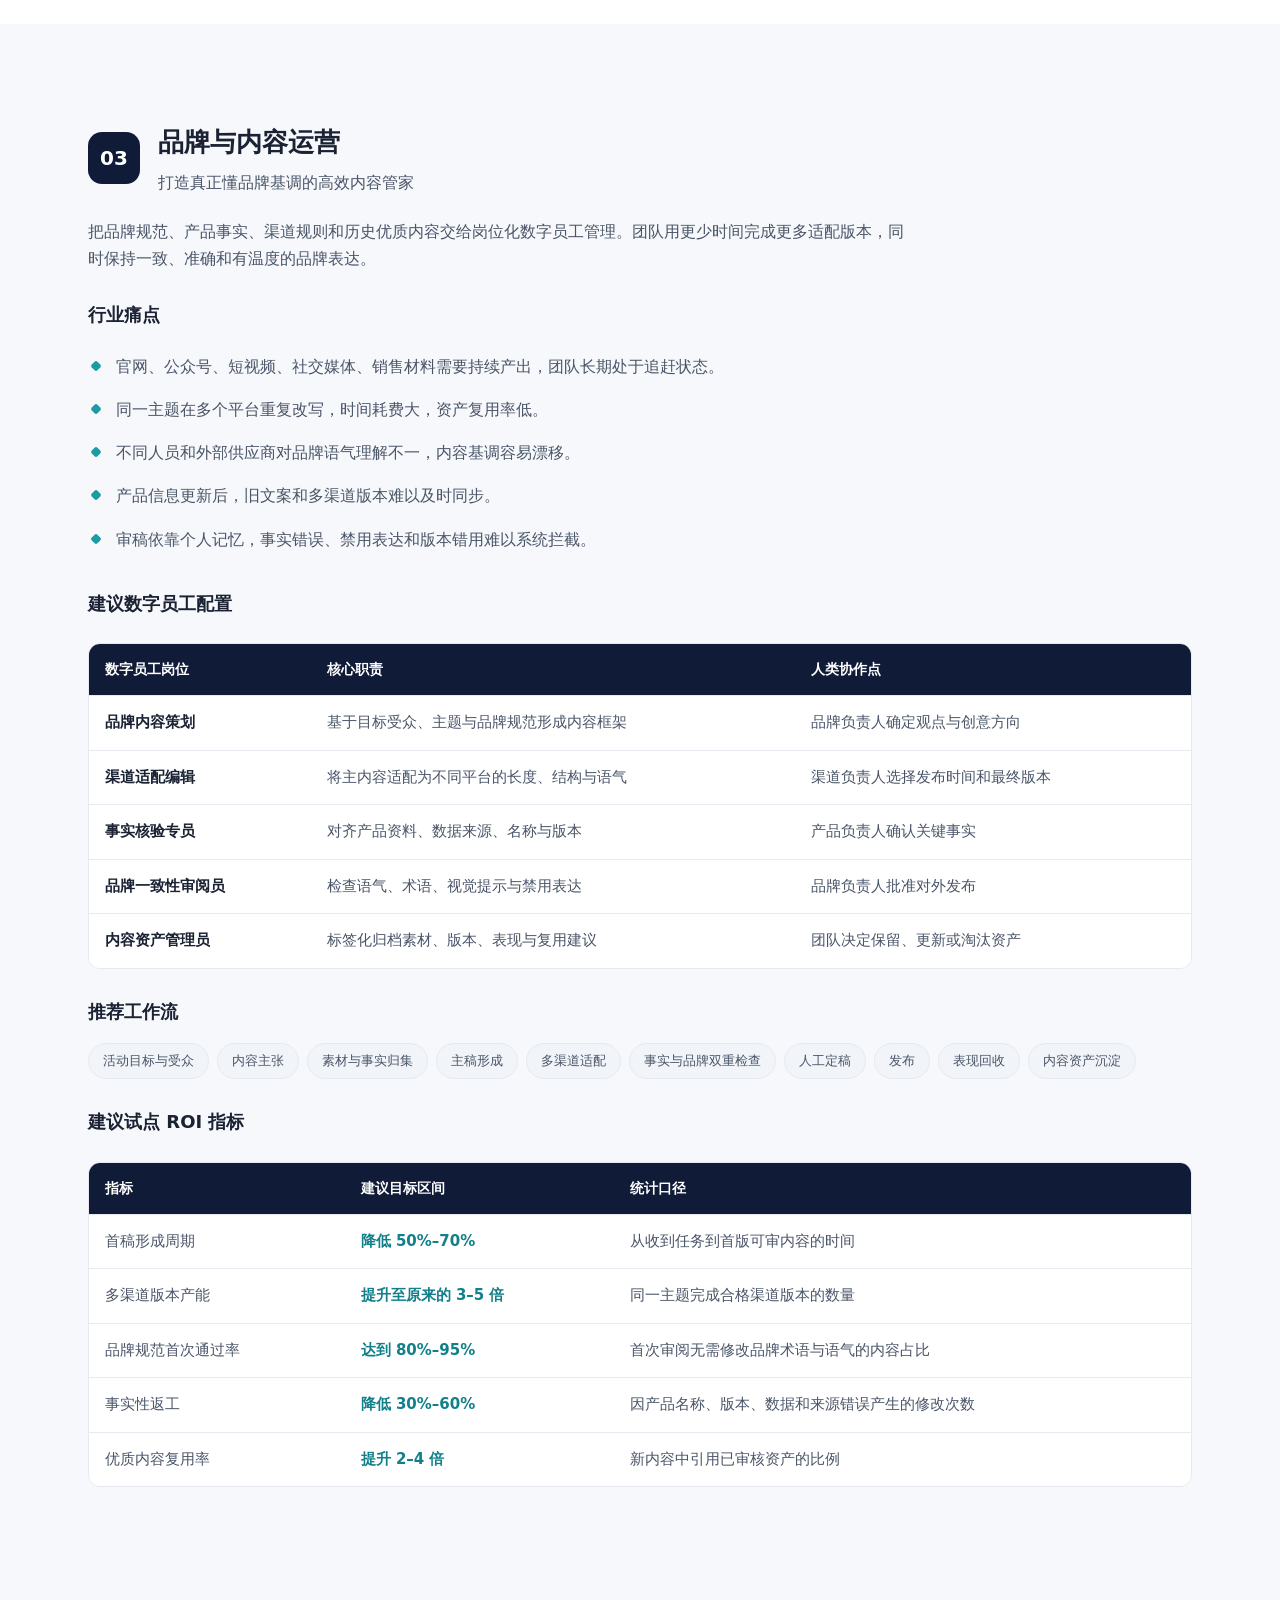
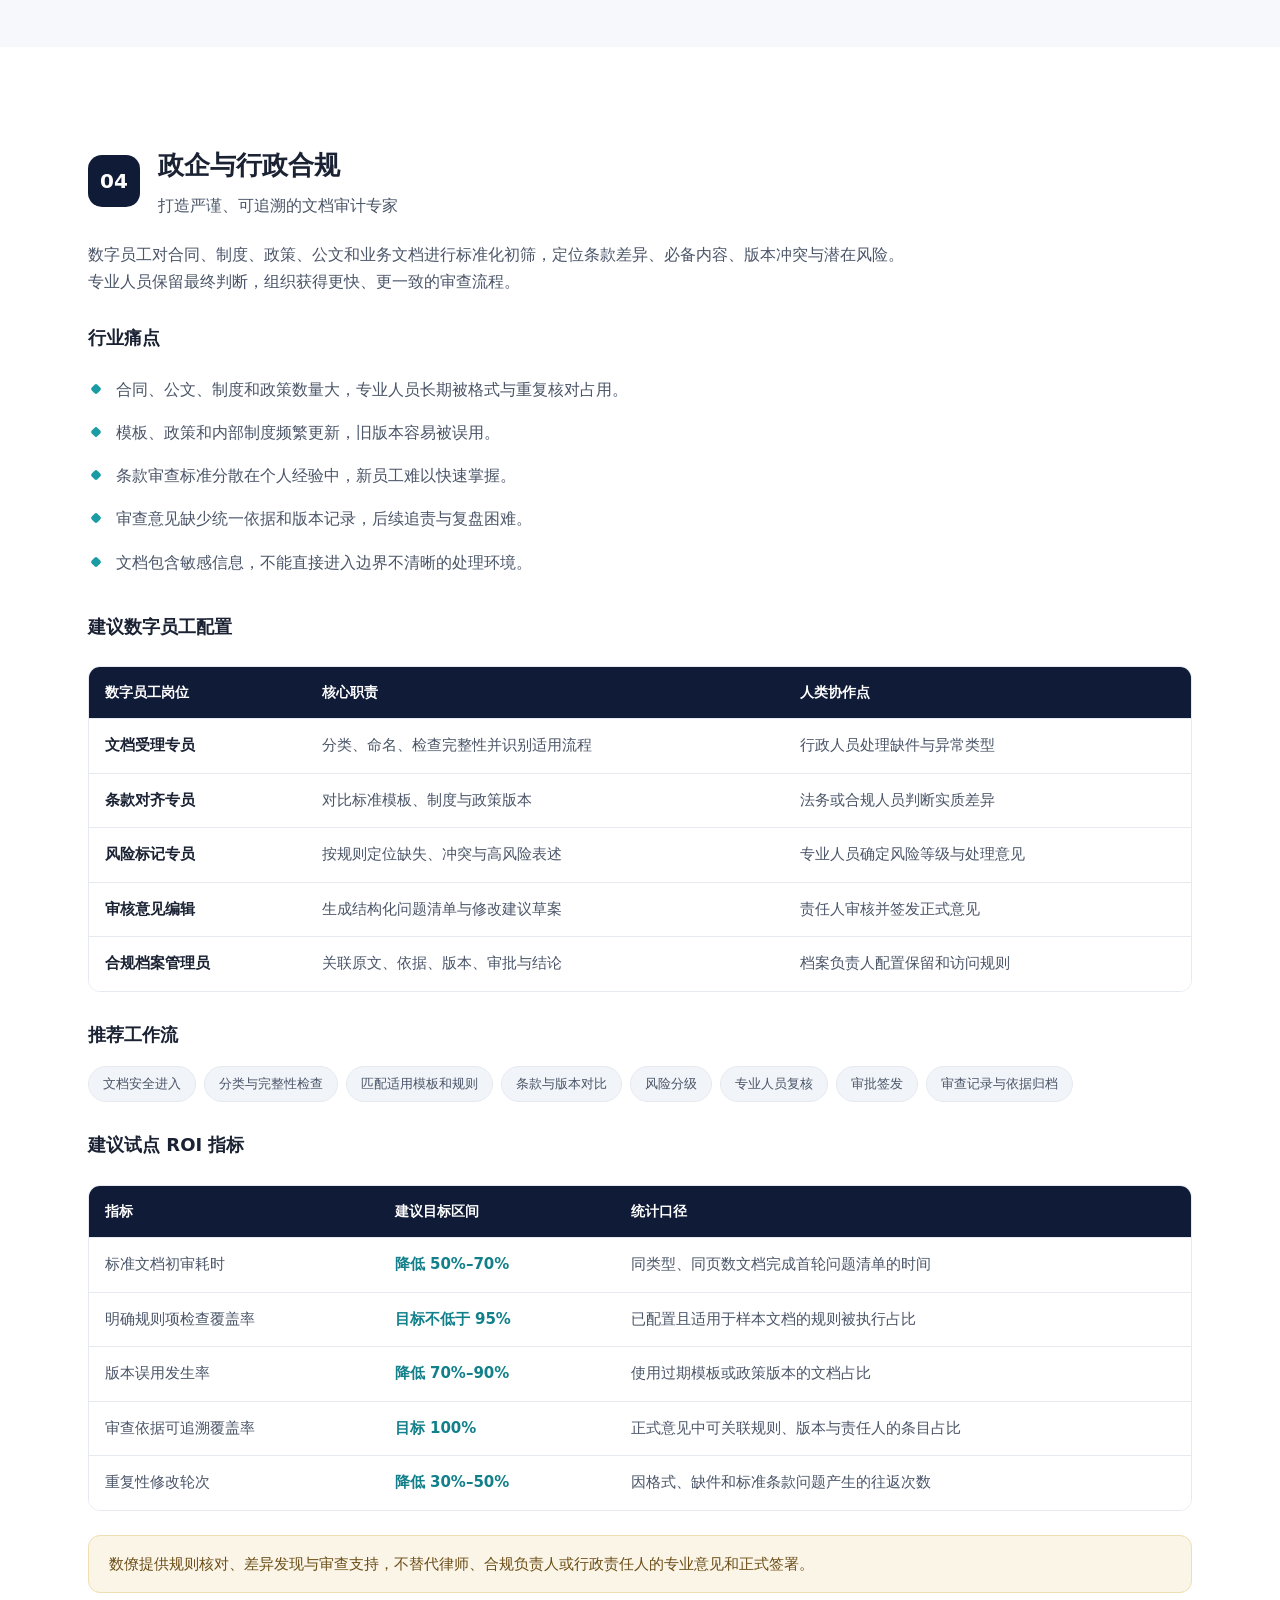
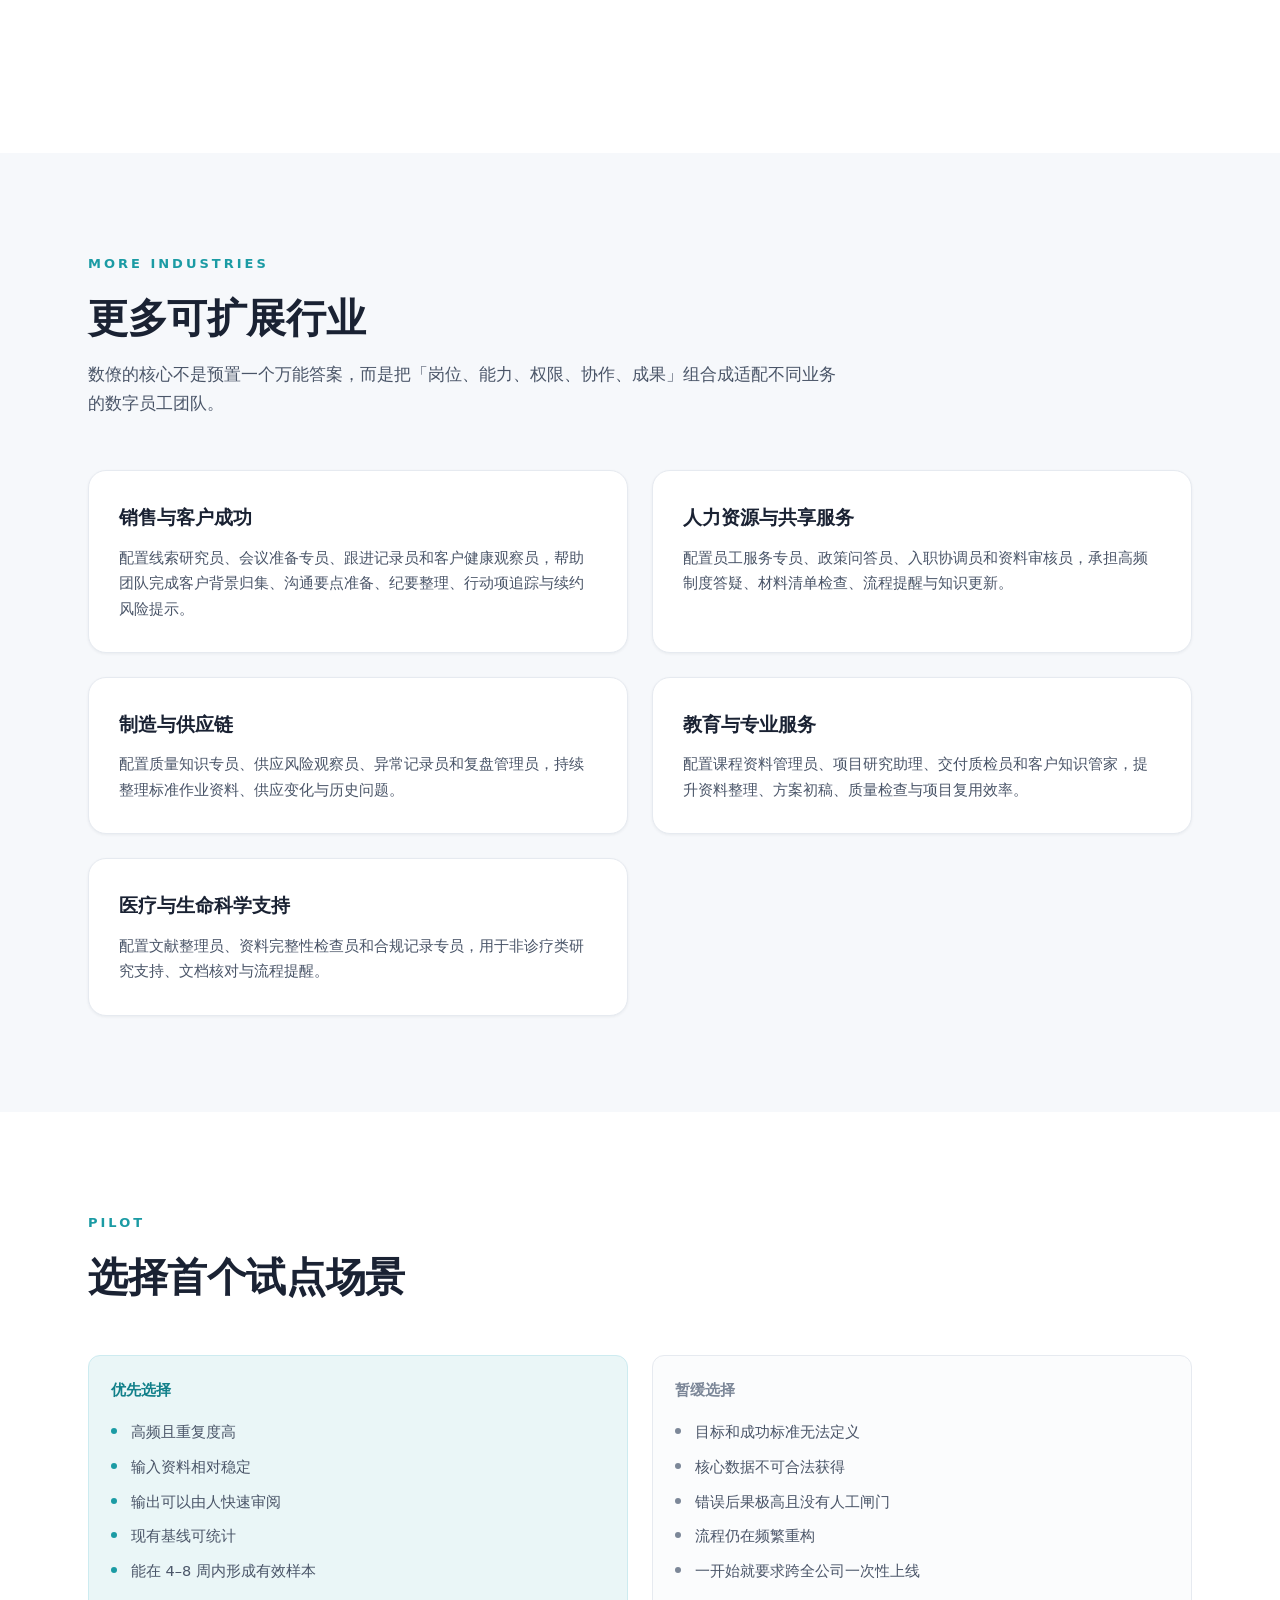
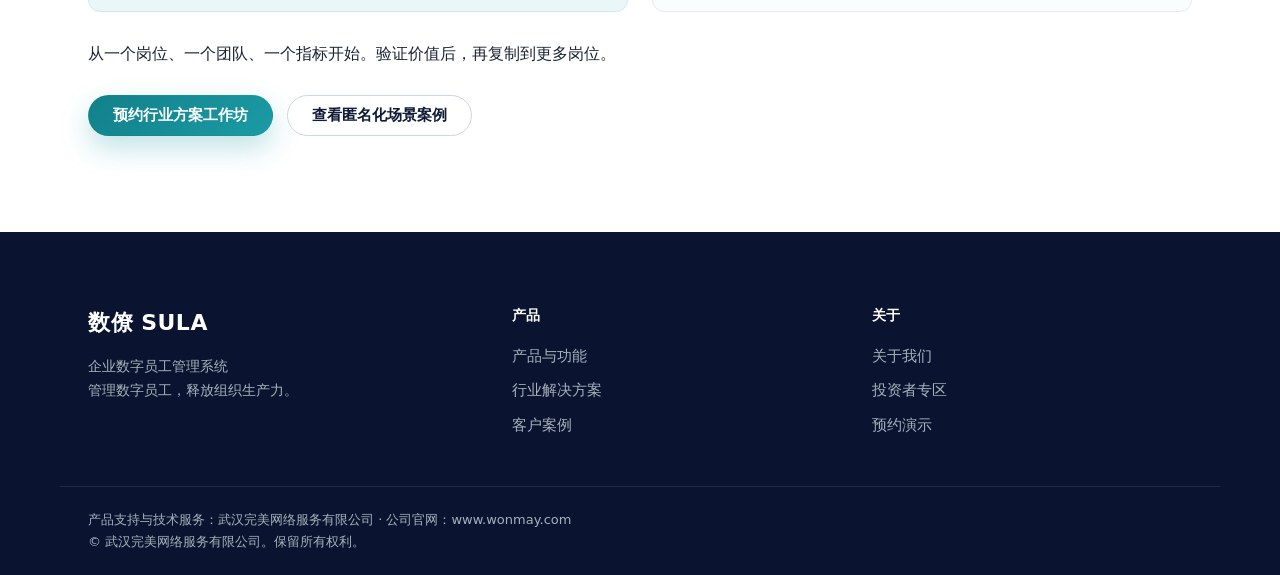
<file: doc/website/solutions.html>
<!doctype html>
<html lang="zh-CN">
  <head>
    <meta charset="UTF-8" />
    <meta name="viewport" content="width=device-width, initial-scale=1.0" />
    <meta name="description" content="数僚 SULA 行业解决方案：金融投资、云服务与 IT 运维、品牌与内容运营、政企与行政合规等行业的数字员工配置与 ROI 指标。" />
    <title>行业解决方案 · 数僚 SULA</title>
    <link rel="icon" href="data:image/svg+xml,%3Csvg xmlns='http://www.w3.org/2000/svg' viewBox='0 0 64 64'%3E%3Crect width='64' height='64' rx='14' fill='%23101B37'/%3E%3Cpath d='M32 14l6 6-6 6-6-6z' fill='%23D5A64A'/%3E%3C/svg%3E" />
    <link rel="stylesheet" href="styles.css" />
  </head>
  <body>
    <header class="nav" id="nav">
      <div class="container nav-inner">
        <a class="brand" href="index.html" aria-label="数僚 SULA 首页">
          <span class="brand-mark" aria-hidden="true">
            <svg viewBox="0 0 64 64" width="34" height="34" role="img" aria-label="数僚 SULA 标识">
              <rect width="64" height="64" rx="15" fill="#101B37"/>
              <g>
                <circle cx="21" cy="18" r="5" fill="#1B9BA4"/>
                <path d="M13 28l8 0 2 22-4 0z" fill="#1B9BA4"/>
                <circle cx="43" cy="18" r="5" fill="#1B9BA4"/>
                <path d="M35 28l8 0 2 22-4 0z" fill="#1B9BA4"/>
                <circle cx="32" cy="13" r="6" fill="#EAF4F6"/>
                <path d="M24 22l16 0 2.4 24-20.8 0z" fill="#EAF4F6"/>
                <path d="M32 24l5.4 5.4-5.4 5.4-5.4-5.4z" fill="#D5A64A"/>
              </g>
            </svg>
          </span>
          <span class="brand-text">
            <span class="brand-name">数僚 SULA</span>
            <span class="brand-sub">企业数字员工管理系统</span>
          </span>
        </a>

        <nav class="nav-links" aria-label="主导航">
          <a href="index.html">首页</a>
          <a href="product.html">产品与功能</a>
          <a href="solutions.html" class="active">行业解决方案</a>
          <a href="cases.html">客户案例</a>
          <a href="investors.html">投资者专区</a>
          <a href="about.html">关于我们</a>
        </nav>

        <a class="btn btn-primary nav-cta" href="about.html#demo">预约演示</a>
        <button class="nav-toggle" id="navToggle" aria-label="展开菜单" aria-expanded="false">
          <span></span><span></span><span></span>
        </button>
      </div>
    </header>

    <main>
      <!-- 页头 -->
      <section class="page-hero">
        <div class="hero-bg" aria-hidden="true"></div>
        <div class="container page-hero-inner">
          <div class="breadcrumb"><a href="index.html">首页</a><span class="sep">/</span><span>行业解决方案</span></div>
          <p class="eyebrow light">INDUSTRY SOLUTIONS</p>
          <h1>让数字员工进入业务深处</h1>
          <p class="lede">真正有价值的企业智能化，不是把同一种工具交给所有人，而是让不同岗位拥有匹配的数字员工、专业能力、数据边界与协作流程。</p>
          <div class="hero-actions">
            <a class="btn btn-primary btn-lg" href="about.html#demo">预约行业方案演示</a>
            <a class="btn btn-ghost btn-lg" href="product.html">查看产品能力</a>
          </div>
        </div>
      </section>

      <!-- 方法 -->
      <section class="section">
        <div class="container">
          <div class="section-head reveal">
            <p class="eyebrow">METHODOLOGY</p>
            <h2>解决方案方法</h2>
            <p class="section-sub">每个行业方案都由五层组成。</p>
          </div>

          <div class="table-wrap reveal">
            <table class="data-table">
              <thead>
                <tr>
                  <th>层级</th>
                  <th>关键问题</th>
                  <th>数僚的回答</th>
                </tr>
              </thead>
              <tbody>
                <tr><td><strong>业务目标</strong></td><td>为什么需要数字员工？</td><td>聚焦时间、质量、响应、风险或资产复用中的明确目标</td></tr>
                <tr><td><strong>岗位配置</strong></td><td>谁来完成？</td><td>按专业职责配置一位或多位数字员工</td></tr>
                <tr><td><strong>能力与数据</strong></td><td>完成工作需要什么？</td><td>分配知识、能力、业务连接与最小必要数据</td></tr>
                <tr><td><strong>人机协作</strong></td><td>人在何处参与？</td><td>明确发起、复核、审批、接管与最终责任</td></tr>
                <tr><td><strong>价值衡量</strong></td><td>如何证明有效？</td><td>用试点前后同口径指标验证效率、质量、体验与风险</td></tr>
              </tbody>
            </table>
          </div>

          <p class="notice reveal">下文 ROI 与效率数字均为建议试点目标区间，不是对任何企业的固定承诺。实际结果取决于现有流程基线、数据质量、任务复杂度、使用规模和治理要求，应通过受控试点验证。</p>
        </div>
      </section>

      <!-- 行业 01 金融投资 -->
      <section class="section section-alt">
        <div class="container">
          <div class="industry-block">
            <div class="industry-head reveal">
              <span class="industry-num">01</span>
              <div>
                <h2>金融投资</h2>
                <p>打造 24/7 投研数字员工阵营</p>
              </div>
            </div>

            <div class="prose reveal">
              <p>让数字员工持续完成信息归集、事件跟踪、研报初筛、数据对比与证据整理，让研究员把时间用于假设、判断、风险与决策。</p>
            </div>

            <h3 class="reveal" style="font-size: 18px; margin: 28px 0 14px;">行业痛点</h3>
            <ul class="lead-list reveal">
              <li>研报、公告、新闻、财务数据与会议纪要数量巨大，人工无法持续完整覆盖。</li>
              <li>跨市场信息在不同时区发生，重要事件容易被延迟发现。</li>
              <li>不同研究员的资料格式、分析框架和引用习惯不一致，协作成本高。</li>
              <li>观点、来源、版本与审批分散，复盘时难以还原结论形成过程。</li>
              <li>合规要求高，自动生成内容不能直接替代研究员的专业判断。</li>
            </ul>

            <h3 class="reveal" style="font-size: 18px; margin: 28px 0 14px;">建议数字员工配置</h3>
            <div class="table-wrap reveal">
              <table class="data-table">
                <thead>
                  <tr><th>数字员工岗位</th><th>核心职责</th><th>人类协作点</th></tr>
                </thead>
                <tbody>
                  <tr><td><strong>市场情报观察员</strong></td><td>按关注清单持续收集公开信息、分类事件、提示变化</td><td>研究负责人确认关注范围与优先级</td></tr>
                  <tr><td><strong>研报阅读专员</strong></td><td>提取核心观点、数据、假设、风险与待核验项</td><td>研究员检查关键表述与原始来源</td></tr>
                  <tr><td><strong>跨市场分析员</strong></td><td>对比行业、公司、地区与时间序列，识别冲突和异常</td><td>分析师解释因果并形成投资判断</td></tr>
                  <tr><td><strong>研究底稿编辑</strong></td><td>按统一模板组织材料、引用与版本</td><td>主笔研究员审定最终内容</td></tr>
                  <tr><td><strong>合规审阅员</strong></td><td>检查来源完整性、限制性表达与审批要求</td><td>合规人员批准对外或高风险用途</td></tr>
                </tbody>
              </table>
            </div>

            <h3 class="reveal" style="font-size: 18px; margin: 28px 0 14px;">推荐工作流</h3>
            <div class="chip-row reveal">
              <span class="chip">研究主题与关注清单</span><span class="chip">多源信息持续归集</span><span class="chip">去重分类</span><span class="chip">事实与观点分离</span><span class="chip">数据和事件对比</span><span class="chip">冲突与缺口标记</span><span class="chip">研究员研判</span><span class="chip">合规审阅</span><span class="chip">底稿与证据链归档</span>
            </div>

            <h3 class="reveal" style="font-size: 18px; margin: 28px 0 14px;">建议试点 ROI 指标</h3>
            <div class="table-wrap reveal">
              <table class="data-table">
                <thead>
                  <tr><th>指标</th><th>建议目标区间</th><th>统计口径</th></tr>
                </thead>
                <tbody>
                  <tr><td>资料初筛耗时</td><td class="num">降低 60%–80%</td><td>同数量、同类型资料从进入到完成初筛的人工耗时</td></tr>
                  <tr><td>标准研究底稿产能</td><td class="num">提升至原来的 2–4 倍</td><td>每位研究员每周完成且被采纳的标准底稿数量</td></tr>
                  <tr><td>重点事件发现时延</td><td class="num">从小时级缩短至分钟级</td><td>公开事件发生到进入关注队列的时间</td></tr>
                  <tr><td>引用与版本可追溯覆盖率</td><td class="num">目标 100%</td><td>已交付底稿中可定位来源和版本的关键结论占比</td></tr>
                  <tr><td>研究员高价值工作占比</td><td class="num">提升 25%–45%</td><td>用于分析、讨论与决策的工时占总研究工时比例</td></tr>
                </tbody>
              </table>
            </div>

            <p class="notice reveal">数僚提供研究支持与过程治理，不构成投资建议，不替代持牌专业人员的判断、审批和责任。</p>
          </div>
        </div>
      </section>

      <!-- 行业 02 云服务与 IT -->
      <section class="section">
        <div class="container">
          <div class="industry-block">
            <div class="industry-head reveal">
              <span class="industry-num">02</span>
              <div>
                <h2>云服务与 IT 运维</h2>
                <p>打造知识永不下线的云专家服务队</p>
              </div>
            </div>

            <div class="prose reveal">
              <p>让数字员工承接咨询、检索知识、生成排查路径、收集必要信息并识别风险。人工专家从重复问答中释放出来，专注复杂故障、架构设计与客户关系。</p>
            </div>

            <h3 class="reveal" style="font-size: 18px; margin: 28px 0 14px;">行业痛点</h3>
            <ul class="lead-list reveal">
              <li>技术知识散落在工单、群聊、文档和资深工程师经验中，搜索困难。</li>
              <li>高频重复咨询占用专家大量时间，复杂问题反而得不到足够关注。</li>
              <li>夜间与跨时区请求首响慢，客户缺少清晰的受理与进度预期。</li>
              <li>故障排查信息收集不完整，转交时反复询问，延长恢复时间。</li>
              <li>临时答复没有回流知识库，同一问题不断重复发生。</li>
            </ul>

            <h3 class="reveal" style="font-size: 18px; margin: 28px 0 14px;">建议数字员工配置</h3>
            <div class="table-wrap reveal">
              <table class="data-table">
                <thead>
                  <tr><th>数字员工岗位</th><th>核心职责</th><th>人类协作点</th></tr>
                </thead>
                <tbody>
                  <tr><td><strong>云知识管理员</strong></td><td>汇总、去重、更新产品文档、标准答案和历史案例</td><td>技术负责人确认知识版本与有效期</td></tr>
                  <tr><td><strong>技术首响专员</strong></td><td>即时受理、问题分类、采集环境信息并提供标准指引</td><td>复杂或高风险请求升级人工专家</td></tr>
                  <tr><td><strong>故障排查助手</strong></td><td>按安全手册生成排查步骤、记录结果、定位下一步</td><td>变更与生产操作必须由授权人员确认</td></tr>
                  <tr><td><strong>事件协调员</strong></td><td>跟踪负责人、状态、时间线和客户沟通节点</td><td>事件经理决定优先级与对外口径</td></tr>
                  <tr><td><strong>复盘沉淀专员</strong></td><td>将解决过程整理为复盘与知识候选</td><td>专家审阅后进入正式知识库</td></tr>
                </tbody>
              </table>
            </div>

            <h3 class="reveal" style="font-size: 18px; margin: 28px 0 14px;">推荐工作流</h3>
            <div class="chip-row reveal">
              <span class="chip">请求进入</span><span class="chip">秒级受理与分类</span><span class="chip">检索授权知识</span><span class="chip">补齐环境信息</span><span class="chip">输出安全排查建议</span><span class="chip">风险分级</span><span class="chip">人工处理或标准答复</span><span class="chip">进度同步</span><span class="chip">复盘与知识回流</span>
            </div>

            <h3 class="reveal" style="font-size: 18px; margin: 28px 0 14px;">建议试点 ROI 指标</h3>
            <div class="table-wrap reveal">
              <table class="data-table">
                <thead>
                  <tr><th>指标</th><th>建议目标区间</th><th>统计口径</th></tr>
                </thead>
                <tbody>
                  <tr><td>自动受理与分类时间</td><td class="num">秒级</td><td>请求进入到生成工单类别和受理回执的时间</td></tr>
                  <tr><td>平均首次有效响应时间</td><td class="num">降低 50%–80%</td><td>请求进入到提供可执行下一步或明确升级的时间</td></tr>
                  <tr><td>重复性一级咨询辅助覆盖率</td><td class="num">40%–70%</td><td>有成熟知识支持、可由数字员工形成答复草案的请求占比</td></tr>
                  <tr><td>专家信息补采轮次</td><td class="num">降低 30%–60%</td><td>升级到专家后仍需补问基础信息的平均轮次</td></tr>
                  <tr><td>新知识回流周期</td><td class="num">从周级缩短至天级</td><td>问题解决到形成待审知识条目的时间</td></tr>
                </tbody>
              </table>
            </div>

            <p class="notice reveal">「持续在线」代表可全天候受理、分类和推进；复杂故障的解决时间仍取决于系统状态、授权范围与人工专家判断。</p>
          </div>
        </div>
      </section>

      <!-- 行业 03 品牌与内容运营 -->
      <section class="section section-alt">
        <div class="container">
          <div class="industry-block">
            <div class="industry-head reveal">
              <span class="industry-num">03</span>
              <div>
                <h2>品牌与内容运营</h2>
                <p>打造真正懂品牌基调的高效内容管家</p>
              </div>
            </div>

            <div class="prose reveal">
              <p>把品牌规范、产品事实、渠道规则和历史优质内容交给岗位化数字员工管理。团队用更少时间完成更多适配版本，同时保持一致、准确和有温度的品牌表达。</p>
            </div>

            <h3 class="reveal" style="font-size: 18px; margin: 28px 0 14px;">行业痛点</h3>
            <ul class="lead-list reveal">
              <li>官网、公众号、短视频、社交媒体、销售材料需要持续产出，团队长期处于追赶状态。</li>
              <li>同一主题在多个平台重复改写，时间耗费大，资产复用率低。</li>
              <li>不同人员和外部供应商对品牌语气理解不一，内容基调容易漂移。</li>
              <li>产品信息更新后，旧文案和多渠道版本难以及时同步。</li>
              <li>审稿依靠个人记忆，事实错误、禁用表达和版本错用难以系统拦截。</li>
            </ul>

            <h3 class="reveal" style="font-size: 18px; margin: 28px 0 14px;">建议数字员工配置</h3>
            <div class="table-wrap reveal">
              <table class="data-table">
                <thead>
                  <tr><th>数字员工岗位</th><th>核心职责</th><th>人类协作点</th></tr>
                </thead>
                <tbody>
                  <tr><td><strong>品牌内容策划</strong></td><td>基于目标受众、主题与品牌规范形成内容框架</td><td>品牌负责人确定观点与创意方向</td></tr>
                  <tr><td><strong>渠道适配编辑</strong></td><td>将主内容适配为不同平台的长度、结构与语气</td><td>渠道负责人选择发布时间和最终版本</td></tr>
                  <tr><td><strong>事实核验专员</strong></td><td>对齐产品资料、数据来源、名称与版本</td><td>产品负责人确认关键事实</td></tr>
                  <tr><td><strong>品牌一致性审阅员</strong></td><td>检查语气、术语、视觉提示与禁用表达</td><td>品牌负责人批准对外发布</td></tr>
                  <tr><td><strong>内容资产管理员</strong></td><td>标签化归档素材、版本、表现与复用建议</td><td>团队决定保留、更新或淘汰资产</td></tr>
                </tbody>
              </table>
            </div>

            <h3 class="reveal" style="font-size: 18px; margin: 28px 0 14px;">推荐工作流</h3>
            <div class="chip-row reveal">
              <span class="chip">活动目标与受众</span><span class="chip">内容主张</span><span class="chip">素材与事实归集</span><span class="chip">主稿形成</span><span class="chip">多渠道适配</span><span class="chip">事实与品牌双重检查</span><span class="chip">人工定稿</span><span class="chip">发布</span><span class="chip">表现回收</span><span class="chip">内容资产沉淀</span>
            </div>

            <h3 class="reveal" style="font-size: 18px; margin: 28px 0 14px;">建议试点 ROI 指标</h3>
            <div class="table-wrap reveal">
              <table class="data-table">
                <thead>
                  <tr><th>指标</th><th>建议目标区间</th><th>统计口径</th></tr>
                </thead>
                <tbody>
                  <tr><td>首稿形成周期</td><td class="num">降低 50%–70%</td><td>从收到任务到首版可审内容的时间</td></tr>
                  <tr><td>多渠道版本产能</td><td class="num">提升至原来的 3–5 倍</td><td>同一主题完成合格渠道版本的数量</td></tr>
                  <tr><td>品牌规范首次通过率</td><td class="num">达到 80%–95%</td><td>首次审阅无需修改品牌术语与语气的内容占比</td></tr>
                  <tr><td>事实性返工</td><td class="num">降低 30%–60%</td><td>因产品名称、版本、数据和来源错误产生的修改次数</td></tr>
                  <tr><td>优质内容复用率</td><td class="num">提升 2–4 倍</td><td>新内容中引用已审核资产的比例</td></tr>
                </tbody>
              </table>
            </div>
          </div>
        </div>
      </section>

      <!-- 行业 04 政企与行政合规 -->
      <section class="section">
        <div class="container">
          <div class="industry-block">
            <div class="industry-head reveal">
              <span class="industry-num">04</span>
              <div>
                <h2>政企与行政合规</h2>
                <p>打造严谨、可追溯的文档审计专家</p>
              </div>
            </div>

            <div class="prose reveal">
              <p>数字员工对合同、制度、政策、公文和业务文档进行标准化初筛，定位条款差异、必备内容、版本冲突与潜在风险。专业人员保留最终判断，组织获得更快、更一致的审查流程。</p>
            </div>

            <h3 class="reveal" style="font-size: 18px; margin: 28px 0 14px;">行业痛点</h3>
            <ul class="lead-list reveal">
              <li>合同、公文、制度和政策数量大，专业人员长期被格式与重复核对占用。</li>
              <li>模板、政策和内部制度频繁更新，旧版本容易被误用。</li>
              <li>条款审查标准分散在个人经验中，新员工难以快速掌握。</li>
              <li>审查意见缺少统一依据和版本记录，后续追责与复盘困难。</li>
              <li>文档包含敏感信息，不能直接进入边界不清晰的处理环境。</li>
            </ul>

            <h3 class="reveal" style="font-size: 18px; margin: 28px 0 14px;">建议数字员工配置</h3>
            <div class="table-wrap reveal">
              <table class="data-table">
                <thead>
                  <tr><th>数字员工岗位</th><th>核心职责</th><th>人类协作点</th></tr>
                </thead>
                <tbody>
                  <tr><td><strong>文档受理专员</strong></td><td>分类、命名、检查完整性并识别适用流程</td><td>行政人员处理缺件与异常类型</td></tr>
                  <tr><td><strong>条款对齐专员</strong></td><td>对比标准模板、制度与政策版本</td><td>法务或合规人员判断实质差异</td></tr>
                  <tr><td><strong>风险标记专员</strong></td><td>按规则定位缺失、冲突与高风险表述</td><td>专业人员确定风险等级与处理意见</td></tr>
                  <tr><td><strong>审核意见编辑</strong></td><td>生成结构化问题清单与修改建议草案</td><td>责任人审核并签发正式意见</td></tr>
                  <tr><td><strong>合规档案管理员</strong></td><td>关联原文、依据、版本、审批与结论</td><td>档案负责人配置保留和访问规则</td></tr>
                </tbody>
              </table>
            </div>

            <h3 class="reveal" style="font-size: 18px; margin: 28px 0 14px;">推荐工作流</h3>
            <div class="chip-row reveal">
              <span class="chip">文档安全进入</span><span class="chip">分类与完整性检查</span><span class="chip">匹配适用模板和规则</span><span class="chip">条款与版本对比</span><span class="chip">风险分级</span><span class="chip">专业人员复核</span><span class="chip">审批签发</span><span class="chip">审查记录与依据归档</span>
            </div>

            <h3 class="reveal" style="font-size: 18px; margin: 28px 0 14px;">建议试点 ROI 指标</h3>
            <div class="table-wrap reveal">
              <table class="data-table">
                <thead>
                  <tr><th>指标</th><th>建议目标区间</th><th>统计口径</th></tr>
                </thead>
                <tbody>
                  <tr><td>标准文档初审耗时</td><td class="num">降低 50%–70%</td><td>同类型、同页数文档完成首轮问题清单的时间</td></tr>
                  <tr><td>明确规则项检查覆盖率</td><td class="num">目标不低于 95%</td><td>已配置且适用于样本文档的规则被执行占比</td></tr>
                  <tr><td>版本误用发生率</td><td class="num">降低 70%–90%</td><td>使用过期模板或政策版本的文档占比</td></tr>
                  <tr><td>审查依据可追溯覆盖率</td><td class="num">目标 100%</td><td>正式意见中可关联规则、版本与责任人的条目占比</td></tr>
                  <tr><td>重复性修改轮次</td><td class="num">降低 30%–50%</td><td>因格式、缺件和标准条款问题产生的往返次数</td></tr>
                </tbody>
              </table>
            </div>

            <p class="notice reveal">数僚提供规则核对、差异发现与审查支持，不替代律师、合规负责人或行政责任人的专业意见和正式签署。</p>
          </div>
        </div>
      </section>

      <!-- 更多可扩展行业 -->
      <section class="section section-alt">
        <div class="container">
          <div class="section-head reveal">
            <p class="eyebrow">MORE INDUSTRIES</p>
            <h2>更多可扩展行业</h2>
            <p class="section-sub">数僚的核心不是预置一个万能答案，而是把「岗位、能力、权限、协作、成果」组合成适配不同业务的数字员工团队。</p>
          </div>

          <div class="grid grid-2">
            <div class="feature-card reveal">
              <h3>销售与客户成功</h3>
              <p>配置线索研究员、会议准备专员、跟进记录员和客户健康观察员，帮助团队完成客户背景归集、沟通要点准备、纪要整理、行动项追踪与续约风险提示。</p>
            </div>
            <div class="feature-card reveal">
              <h3>人力资源与共享服务</h3>
              <p>配置员工服务专员、政策问答员、入职协调员和资料审核员，承担高频制度答疑、材料清单检查、流程提醒与知识更新。</p>
            </div>
            <div class="feature-card reveal">
              <h3>制造与供应链</h3>
              <p>配置质量知识专员、供应风险观察员、异常记录员和复盘管理员，持续整理标准作业资料、供应变化与历史问题。</p>
            </div>
            <div class="feature-card reveal">
              <h3>教育与专业服务</h3>
              <p>配置课程资料管理员、项目研究助理、交付质检员和客户知识管家，提升资料整理、方案初稿、质量检查与项目复用效率。</p>
            </div>
            <div class="feature-card reveal">
              <h3>医疗与生命科学支持</h3>
              <p>配置文献整理员、资料完整性检查员和合规记录专员，用于非诊疗类研究支持、文档核对与流程提醒。</p>
            </div>
          </div>
        </div>
      </section>

      <!-- 选择首个试点场景 -->
      <section class="section">
        <div class="container">
          <div class="section-head reveal">
            <p class="eyebrow">PILOT</p>
            <h2>选择首个试点场景</h2>
          </div>

          <div class="split reveal">
            <div class="split-box after">
              <h4>优先选择</h4>
              <ul>
                <li>高频且重复度高</li>
                <li>输入资料相对稳定</li>
                <li>输出可以由人快速审阅</li>
                <li>现有基线可统计</li>
                <li>能在 4–8 周内形成有效样本</li>
              </ul>
            </div>
            <div class="split-box before">
              <h4>暂缓选择</h4>
              <ul>
                <li>目标和成功标准无法定义</li>
                <li>核心数据不可合法获得</li>
                <li>错误后果极高且没有人工闸门</li>
                <li>流程仍在频繁重构</li>
                <li>一开始就要求跨全公司一次性上线</li>
              </ul>
            </div>
          </div>

          <p class="prose reveal" style="margin: 28px 0;">从一个岗位、一个团队、一个指标开始。验证价值后，再复制到更多岗位。</p>

          <div class="hero-actions reveal">
            <a class="btn btn-primary" href="about.html#demo">预约行业方案工作坊</a>
            <a class="btn btn-outline" href="cases.html">查看匿名化场景案例</a>
          </div>
        </div>
      </section>
    </main>

    <footer class="footer">
      <div class="container footer-inner">
        <div class="footer-brand">
          <span class="brand-name">数僚 SULA</span>
          <p>企业数字员工管理系统<br />管理数字员工，释放组织生产力。</p>
        </div>
        <div class="footer-col">
          <h4>产品</h4>
          <nav class="footer-links" aria-label="页脚导航">
            <a href="product.html">产品与功能</a>
            <a href="solutions.html">行业解决方案</a>
            <a href="cases.html">客户案例</a>
          </nav>
        </div>
        <div class="footer-col">
          <h4>关于</h4>
          <nav class="footer-links" aria-label="页脚导航">
            <a href="about.html">关于我们</a>
            <a href="investors.html">投资者专区</a>
            <a href="about.html#demo">预约演示</a>
          </nav>
        </div>
      </div>
      <div class="container footer-bottom">
        <p>产品支持与技术服务：武汉完美网络服务有限公司 · 公司官网：<a href="https://www.wonmay.com/" target="_blank" rel="noopener">www.wonmay.com</a></p>
        <p>© 武汉完美网络服务有限公司。保留所有权利。</p>
      </div>
    </footer>

    <script src="script.js"></script>
  </body>
</html>
</file>
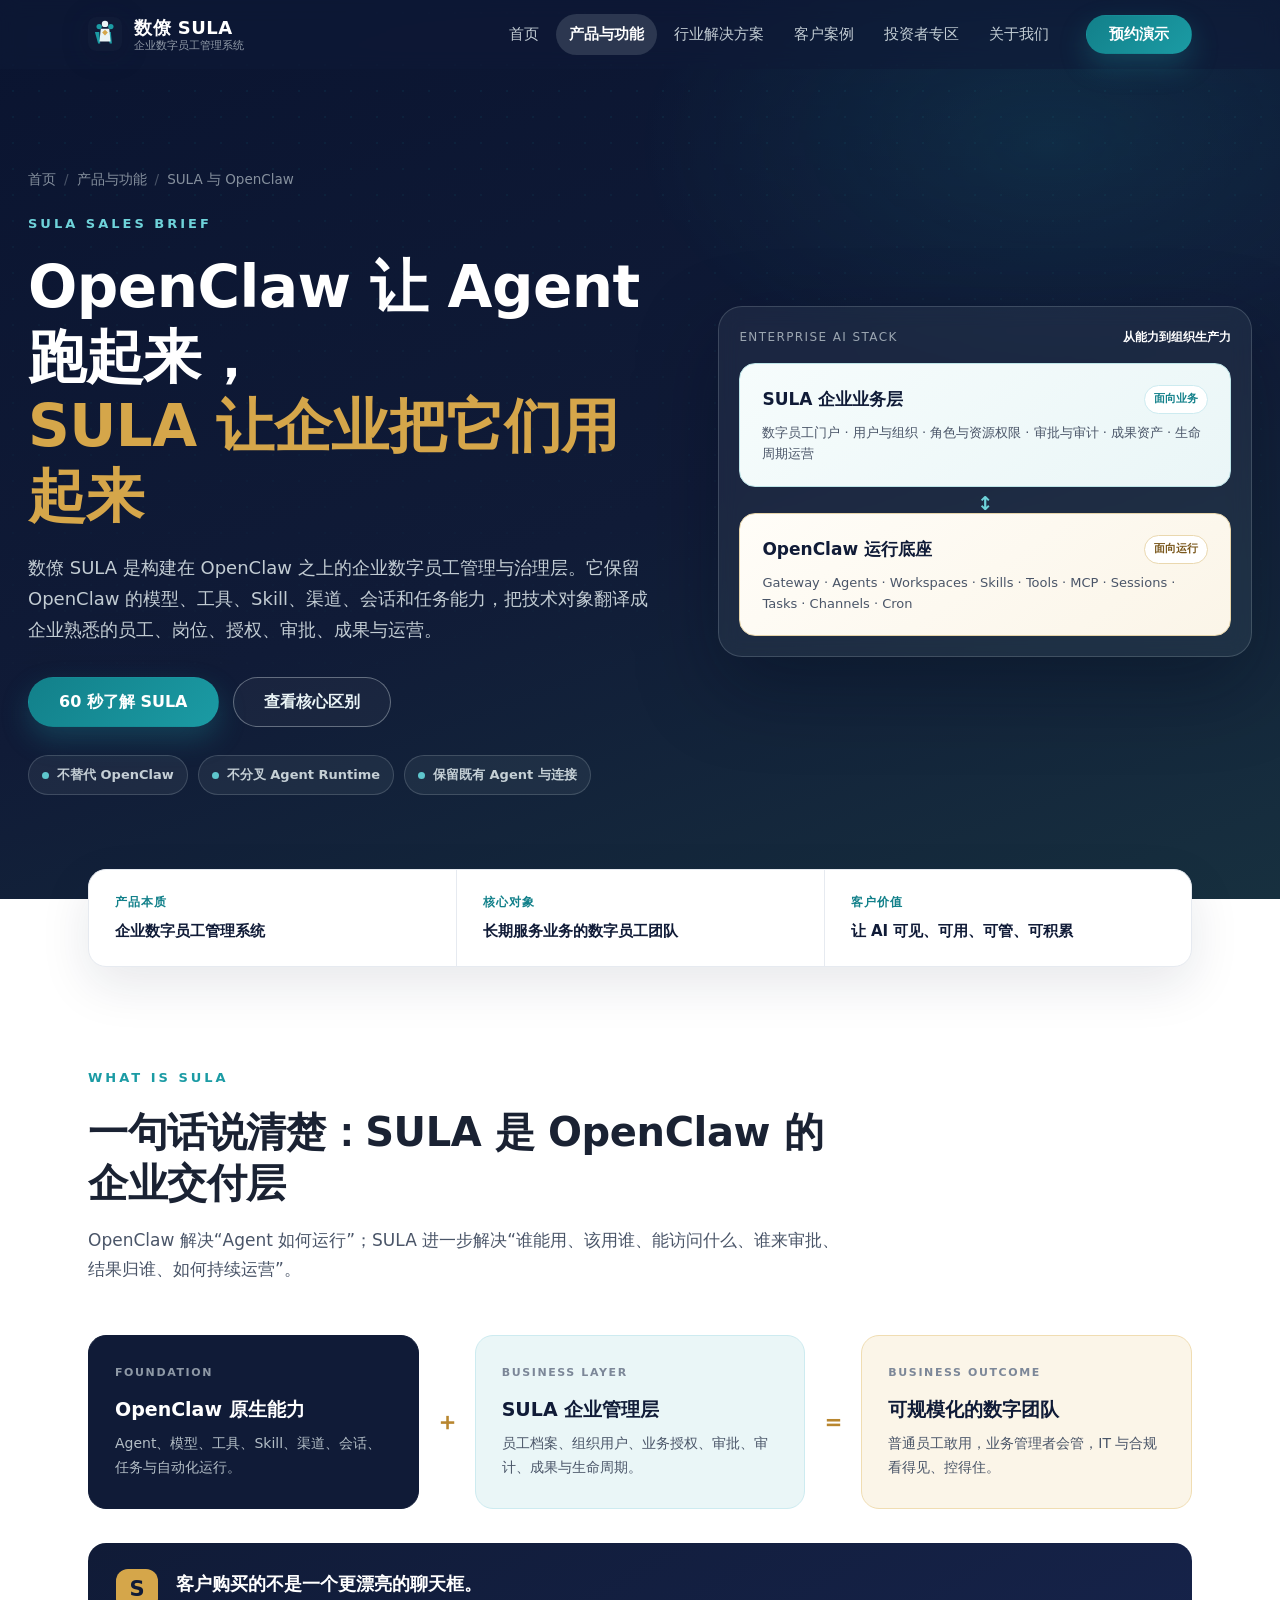
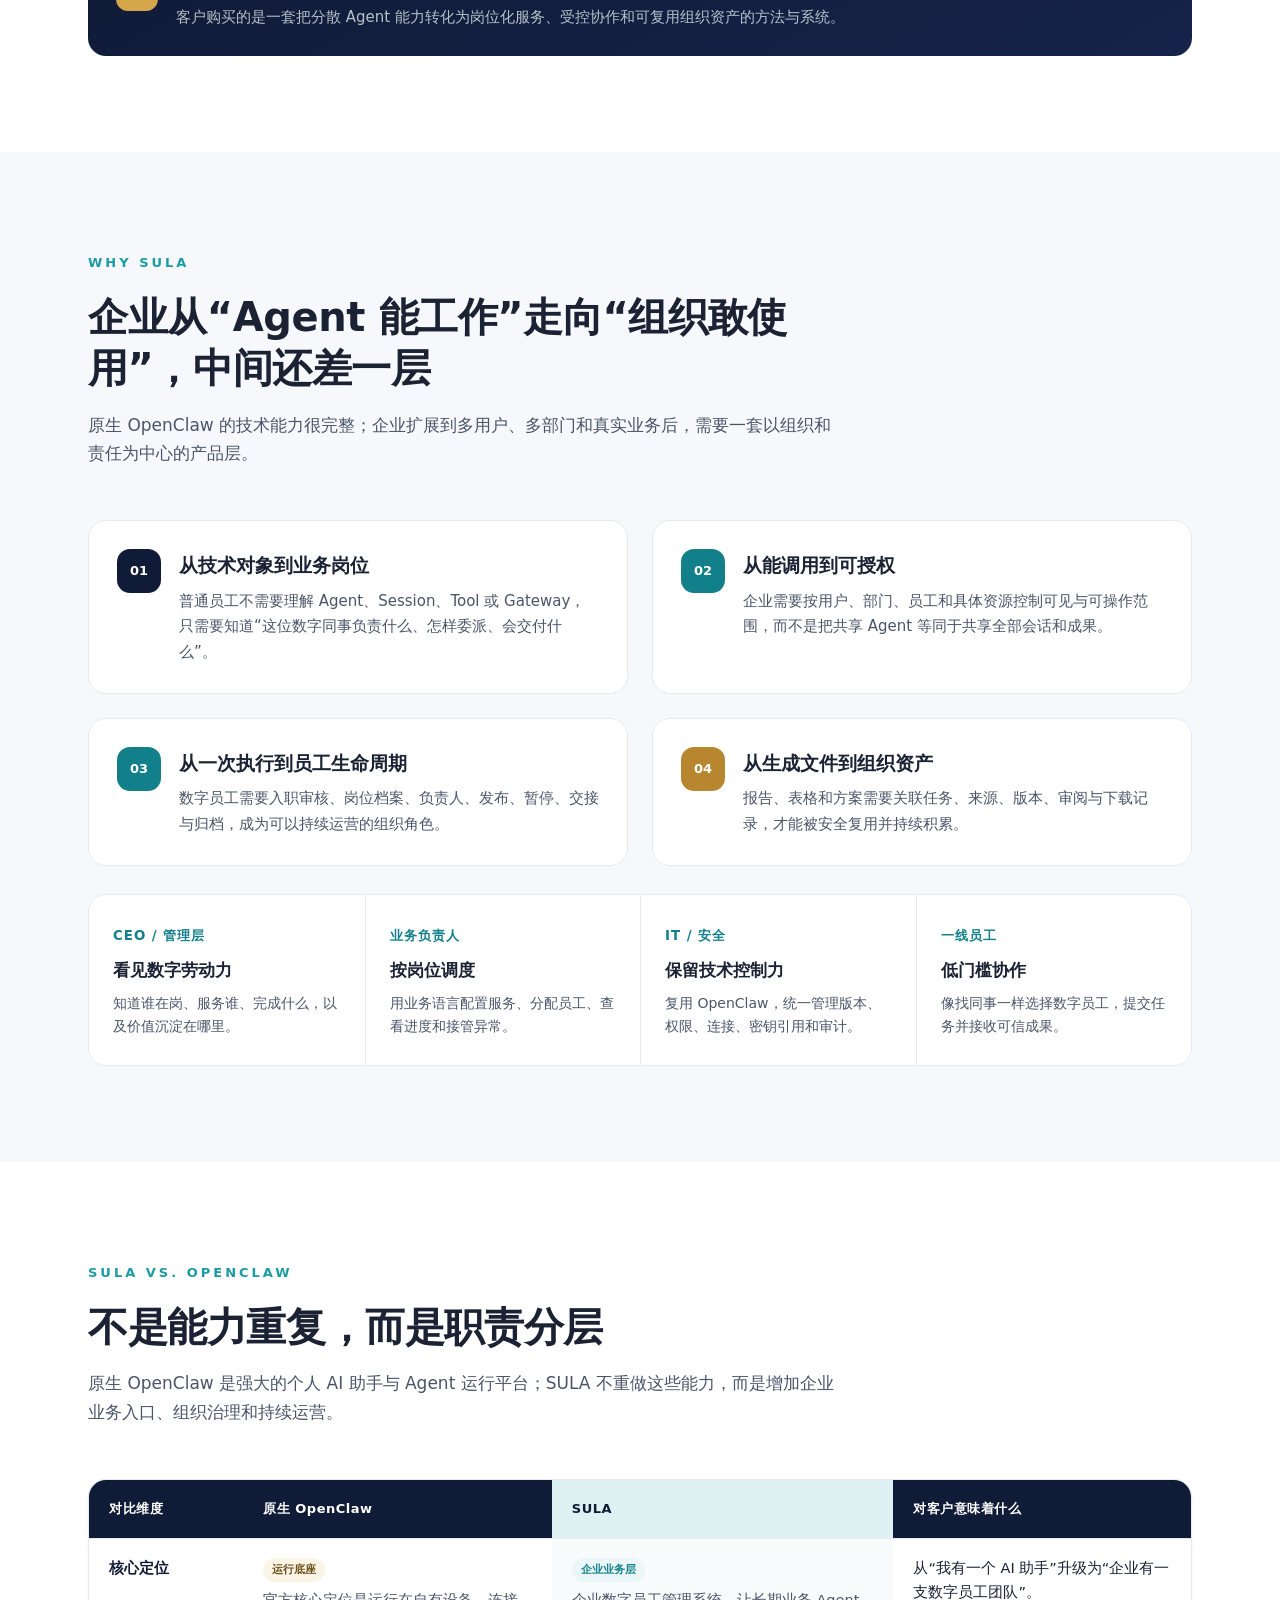
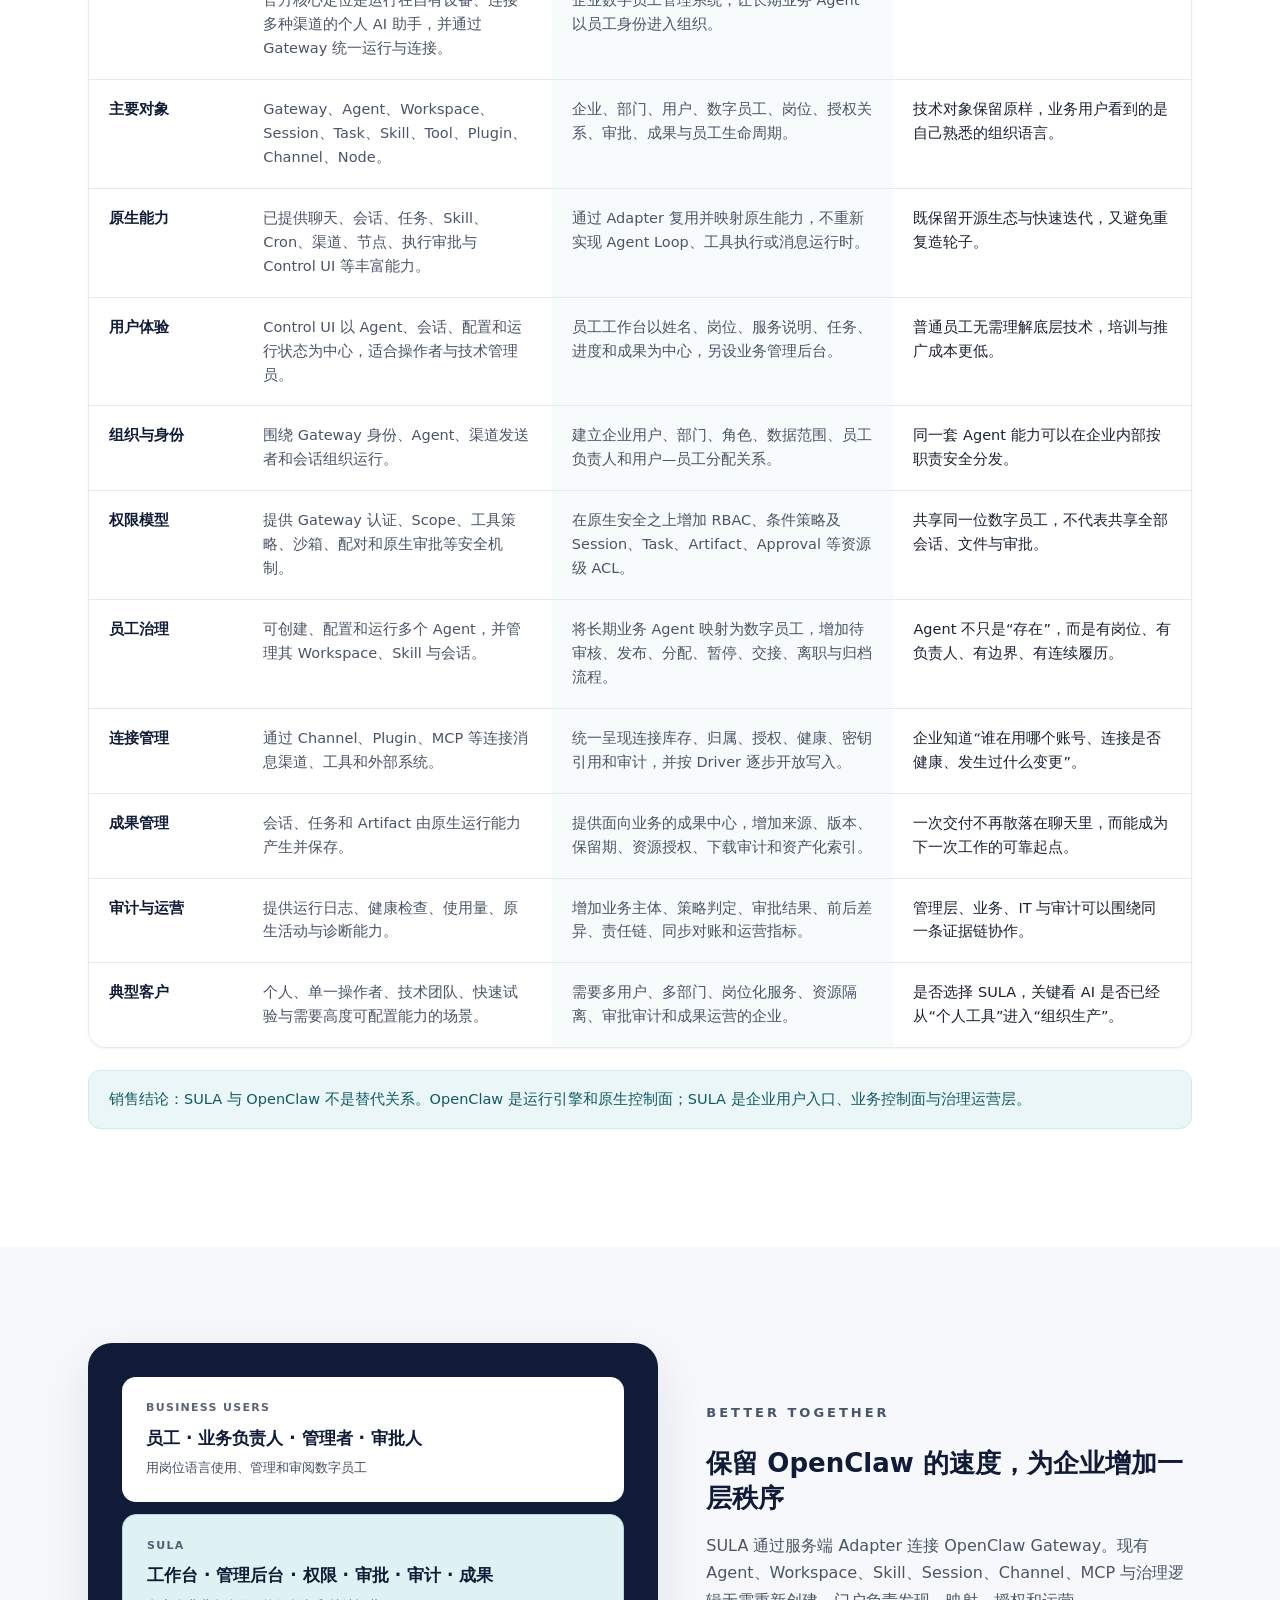
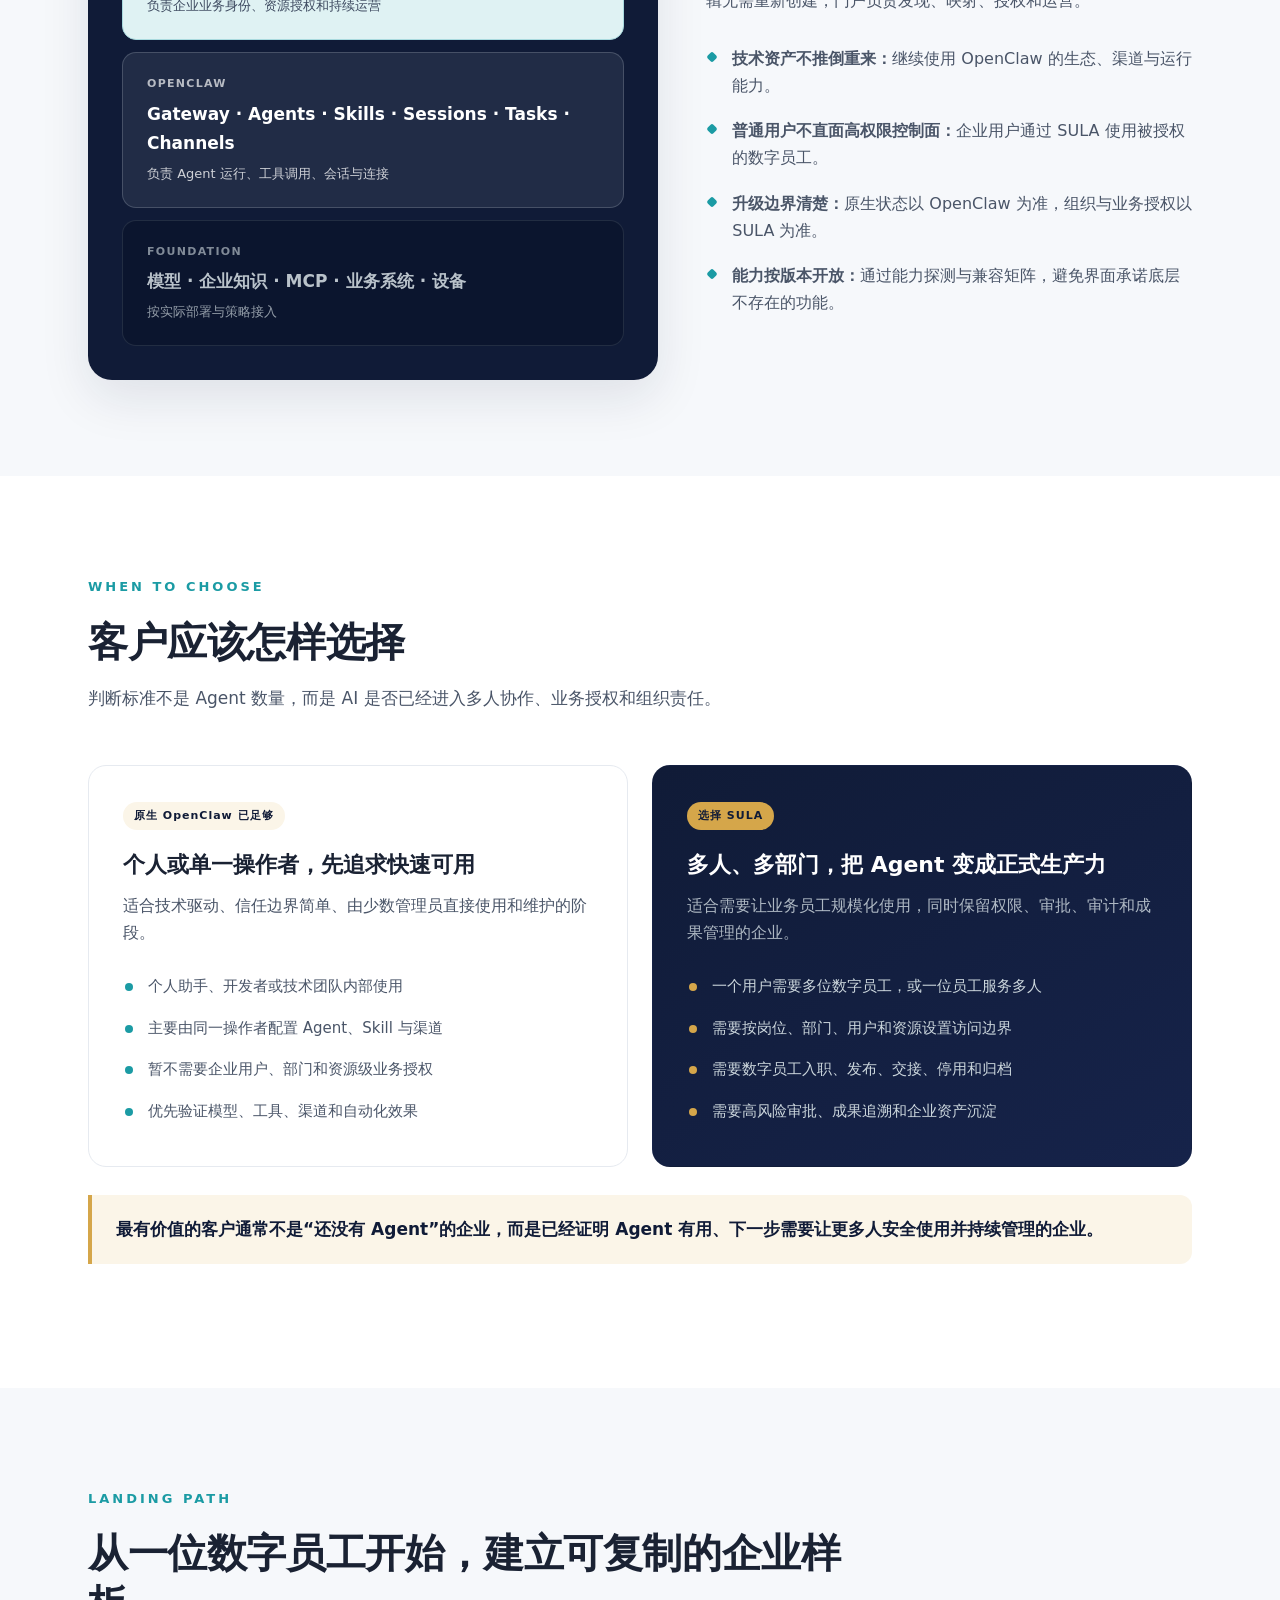
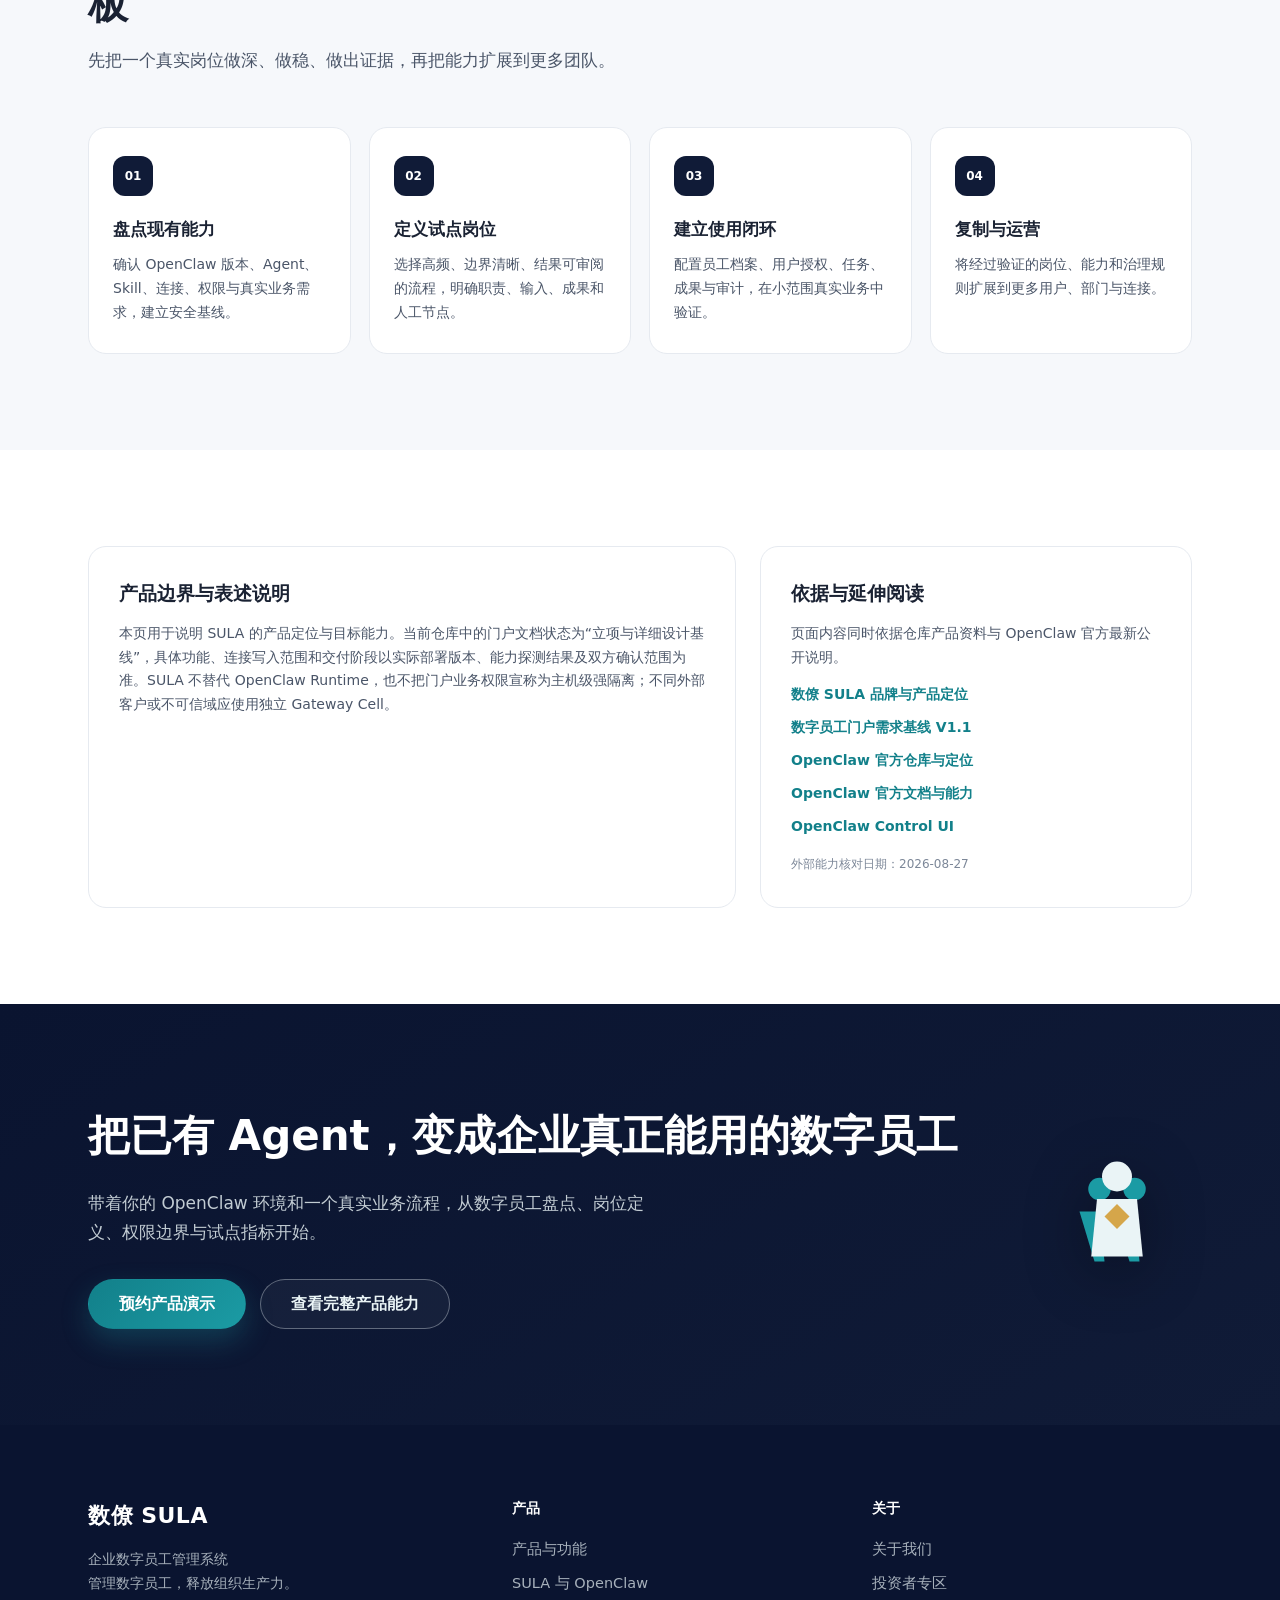
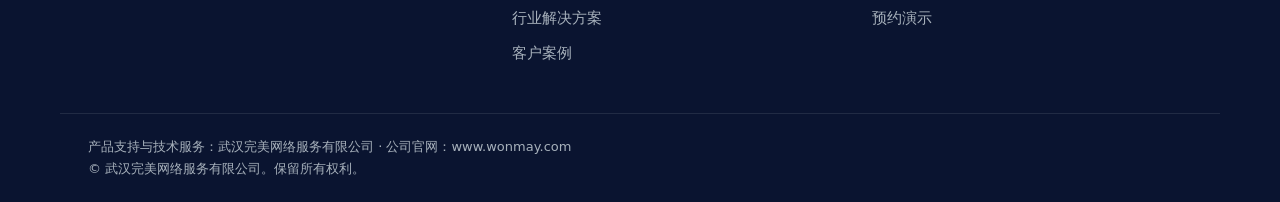
<file: doc/website/sula.html>
<!doctype html>
<html lang="zh-CN">
  <head>
    <meta charset="UTF-8" />
    <meta name="viewport" content="width=device-width, initial-scale=1.0" />
    <meta
      name="description"
      content="从销售与客户价值角度说明数僚 SULA 是什么，以及它与原生 OpenClaw 在产品定位、用户体验、组织权限、数字员工治理和成果资产上的区别。"
    />
    <title>SULA 是什么 · 与原生 OpenClaw 的区别</title>
    <link
      rel="icon"
      href="data:image/svg+xml,%3Csvg xmlns='http://www.w3.org/2000/svg' viewBox='0 0 64 64'%3E%3Crect width='64' height='64' rx='14' fill='%23101B37'/%3E%3Cpath d='M32 14l6 6-6 6-6-6z' fill='%23D5A64A'/%3E%3C/svg%3E"
    />
    <link rel="stylesheet" href="styles.css" />
    <style>
      .sula-page .page-hero {
        padding-bottom: 104px;
      }

      .sula-page .page-hero-inner {
        display: grid;
        grid-template-columns: minmax(0, 1.08fr) minmax(360px, 0.92fr);
        gap: 64px;
        align-items: center;
        max-width: none;
      }

      .sula-page .page-hero h1 {
        max-width: 720px;
        font-size: clamp(36px, 4.6vw, 58px);
      }

      .sula-page .page-hero .lede {
        max-width: 700px;
      }

      .hero-kicker-row {
        display: flex;
        flex-wrap: wrap;
        gap: 10px;
        margin-top: 28px;
      }

      .hero-kicker {
        display: inline-flex;
        align-items: center;
        gap: 8px;
        padding: 8px 13px;
        color: rgba(234, 244, 246, 0.82);
        background: rgba(234, 244, 246, 0.06);
        border: 1px solid rgba(234, 244, 246, 0.16);
        border-radius: 999px;
        font-size: 13px;
        font-weight: 600;
      }

      .hero-kicker::before {
        content: "";
        width: 7px;
        height: 7px;
        background: #5ec6cd;
        border-radius: 50%;
      }

      .layer-visual {
        position: relative;
        padding: 20px;
        background: rgba(234, 244, 246, 0.055);
        border: 1px solid rgba(234, 244, 246, 0.16);
        border-radius: 24px;
        box-shadow: 0 30px 80px rgba(4, 10, 26, 0.34);
        backdrop-filter: blur(10px);
      }

      .layer-caption {
        display: flex;
        align-items: center;
        justify-content: space-between;
        gap: 16px;
        margin-bottom: 16px;
        color: rgba(234, 244, 246, 0.62);
        font-size: 12px;
        letter-spacing: 1.4px;
        text-transform: uppercase;
      }

      .layer-caption strong {
        color: #fff;
        letter-spacing: 0;
        text-transform: none;
      }

      .layer-card {
        position: relative;
        padding: 21px 22px;
        background: #fff;
        border-radius: 16px;
        color: var(--ink);
      }

      .layer-card + .layer-card {
        margin-top: 12px;
      }

      .layer-card.sula-layer {
        border: 1px solid #bde4e7;
        background: linear-gradient(145deg, #f6fcfc, #eaf6f7);
      }

      .layer-card.openclaw-layer {
        border: 1px solid #e6d4aa;
        background: linear-gradient(145deg, #fffdf8, #fbf5e8);
      }

      .layer-label {
        display: flex;
        align-items: center;
        justify-content: space-between;
        gap: 14px;
        margin-bottom: 9px;
      }

      .layer-label strong {
        color: var(--navy);
        font-size: 17px;
      }

      .layer-badge {
        padding: 4px 9px;
        border-radius: 999px;
        color: var(--cyan-600);
        background: #fff;
        border: 1px solid #cdebf0;
        font-size: 11px;
        font-weight: 700;
      }

      .openclaw-layer .layer-badge {
        color: #7a581d;
        border-color: #ead8af;
      }

      .layer-card p {
        color: var(--muted);
        font-size: 13px;
        line-height: 1.6;
      }

      .layer-connector {
        display: grid;
        place-items: center;
        height: 26px;
        color: #6fd3da;
        font-size: 19px;
        font-weight: 800;
      }

      .hero-summary {
        margin: -30px auto 0;
        position: relative;
        z-index: 2;
      }

      .hero-summary-inner {
        display: grid;
        grid-template-columns: repeat(3, 1fr);
        background: #fff;
        border: 1px solid var(--line);
        border-radius: 18px;
        box-shadow: var(--shadow);
        overflow: hidden;
      }

      .hero-summary-item {
        padding: 22px 26px;
      }

      .hero-summary-item + .hero-summary-item {
        border-left: 1px solid var(--line);
      }

      .hero-summary-item span {
        display: block;
        margin-bottom: 4px;
        color: var(--cyan-600);
        font-size: 12px;
        font-weight: 800;
        letter-spacing: 1px;
      }

      .hero-summary-item strong {
        color: var(--navy);
        font-size: 15px;
      }

      .sales-equation {
        display: grid;
        grid-template-columns: 1fr auto 1fr auto 1fr;
        align-items: stretch;
        gap: 16px;
        margin: 30px 0 34px;
      }

      .equation-block {
        padding: 28px 26px;
        border: 1px solid var(--line);
        border-radius: var(--radius);
        background: #fff;
      }

      .equation-block.is-core {
        background: var(--navy);
        border-color: var(--navy);
        color: #fff;
      }

      .equation-block.is-business {
        background: var(--cyan-50);
        border-color: #cdebf0;
      }

      .equation-block.is-result {
        background: var(--gold-50);
        border-color: #f0ddb2;
      }

      .equation-block small {
        display: block;
        margin-bottom: 10px;
        color: var(--subtle);
        font-size: 11px;
        font-weight: 800;
        letter-spacing: 1.6px;
      }

      .equation-block.is-core small {
        color: rgba(234, 244, 246, 0.58);
      }

      .equation-block strong {
        display: block;
        margin-bottom: 7px;
        color: var(--navy);
        font-size: 19px;
      }

      .equation-block.is-core strong {
        color: #fff;
      }

      .equation-block p {
        color: var(--muted);
        font-size: 14px;
      }

      .equation-block.is-core p {
        color: rgba(234, 244, 246, 0.75);
      }

      .equation-op {
        display: grid;
        place-items: center;
        color: var(--gold-600);
        font-size: 24px;
        font-weight: 800;
      }

      .sales-quote {
        display: grid;
        grid-template-columns: auto 1fr;
        gap: 18px;
        align-items: start;
        padding: 26px 28px;
        color: #fff;
        background: linear-gradient(150deg, var(--navy), var(--navy-800));
        border-radius: var(--radius);
      }

      .sales-quote-mark {
        display: grid;
        place-items: center;
        width: 42px;
        height: 42px;
        color: var(--navy);
        background: var(--gold);
        border-radius: 12px;
        font-size: 21px;
        font-weight: 900;
      }

      .sales-quote strong {
        display: block;
        margin-bottom: 5px;
        font-size: 18px;
      }

      .sales-quote p {
        color: rgba(234, 244, 246, 0.76);
        font-size: 15px;
      }

      .gap-grid {
        display: grid;
        grid-template-columns: repeat(2, minmax(0, 1fr));
        gap: 24px;
      }

      .gap-item {
        display: grid;
        grid-template-columns: auto 1fr;
        gap: 18px;
        padding: 28px;
        background: #fff;
        border: 1px solid var(--line);
        border-radius: var(--radius);
      }

      .gap-num {
        display: grid;
        place-items: center;
        width: 44px;
        height: 44px;
        color: #fff;
        background: var(--navy);
        border-radius: 13px;
        font-size: 13px;
        font-weight: 800;
      }

      .gap-item:nth-child(2) .gap-num,
      .gap-item:nth-child(3) .gap-num {
        background: var(--cyan-600);
      }

      .gap-item:nth-child(4) .gap-num {
        background: var(--gold-600);
      }

      .gap-item h3 {
        margin-bottom: 7px;
        font-size: 19px;
      }

      .gap-item p {
        color: var(--muted);
        font-size: 15px;
      }

      .audience-strip {
        display: grid;
        grid-template-columns: repeat(4, 1fr);
        gap: 0;
        margin-top: 28px;
        overflow: hidden;
        background: #fff;
        border: 1px solid var(--line);
        border-radius: var(--radius);
      }

      .audience-item {
        padding: 26px 24px;
      }

      .audience-item + .audience-item {
        border-left: 1px solid var(--line);
      }

      .audience-item small {
        color: var(--cyan-600);
        font-weight: 800;
        letter-spacing: 1px;
      }

      .audience-item h3 {
        margin: 7px 0;
        font-size: 17px;
      }

      .audience-item p {
        color: var(--muted);
        font-size: 14px;
      }

      .comparison-wrap {
        margin-top: 8px;
        overflow-x: auto;
        border: 1px solid var(--line);
        border-radius: var(--radius);
        background: #fff;
        box-shadow: var(--shadow-sm);
      }

      .comparison-table {
        width: 100%;
        min-width: 940px;
        border-collapse: collapse;
      }

      .comparison-table th,
      .comparison-table td {
        padding: 18px 20px;
        text-align: left;
        vertical-align: top;
        border-bottom: 1px solid var(--line);
      }

      .comparison-table thead th {
        color: #fff;
        background: var(--navy);
        font-size: 13px;
        letter-spacing: 0.5px;
      }

      .comparison-table thead th:nth-child(3) {
        color: var(--navy);
        background: #dff2f3;
      }

      .comparison-table tbody tr:last-child td {
        border-bottom: 0;
      }

      .comparison-table tbody tr:hover td {
        background: #fafbfd;
      }

      .comparison-table td {
        color: var(--muted);
        font-size: 14.5px;
        line-height: 1.65;
      }

      .comparison-table td:first-child {
        width: 14%;
        color: var(--navy);
        font-weight: 800;
      }

      .comparison-table td:nth-child(2) {
        width: 28%;
      }

      .comparison-table td:nth-child(3) {
        width: 31%;
        background: #f7fbfb;
      }

      .comparison-table td:nth-child(4) {
        width: 27%;
        color: var(--ink);
      }

      .table-tag {
        display: inline-block;
        margin-bottom: 7px;
        padding: 3px 9px;
        border-radius: 999px;
        color: #6b4d16;
        background: var(--gold-50);
        font-size: 11px;
        font-weight: 800;
      }

      .table-tag.sula {
        color: var(--cyan-600);
        background: var(--cyan-50);
      }

      .stack-layout {
        display: grid;
        grid-template-columns: 1.08fr 0.92fr;
        gap: 48px;
        align-items: center;
      }

      .system-stack {
        position: relative;
        padding: 34px;
        background: var(--navy);
        border-radius: 24px;
        box-shadow: var(--shadow);
      }

      .system-layer {
        padding: 22px 24px;
        border-radius: 14px;
      }

      .system-layer + .system-layer {
        margin-top: 12px;
      }

      .system-layer.people {
        color: var(--navy);
        background: #fff;
      }

      .system-layer.portal {
        color: var(--navy);
        background: #dff2f3;
        border: 1px solid #a9dade;
      }

      .system-layer.runtime {
        color: #fff;
        background: rgba(234, 244, 246, 0.08);
        border: 1px solid rgba(234, 244, 246, 0.18);
      }

      .system-layer.foundation {
        color: rgba(234, 244, 246, 0.78);
        background: rgba(5, 12, 31, 0.34);
        border: 1px solid rgba(234, 244, 246, 0.10);
      }

      .system-layer small {
        display: block;
        margin-bottom: 6px;
        color: inherit;
        opacity: 0.68;
        font-size: 11px;
        font-weight: 800;
        letter-spacing: 1.3px;
      }

      .system-layer strong {
        display: block;
        margin-bottom: 5px;
        font-size: 17px;
      }

      .system-layer span {
        display: block;
        color: inherit;
        opacity: 0.78;
        font-size: 13px;
      }

      .stack-copy h3 {
        margin-bottom: 16px;
        color: var(--navy);
        font-size: 26px;
        line-height: 1.35;
      }

      .stack-copy > p {
        margin-bottom: 22px;
        color: var(--muted);
      }

      .stack-points li {
        position: relative;
        padding: 9px 0 9px 26px;
        color: var(--muted);
      }

      .stack-points li::before {
        content: "";
        position: absolute;
        left: 2px;
        top: 17px;
        width: 8px;
        height: 8px;
        background: var(--cyan);
        border-radius: 2px;
        transform: rotate(45deg);
      }

      .fit-grid {
        display: grid;
        grid-template-columns: repeat(2, minmax(0, 1fr));
        gap: 24px;
      }

      .fit-panel {
        padding: 34px;
        background: #fff;
        border: 1px solid var(--line);
        border-radius: var(--radius);
      }

      .fit-panel.recommended {
        color: #fff;
        background: linear-gradient(150deg, var(--navy), var(--navy-800));
        border-color: transparent;
      }

      .fit-panel-label {
        display: inline-block;
        margin-bottom: 16px;
        padding: 5px 11px;
        color: var(--navy);
        background: var(--gold-50);
        border-radius: 999px;
        font-size: 11px;
        font-weight: 800;
        letter-spacing: 1px;
      }

      .fit-panel.recommended .fit-panel-label {
        color: var(--navy);
        background: var(--gold);
      }

      .fit-panel h3 {
        margin-bottom: 8px;
        font-size: 22px;
      }

      .fit-panel > p {
        margin-bottom: 20px;
        color: var(--muted);
      }

      .fit-panel.recommended > p {
        color: rgba(234, 244, 246, 0.72);
      }

      .fit-panel li {
        position: relative;
        padding: 8px 0 8px 25px;
        color: var(--muted);
        font-size: 15px;
      }

      .fit-panel.recommended li {
        color: rgba(234, 244, 246, 0.86);
      }

      .fit-panel li::before {
        content: "";
        position: absolute;
        left: 2px;
        top: 17px;
        width: 8px;
        height: 8px;
        background: var(--cyan);
        border-radius: 50%;
      }

      .fit-panel.recommended li::before {
        background: var(--gold);
      }

      .landing-steps {
        display: grid;
        grid-template-columns: repeat(4, 1fr);
        gap: 18px;
        counter-reset: landing-step;
      }

      .landing-step {
        position: relative;
        padding: 28px 24px;
        background: #fff;
        border: 1px solid var(--line);
        border-radius: var(--radius);
        counter-increment: landing-step;
      }

      .landing-step::before {
        content: counter(landing-step, decimal-leading-zero);
        display: grid;
        place-items: center;
        width: 40px;
        height: 40px;
        margin-bottom: 19px;
        color: #fff;
        background: var(--navy);
        border-radius: 12px;
        font-size: 12px;
        font-weight: 800;
      }

      .landing-step h3 {
        margin-bottom: 9px;
        font-size: 17px;
      }

      .landing-step p {
        color: var(--muted);
        font-size: 14px;
      }

      .boundary-grid {
        display: grid;
        grid-template-columns: 1.2fr 0.8fr;
        gap: 24px;
        align-items: stretch;
      }

      .boundary-card,
      .source-card {
        padding: 30px;
        background: #fff;
        border: 1px solid var(--line);
        border-radius: var(--radius);
      }

      .boundary-card h3,
      .source-card h3 {
        margin-bottom: 13px;
        font-size: 19px;
      }

      .boundary-card p,
      .source-card p {
        color: var(--muted);
        font-size: 14px;
      }

      .source-list {
        display: grid;
        gap: 9px;
        margin-top: 14px;
      }

      .source-list a {
        color: var(--cyan-600);
        font-size: 14px;
        font-weight: 600;
      }

      .source-list a:hover {
        text-decoration: underline;
      }

      .source-date {
        display: inline-block;
        margin-top: 16px;
        color: var(--subtle);
        font-size: 12px;
      }

      @media (max-width: 1024px) {
        .sula-page .page-hero-inner,
        .stack-layout {
          grid-template-columns: 1fr;
        }

        .layer-visual {
          max-width: 620px;
        }

        .sales-equation {
          grid-template-columns: 1fr;
        }

        .equation-op {
          min-height: 12px;
          transform: rotate(90deg);
        }

        .audience-strip,
        .landing-steps {
          grid-template-columns: repeat(2, 1fr);
        }

        .audience-item:nth-child(3) {
          border-left: 0;
          border-top: 1px solid var(--line);
        }

        .audience-item:nth-child(4) {
          border-top: 1px solid var(--line);
        }
      }

      @media (max-width: 820px) {
        .hero-summary-inner,
        .gap-grid,
        .fit-grid,
        .boundary-grid {
          grid-template-columns: 1fr;
        }

        .hero-summary-item + .hero-summary-item {
          border-left: 0;
          border-top: 1px solid var(--line);
        }

        .system-stack {
          padding: 24px;
        }
      }

      @media (max-width: 560px) {
        .sula-page .page-hero h1 {
          font-size: 34px;
        }

        .layer-visual,
        .system-stack,
        .fit-panel,
        .boundary-card,
        .source-card {
          padding: 22px;
        }

        .audience-strip,
        .landing-steps {
          grid-template-columns: 1fr;
        }

        .audience-item + .audience-item {
          border-left: 0;
          border-top: 1px solid var(--line);
        }

        .sales-quote {
          grid-template-columns: 1fr;
        }
      }
    </style>
  </head>
  <body class="sula-page">
    <header class="nav" id="nav">
      <div class="container nav-inner">
        <a class="brand" href="index.html" aria-label="数僚 SULA 首页">
          <span class="brand-mark" aria-hidden="true">
            <svg viewBox="0 0 64 64" width="34" height="34" role="img" aria-label="数僚 SULA 标识">
              <rect width="64" height="64" rx="15" fill="#101B37" />
              <g>
                <circle cx="21" cy="18" r="5" fill="#1B9BA4" />
                <path d="M13 28l8 0 2 22-4 0z" fill="#1B9BA4" />
                <circle cx="43" cy="18" r="5" fill="#1B9BA4" />
                <path d="M35 28l8 0 2 22-4 0z" fill="#1B9BA4" />
                <circle cx="32" cy="13" r="6" fill="#EAF4F6" />
                <path d="M24 22l16 0 2.4 24-20.8 0z" fill="#EAF4F6" />
                <path d="M32 24l5.4 5.4-5.4 5.4-5.4-5.4z" fill="#D5A64A" />
              </g>
            </svg>
          </span>
          <span class="brand-text">
            <span class="brand-name">数僚 SULA</span>
            <span class="brand-sub">企业数字员工管理系统</span>
          </span>
        </a>

        <nav class="nav-links" aria-label="主导航">
          <a href="index.html">首页</a>
          <a href="product.html" class="active">产品与功能</a>
          <a href="solutions.html">行业解决方案</a>
          <a href="cases.html">客户案例</a>
          <a href="investors.html">投资者专区</a>
          <a href="about.html">关于我们</a>
        </nav>

        <a class="btn btn-primary nav-cta" href="about.html#demo">预约演示</a>
        <button class="nav-toggle" id="navToggle" aria-label="展开菜单" aria-expanded="false">
          <span></span><span></span><span></span>
        </button>
      </div>
    </header>

    <main>
      <section class="page-hero">
        <div class="hero-bg" aria-hidden="true"></div>
        <div class="container page-hero-inner">
          <div>
            <div class="breadcrumb">
              <a href="index.html">首页</a><span class="sep">/</span>
              <a href="product.html">产品与功能</a><span class="sep">/</span>
              <span>SULA 与 OpenClaw</span>
            </div>
            <p class="eyebrow light">SULA SALES BRIEF</p>
            <h1>OpenClaw 让 Agent 跑起来，<br /><span class="accent-gold">SULA 让企业把它们用起来</span></h1>
            <p class="lede">
              数僚 SULA 是构建在 OpenClaw 之上的企业数字员工管理与治理层。它保留 OpenClaw 的模型、工具、Skill、渠道、会话和任务能力，把技术对象翻译成企业熟悉的员工、岗位、授权、审批、成果与运营。
            </p>
            <div class="hero-actions">
              <a class="btn btn-primary btn-lg" href="#what">60 秒了解 SULA</a>
              <a class="btn btn-ghost btn-lg" href="#compare">查看核心区别</a>
            </div>
            <div class="hero-kicker-row" aria-label="产品边界">
              <span class="hero-kicker">不替代 OpenClaw</span>
              <span class="hero-kicker">不分叉 Agent Runtime</span>
              <span class="hero-kicker">保留既有 Agent 与连接</span>
            </div>
          </div>

          <div class="layer-visual reveal" aria-label="SULA 与 OpenClaw 分层关系示意">
            <div class="layer-caption"><span>ENTERPRISE AI STACK</span><strong>从能力到组织生产力</strong></div>
            <div class="layer-card sula-layer">
              <div class="layer-label"><strong>SULA 企业业务层</strong><span class="layer-badge">面向业务</span></div>
              <p>数字员工门户 · 用户与组织 · 角色与资源权限 · 审批与审计 · 成果资产 · 生命周期运营</p>
            </div>
            <div class="layer-connector" aria-hidden="true">↕</div>
            <div class="layer-card openclaw-layer">
              <div class="layer-label"><strong>OpenClaw 运行底座</strong><span class="layer-badge">面向运行</span></div>
              <p>Gateway · Agents · Workspaces · Skills · Tools · MCP · Sessions · Tasks · Channels · Cron</p>
            </div>
          </div>
        </div>
      </section>

      <div class="container hero-summary">
        <div class="hero-summary-inner reveal">
          <div class="hero-summary-item"><span>产品本质</span><strong>企业数字员工管理系统</strong></div>
          <div class="hero-summary-item"><span>核心对象</span><strong>长期服务业务的数字员工团队</strong></div>
          <div class="hero-summary-item"><span>客户价值</span><strong>让 AI 可见、可用、可管、可积累</strong></div>
        </div>
      </div>

      <section class="section" id="what">
        <div class="container">
          <div class="section-head reveal">
            <p class="eyebrow">WHAT IS SULA</p>
            <h2>一句话说清楚：SULA 是 OpenClaw 的企业交付层</h2>
            <p class="section-sub">
              OpenClaw 解决“Agent 如何运行”；SULA 进一步解决“谁能用、该用谁、能访问什么、谁来审批、结果归谁、如何持续运营”。
            </p>
          </div>

          <div class="sales-equation reveal" aria-label="SULA 产品构成">
            <div class="equation-block is-core">
              <small>FOUNDATION</small>
              <strong>OpenClaw 原生能力</strong>
              <p>Agent、模型、工具、Skill、渠道、会话、任务与自动化运行。</p>
            </div>
            <div class="equation-op" aria-hidden="true">＋</div>
            <div class="equation-block is-business">
              <small>BUSINESS LAYER</small>
              <strong>SULA 企业管理层</strong>
              <p>员工档案、组织用户、业务授权、审批、审计、成果与生命周期。</p>
            </div>
            <div class="equation-op" aria-hidden="true">＝</div>
            <div class="equation-block is-result">
              <small>BUSINESS OUTCOME</small>
              <strong>可规模化的数字团队</strong>
              <p>普通员工敢用，业务管理者会管，IT 与合规看得见、控得住。</p>
            </div>
          </div>

          <div class="sales-quote reveal">
            <span class="sales-quote-mark" aria-hidden="true">S</span>
            <div>
              <strong>客户购买的不是一个更漂亮的聊天框。</strong>
              <p>客户购买的是一套把分散 Agent 能力转化为岗位化服务、受控协作和可复用组织资产的方法与系统。</p>
            </div>
          </div>
        </div>
      </section>

      <section class="section section-alt" id="why">
        <div class="container">
          <div class="section-head reveal">
            <p class="eyebrow">WHY SULA</p>
            <h2>企业从“Agent 能工作”走向“组织敢使用”，中间还差一层</h2>
            <p class="section-sub">
              原生 OpenClaw 的技术能力很完整；企业扩展到多用户、多部门和真实业务后，需要一套以组织和责任为中心的产品层。
            </p>
          </div>

          <div class="gap-grid">
            <article class="gap-item reveal">
              <span class="gap-num">01</span>
              <div><h3>从技术对象到业务岗位</h3><p>普通员工不需要理解 Agent、Session、Tool 或 Gateway，只需要知道“这位数字同事负责什么、怎样委派、会交付什么”。</p></div>
            </article>
            <article class="gap-item reveal">
              <span class="gap-num">02</span>
              <div><h3>从能调用到可授权</h3><p>企业需要按用户、部门、员工和具体资源控制可见与可操作范围，而不是把共享 Agent 等同于共享全部会话和成果。</p></div>
            </article>
            <article class="gap-item reveal">
              <span class="gap-num">03</span>
              <div><h3>从一次执行到员工生命周期</h3><p>数字员工需要入职审核、岗位档案、负责人、发布、暂停、交接与归档，成为可以持续运营的组织角色。</p></div>
            </article>
            <article class="gap-item reveal">
              <span class="gap-num">04</span>
              <div><h3>从生成文件到组织资产</h3><p>报告、表格和方案需要关联任务、来源、版本、审阅与下载记录，才能被安全复用并持续积累。</p></div>
            </article>
          </div>

          <div class="audience-strip reveal" aria-label="面向不同角色的客户价值">
            <div class="audience-item"><small>CEO / 管理层</small><h3>看见数字劳动力</h3><p>知道谁在岗、服务谁、完成什么，以及价值沉淀在哪里。</p></div>
            <div class="audience-item"><small>业务负责人</small><h3>按岗位调度</h3><p>用业务语言配置服务、分配员工、查看进度和接管异常。</p></div>
            <div class="audience-item"><small>IT / 安全</small><h3>保留技术控制力</h3><p>复用 OpenClaw，统一管理版本、权限、连接、密钥引用和审计。</p></div>
            <div class="audience-item"><small>一线员工</small><h3>低门槛协作</h3><p>像找同事一样选择数字员工，提交任务并接收可信成果。</p></div>
          </div>
        </div>
      </section>

      <section class="section" id="compare">
        <div class="container">
          <div class="section-head reveal">
            <p class="eyebrow">SULA VS. OPENCLAW</p>
            <h2>不是能力重复，而是职责分层</h2>
            <p class="section-sub">
              原生 OpenClaw 是强大的个人 AI 助手与 Agent 运行平台；SULA 不重做这些能力，而是增加企业业务入口、组织治理和持续运营。
            </p>
          </div>

          <div class="comparison-wrap reveal" role="region" aria-label="SULA 与原生 OpenClaw 对比表" tabindex="0">
            <table class="comparison-table">
              <thead>
                <tr>
                  <th>对比维度</th>
                  <th>原生 OpenClaw</th>
                  <th>SULA</th>
                  <th>对客户意味着什么</th>
                </tr>
              </thead>
              <tbody>
                <tr>
                  <td>核心定位</td>
                  <td><span class="table-tag">运行底座</span><br />官方核心定位是运行在自有设备、连接多种渠道的个人 AI 助手，并通过 Gateway 统一运行与连接。</td>
                  <td><span class="table-tag sula">企业业务层</span><br />企业数字员工管理系统，让长期业务 Agent 以员工身份进入组织。</td>
                  <td>从“我有一个 AI 助手”升级为“企业有一支数字员工团队”。</td>
                </tr>
                <tr>
                  <td>主要对象</td>
                  <td>Gateway、Agent、Workspace、Session、Task、Skill、Tool、Plugin、Channel、Node。</td>
                  <td>企业、部门、用户、数字员工、岗位、授权关系、审批、成果与员工生命周期。</td>
                  <td>技术对象保留原样，业务用户看到的是自己熟悉的组织语言。</td>
                </tr>
                <tr>
                  <td>原生能力</td>
                  <td>已提供聊天、会话、任务、Skill、Cron、渠道、节点、执行审批与 Control UI 等丰富能力。</td>
                  <td>通过 Adapter 复用并映射原生能力，不重新实现 Agent Loop、工具执行或消息运行时。</td>
                  <td>既保留开源生态与快速迭代，又避免重复造轮子。</td>
                </tr>
                <tr>
                  <td>用户体验</td>
                  <td>Control UI 以 Agent、会话、配置和运行状态为中心，适合操作者与技术管理员。</td>
                  <td>员工工作台以姓名、岗位、服务说明、任务、进度和成果为中心，另设业务管理后台。</td>
                  <td>普通员工无需理解底层技术，培训与推广成本更低。</td>
                </tr>
                <tr>
                  <td>组织与身份</td>
                  <td>围绕 Gateway 身份、Agent、渠道发送者和会话组织运行。</td>
                  <td>建立企业用户、部门、角色、数据范围、员工负责人和用户—员工分配关系。</td>
                  <td>同一套 Agent 能力可以在企业内部按职责安全分发。</td>
                </tr>
                <tr>
                  <td>权限模型</td>
                  <td>提供 Gateway 认证、Scope、工具策略、沙箱、配对和原生审批等安全机制。</td>
                  <td>在原生安全之上增加 RBAC、条件策略及 Session、Task、Artifact、Approval 等资源级 ACL。</td>
                  <td>共享同一位数字员工，不代表共享全部会话、文件与审批。</td>
                </tr>
                <tr>
                  <td>员工治理</td>
                  <td>可创建、配置和运行多个 Agent，并管理其 Workspace、Skill 与会话。</td>
                  <td>将长期业务 Agent 映射为数字员工，增加待审核、发布、分配、暂停、交接、离职与归档流程。</td>
                  <td>Agent 不只是“存在”，而是有岗位、有负责人、有边界、有连续履历。</td>
                </tr>
                <tr>
                  <td>连接管理</td>
                  <td>通过 Channel、Plugin、MCP 等连接消息渠道、工具和外部系统。</td>
                  <td>统一呈现连接库存、归属、授权、健康、密钥引用和审计，并按 Driver 逐步开放写入。</td>
                  <td>企业知道“谁在用哪个账号、连接是否健康、发生过什么变更”。</td>
                </tr>
                <tr>
                  <td>成果管理</td>
                  <td>会话、任务和 Artifact 由原生运行能力产生并保存。</td>
                  <td>提供面向业务的成果中心，增加来源、版本、保留期、资源授权、下载审计和资产化索引。</td>
                  <td>一次交付不再散落在聊天里，而能成为下一次工作的可靠起点。</td>
                </tr>
                <tr>
                  <td>审计与运营</td>
                  <td>提供运行日志、健康检查、使用量、原生活动与诊断能力。</td>
                  <td>增加业务主体、策略判定、审批结果、前后差异、责任链、同步对账和运营指标。</td>
                  <td>管理层、业务、IT 与审计可以围绕同一条证据链协作。</td>
                </tr>
                <tr>
                  <td>典型客户</td>
                  <td>个人、单一操作者、技术团队、快速试验与需要高度可配置能力的场景。</td>
                  <td>需要多用户、多部门、岗位化服务、资源隔离、审批审计和成果运营的企业。</td>
                  <td>是否选择 SULA，关键看 AI 是否已经从“个人工具”进入“组织生产”。</td>
                </tr>
              </tbody>
            </table>
          </div>

          <p class="notice info reveal">
            销售结论：SULA 与 OpenClaw 不是替代关系。OpenClaw 是运行引擎和原生控制面；SULA 是企业用户入口、业务控制面与治理运营层。
          </p>
        </div>
      </section>

      <section class="section section-alt" id="relationship">
        <div class="container">
          <div class="stack-layout">
            <div class="system-stack reveal" aria-label="SULA 系统分层架构">
              <div class="system-layer people"><small>BUSINESS USERS</small><strong>员工 · 业务负责人 · 管理者 · 审批人</strong><span>用岗位语言使用、管理和审阅数字员工</span></div>
              <div class="system-layer portal"><small>SULA</small><strong>工作台 · 管理后台 · 权限 · 审批 · 审计 · 成果</strong><span>负责企业业务身份、资源授权和持续运营</span></div>
              <div class="system-layer runtime"><small>OPENCLAW</small><strong>Gateway · Agents · Skills · Sessions · Tasks · Channels</strong><span>负责 Agent 运行、工具调用、会话与连接</span></div>
              <div class="system-layer foundation"><small>FOUNDATION</small><strong>模型 · 企业知识 · MCP · 业务系统 · 设备</strong><span>按实际部署与策略接入</span></div>
            </div>

            <div class="stack-copy reveal">
              <p class="eyebrow">BETTER TOGETHER</p>
              <h3>保留 OpenClaw 的速度，为企业增加一层秩序</h3>
              <p>SULA 通过服务端 Adapter 连接 OpenClaw Gateway。现有 Agent、Workspace、Skill、Session、Channel、MCP 与治理逻辑无需重新创建，门户负责发现、映射、授权和运营。</p>
              <ul class="stack-points">
                <li><strong>技术资产不推倒重来：</strong>继续使用 OpenClaw 的生态、渠道与运行能力。</li>
                <li><strong>普通用户不直面高权限控制面：</strong>企业用户通过 SULA 使用被授权的数字员工。</li>
                <li><strong>升级边界清楚：</strong>原生状态以 OpenClaw 为准，组织与业务授权以 SULA 为准。</li>
                <li><strong>能力按版本开放：</strong>通过能力探测与兼容矩阵，避免界面承诺底层不存在的功能。</li>
              </ul>
            </div>
          </div>
        </div>
      </section>

      <section class="section" id="fit">
        <div class="container">
          <div class="section-head reveal">
            <p class="eyebrow">WHEN TO CHOOSE</p>
            <h2>客户应该怎样选择</h2>
            <p class="section-sub">判断标准不是 Agent 数量，而是 AI 是否已经进入多人协作、业务授权和组织责任。</p>
          </div>

          <div class="fit-grid">
            <article class="fit-panel reveal">
              <span class="fit-panel-label">原生 OpenClaw 已足够</span>
              <h3>个人或单一操作者，先追求快速可用</h3>
              <p>适合技术驱动、信任边界简单、由少数管理员直接使用和维护的阶段。</p>
              <ul>
                <li>个人助手、开发者或技术团队内部使用</li>
                <li>主要由同一操作者配置 Agent、Skill 与渠道</li>
                <li>暂不需要企业用户、部门和资源级业务授权</li>
                <li>优先验证模型、工具、渠道和自动化效果</li>
              </ul>
            </article>

            <article class="fit-panel recommended reveal">
              <span class="fit-panel-label">选择 SULA</span>
              <h3>多人、多部门，把 Agent 变成正式生产力</h3>
              <p>适合需要让业务员工规模化使用，同时保留权限、审批、审计和成果管理的企业。</p>
              <ul>
                <li>一个用户需要多位数字员工，或一位员工服务多人</li>
                <li>需要按岗位、部门、用户和资源设置访问边界</li>
                <li>需要数字员工入职、发布、交接、停用和归档</li>
                <li>需要高风险审批、成果追溯和企业资产沉淀</li>
              </ul>
            </article>
          </div>

          <p class="blockquote gold reveal" style="margin-top: 28px;">
            最有价值的客户通常不是“还没有 Agent”的企业，而是已经证明 Agent 有用、下一步需要让更多人安全使用并持续管理的企业。
          </p>
        </div>
      </section>

      <section class="section section-alt" id="landing">
        <div class="container">
          <div class="section-head reveal">
            <p class="eyebrow">LANDING PATH</p>
            <h2>从一位数字员工开始，建立可复制的企业样板</h2>
            <p class="section-sub">先把一个真实岗位做深、做稳、做出证据，再把能力扩展到更多团队。</p>
          </div>

          <ol class="landing-steps">
            <li class="landing-step reveal"><h3>盘点现有能力</h3><p>确认 OpenClaw 版本、Agent、Skill、连接、权限与真实业务需求，建立安全基线。</p></li>
            <li class="landing-step reveal"><h3>定义试点岗位</h3><p>选择高频、边界清晰、结果可审阅的流程，明确职责、输入、成果和人工节点。</p></li>
            <li class="landing-step reveal"><h3>建立使用闭环</h3><p>配置员工档案、用户授权、任务、成果与审计，在小范围真实业务中验证。</p></li>
            <li class="landing-step reveal"><h3>复制与运营</h3><p>将经过验证的岗位、能力和治理规则扩展到更多用户、部门与连接。</p></li>
          </ol>
        </div>
      </section>

      <section class="section" id="notes">
        <div class="container">
          <div class="boundary-grid">
            <div class="boundary-card reveal">
              <h3>产品边界与表述说明</h3>
              <p>
                本页用于说明 SULA 的产品定位与目标能力。当前仓库中的门户文档状态为“立项与详细设计基线”，具体功能、连接写入范围和交付阶段以实际部署版本、能力探测结果及双方确认范围为准。SULA 不替代 OpenClaw Runtime，也不把门户业务权限宣称为主机级强隔离；不同外部客户或不可信域应使用独立 Gateway Cell。
              </p>
            </div>
            <div class="source-card reveal">
              <h3>依据与延伸阅读</h3>
              <p>页面内容同时依据仓库产品资料与 OpenClaw 官方最新公开说明。</p>
              <div class="source-list">
                <a href="https://github.com/tongzhouliu-sys/sula/blob/main/doc/%E6%95%B0%E5%83%9A%20SULA.md" target="_blank" rel="noopener">数僚 SULA 品牌与产品定位</a>
                <a href="https://github.com/tongzhouliu-sys/sula/blob/main/doc/openclaw-digital-employee-portal-requirements-v1.1.md" target="_blank" rel="noopener">数字员工门户需求基线 V1.1</a>
                <a href="https://github.com/openclaw/openclaw" target="_blank" rel="noopener">OpenClaw 官方仓库与定位</a>
                <a href="https://docs.openclaw.ai/" target="_blank" rel="noopener">OpenClaw 官方文档与能力</a>
                <a href="https://docs.openclaw.ai/web/control-ui" target="_blank" rel="noopener">OpenClaw Control UI</a>
              </div>
              <span class="source-date">外部能力核对日期：2026-08-27</span>
            </div>
          </div>
        </div>
      </section>

      <section class="cta">
        <div class="container cta-inner">
          <div class="cta-copy reveal">
            <h2>把已有 Agent，变成企业真正能用的数字员工</h2>
            <p>带着你的 OpenClaw 环境和一个真实业务流程，从数字员工盘点、岗位定义、权限边界与试点指标开始。</p>
            <div class="hero-actions">
              <a class="btn btn-primary btn-lg" href="about.html#demo">预约产品演示</a>
              <a class="btn btn-ghost btn-lg" href="product.html">查看完整产品能力</a>
            </div>
          </div>
          <div class="cta-mark reveal" aria-hidden="true">
            <svg viewBox="0 0 120 120" width="150" height="150">
              <circle cx="46" cy="40" r="9" fill="#1B9BA4" />
              <path d="M30 58l16 0 4 40-8 0z" fill="#1B9BA4" />
              <circle cx="74" cy="40" r="9" fill="#1B9BA4" />
              <path d="M58 58l16 0 4 40-8 0z" fill="#1B9BA4" />
              <circle cx="60" cy="30" r="12" fill="#EAF4F6" />
              <path d="M44 48l32 0 4.6 46-41.2 0z" fill="#EAF4F6" />
              <path d="M60 52l10 10-10 10-10-10z" fill="#D5A64A" />
            </svg>
          </div>
        </div>
      </section>
    </main>

    <footer class="footer">
      <div class="container footer-inner">
        <div class="footer-brand">
          <span class="brand-name">数僚 SULA</span>
          <p>企业数字员工管理系统<br />管理数字员工，释放组织生产力。</p>
        </div>
        <div class="footer-col">
          <h4>产品</h4>
          <nav class="footer-links" aria-label="页脚产品导航">
            <a href="product.html">产品与功能</a>
            <a href="sula.html">SULA 与 OpenClaw</a>
            <a href="solutions.html">行业解决方案</a>
            <a href="cases.html">客户案例</a>
          </nav>
        </div>
        <div class="footer-col">
          <h4>关于</h4>
          <nav class="footer-links" aria-label="页脚关于导航">
            <a href="about.html">关于我们</a>
            <a href="investors.html">投资者专区</a>
            <a href="about.html#demo">预约演示</a>
          </nav>
        </div>
      </div>
      <div class="container footer-bottom">
        <p>产品支持与技术服务：武汉完美网络服务有限公司 · 公司官网：<a href="https://www.wonmay.com/" target="_blank" rel="noopener">www.wonmay.com</a></p>
        <p>© 武汉完美网络服务有限公司。保留所有权利。</p>
      </div>
    </footer>

    <script src="script.js"></script>
  </body>
</html>
</file>
<file: doc/website/styles.css>
:root {
  --navy: #101b37;
  --navy-800: #16234a;
  --navy-900: #0a1430;
  --cyan: #1b9ba4;
  --cyan-600: #12808a;
  --cyan-50: #eaf6f7;
  --gold: #d5a64a;
  --gold-600: #b8862f;
  --gold-50: #fbf5e8;
  --ink: #1a2233;
  --muted: #4a5568;
  --subtle: #7c8798;
  --line: #e6eaf0;
  --bg: #ffffff;
  --bg-alt: #f6f8fb;
  --radius: 18px;
  --radius-sm: 12px;
  --shadow-sm: 0 1px 3px rgba(16, 27, 55, 0.06);
  --shadow: 0 18px 50px rgba(16, 27, 55, 0.10);
  --shadow-lg: 0 30px 80px rgba(16, 27, 55, 0.16);
  --font: "PingFang SC", "Hiragino Sans GB", "Microsoft YaHei", "微软雅黑",
    "Helvetica Neue", "Segoe UI", system-ui, -apple-system, sans-serif;
}

* { box-sizing: border-box; }

html { scroll-behavior: smooth; }

body {
  margin: 0;
  color: var(--ink);
  background: var(--bg);
  font: 16px/1.7 var(--font);
  -webkit-font-smoothing: antialiased;
  text-rendering: optimizeLegibility;
}

a { color: inherit; text-decoration: none; }
img, svg { display: block; max-width: 100%; }
h1, h2, h3, h4, p { margin: 0; }
ul, ol { margin: 0; padding: 0; list-style: none; }
strong { font-weight: 700; }

.container {
  width: 100%;
  max-width: 1160px;
  margin: 0 auto;
  padding: 0 28px;
}

/* ---------- 按钮 ---------- */
.btn {
  display: inline-flex;
  align-items: center;
  justify-content: center;
  gap: 8px;
  padding: 12px 24px;
  border-radius: 999px;
  font-weight: 600;
  font-size: 15px;
  line-height: 1;
  border: 1px solid transparent;
  transition: transform 0.18s ease, box-shadow 0.18s ease, background 0.18s ease,
    color 0.18s ease, border-color 0.18s ease;
  cursor: pointer;
  white-space: nowrap;
}

.btn-lg { padding: 16px 30px; font-size: 16px; }
.btn-sm { padding: 9px 18px; font-size: 14px; }

.btn-primary {
  color: #fff;
  background: linear-gradient(135deg, var(--cyan-600), var(--cyan));
  box-shadow: 0 12px 28px rgba(27, 155, 164, 0.28);
}
.btn-primary:hover {
  transform: translateY(-2px);
  box-shadow: 0 18px 38px rgba(27, 155, 164, 0.36);
}

.btn-ghost {
  color: #eaf4f6;
  border-color: rgba(234, 244, 246, 0.35);
  background: rgba(234, 244, 246, 0.04);
}
.btn-ghost:hover {
  background: rgba(234, 244, 246, 0.12);
  transform: translateY(-2px);
}

.btn-outline {
  color: var(--navy);
  border-color: #cdd6e2;
  background: #fff;
}
.btn-outline:hover {
  border-color: var(--cyan);
  color: var(--cyan-600);
  transform: translateY(-2px);
}

.text-link { color: var(--cyan-600); font-weight: 600; }
.text-link:hover { text-decoration: underline; }

/* ---------- 导航 ---------- */
.nav {
  position: fixed;
  top: 0;
  left: 0;
  right: 0;
  z-index: 100;
  padding: 14px 0;
  background: rgba(16, 27, 55, 0.55);
  backdrop-filter: blur(10px);
  transition: background 0.3s ease, box-shadow 0.3s ease, padding 0.3s ease;
}
.nav.scrolled {
  padding: 8px 0;
  background: rgba(16, 27, 55, 0.96);
  box-shadow: 0 6px 24px rgba(10, 20, 48, 0.24);
}

.nav-inner {
  display: flex;
  align-items: center;
  gap: 24px;
}

.brand { display: flex; align-items: center; gap: 12px; flex: 0 0 auto; }
.brand-mark {
  display: grid;
  place-items: center;
  filter: drop-shadow(0 4px 12px rgba(10, 20, 48, 0.3));
}
.brand-text { display: flex; flex-direction: column; line-height: 1.2; }
.brand-name {
  color: #fff;
  font-weight: 700;
  font-size: 18px;
  letter-spacing: 0.5px;
}
.brand-sub { color: rgba(234, 244, 246, 0.6); font-size: 11px; }

.nav-links {
  display: flex;
  gap: 4px;
  margin-left: auto;
}
.nav-links a {
  padding: 8px 13px;
  color: rgba(234, 244, 246, 0.82);
  border-radius: 999px;
  font-size: 14.5px;
  transition: background 0.18s ease, color 0.18s ease;
}
.nav-links a:hover {
  color: #fff;
  background: rgba(234, 244, 246, 0.1);
}
.nav-links a.active {
  color: #fff;
  background: rgba(234, 244, 246, 0.14);
  font-weight: 600;
}

.nav-cta { padding: 11px 22px; font-size: 14.5px; }

.nav-toggle {
  display: none;
  flex-direction: column;
  gap: 5px;
  width: 42px;
  height: 42px;
  align-items: center;
  justify-content: center;
  background: rgba(234, 244, 246, 0.08);
  border: 1px solid rgba(234, 244, 246, 0.2);
  border-radius: 10px;
  cursor: pointer;
}
.nav-toggle span {
  width: 20px;
  height: 2px;
  background: #fff;
  border-radius: 2px;
  transition: transform 0.25s ease, opacity 0.2s ease;
}
.nav-toggle.open span:nth-child(1) { transform: translateY(7px) rotate(45deg); }
.nav-toggle.open span:nth-child(2) { opacity: 0; }
.nav-toggle.open span:nth-child(3) { transform: translateY(-7px) rotate(-45deg); }

/* ---------- 首页首屏 ---------- */
.hero {
  position: relative;
  overflow: hidden;
  padding: 168px 0 120px;
  color: #fff;
  background: linear-gradient(160deg, var(--navy-900) 0%, var(--navy) 45%, #17303f 100%);
}
.hero-bg {
  position: absolute;
  inset: 0;
  background-image: radial-gradient(rgba(27, 155, 164, 0.16) 1px, transparent 1px);
  background-size: 26px 26px;
  mask-image: linear-gradient(180deg, rgba(0,0,0,0.7), transparent 85%);
  -webkit-mask-image: linear-gradient(180deg, rgba(0,0,0,0.7), transparent 85%);
}
.hero-bg::after {
  content: "";
  position: absolute;
  inset: 0;
  background:
    radial-gradient(700px 420px at 82% 16%, rgba(27, 155, 164, 0.28), transparent 60%),
    radial-gradient(560px 400px at 10% 88%, rgba(213, 166, 74, 0.16), transparent 60%);
}

.hero-inner {
  position: relative;
  display: grid;
  grid-template-columns: 1.05fr 0.95fr;
  gap: 64px;
  align-items: center;
}

/* ---------- 内页页头 ---------- */
.page-hero {
  position: relative;
  overflow: hidden;
  padding: 168px 0 96px;
  color: #fff;
  background: linear-gradient(160deg, var(--navy-900) 0%, var(--navy) 55%, #17303f 100%);
}
.page-hero .hero-bg { opacity: 0.9; }
.page-hero-inner { position: relative; max-width: 800px; }
.page-hero h1 {
  font-size: clamp(32px, 4.4vw, 50px);
  line-height: 1.2;
  font-weight: 800;
  letter-spacing: -0.5px;
}
.page-hero .lede {
  margin-top: 22px;
  color: rgba(234, 244, 246, 0.82);
  font-size: 18px;
  max-width: 680px;
}
.page-hero .hero-actions { margin-top: 32px; }
.breadcrumb {
  display: flex;
  gap: 8px;
  margin-bottom: 18px;
  color: rgba(234, 244, 246, 0.55);
  font-size: 13.5px;
}
.breadcrumb a:hover { color: #fff; }
.breadcrumb .sep { opacity: 0.5; }

.eyebrow {
  display: inline-block;
  margin-bottom: 18px;
  color: var(--cyan);
  font-weight: 700;
  font-size: 13px;
  letter-spacing: 3px;
  text-transform: uppercase;
}
.eyebrow.light { color: #6fd3da; }

.hero h1 {
  font-size: clamp(32px, 4.6vw, 54px);
  line-height: 1.22;
  font-weight: 800;
  letter-spacing: -0.5px;
}
.accent-cyan { color: #5ec6cd; }
.accent-gold { color: var(--gold); }

.hero-lede {
  margin: 26px 0 34px;
  max-width: 520px;
  color: rgba(234, 244, 246, 0.82);
  font-size: 17px;
}
.hero-actions { display: flex; flex-wrap: wrap; gap: 14px; }
.hero-note {
  margin-top: 34px;
  padding-left: 16px;
  border-left: 3px solid var(--gold);
  color: rgba(234, 244, 246, 0.68);
  font-size: 14px;
  max-width: 480px;
}

/* 首屏可视化 */
.hero-visual { position: relative; }

.window {
  position: relative;
  overflow: hidden;
  background: #fff;
  border-radius: 18px;
  box-shadow: var(--shadow-lg);
  border: 1px solid rgba(255, 255, 255, 0.12);
}
.window-bar {
  display: flex;
  align-items: center;
  gap: 6px;
  padding: 12px 16px;
  background: #f2f5f9;
  border-bottom: 1px solid var(--line);
}
.window-bar .dot { width: 10px; height: 10px; border-radius: 50%; background: #cbd2dc; }
.window-bar .dot:nth-child(1) { background: #f0a6a0; }
.window-bar .dot:nth-child(2) { background: #e6c87a; }
.window-bar .dot:nth-child(3) { background: #9fd0b2; }
.window-title { margin-left: 10px; color: var(--subtle); font-size: 12.5px; font-weight: 600; }
.window-body { padding: 18px; }

.dir-head {
  display: flex;
  align-items: center;
  justify-content: space-between;
  margin-bottom: 14px;
  font-size: 14px;
  font-weight: 700;
  color: var(--ink);
}
.pill-online {
  padding: 3px 10px;
  color: var(--cyan-600);
  background: var(--cyan-50);
  border-radius: 999px;
  font-size: 11.5px;
  font-weight: 600;
}

.emp-card {
  display: flex;
  align-items: center;
  gap: 13px;
  padding: 12px 14px;
  margin-bottom: 10px;
  background: #fbfcfe;
  border: 1px solid var(--line);
  border-radius: 13px;
  transition: transform 0.18s ease, box-shadow 0.18s ease;
}
.emp-card:hover { transform: translateY(-2px); box-shadow: var(--shadow-sm); }
.avatar {
  display: grid;
  place-items: center;
  width: 42px;
  height: 42px;
  border-radius: 11px;
  color: #fff;
  font-weight: 700;
  font-size: 16px;
}
.av-navy { background: linear-gradient(135deg, #2a3f72, var(--navy)); }
.av-cyan { background: linear-gradient(135deg, #2fb7c0, var(--cyan-600)); }
.av-gold { background: linear-gradient(135deg, #e6bd6d, var(--gold-600)); }

.emp-info { flex: 1; display: flex; flex-direction: column; line-height: 1.35; }
.emp-info strong { font-size: 14.5px; color: var(--ink); }
.emp-info small { color: var(--subtle); font-size: 12px; }

.status { padding: 4px 10px; border-radius: 999px; font-size: 11.5px; font-weight: 600; }
.status.online { color: #1e7f4f; background: #e8f6ee; }
.status.busy { color: var(--gold-600); background: var(--gold-50); }

.dir-result {
  display: flex;
  align-items: center;
  gap: 10px;
  margin-top: 14px;
  padding: 13px 14px;
  color: #6b4d16;
  background: linear-gradient(135deg, #fdf4e1, #faeacb);
  border: 1px solid #f0ddb2;
  border-radius: 12px;
  font-size: 13px;
  font-weight: 600;
}
.diamond { width: 12px; height: 12px; background: var(--gold); transform: rotate(45deg); border-radius: 2px; }

.float-chip {
  position: absolute;
  padding: 10px 16px;
  color: var(--navy);
  background: #fff;
  border: 1px solid var(--line);
  border-radius: 12px;
  box-shadow: var(--shadow);
  font-size: 13px;
  font-weight: 600;
  animation: float 6s ease-in-out infinite;
}
.chip-1 { top: -22px; left: -28px; }
.chip-2 { top: 42%; right: -30px; animation-delay: -2s; }
.chip-3 { bottom: -22px; left: 12%; animation-delay: -4s; }

@keyframes float {
  0%, 100% { transform: translateY(0); }
  50% { transform: translateY(-10px); }
}

/* ---------- 通用区块 ---------- */
.section { padding: 96px 0; }
.section-alt { background: var(--bg-alt); }
.section-tight { padding: 64px 0; }

.section-head { max-width: 760px; margin-bottom: 52px; }
.section-head h2 {
  font-size: clamp(26px, 3.4vw, 40px);
  line-height: 1.28;
  font-weight: 800;
  letter-spacing: -0.4px;
}
.section-sub { margin-top: 16px; color: var(--muted); font-size: 17px; }
.section-head.center { margin-left: auto; margin-right: auto; text-align: center; }

/* ---------- 正文排版 ---------- */
.prose { max-width: 820px; }
.prose h2 {
  margin: 0 0 20px;
  font-size: 28px;
  font-weight: 800;
  letter-spacing: -0.3px;
  line-height: 1.3;
}
.prose h3 {
  margin: 36px 0 12px;
  font-size: 20px;
  font-weight: 700;
}
.prose p { margin-bottom: 16px; color: var(--muted); }
.prose > p:first-of-type { color: var(--muted); }

.blockquote {
  margin: 28px 0;
  padding: 20px 24px;
  background: var(--cyan-50);
  border-left: 4px solid var(--cyan);
  border-radius: 0 var(--radius-sm) var(--radius-sm) 0;
  color: var(--navy);
  font-weight: 600;
  font-size: 17px;
}
.blockquote.gold {
  background: var(--gold-50);
  border-left-color: var(--gold);
}

.lead-list { margin-bottom: 20px; }
.lead-list li {
  position: relative;
  padding: 8px 0 8px 28px;
  color: var(--muted);
}
.lead-list li::before {
  content: "";
  position: absolute;
  left: 4px;
  top: 17px;
  width: 8px;
  height: 8px;
  background: var(--cyan);
  border-radius: 2px;
  transform: rotate(45deg);
}

/* ---------- 表格 ---------- */
.table-wrap {
  margin: 24px 0;
  overflow-x: auto;
  border: 1px solid var(--line);
  border-radius: var(--radius-sm);
}
table.data-table {
  width: 100%;
  border-collapse: collapse;
  background: #fff;
  font-size: 15px;
}
.data-table th,
.data-table td {
  padding: 14px 16px;
  text-align: left;
  vertical-align: top;
  border-bottom: 1px solid var(--line);
}
.data-table thead th {
  background: var(--navy);
  color: #fff;
  font-size: 13.5px;
  font-weight: 600;
  white-space: nowrap;
}
.data-table tbody tr:last-child td { border-bottom: 0; }
.data-table tbody tr:hover { background: #f8fafc; }
.data-table td { color: var(--muted); }
.data-table td strong { color: var(--ink); }
.data-table .num { white-space: nowrap; color: var(--cyan-600); font-weight: 700; }

/* ---------- 卡片与网格 ---------- */
.grid { display: grid; gap: 24px; }
.grid-2 { grid-template-columns: repeat(2, 1fr); }
.grid-3 { grid-template-columns: repeat(3, 1fr); }
.grid-4 { grid-template-columns: repeat(4, 1fr); }

.feature-card {
  padding: 30px;
  background: #fff;
  border: 1px solid var(--line);
  border-radius: var(--radius);
  box-shadow: var(--shadow-sm);
  transition: transform 0.2s ease, box-shadow 0.2s ease;
}
.feature-card:hover { transform: translateY(-4px); box-shadow: var(--shadow); }
.feature-card h3 { font-size: 19px; margin-bottom: 12px; }
.feature-card p { color: var(--muted); font-size: 15px; }

.step-list { counter-reset: step; }
.step-list > li {
  position: relative;
  padding: 26px 28px 26px 84px;
  margin-bottom: 18px;
  background: #fff;
  border: 1px solid var(--line);
  border-radius: var(--radius);
  box-shadow: var(--shadow-sm);
}
.step-list > li::before {
  content: counter(step, decimal-leading-zero);
  counter-increment: step;
  position: absolute;
  left: 24px;
  top: 24px;
  display: grid;
  place-items: center;
  width: 42px;
  height: 42px;
  border-radius: 12px;
  background: var(--navy);
  color: #fff;
  font-weight: 800;
  font-size: 15px;
}
.step-list h3 { font-size: 18px; margin-bottom: 8px; }
.step-list p { color: var(--muted); font-size: 15px; }

/* ---------- 首页专用组件 ---------- */
.compare-grid { display: grid; grid-template-columns: 1fr 1fr; gap: 24px; }
.compare-card { padding: 34px; border-radius: var(--radius); border: 1px solid var(--line); }
.compare-card h3 { font-size: 19px; margin-bottom: 20px; }
.compare-card li { position: relative; padding: 9px 0 9px 30px; color: var(--muted); font-size: 15px; }
.compare-card.is-old { background: #fbfcfd; }
.compare-card.is-old li::before { content: "✕"; position: absolute; left: 2px; color: #c0c8d2; font-weight: 700; }
.compare-card.is-new {
  background: linear-gradient(150deg, var(--navy), var(--navy-800));
  border-color: transparent;
  box-shadow: var(--shadow);
}
.compare-card.is-new h3 { color: #fff; }
.compare-card.is-new li { color: rgba(234, 244, 246, 0.88); }
.compare-card.is-new li::before { content: "✓"; position: absolute; left: 2px; color: #6fd3da; font-weight: 800; }

.pillars-grid { display: grid; grid-template-columns: repeat(2, 1fr); gap: 26px; }
.pillar {
  position: relative;
  padding: 36px 34px;
  background: #fff;
  border: 1px solid var(--line);
  border-radius: var(--radius);
  box-shadow: var(--shadow-sm);
  transition: transform 0.2s ease, box-shadow 0.2s ease;
}
.pillar:hover { transform: translateY(-4px); box-shadow: var(--shadow); }
.pillar-num { position: absolute; top: 28px; right: 32px; color: #e2e7ee; font-size: 46px; font-weight: 800; line-height: 1; }
.pillar-icon {
  display: grid;
  place-items: center;
  width: 52px;
  height: 52px;
  margin-bottom: 22px;
  color: var(--c);
  background: color-mix(in srgb, var(--c) 10%, #fff);
  border: 1px solid color-mix(in srgb, var(--c) 22%, #fff);
  border-radius: 14px;
  font-size: 24px;
}
.pillar h3 { font-size: 21px; margin-bottom: 12px; }
.pillar p { color: var(--muted); font-size: 15px; margin-bottom: 18px; }
.pillar ul { display: grid; grid-template-columns: 1fr 1fr; gap: 8px 18px; }
.pillar li { position: relative; padding-left: 20px; color: var(--subtle); font-size: 14px; }
.pillar li::before { content: ""; position: absolute; left: 0; top: 9px; width: 7px; height: 7px; background: var(--c); transform: rotate(45deg); border-radius: 1.5px; }

.flow { display: grid; grid-template-columns: repeat(6, 1fr); gap: 12px; counter-reset: step; }
.flow li {
  position: relative;
  display: flex;
  flex-direction: column;
  align-items: center;
  gap: 14px;
  padding: 26px 12px;
  text-align: center;
  background: #fff;
  border: 1px solid var(--line);
  border-radius: 14px;
  box-shadow: var(--shadow-sm);
}
.flow li::after {
  content: "→";
  position: absolute;
  top: 50%;
  right: -14px;
  transform: translateY(-50%);
  color: var(--cyan);
  font-weight: 700;
  z-index: 1;
}
.flow li:last-child::after { display: none; }
.flow-dot {
  display: grid;
  place-items: center;
  width: 44px;
  height: 44px;
  border-radius: 50%;
  background: var(--cyan-50);
  color: var(--cyan-600);
  font-size: 15px;
  font-weight: 800;
  counter-increment: step;
}
.flow-dot::before { content: counter(step); }
.flow strong { font-size: 14.5px; color: var(--ink); }

.scene-grid { display: grid; grid-template-columns: repeat(3, 1fr); gap: 26px; }
.scene {
  padding: 32px 30px;
  background: #fff;
  border: 1px solid var(--line);
  border-radius: var(--radius);
  box-shadow: var(--shadow-sm);
  transition: transform 0.2s ease, box-shadow 0.2s ease;
}
.scene:hover { transform: translateY(-4px); box-shadow: var(--shadow); }
.scene-top { display: flex; align-items: center; gap: 12px; margin-bottom: 18px; }
.scene-icon { display: grid; place-items: center; width: 46px; height: 46px; background: var(--cyan-50); border-radius: 12px; font-size: 22px; }
.scene-tag { padding: 4px 12px; color: var(--gold-600); background: var(--gold-50); border-radius: 999px; font-size: 12px; font-weight: 600; }
.scene h3 { font-size: 20px; margin-bottom: 12px; }
.scene > p { color: var(--muted); font-size: 15px; margin-bottom: 22px; }
.scene-flow { display: flex; flex-wrap: wrap; align-items: center; gap: 6px 8px; padding-top: 18px; border-top: 1px solid var(--line); }
.scene-flow span { padding: 5px 10px; color: var(--navy); background: #f1f4f8; border-radius: 7px; font-size: 12.5px; }
.scene-flow i { color: #b9c1cd; font-style: normal; font-size: 13px; }

.flywheel {
  padding: 36px;
  background: linear-gradient(150deg, var(--navy), var(--navy-800));
  border-radius: var(--radius);
  box-shadow: var(--shadow);
  margin-bottom: 28px;
}
.flywheel-title { color: var(--gold); font-weight: 700; font-size: 15px; letter-spacing: 1px; margin-bottom: 22px; }
.flywheel-steps { display: flex; flex-wrap: wrap; align-items: center; gap: 10px; }
.flywheel-steps span {
  padding: 10px 16px;
  color: rgba(234, 244, 246, 0.92);
  background: rgba(234, 244, 246, 0.08);
  border: 1px solid rgba(234, 244, 246, 0.16);
  border-radius: 999px;
  font-size: 14px;
  font-weight: 600;
}
.flywheel-steps i { color: var(--gold); font-style: normal; }

.investor-points { display: grid; grid-template-columns: repeat(3, 1fr); gap: 24px; }
.ipoint { padding: 30px; background: #fff; border: 1px solid var(--line); border-radius: var(--radius); }
.ipoint h3 { font-size: 18px; margin-bottom: 12px; }
.ipoint p { color: var(--muted); font-size: 15px; }

.promise-grid { display: grid; grid-template-columns: repeat(3, 1fr); gap: 24px; }
.promise-card {
  padding: 34px 30px;
  background: #fff;
  border: 1px solid var(--line);
  border-radius: var(--radius);
  box-shadow: var(--shadow-sm);
  text-align: center;
}
.promise-card h3 { display: inline-block; margin-bottom: 14px; padding: 6px 20px; color: #fff; background: var(--navy); border-radius: 999px; font-size: 17px; }
.promise-card:nth-child(2) h3 { background: var(--cyan-600); }
.promise-card:nth-child(3) h3 { background: var(--gold-600); }
.promise-card p { color: var(--muted); font-size: 15px; }

.promise-quote {
  margin: 44px auto 0;
  max-width: 640px;
  text-align: center;
  color: var(--navy);
  font-size: 22px;
  font-weight: 600;
  line-height: 1.5;
}

/* ---------- 行业方案专用 ---------- */
.industry-block { margin-bottom: 64px; }
.industry-head {
  display: flex;
  align-items: center;
  gap: 18px;
  margin-bottom: 22px;
}
.industry-num {
  display: grid;
  place-items: center;
  width: 52px;
  height: 52px;
  border-radius: 14px;
  background: var(--navy);
  color: #fff;
  font-size: 20px;
  font-weight: 800;
  flex: 0 0 auto;
}
.industry-head h2 { font-size: 26px; font-weight: 800; }
.industry-head p { color: var(--muted); margin-top: 4px; }

.chip-row { display: flex; flex-wrap: wrap; gap: 8px; margin: 16px 0; }
.chip {
  padding: 6px 14px;
  background: #f1f4f8;
  border: 1px solid var(--line);
  border-radius: 999px;
  font-size: 13px;
  color: var(--muted);
}

/* ---------- 案例专用 ---------- */
.case-card {
  padding: 38px;
  margin-bottom: 28px;
  background: #fff;
  border: 1px solid var(--line);
  border-radius: var(--radius);
  box-shadow: var(--shadow-sm);
}
.case-card h2 { font-size: 24px; margin-bottom: 8px; font-weight: 800; }
.case-card .case-sub { color: var(--cyan-600); font-weight: 600; margin-bottom: 22px; }
.case-meta {
  display: grid;
  grid-template-columns: repeat(auto-fit, minmax(160px, 1fr));
  gap: 12px;
  margin: 22px 0;
  padding: 20px;
  background: var(--bg-alt);
  border-radius: var(--radius-sm);
}
.case-meta strong { display: block; font-size: 13px; color: var(--subtle); font-weight: 600; margin-bottom: 4px; }
.case-meta span { color: var(--ink); font-weight: 700; }

.split { display: grid; grid-template-columns: 1fr 1fr; gap: 24px; margin: 24px 0; }
.split-box { padding: 22px; border-radius: var(--radius-sm); }
.split-box h4 { font-size: 15px; margin-bottom: 12px; font-weight: 700; }
.split-box.before { background: #fbfcfd; border: 1px solid var(--line); }
.split-box.before h4 { color: var(--subtle); }
.split-box.after { background: var(--cyan-50); border: 1px solid #cdebf0; }
.split-box.after h4 { color: var(--cyan-600); }
.split-box li { position: relative; padding: 5px 0 5px 20px; color: var(--muted); font-size: 14.5px; }
.split-box li::before { content: ""; position: absolute; left: 0; top: 13px; width: 6px; height: 6px; border-radius: 50%; background: var(--subtle); }
.split-box.after li::before { background: var(--cyan); }

/* ---------- FAQ ---------- */
.faq { max-width: 820px; }
.faq-item {
  margin-bottom: 14px;
  background: #fff;
  border: 1px solid var(--line);
  border-radius: var(--radius-sm);
  overflow: hidden;
}
.faq-q {
  display: flex;
  align-items: center;
  gap: 14px;
  width: 100%;
  padding: 20px 22px;
  text-align: left;
  background: transparent;
  border: 0;
  cursor: pointer;
  font: inherit;
  color: var(--ink);
  font-weight: 600;
  font-size: 16px;
}
.faq-q .q-mark { color: var(--cyan-600); font-weight: 800; }
.faq-a { display: none; padding: 0 22px 20px 52px; color: var(--muted); font-size: 15px; }
.faq-item.open .faq-a { display: block; }
.faq-item.open .faq-q { color: var(--cyan-600); }

/* ---------- 表单 ---------- */
.form-card {
  max-width: 860px;
  margin: 0 auto;
  padding: 40px;
  background: #fff;
  border: 1px solid var(--line);
  border-radius: var(--radius);
  box-shadow: var(--shadow);
}
.form-card h3 { font-size: 22px; margin-bottom: 6px; }
.form-card .form-intro { color: var(--muted); margin-bottom: 28px; }
.form-grid { display: grid; grid-template-columns: 1fr 1fr; gap: 20px; }
.field { display: flex; flex-direction: column; gap: 8px; }
.field.full { grid-column: 1 / -1; }
.field label { font-size: 14px; font-weight: 600; color: var(--ink); }
.field .req { color: #d95a4e; }
.field .hint { font-size: 12.5px; color: var(--subtle); }
.field input,
.field select,
.field textarea {
  width: 100%;
  padding: 12px 14px;
  font: inherit;
  font-size: 15px;
  color: var(--ink);
  background: #fff;
  border: 1px solid #cdd6e2;
  border-radius: 10px;
  outline: none;
  transition: border-color 0.18s ease, box-shadow 0.18s ease;
}
.field textarea { resize: vertical; min-height: 96px; }
.field input:focus,
.field select:focus,
.field textarea:focus {
  border-color: var(--cyan);
  box-shadow: 0 0 0 3px rgba(27, 155, 164, 0.12);
}
.field input.error { border-color: #d95a4e; }

.checkbox {
  display: flex;
  align-items: flex-start;
  gap: 10px;
  grid-column: 1 / -1;
}
.checkbox input { width: auto; margin-top: 4px; }
.checkbox label { font-weight: 400; font-size: 14px; color: var(--muted); }

.form-submit { grid-column: 1 / -1; margin-top: 8px; }
.form-submit .btn { width: 100%; }
.form-note { grid-column: 1 / -1; font-size: 12.5px; color: var(--subtle); }
.form-success {
  display: none;
  padding: 18px 20px;
  margin-bottom: 20px;
  color: #1e7f4f;
  background: #e8f6ee;
  border: 1px solid #bfe6cf;
  border-radius: var(--radius-sm);
  font-weight: 600;
}
.form-success.show { display: block; }

/* ---------- 提示框 ---------- */
.notice {
  padding: 16px 20px;
  margin: 22px 0;
  background: var(--gold-50);
  border: 1px solid #f0ddb2;
  border-radius: var(--radius-sm);
  color: #6b4d16;
  font-size: 14.5px;
}
.notice.info { background: var(--cyan-50); border-color: #cdebf0; color: #115a61; }

/* ---------- 底部 CTA ---------- */
.cta {
  padding: 96px 0;
  color: #fff;
  background: linear-gradient(150deg, var(--navy-900), var(--navy));
}
.cta-inner {
  display: grid;
  grid-template-columns: 1fr auto;
  gap: 60px;
  align-items: center;
}
.cta-copy h2 { font-size: clamp(28px, 3.6vw, 42px); font-weight: 800; margin-bottom: 18px; }
.cta-copy p { max-width: 560px; color: rgba(234, 244, 246, 0.82); font-size: 17px; margin-bottom: 32px; }
.cta-mark { opacity: 0.95; filter: drop-shadow(0 12px 30px rgba(0,0,0,0.35)); }

/* ---------- 页脚 ---------- */
.footer {
  padding: 72px 0 0;
  color: rgba(234, 244, 246, 0.7);
  background: var(--navy-900);
}
.footer-inner {
  display: grid;
  grid-template-columns: 1.2fr 1fr 1fr;
  gap: 40px;
  padding-bottom: 48px;
}
.footer-brand .brand-name { font-size: 22px; }
.footer-brand p { margin-top: 14px; font-size: 14px; line-height: 1.7; }
.footer-col h4 { color: #fff; font-size: 14px; margin-bottom: 16px; }
.footer-links { display: flex; flex-direction: column; gap: 10px; }
.footer-links a { font-size: 14.5px; transition: color 0.18s ease; }
.footer-links a:hover { color: #fff; }
.footer-meta p { font-size: 14px; line-height: 1.7; }
.footer-meta a { color: #6fd3da; }
.footer-meta a:hover { text-decoration: underline; }
.footer-bottom {
  padding: 22px 28px;
  border-top: 1px solid rgba(234, 244, 246, 0.1);
  font-size: 13px;
}

/* ---------- 入场动画 ---------- */
.reveal {
  opacity: 0;
  transform: translateY(28px);
  transition: opacity 0.7s cubic-bezier(0.16, 1, 0.3, 1),
    transform 0.7s cubic-bezier(0.16, 1, 0.3, 1);
}
.reveal.visible { opacity: 1; transform: none; }

/* ---------- 响应式 ---------- */
@media (max-width: 1024px) {
  .hero-inner { grid-template-columns: 1fr; gap: 56px; }
  .hero-visual { max-width: 560px; }
  .flow { grid-template-columns: repeat(3, 1fr); }
  .flow li:nth-child(3)::after { display: none; }
  .scene-grid { grid-template-columns: 1fr; }
  .investor-points { grid-template-columns: 1fr; }
  .grid-4 { grid-template-columns: repeat(2, 1fr); }
}

@media (max-width: 820px) {
  .nav-links { display: none; }
  .nav-cta { display: none; }
  .nav-toggle { display: flex; margin-left: auto; }
  .nav.open .nav-links {
    display: flex;
    flex-direction: column;
    position: absolute;
    top: 100%;
    left: 0;
    right: 0;
    padding: 16px 28px 24px;
    background: rgba(16, 27, 55, 0.98);
    box-shadow: 0 18px 40px rgba(10, 20, 48, 0.4);
  }
  .nav.open .nav-links a { padding: 12px 8px; font-size: 16px; }
  .nav.open .nav-cta { display: inline-flex; margin: 8px 0 0; }

  .compare-grid { grid-template-columns: 1fr; }
  .pillars-grid { grid-template-columns: 1fr; }
  .promise-grid { grid-template-columns: 1fr; }
  .grid-2, .grid-3, .grid-4 { grid-template-columns: 1fr; }
  .split { grid-template-columns: 1fr; }
  .cta-inner { grid-template-columns: 1fr; }
  .cta-mark { display: none; }
  .footer-inner { grid-template-columns: 1fr; }
  .chip-1, .chip-2, .chip-3 { display: none; }
  .hero { padding: 132px 0 80px; }
  .page-hero { padding: 132px 0 72px; }
  .section { padding: 72px 0; }
  .cta { padding: 72px 0; }
  .form-grid { grid-template-columns: 1fr; }
  .form-card { padding: 26px; }
}

@media (max-width: 560px) {
  .flow { grid-template-columns: 1fr 1fr; }
  .flow li:nth-child(3)::after { display: block; }
  .flow li:nth-child(2n)::after { display: none; }
  .container { padding: 0 20px; }
  .pillar ul { grid-template-columns: 1fr; }
  .hero-actions { flex-direction: column; }
  .hero-actions .btn { width: 100%; }
  .step-list > li { padding: 22px 20px 22px 22px; }
  .step-list > li::before { position: static; margin-bottom: 14px; }
  .faq-a { padding-left: 22px; }
}

@media (prefers-reduced-motion: reduce) {
  html { scroll-behavior: auto; }
  .reveal { opacity: 1; transform: none; transition: none; }
  .float-chip { animation: none; }
}
</file>
<file: doc/workeasy-static-ui/styles.css>
:root {
  --bg: #17110e;
  --sidebar: #1a1a1a;
  --panel: #231c17;
  --raised: #2a211c;
  --surface: #221a16;
  --line: #3d3028;
  --line-soft: #2e2420;
  --text: #f0eae4;
  --muted: #c4a898;
  --tertiary: #8a7060;
  --accent: #73d13d;
  --accent-light: #95de64;
  --accent-soft: rgba(115, 209, 61, .12);
  --gold: #d9bd63;
  --cyan: #54d9c2;
  --danger: #ef6c63;
  --font: "Microsoft YaHei", "微软雅黑", "PingFang SC", "Helvetica Neue", "Segoe UI", sans-serif;
  --shadow: 0 20px 60px rgba(0, 0, 0, .28);
}

* { box-sizing: border-box; }

html, body, #app { width: 100%; min-width: 360px; min-height: 100%; margin: 0; }

body {
  min-height: 100vh;
  overflow: hidden;
  color: var(--text);
  background: var(--bg);
  font: 15px/1.5 var(--font);
  -webkit-font-smoothing: antialiased;
}

button, input, select, textarea { font: inherit; }
button { color: inherit; }
button, [data-route], [data-action] { -webkit-tap-highlight-color: transparent; }

button {
  border: 0;
  cursor: pointer;
}

button:disabled { cursor: not-allowed; opacity: .45; }

input, select, textarea {
  color: var(--text);
  background: rgba(255, 255, 255, .035);
  border: 1px solid var(--line);
  outline: none;
}

input:focus, select:focus, textarea:focus {
  border-color: rgba(115, 209, 61, .62);
  box-shadow: 0 0 0 3px rgba(115, 209, 61, .08);
}

::placeholder { color: #806b60; }
::-webkit-scrollbar { width: 8px; height: 8px; }
::-webkit-scrollbar-thumb { background: #5a4438; border-radius: 999px; }
::-webkit-scrollbar-track { background: transparent; }

.app-shell {
  display: grid;
  grid-template-columns: 280px minmax(0, 1fr);
  gap: 4px;
  height: 100vh;
  padding: 4px;
  background: var(--bg);
}

.sidebar {
  position: relative;
  min-width: 0;
  height: calc(100vh - 8px);
  padding: 10px 18px 80px;
  overflow: hidden auto;
  color: rgba(255, 255, 255, .86);
  background: var(--sidebar);
  border: 1px solid rgba(255, 255, 255, .12);
  border-radius: 10px;
}

.brand {
  display: flex;
  align-items: center;
  height: 42px;
  gap: 8px;
  padding: 0 2px;
}

.brand-name {
  flex: 0 0 auto;
  font: 700 16px/1 Georgia, "Times New Roman", serif;
  letter-spacing: -.3px;
  white-space: nowrap;
}

.brand-sub { flex: 0 0 auto; color: rgba(255, 255, 255, .55); font-size: 9px; white-space: nowrap; }
.brand-spacer { flex: 1; }

.icon-btn {
  display: grid;
  width: 32px;
  height: 32px;
  flex: 0 0 32px;
  place-items: center;
  color: rgba(255, 255, 255, .55);
  background: transparent;
  border: 1px solid transparent;
  border-radius: 8px;
}

.icon-btn:hover, .icon-btn.active {
  color: var(--text);
  background: rgba(255, 255, 255, .06);
  border-color: rgba(255, 255, 255, .1);
}

.side-section {
  margin-top: 9px;
  padding: 10px;
  border: 1px solid rgba(255, 255, 255, .12);
  border-radius: 12px;
  box-shadow: inset 0 1px rgba(255,255,255,.03);
}

.section-label {
  display: flex;
  align-items: center;
  gap: 8px;
  margin: -4px 0 8px;
  color: rgba(255, 255, 255, .38);
  font-size: 10px;
  letter-spacing: 2px;
  white-space: nowrap;
}
.section-label::before, .section-label::after {
  height: 1px;
  flex: 1;
  content: "";
  background: rgba(255,255,255,.08);
}

.agent-card {
  position: relative;
  min-height: 150px;
  overflow: hidden;
  padding: 10px;
  background: linear-gradient(135deg, rgba(11,38,63,.45), rgba(15,34,72,.6)), url("assets/starfield.jpg") center/cover;
  border: 1px solid rgba(116, 177, 236, .24);
  border-radius: 9px;
}

.agent-line { display: flex; align-items: flex-start; gap: 9px; }
.agent-avatar-btn {
  display: grid;
  width: 46px;
  height: 46px;
  flex: 0 0 auto;
  padding: 0;
  overflow: hidden;
  place-items: center;
  background: #252525;
  border: 1px solid rgba(255,255,255,.12);
  border-radius: 9px;
}
.agent-avatar-btn img { width: 100%; height: 100%; object-fit: cover; object-position: center top; }
.agent-name { margin-top: 1px; font-size: 12px; font-weight: 700; }
.agent-id { color: rgba(255,255,255,.38); font: 8px/1.6 ui-monospace, monospace; }
.switch-btn {
  margin-left: auto;
  padding: 6px 10px;
  color: rgba(255,255,255,.76);
  background: rgba(255,255,255,.07);
  border: 1px solid rgba(255,255,255,.12);
  border-radius: 6px;
  font-size: 11px;
}

.stat-row { display: flex; width: 122px; flex-wrap: wrap; gap: 6px; margin-top: 8px; }
.stat-chip {
  padding: 2px 6px;
  color: rgba(140,230,180,.88);
  background: rgba(62,207,142,.12);
  border: 1px solid rgba(62,207,142,.22);
  border-radius: 3px;
  font-size: 9px;
}
.stat-meta { position: absolute; right: 10px; bottom: 10px; text-align: right; }
.satellite { width: 48px; opacity: .94; }
.tiny { color: rgba(255,255,255,.36); font-size: 8px; }

.connect-row { display: grid; grid-template-columns: 1fr 1fr; gap: 4px; margin-top: 8px; }
.connect-btn {
  position: relative;
  min-height: 38px;
  color: rgba(255,255,255,.68);
  background: rgba(255,255,255,.045);
  border: 1px solid rgba(255,255,255,.08);
  border-radius: 6px;
  font-size: 11px;
}
.connect-btn::before {
  position: absolute; top: 4px; left: 50%; width: 6px; height: 6px;
  content: ""; transform: translateX(-50%); background: #ff696f; border-radius: 50%; box-shadow: 0 0 8px #ff696f;
}

.side-nav { display: grid; grid-template-columns: repeat(3, 1fr); gap: 4px; margin-top: 8px; }
.nav-tile {
  min-height: 56px;
  padding: 6px 2px;
  color: rgba(255,255,255,.42);
  background: rgba(255,255,255,.025);
  border: 1px solid transparent;
  border-radius: 8px;
  font-size: 10px;
}
.nav-tile span { display: block; margin-bottom: 4px; color: rgba(255,255,255,.56); font-size: 17px; }
.nav-tile:hover { background: rgba(255,255,255,.055); }
.nav-tile.active {
  color: #fff;
  background: rgba(255,255,255,.12);
  border-color: rgba(255,255,255,.2);
  box-shadow: inset 0 1px rgba(255,255,255,.08);
}

.publish-banner {
  position: relative;
  height: 72px;
  width: 100%;
  overflow: hidden;
  color: var(--gold);
  background: url("assets/publish-banner.jpg") center/cover;
  border: 1px solid rgba(214,185,92,.26);
  border-radius: 8px;
  font-weight: 700;
  letter-spacing: 1px;
  text-shadow: 0 1px 8px #000;
}
.publish-banner::after {
  position: absolute; inset: 0; display: grid; place-items: center;
  content: "发布空间"; background: rgba(5,12,26,.26);
}
.public-nav { grid-template-columns: repeat(2, 1fr); margin-top: 6px; }

.account-btn {
  position: absolute;
  right: 16px;
  bottom: 8px;
  left: 16px;
  display: grid;
  grid-template-columns: 30px 1fr auto;
  align-items: center;
  min-height: 54px;
  padding: 6px 10px;
  text-align: left;
  background: rgba(255,255,255,.045);
  border: 1px solid rgba(255,255,255,.14);
  border-radius: 10px;
}
.account-avatar { display: grid; width: 30px; height: 30px; place-items: center; background: rgba(255,255,255,.04); border: 1px solid rgba(255,255,255,.14); border-radius: 50%; }
.account-name { font-size: 12px; }
.account-login { color: rgba(255,255,255,.35); font-size: 8px; }

.main {
  position: relative;
  min-width: 0;
  height: calc(100vh - 8px);
  overflow: hidden auto;
  background: var(--panel);
  border: 1px solid var(--line);
  border-radius: 16px;
}

.page { min-height: 100%; padding: 16px 28px 32px; }
.page-wide { padding: 0; }

.page-header {
  display: flex;
  align-items: flex-start;
  min-height: 68px;
  gap: 12px;
  margin: -16px -28px 14px;
  padding: 18px 24px 12px;
  background: linear-gradient(90deg, rgba(115,209,61,.04), transparent 45%);
  border-bottom: 1px solid var(--line);
}
.header-icon { display: grid; width: 40px; height: 40px; place-items: center; color: var(--accent-light); background: rgba(255,255,255,.03); border: 1px solid var(--line); border-radius: 10px; font-size: 20px; }
.page-header h1 { margin: 0; font-size: 21px; line-height: 1.2; }
.page-header p { margin: 4px 0 0; color: var(--tertiary); font-size: 12px; }
.agent-dot { display: inline-flex; align-items: center; gap: 6px; color: var(--accent); }
.agent-dot::before { width: 12px; height: 12px; content: ""; background: var(--accent-light); border-radius: 50%; box-shadow: 0 0 10px var(--accent); }
.header-actions { display: flex; gap: 8px; margin-left: auto; }

.btn {
  display: inline-flex;
  min-height: 34px;
  align-items: center;
  justify-content: center;
  gap: 6px;
  padding: 0 13px;
  color: #d9c8bd;
  background: rgba(255,255,255,.035);
  border: 1px solid var(--line);
  border-radius: 8px;
  font-size: 12px;
}
.btn:hover { background: rgba(255,255,255,.07); }
.btn-primary { color: #1c1410; background: linear-gradient(135deg, #95de64, #73d13d); border-color: #73d13d; box-shadow: 0 8px 18px rgba(115,209,61,.16); }
.btn-primary:hover { background: #95de64; }
.btn-danger { color: #ff8b84; }

.toolbar, .tabs {
  display: flex;
  align-items: center;
  gap: 8px;
}
.toolbar { flex-wrap: wrap; margin-bottom: 14px; padding: 12px; background: rgba(255,255,255,.018); border: 1px solid var(--line-soft); border-radius: 12px; }
.toolbar .search { margin-left: auto; }
.search { width: min(300px, 100%); height: 36px; padding: 0 12px; border-radius: 8px; }
.select { height: 36px; padding: 0 34px 0 12px; border-radius: 8px; }
.tab {
  padding: 8px 12px;
  color: var(--muted);
  background: transparent;
  border-bottom: 2px solid transparent;
  font-size: 13px;
}
.tab.active { color: var(--accent); border-color: var(--accent); }
.pill { padding: 7px 13px; color: var(--muted); background: rgba(255,255,255,.025); border: 1px solid var(--line-soft); border-radius: 999px; font-size: 12px; }
.pill.active { color: var(--accent-light); background: var(--accent-soft); border-color: rgba(115,209,61,.55); }
.count { margin-left: 4px; padding: 1px 6px; color: inherit; background: rgba(255,255,255,.07); border-radius: 999px; }

.card {
  background: rgba(255,255,255,.018);
  border: 1px solid var(--line-soft);
  border-radius: 14px;
}

.grid { display: grid; gap: 14px; }
.grid-3 { grid-template-columns: repeat(3, minmax(0, 1fr)); }
.grid-4 { grid-template-columns: repeat(4, minmax(0, 1fr)); }

.skill-section-title, .tool-section-title { display: flex; align-items: center; gap: 10px; margin: 18px 4px 10px; font-size: 16px; }
.skill-section-title::before, .tool-section-title::before { width: 3px; height: 22px; content: ""; background: var(--accent); border-radius: 4px; box-shadow: 0 0 12px var(--accent); }

.skill-card, .tool-card { position: relative; min-height: 150px; padding: 16px; }
.skill-card { display: grid; grid-template-columns: 42px 1fr; gap: 12px; }
.skill-card:hover, .tool-card:hover { border-color: rgba(115,209,61,.32); transform: translateY(-1px); }
.skill-card, .tool-card { transition: .16s ease; }
.skill-emoji, .tool-emoji { display: grid; width: 42px; height: 42px; place-items: center; background: rgba(255,255,255,.05); border-radius: 10px; font-size: 23px; }
.skill-card h3, .tool-card h3 { margin: 0; font-size: 15px; }
.slug { color: var(--tertiary); font: 11px/1.5 ui-monospace, SFMono-Regular, Menlo, monospace; }
.desc { margin: 10px 0 12px; color: var(--muted); font-size: 12px; line-height: 1.65; }
.badge-row { display: flex; flex-wrap: wrap; gap: 5px; }
.badge { padding: 2px 7px; color: var(--accent); background: var(--accent-soft); border-radius: 5px; font-size: 10px; }
.toggle { position: absolute; top: 18px; right: 16px; width: 40px; height: 21px; padding: 2px; background: #4a3b32; border: 1px solid var(--line); border-radius: 999px; }
.toggle::after { display: block; width: 15px; height: 15px; content: ""; background: #e8ded8; border-radius: 50%; transition: .18s; }
.toggle.on { background: var(--accent); }
.toggle.on::after { transform: translateX(18px); background: #fff; }
.tool-card { min-height: 190px; background: linear-gradient(135deg, rgba(57,138,112,.16), rgba(255,255,255,.012) 55%); }
.tool-head { display: flex; align-items: center; gap: 11px; padding-right: 42px; }
.tool-card .meta-line { position: absolute; right: 14px; bottom: 12px; left: 14px; display: flex; justify-content: space-between; padding-top: 10px; color: var(--tertiary); border-top: 1px solid var(--line-soft); font-size: 11px; }

.empty-state { display: grid; min-height: 360px; place-items: center; text-align: center; }
.empty-inner { max-width: 520px; }
.empty-icon { display: grid; width: 72px; height: 72px; margin: 0 auto 18px; place-items: center; color: var(--accent-light); background: rgba(115,209,61,.08); border-radius: 18px; font-size: 36px; }
.empty-state h2 { margin: 0 0 8px; font-size: 20px; }
.empty-state p { margin: 0 0 22px; color: var(--tertiary); }

.chat-page { display: grid; grid-template-columns: minmax(0, 1fr); height: 100%; min-height: 740px; background: var(--bg); }
.conversation-list { display: none; padding: 14px; background: #1c1714; border-right: 1px solid var(--line); }
.conversation-head { display: flex; align-items: center; justify-content: space-between; }
.conversation-head h2 { margin: 0; font-size: 16px; }
.conversation-search { width: 100%; height: 34px; margin: 12px 0; padding: 0 10px; border-radius: 8px; }
.conversation-group { margin: 16px 2px 6px; color: var(--tertiary); font-size: 10px; }
.conversation-item { padding: 11px 10px; margin-bottom: 6px; background: rgba(255,255,255,.02); border: 1px solid transparent; border-radius: 9px; }
.conversation-item.active { background: rgba(115,209,61,.06); border-color: rgba(115,209,61,.16); }
.conversation-item strong { display: block; overflow: hidden; font-size: 12px; text-overflow: ellipsis; white-space: nowrap; }
.conversation-item small { color: var(--tertiary); }
.chat-panel { position: relative; min-width: 0; padding-top: 48px; }
.chat-toolbar { position: absolute; top: 0; right: 0; left: 0; display: flex; height: 40px; align-items: center; gap: 5px; padding: 4px 10px; background: #29323f; border-bottom: 1px solid var(--line); }
.chat-toolbar .btn { min-height: 29px; padding: 0 10px; color: #d2bd70; border-color: rgba(217,189,99,.35); }
.chat-toolbar-title { margin-left: auto; color: var(--text); font-size: 11px; }
.welcome { display: grid; min-height: calc(100% - 48px); margin-right: 58px; align-content: center; justify-items: center; padding: 40px 24px 100px; text-align: center; }
.welcome-avatar { width: 86px; height: 86px; overflow: hidden; background: #201914; border: 2px solid rgba(217,189,99,.42); border-radius: 50%; box-shadow: 0 0 22px rgba(217,189,99,.1); }
.welcome-avatar img { width: 100%; height: 100%; object-fit: cover; object-position: center top; }
.welcome h2 { margin: 22px 0 8px; font-size: 25px; }
.welcome p { margin: 0 0 30px; color: var(--muted); }
.suggestions { width: min(520px, 90%); }
.suggestion { display: flex; width: 100%; align-items: center; margin: 10px 0; padding: 13px 16px; color: #e0d5ce; text-align: left; background: rgba(255,255,255,.025); border: 1px solid var(--line); border-radius: 10px; }
.suggestion span { margin-left: auto; color: var(--tertiary); }
.composer { position: absolute; bottom: 20px; left: calc(50% - 29px); width: min(690px, calc(100% - 150px)); min-height: 96px; padding: 13px; transform: translateX(-50%); background: #211a16; border: 1px solid var(--line); border-radius: 15px; }
.composer textarea { width: 100%; height: 45px; resize: none; background: transparent; border: 0; }
.composer-bottom { display: flex; align-items: center; gap: 8px; color: var(--tertiary); font-size: 11px; }
.composer-bottom .send { margin-left: auto; }
.artifact-rail { position: absolute; top: 40px; right: 0; bottom: 0; width: 58px; background: #17191a; border-left: 1px solid var(--line); }
.artifact-rail button { position: absolute; top: 18px; left: 0; width: 22px; height: 38px; color: var(--muted); background: #201a17; border: 1px solid var(--line); border-radius: 7px 0 0 7px; }

.storage-card { padding: 20px; margin-bottom: 15px; }
.storage-line { display: flex; align-items: end; justify-content: space-between; }
.storage-number { font-size: 29px; }
.progress { height: 8px; margin: 12px 0; overflow: hidden; background: #2c241f; border-radius: 999px; }
.progress > i { display: block; width: 100%; height: 100%; background: linear-gradient(90deg, #7ecf44, #568b28); }
.quota { padding: 20px; }
.quota h3 { margin: 0; }
.quota strong { display: block; margin: 12px 0 4px; font-size: 27px; }

.data-table { width: 100%; overflow: hidden; border: 1px solid var(--line-soft); border-radius: 13px; border-collapse: separate; border-spacing: 0; }
.data-table th, .data-table td { padding: 13px 14px; text-align: left; border-bottom: 1px solid var(--line-soft); }
.data-table th { color: var(--muted); background: rgba(255,255,255,.07); font-size: 11px; }
.data-table tr:last-child td { border-bottom: 0; }
.table-empty td { height: 285px; text-align: center; color: var(--tertiary); }

.pool-tabs { display: flex; gap: 20px; margin-bottom: 18px; }
.pool-tab { display: flex; min-width: 225px; gap: 12px; padding: 14px; text-align: left; background: rgba(255,255,255,.018); border: 1px solid var(--line); border-radius: 12px; }
.pool-tab.active { border-color: rgba(55,110,220,.65); box-shadow: inset 0 0 18px rgba(55,110,220,.06); }
.pool-icon { display: grid; width: 40px; height: 40px; place-items: center; background: rgba(50,100,230,.12); border-radius: 9px; font-size: 20px; }
.pool-tab strong { display: block; }
.pool-tab small { color: var(--tertiary); }
.pool-list { border-top: 1px solid var(--line-soft); }
.pool-row { display: grid; grid-template-columns: 46px minmax(220px, 1fr) auto; align-items: center; gap: 14px; min-height: 96px; padding: 13px 16px; border-bottom: 1px solid var(--line-soft); }
.pool-row:hover { background: rgba(255,255,255,.018); }
.pool-row h3 { display: inline; margin: 0 8px 0 0; font-size: 15px; }
.pool-row p { margin: 7px 0; color: var(--muted); font-size: 12px; }
.pool-actions { display: flex; gap: 8px; }

.feedback-hero { padding: 12px 14px; background: linear-gradient(115deg, rgba(115,209,61,.05), transparent); border: 1px solid var(--line); border-radius: 14px; }
.eyebrow { color: var(--accent); font-size: 11px; font-weight: 700; }
.feedback-hero h1 { margin: 4px 0 5px; font-size: 32px; }
.feedback-hero p { margin: 0; color: var(--muted); }

.profile-title { margin: 0 0 10px; font-size: 36px; }
.profile-hero { display: flex; align-items: center; gap: 15px; margin-bottom: 30px; }
.profile-circle { display: grid; width: 72px; height: 72px; place-items: center; color: #ddd1c9; background: #aaa5a0; border-radius: 50%; font-size: 24px; }
.profile-hero strong { display: block; font-size: 19px; }
.profile-hero small { color: var(--muted); }
.profile-card { max-width: 720px; overflow: hidden; background: rgba(240,240,240,.65); border-radius: 10px; }
.profile-row { display: grid; grid-template-columns: 145px 1fr; color: white; border-bottom: 1px solid rgba(50,40,35,.55); }
.profile-row:last-child { border: 0; }
.profile-row span { padding: 11px 14px; }
.profile-row span:first-child { color: #e8d7cd; background: rgba(255,255,255,.12); }

.metric-card { display: flex; min-height: 110px; align-items: center; gap: 14px; padding: 18px; }
.metric-icon { display: grid; width: 52px; height: 52px; place-items: center; color: var(--accent); background: rgba(255,255,255,.04); border-radius: 13px; font-size: 25px; }
.metric-card strong { display: block; font-size: 28px; }
.metric-card span { color: var(--tertiary); font-size: 11px; }
.chart-card { padding: 18px; margin: 12px 0 20px; }
.chart-card svg { width: 100%; height: 220px; overflow: visible; }
.chart-grid { stroke: rgba(255,255,255,.055); stroke-width: 1; }
.chart-line-a { fill: none; stroke: #95de64; stroke-width: 3; }
.chart-line-b { fill: none; stroke: #78a7ff; stroke-width: 3; }
.period-card { padding: 18px; }
.period-card h3 { margin: 0 0 13px; color: var(--accent-light); }
.period-row { display: flex; justify-content: space-between; padding: 8px 0; color: var(--muted); border-bottom: 1px solid var(--line-soft); }
.period-row:last-child { border: 0; }
.period-row strong { color: var(--text); }

.connectors-layout { display: grid; grid-template-columns: 220px minmax(0,1fr); gap: 14px; min-height: calc(100vh - 120px); }
.connector-list, .connector-detail { padding: 14px; }
.connector-list h3 { margin: 0 0 4px; }
.connector-list > p { margin: 0 0 18px; color: var(--tertiary); font-size: 11px; }
.connector-item { display: grid; grid-template-columns: 36px 1fr auto; gap: 9px; align-items: center; width: 100%; margin: 8px 0; padding: 12px 10px; text-align: left; background: rgba(255,255,255,.015); border: 1px solid var(--line); border-radius: 9px; }
.connector-item.active { background: rgba(115,209,61,.08); border-color: rgba(115,209,61,.5); }
.connector-logo { display: grid; width: 32px; height: 32px; place-items: center; background: rgba(255,255,255,.05); border-radius: 7px; }
.connector-item strong { display: block; font-size: 12px; }
.connector-item small { color: var(--tertiary); font-size: 9px; }
.off { color: var(--tertiary); font-size: 9px; }
.security-note { padding: 13px; color: #777; background: #f3f4f5; border-radius: 4px; }
.connector-tabs { display: flex; flex-wrap: wrap; gap: 6px; margin: 18px 0; }
.mail-form { display: grid; grid-template-columns: minmax(0,1fr) 300px; gap: 16px; padding: 16px; border: 1px solid var(--line); border-radius: 12px; }
.field { margin-bottom: 12px; }
.field label { display: block; margin-bottom: 6px; color: var(--muted); font-size: 11px; }
.field input { width: 100%; height: 38px; padding: 0 12px; border-radius: 7px; }
.help-card { padding: 14px; color: #ccbcae; background: rgba(115,209,61,.04); border: 1px solid rgba(115,209,61,.18); border-radius: 9px; font-size: 11px; }
.help-card h3 { margin-top: 0; }

.updates-page { min-height: 100%; color: #191919; background: #f7f7f8; }
.updates-head { display: flex; align-items: center; gap: 12px; padding: 16px 22px; }
.updates-head h1 { margin: 0; font-size: 25px; }
.updates-head .btn { margin-left: auto; color: #fff; background: #211916; }
.updates-body { padding: 0 22px; color: #9499a2; }

.overlay { position: fixed; inset: 0; z-index: 50; }
.overlay-backdrop { position: absolute; inset: 0; background: transparent; }
.popover { position: absolute; z-index: 51; padding: 10px; background: #24201e; border: 1px solid rgba(255,255,255,.16); border-radius: 11px; box-shadow: var(--shadow); }
.account-menu { bottom: 68px; left: 20px; width: 150px; padding: 6px 0; }
.menu-item { display: flex; width: 100%; align-items: center; gap: 8px; padding: 9px 14px; color: rgba(255,255,255,.72); text-align: left; background: transparent; font-size: 12px; }
.menu-item:hover { background: rgba(255,255,255,.06); }
.menu-item.danger { color: #d95a4e; border-top: 1px solid rgba(255,255,255,.08); }
.agent-picker { top: 104px; left: 256px; width: 270px; border-color: rgba(211,183,82,.55); }
.avatar-picker { top: 105px; left: 100px; width: 300px; }
.avatar-options { display: flex; gap: 7px; margin-top: 10px; }
.avatar-option { width: 36px; height: 36px; padding: 0; overflow: hidden; background: #302825; border: 2px solid transparent; border-radius: 50%; }
.avatar-option.active { border-color: var(--accent); box-shadow: 0 0 8px var(--accent); }
.avatar-option img { width: 100%; height: 100%; object-fit: cover; object-position: center top; }
.community-pop { top: 48px; left: 80px; width: 220px; text-align: center; }
.fake-qr { display: grid; width: 140px; height: 140px; margin: 10px auto; place-items: center; color: #111; background: repeating-conic-gradient(#111 0 25%, #fff 0 50%) 0/18px 18px; border: 9px solid white; font-weight: 800; }
.toast { position: fixed; z-index: 90; right: 24px; bottom: 24px; padding: 12px 18px; color: #efe6df; background: #2a211c; border: 1px solid var(--line); border-radius: 9px; box-shadow: var(--shadow); }

.login-page { position: relative; display: grid; min-height: 100vh; overflow: hidden; place-items: center; background: #111; }
.login-bg { position: absolute; inset: 0; background: linear-gradient(rgba(11,18,20,.08), rgba(8,13,15,.48)), url("assets/login-building.jpg") center/cover; filter: saturate(.85); }
.login-card-wrap { position: relative; z-index: 2; display: grid; justify-items: center; margin-top: -12px; }
.login-avatar { width: 84px; height: 84px; margin-bottom: 18px; background: white; border: 3px solid rgba(54,94,84,.45); border-radius: 50%; box-shadow: 0 8px 18px rgba(0,0,0,.18); }
.login-title { margin: 0; color: white; font: 700 36px/1.2 Arial, sans-serif; text-shadow: 0 2px 10px rgba(0,0,0,.25); }
.login-sub { margin: 12px 0 24px; color: white; }
.login-card { width: 340px; padding: 24px; color: #5e6667; background: rgba(248,248,248,.94); border-radius: 18px; box-shadow: 0 18px 45px rgba(0,0,0,.25); }
.login-tabs { display: grid; grid-template-columns: 1fr 1fr; margin-bottom: 8px; padding: 3px; background: #f2f3f3; border-radius: 10px; }
.login-tabs button { height: 38px; color: #6f7474; background: transparent; border-radius: 8px; }
.login-tabs button.active { color: #2d8177; background: white; box-shadow: 0 1px 4px rgba(0,0,0,.08); }
.login-field { display: flex; gap: 8px; margin-top: 10px; }
.login-field input { width: 100%; height: 48px; padding: 0 14px; color: #333; background: white; border-color: #dde1e1; border-radius: 11px; }
.dial-code { display: grid; width: 70px; flex: 0 0 auto; place-items: center; color: #333; background: white; border: 1px solid #dde1e1; border-radius: 11px; }
.login-submit { width: 100%; height: 46px; margin-top: 12px; color: white; background: linear-gradient(90deg, #43a69b, #3d9e93); border-radius: 10px; box-shadow: 0 8px 20px rgba(61,158,147,.17); font-weight: 700; }
.login-foot { position: absolute; z-index: 2; right: 28px; bottom: 18px; left: 28px; display: flex; justify-content: space-between; color: white; font-size: 12px; }

.muted { color: var(--tertiary); }
.spacer { flex: 1; }
.hidden { display: none !important; }

@media (max-width: 1100px) {
  .grid-3, .grid-4 { grid-template-columns: repeat(2, minmax(0,1fr)); }
  .composer { width: min(690px, calc(100% - 100px)); }
  .mail-form { grid-template-columns: 1fr; }
}

@media (max-width: 820px) {
  body { overflow: auto; }
  .app-shell { grid-template-columns: 84px minmax(0,1fr); height: auto; min-height: 100vh; }
  .sidebar { position: sticky; top: 4px; padding: 10px 8px 70px; }
  .brand-name, .brand-sub, .section-label, .agent-card, .publish-banner, .account-name, .account-login { display: none; }
  .brand { justify-content: center; }
  .brand-spacer { display: none; }
  .side-section { padding: 5px; border: 0; }
  .side-nav, .public-nav { grid-template-columns: 1fr; }
  .connect-row { grid-template-columns: 1fr; }
  .account-btn { right: 8px; left: 8px; grid-template-columns: 1fr; justify-items: center; padding: 5px; }
  .account-btn > span:last-child { display: none; }
  .main { height: auto; min-height: calc(100vh - 8px); }
  .chat-page { grid-template-columns: 1fr; }
  .conversation-list { display: none; }
  .connectors-layout { grid-template-columns: 1fr; }
  .grid-3, .grid-4 { grid-template-columns: 1fr; }
  .pool-row { grid-template-columns: 44px 1fr; }
  .pool-actions { grid-column: 2; }
  .agent-picker { left: 86px; }
  .avatar-picker { left: 86px; }
}

@media (max-width: 560px) {
  .app-shell { grid-template-columns: 1fr; padding: 0; }
  .sidebar { position: static; display: flex; height: auto; min-height: 62px; align-items: center; padding: 8px; overflow: auto hidden; border-radius: 0; }
  .brand { min-width: 44px; }
  .side-section { display: contents; }
  .connect-row, .public-nav { display: flex; }
  .side-nav { display: flex; margin: 0; }
  .nav-tile { min-width: 62px; min-height: 48px; }
  .connect-btn { min-width: 58px; }
  .account-btn { display: none; }
  .main { border-radius: 0; }
  .page { padding: 14px; }
  .page-header { margin: -14px -14px 14px; padding: 14px; }
  .header-actions { width: 100%; flex-wrap: wrap; }
  .page-header { flex-wrap: wrap; }
  .toolbar .search { margin-left: 0; }
  .pool-tabs { flex-direction: column; }
  .pool-tab { min-width: 0; }
  .chat-toolbar .btn:nth-child(n+4) { display: none; }
  .welcome h2 { font-size: 20px; }
  .composer { left: 50%; width: calc(100% - 24px); }
  .artifact-rail { display: none; }
  .welcome { margin-right: 0; }
  .login-card { width: min(340px, calc(100vw - 28px)); }
  .login-title { font-size: 28px; }
  .login-foot { display: none; }
}
</file>
